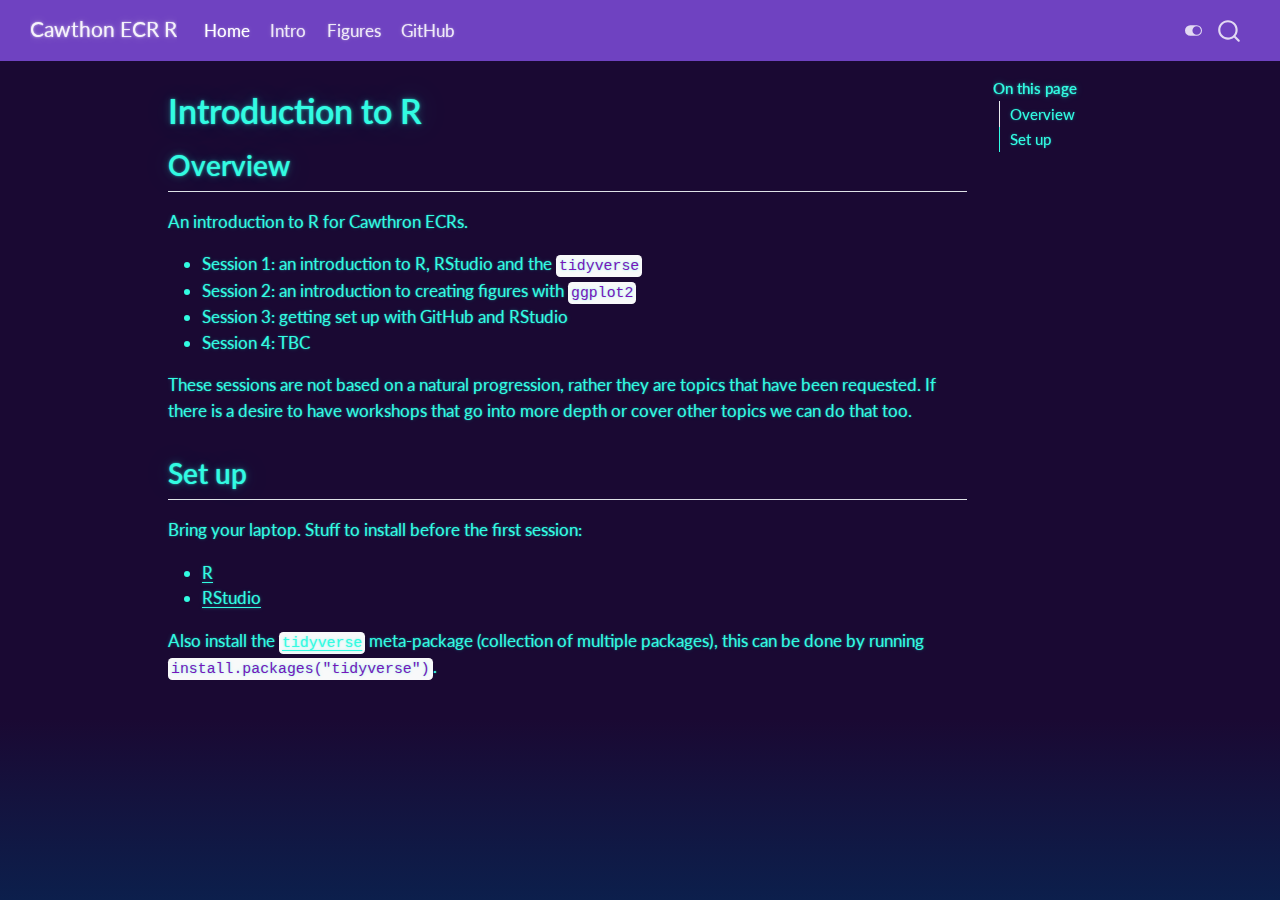
<file: docs/index.html>
<!DOCTYPE html>
<html xmlns="http://www.w3.org/1999/xhtml" lang="en" xml:lang="en"><head>

<meta charset="utf-8">
<meta name="generator" content="quarto-1.5.57">

<meta name="viewport" content="width=device-width, initial-scale=1.0, user-scalable=yes">


<title>Introduction to R – Cawthon ECR R</title>
<style>
code{white-space: pre-wrap;}
span.smallcaps{font-variant: small-caps;}
div.columns{display: flex; gap: min(4vw, 1.5em);}
div.column{flex: auto; overflow-x: auto;}
div.hanging-indent{margin-left: 1.5em; text-indent: -1.5em;}
ul.task-list{list-style: none;}
ul.task-list li input[type="checkbox"] {
  width: 0.8em;
  margin: 0 0.8em 0.2em -1em; /* quarto-specific, see https://github.com/quarto-dev/quarto-cli/issues/4556 */ 
  vertical-align: middle;
}
</style>


<script src="site_libs/quarto-nav/quarto-nav.js"></script>
<script src="site_libs/quarto-nav/headroom.min.js"></script>
<script src="site_libs/clipboard/clipboard.min.js"></script>
<script src="site_libs/quarto-search/autocomplete.umd.js"></script>
<script src="site_libs/quarto-search/fuse.min.js"></script>
<script src="site_libs/quarto-search/quarto-search.js"></script>
<meta name="quarto:offset" content="./">
<script src="site_libs/quarto-html/quarto.js"></script>
<script src="site_libs/quarto-html/popper.min.js"></script>
<script src="site_libs/quarto-html/tippy.umd.min.js"></script>
<script src="site_libs/quarto-html/anchor.min.js"></script>
<link href="site_libs/quarto-html/tippy.css" rel="stylesheet">
<link href="site_libs/quarto-html/quarto-syntax-highlighting.css" rel="stylesheet" class="quarto-color-scheme" id="quarto-text-highlighting-styles">
<link href="site_libs/quarto-html/quarto-syntax-highlighting-dark.css" rel="stylesheet" class="quarto-color-scheme quarto-color-alternate" id="quarto-text-highlighting-styles">
<script src="site_libs/bootstrap/bootstrap.min.js"></script>
<link href="site_libs/bootstrap/bootstrap-icons.css" rel="stylesheet">
<link href="site_libs/bootstrap/bootstrap.min.css" rel="stylesheet" class="quarto-color-scheme" id="quarto-bootstrap" data-mode="light">
<link href="site_libs/bootstrap/bootstrap-dark.min.css" rel="stylesheet" class="quarto-color-scheme quarto-color-alternate" id="quarto-bootstrap" data-mode="dark">
<script id="quarto-search-options" type="application/json">{
  "location": "navbar",
  "copy-button": false,
  "collapse-after": 3,
  "panel-placement": "end",
  "type": "overlay",
  "limit": 50,
  "keyboard-shortcut": [
    "f",
    "/",
    "s"
  ],
  "show-item-context": false,
  "language": {
    "search-no-results-text": "No results",
    "search-matching-documents-text": "matching documents",
    "search-copy-link-title": "Copy link to search",
    "search-hide-matches-text": "Hide additional matches",
    "search-more-match-text": "more match in this document",
    "search-more-matches-text": "more matches in this document",
    "search-clear-button-title": "Clear",
    "search-text-placeholder": "",
    "search-detached-cancel-button-title": "Cancel",
    "search-submit-button-title": "Submit",
    "search-label": "Search"
  }
}</script>


<link rel="stylesheet" href="styles.css">
</head>

<body class="nav-fixed">

<div id="quarto-search-results"></div>
  <header id="quarto-header" class="headroom fixed-top">
    <nav class="navbar navbar-expand-lg " data-bs-theme="dark">
      <div class="navbar-container container-fluid">
      <div class="navbar-brand-container mx-auto">
    <a class="navbar-brand" href="./index.html">
    <span class="navbar-title">Cawthon ECR R</span>
    </a>
  </div>
            <div id="quarto-search" class="" title="Search"></div>
          <button class="navbar-toggler" type="button" data-bs-toggle="collapse" data-bs-target="#navbarCollapse" aria-controls="navbarCollapse" role="menu" aria-expanded="false" aria-label="Toggle navigation" onclick="if (window.quartoToggleHeadroom) { window.quartoToggleHeadroom(); }">
  <span class="navbar-toggler-icon"></span>
</button>
          <div class="collapse navbar-collapse" id="navbarCollapse">
            <ul class="navbar-nav navbar-nav-scroll me-auto">
  <li class="nav-item">
    <a class="nav-link active" href="./index.html" aria-current="page"> 
<span class="menu-text">Home</span></a>
  </li>  
  <li class="nav-item">
    <a class="nav-link" href="./intro.html"> 
<span class="menu-text">Intro</span></a>
  </li>  
  <li class="nav-item">
    <a class="nav-link" href="./ggplot.html"> 
<span class="menu-text">Figures</span></a>
  </li>  
  <li class="nav-item">
    <a class="nav-link" href="./github.html"> 
<span class="menu-text">GitHub</span></a>
  </li>  
</ul>
          </div> <!-- /navcollapse -->
            <div class="quarto-navbar-tools">
  <a href="" class="quarto-color-scheme-toggle quarto-navigation-tool  px-1" onclick="window.quartoToggleColorScheme(); return false;" title="Toggle dark mode"><i class="bi"></i></a>
</div>
      </div> <!-- /container-fluid -->
    </nav>
</header>
<!-- content -->
<div id="quarto-content" class="quarto-container page-columns page-rows-contents page-layout-article page-navbar">
<!-- sidebar -->
<!-- margin-sidebar -->
    <div id="quarto-margin-sidebar" class="sidebar margin-sidebar">
        <nav id="TOC" role="doc-toc" class="toc-active">
    <h2 id="toc-title">On this page</h2>
   
  <ul>
  <li><a href="#overview" id="toc-overview" class="nav-link active" data-scroll-target="#overview">Overview</a></li>
  <li><a href="#set-up" id="toc-set-up" class="nav-link" data-scroll-target="#set-up">Set up</a></li>
  </ul>
</nav>
    </div>
<!-- main -->
<main class="content" id="quarto-document-content">

<header id="title-block-header" class="quarto-title-block default">
<div class="quarto-title">
<h1 class="title">Introduction to R</h1>
</div>



<div class="quarto-title-meta">

    
  
    
  </div>
  


</header>


<section id="overview" class="level2">
<h2 class="anchored" data-anchor-id="overview">Overview</h2>
<p>An introduction to R for Cawthron ECRs.</p>
<ul>
<li>Session 1: an introduction to R, RStudio and the <code>tidyverse</code></li>
<li>Session 2: an introduction to creating figures with <code>ggplot2</code></li>
<li>Session 3: getting set up with GitHub and RStudio</li>
<li>Session 4: TBC</li>
</ul>
<p>These sessions are not based on a natural progression, rather they are topics that have been requested. If there is a desire to have workshops that go into more depth or cover other topics we can do that too.</p>
</section>
<section id="set-up" class="level2">
<h2 class="anchored" data-anchor-id="set-up">Set up</h2>
<p>Bring your laptop. Stuff to install before the first session:</p>
<ul>
<li><a href="https://cran.r-project.org/bin/windows/base/">R</a></li>
<li><a href="https://posit.co/download/rstudio-desktop/">RStudio</a></li>
</ul>
<p>Also install the <a href="https://www.tidyverse.org"><code>tidyverse</code></a> meta-package (collection of multiple packages), this can be done by running <code>install.packages("tidyverse")</code>.</p>


</section>

</main> <!-- /main -->
<script id="quarto-html-after-body" type="application/javascript">
window.document.addEventListener("DOMContentLoaded", function (event) {
  const toggleBodyColorMode = (bsSheetEl) => {
    const mode = bsSheetEl.getAttribute("data-mode");
    const bodyEl = window.document.querySelector("body");
    if (mode === "dark") {
      bodyEl.classList.add("quarto-dark");
      bodyEl.classList.remove("quarto-light");
    } else {
      bodyEl.classList.add("quarto-light");
      bodyEl.classList.remove("quarto-dark");
    }
  }
  const toggleBodyColorPrimary = () => {
    const bsSheetEl = window.document.querySelector("link#quarto-bootstrap");
    if (bsSheetEl) {
      toggleBodyColorMode(bsSheetEl);
    }
  }
  toggleBodyColorPrimary();  
  const disableStylesheet = (stylesheets) => {
    for (let i=0; i < stylesheets.length; i++) {
      const stylesheet = stylesheets[i];
      stylesheet.rel = 'prefetch';
    }
  }
  const enableStylesheet = (stylesheets) => {
    for (let i=0; i < stylesheets.length; i++) {
      const stylesheet = stylesheets[i];
      stylesheet.rel = 'stylesheet';
    }
  }
  const manageTransitions = (selector, allowTransitions) => {
    const els = window.document.querySelectorAll(selector);
    for (let i=0; i < els.length; i++) {
      const el = els[i];
      if (allowTransitions) {
        el.classList.remove('notransition');
      } else {
        el.classList.add('notransition');
      }
    }
  }
  const toggleGiscusIfUsed = (isAlternate, darkModeDefault) => {
    const baseTheme = document.querySelector('#giscus-base-theme')?.value ?? 'light';
    const alternateTheme = document.querySelector('#giscus-alt-theme')?.value ?? 'dark';
    let newTheme = '';
    if(darkModeDefault) {
      newTheme = isAlternate ? baseTheme : alternateTheme;
    } else {
      newTheme = isAlternate ? alternateTheme : baseTheme;
    }
    const changeGiscusTheme = () => {
      // From: https://github.com/giscus/giscus/issues/336
      const sendMessage = (message) => {
        const iframe = document.querySelector('iframe.giscus-frame');
        if (!iframe) return;
        iframe.contentWindow.postMessage({ giscus: message }, 'https://giscus.app');
      }
      sendMessage({
        setConfig: {
          theme: newTheme
        }
      });
    }
    const isGiscussLoaded = window.document.querySelector('iframe.giscus-frame') !== null;
    if (isGiscussLoaded) {
      changeGiscusTheme();
    }
  }
  const toggleColorMode = (alternate) => {
    // Switch the stylesheets
    const alternateStylesheets = window.document.querySelectorAll('link.quarto-color-scheme.quarto-color-alternate');
    manageTransitions('#quarto-margin-sidebar .nav-link', false);
    if (alternate) {
      enableStylesheet(alternateStylesheets);
      for (const sheetNode of alternateStylesheets) {
        if (sheetNode.id === "quarto-bootstrap") {
          toggleBodyColorMode(sheetNode);
        }
      }
    } else {
      disableStylesheet(alternateStylesheets);
      toggleBodyColorPrimary();
    }
    manageTransitions('#quarto-margin-sidebar .nav-link', true);
    // Switch the toggles
    const toggles = window.document.querySelectorAll('.quarto-color-scheme-toggle');
    for (let i=0; i < toggles.length; i++) {
      const toggle = toggles[i];
      if (toggle) {
        if (alternate) {
          toggle.classList.add("alternate");     
        } else {
          toggle.classList.remove("alternate");
        }
      }
    }
    // Hack to workaround the fact that safari doesn't
    // properly recolor the scrollbar when toggling (#1455)
    if (navigator.userAgent.indexOf('Safari') > 0 && navigator.userAgent.indexOf('Chrome') == -1) {
      manageTransitions("body", false);
      window.scrollTo(0, 1);
      setTimeout(() => {
        window.scrollTo(0, 0);
        manageTransitions("body", true);
      }, 40);  
    }
  }
  const isFileUrl = () => { 
    return window.location.protocol === 'file:';
  }
  const hasAlternateSentinel = () => {  
    let styleSentinel = getColorSchemeSentinel();
    if (styleSentinel !== null) {
      return styleSentinel === "alternate";
    } else {
      return false;
    }
  }
  const setStyleSentinel = (alternate) => {
    const value = alternate ? "alternate" : "default";
    if (!isFileUrl()) {
      window.localStorage.setItem("quarto-color-scheme", value);
    } else {
      localAlternateSentinel = value;
    }
  }
  const getColorSchemeSentinel = () => {
    if (!isFileUrl()) {
      const storageValue = window.localStorage.getItem("quarto-color-scheme");
      return storageValue != null ? storageValue : localAlternateSentinel;
    } else {
      return localAlternateSentinel;
    }
  }
  const darkModeDefault = true;
  let localAlternateSentinel = darkModeDefault ? 'alternate' : 'default';
  // Dark / light mode switch
  window.quartoToggleColorScheme = () => {
    // Read the current dark / light value 
    let toAlternate = !hasAlternateSentinel();
    toggleColorMode(toAlternate);
    setStyleSentinel(toAlternate);
    toggleGiscusIfUsed(toAlternate, darkModeDefault);
  };
  // Ensure there is a toggle, if there isn't float one in the top right
  if (window.document.querySelector('.quarto-color-scheme-toggle') === null) {
    const a = window.document.createElement('a');
    a.classList.add('top-right');
    a.classList.add('quarto-color-scheme-toggle');
    a.href = "";
    a.onclick = function() { try { window.quartoToggleColorScheme(); } catch {} return false; };
    const i = window.document.createElement("i");
    i.classList.add('bi');
    a.appendChild(i);
    window.document.body.appendChild(a);
  }
  // Switch to dark mode if need be
  if (hasAlternateSentinel()) {
    toggleColorMode(true);
  } else {
    toggleColorMode(false);
  }
  const icon = "";
  const anchorJS = new window.AnchorJS();
  anchorJS.options = {
    placement: 'right',
    icon: icon
  };
  anchorJS.add('.anchored');
  const isCodeAnnotation = (el) => {
    for (const clz of el.classList) {
      if (clz.startsWith('code-annotation-')) {                     
        return true;
      }
    }
    return false;
  }
  const onCopySuccess = function(e) {
    // button target
    const button = e.trigger;
    // don't keep focus
    button.blur();
    // flash "checked"
    button.classList.add('code-copy-button-checked');
    var currentTitle = button.getAttribute("title");
    button.setAttribute("title", "Copied!");
    let tooltip;
    if (window.bootstrap) {
      button.setAttribute("data-bs-toggle", "tooltip");
      button.setAttribute("data-bs-placement", "left");
      button.setAttribute("data-bs-title", "Copied!");
      tooltip = new bootstrap.Tooltip(button, 
        { trigger: "manual", 
          customClass: "code-copy-button-tooltip",
          offset: [0, -8]});
      tooltip.show();    
    }
    setTimeout(function() {
      if (tooltip) {
        tooltip.hide();
        button.removeAttribute("data-bs-title");
        button.removeAttribute("data-bs-toggle");
        button.removeAttribute("data-bs-placement");
      }
      button.setAttribute("title", currentTitle);
      button.classList.remove('code-copy-button-checked');
    }, 1000);
    // clear code selection
    e.clearSelection();
  }
  const getTextToCopy = function(trigger) {
      const codeEl = trigger.previousElementSibling.cloneNode(true);
      for (const childEl of codeEl.children) {
        if (isCodeAnnotation(childEl)) {
          childEl.remove();
        }
      }
      return codeEl.innerText;
  }
  const clipboard = new window.ClipboardJS('.code-copy-button:not([data-in-quarto-modal])', {
    text: getTextToCopy
  });
  clipboard.on('success', onCopySuccess);
  if (window.document.getElementById('quarto-embedded-source-code-modal')) {
    // For code content inside modals, clipBoardJS needs to be initialized with a container option
    // TODO: Check when it could be a function (https://github.com/zenorocha/clipboard.js/issues/860)
    const clipboardModal = new window.ClipboardJS('.code-copy-button[data-in-quarto-modal]', {
      text: getTextToCopy,
      container: window.document.getElementById('quarto-embedded-source-code-modal')
    });
    clipboardModal.on('success', onCopySuccess);
  }
    var localhostRegex = new RegExp(/^(?:http|https):\/\/localhost\:?[0-9]*\//);
    var mailtoRegex = new RegExp(/^mailto:/);
      var filterRegex = new RegExp('/' + window.location.host + '/');
    var isInternal = (href) => {
        return filterRegex.test(href) || localhostRegex.test(href) || mailtoRegex.test(href);
    }
    // Inspect non-navigation links and adorn them if external
 	var links = window.document.querySelectorAll('a[href]:not(.nav-link):not(.navbar-brand):not(.toc-action):not(.sidebar-link):not(.sidebar-item-toggle):not(.pagination-link):not(.no-external):not([aria-hidden]):not(.dropdown-item):not(.quarto-navigation-tool):not(.about-link)');
    for (var i=0; i<links.length; i++) {
      const link = links[i];
      if (!isInternal(link.href)) {
        // undo the damage that might have been done by quarto-nav.js in the case of
        // links that we want to consider external
        if (link.dataset.originalHref !== undefined) {
          link.href = link.dataset.originalHref;
        }
      }
    }
  function tippyHover(el, contentFn, onTriggerFn, onUntriggerFn) {
    const config = {
      allowHTML: true,
      maxWidth: 500,
      delay: 100,
      arrow: false,
      appendTo: function(el) {
          return el.parentElement;
      },
      interactive: true,
      interactiveBorder: 10,
      theme: 'quarto',
      placement: 'bottom-start',
    };
    if (contentFn) {
      config.content = contentFn;
    }
    if (onTriggerFn) {
      config.onTrigger = onTriggerFn;
    }
    if (onUntriggerFn) {
      config.onUntrigger = onUntriggerFn;
    }
    window.tippy(el, config); 
  }
  const noterefs = window.document.querySelectorAll('a[role="doc-noteref"]');
  for (var i=0; i<noterefs.length; i++) {
    const ref = noterefs[i];
    tippyHover(ref, function() {
      // use id or data attribute instead here
      let href = ref.getAttribute('data-footnote-href') || ref.getAttribute('href');
      try { href = new URL(href).hash; } catch {}
      const id = href.replace(/^#\/?/, "");
      const note = window.document.getElementById(id);
      if (note) {
        return note.innerHTML;
      } else {
        return "";
      }
    });
  }
  const xrefs = window.document.querySelectorAll('a.quarto-xref');
  const processXRef = (id, note) => {
    // Strip column container classes
    const stripColumnClz = (el) => {
      el.classList.remove("page-full", "page-columns");
      if (el.children) {
        for (const child of el.children) {
          stripColumnClz(child);
        }
      }
    }
    stripColumnClz(note)
    if (id === null || id.startsWith('sec-')) {
      // Special case sections, only their first couple elements
      const container = document.createElement("div");
      if (note.children && note.children.length > 2) {
        container.appendChild(note.children[0].cloneNode(true));
        for (let i = 1; i < note.children.length; i++) {
          const child = note.children[i];
          if (child.tagName === "P" && child.innerText === "") {
            continue;
          } else {
            container.appendChild(child.cloneNode(true));
            break;
          }
        }
        if (window.Quarto?.typesetMath) {
          window.Quarto.typesetMath(container);
        }
        return container.innerHTML
      } else {
        if (window.Quarto?.typesetMath) {
          window.Quarto.typesetMath(note);
        }
        return note.innerHTML;
      }
    } else {
      // Remove any anchor links if they are present
      const anchorLink = note.querySelector('a.anchorjs-link');
      if (anchorLink) {
        anchorLink.remove();
      }
      if (window.Quarto?.typesetMath) {
        window.Quarto.typesetMath(note);
      }
      // TODO in 1.5, we should make sure this works without a callout special case
      if (note.classList.contains("callout")) {
        return note.outerHTML;
      } else {
        return note.innerHTML;
      }
    }
  }
  for (var i=0; i<xrefs.length; i++) {
    const xref = xrefs[i];
    tippyHover(xref, undefined, function(instance) {
      instance.disable();
      let url = xref.getAttribute('href');
      let hash = undefined; 
      if (url.startsWith('#')) {
        hash = url;
      } else {
        try { hash = new URL(url).hash; } catch {}
      }
      if (hash) {
        const id = hash.replace(/^#\/?/, "");
        const note = window.document.getElementById(id);
        if (note !== null) {
          try {
            const html = processXRef(id, note.cloneNode(true));
            instance.setContent(html);
          } finally {
            instance.enable();
            instance.show();
          }
        } else {
          // See if we can fetch this
          fetch(url.split('#')[0])
          .then(res => res.text())
          .then(html => {
            const parser = new DOMParser();
            const htmlDoc = parser.parseFromString(html, "text/html");
            const note = htmlDoc.getElementById(id);
            if (note !== null) {
              const html = processXRef(id, note);
              instance.setContent(html);
            } 
          }).finally(() => {
            instance.enable();
            instance.show();
          });
        }
      } else {
        // See if we can fetch a full url (with no hash to target)
        // This is a special case and we should probably do some content thinning / targeting
        fetch(url)
        .then(res => res.text())
        .then(html => {
          const parser = new DOMParser();
          const htmlDoc = parser.parseFromString(html, "text/html");
          const note = htmlDoc.querySelector('main.content');
          if (note !== null) {
            // This should only happen for chapter cross references
            // (since there is no id in the URL)
            // remove the first header
            if (note.children.length > 0 && note.children[0].tagName === "HEADER") {
              note.children[0].remove();
            }
            const html = processXRef(null, note);
            instance.setContent(html);
          } 
        }).finally(() => {
          instance.enable();
          instance.show();
        });
      }
    }, function(instance) {
    });
  }
      let selectedAnnoteEl;
      const selectorForAnnotation = ( cell, annotation) => {
        let cellAttr = 'data-code-cell="' + cell + '"';
        let lineAttr = 'data-code-annotation="' +  annotation + '"';
        const selector = 'span[' + cellAttr + '][' + lineAttr + ']';
        return selector;
      }
      const selectCodeLines = (annoteEl) => {
        const doc = window.document;
        const targetCell = annoteEl.getAttribute("data-target-cell");
        const targetAnnotation = annoteEl.getAttribute("data-target-annotation");
        const annoteSpan = window.document.querySelector(selectorForAnnotation(targetCell, targetAnnotation));
        const lines = annoteSpan.getAttribute("data-code-lines").split(",");
        const lineIds = lines.map((line) => {
          return targetCell + "-" + line;
        })
        let top = null;
        let height = null;
        let parent = null;
        if (lineIds.length > 0) {
            //compute the position of the single el (top and bottom and make a div)
            const el = window.document.getElementById(lineIds[0]);
            top = el.offsetTop;
            height = el.offsetHeight;
            parent = el.parentElement.parentElement;
          if (lineIds.length > 1) {
            const lastEl = window.document.getElementById(lineIds[lineIds.length - 1]);
            const bottom = lastEl.offsetTop + lastEl.offsetHeight;
            height = bottom - top;
          }
          if (top !== null && height !== null && parent !== null) {
            // cook up a div (if necessary) and position it 
            let div = window.document.getElementById("code-annotation-line-highlight");
            if (div === null) {
              div = window.document.createElement("div");
              div.setAttribute("id", "code-annotation-line-highlight");
              div.style.position = 'absolute';
              parent.appendChild(div);
            }
            div.style.top = top - 2 + "px";
            div.style.height = height + 4 + "px";
            div.style.left = 0;
            let gutterDiv = window.document.getElementById("code-annotation-line-highlight-gutter");
            if (gutterDiv === null) {
              gutterDiv = window.document.createElement("div");
              gutterDiv.setAttribute("id", "code-annotation-line-highlight-gutter");
              gutterDiv.style.position = 'absolute';
              const codeCell = window.document.getElementById(targetCell);
              const gutter = codeCell.querySelector('.code-annotation-gutter');
              gutter.appendChild(gutterDiv);
            }
            gutterDiv.style.top = top - 2 + "px";
            gutterDiv.style.height = height + 4 + "px";
          }
          selectedAnnoteEl = annoteEl;
        }
      };
      const unselectCodeLines = () => {
        const elementsIds = ["code-annotation-line-highlight", "code-annotation-line-highlight-gutter"];
        elementsIds.forEach((elId) => {
          const div = window.document.getElementById(elId);
          if (div) {
            div.remove();
          }
        });
        selectedAnnoteEl = undefined;
      };
        // Handle positioning of the toggle
    window.addEventListener(
      "resize",
      throttle(() => {
        elRect = undefined;
        if (selectedAnnoteEl) {
          selectCodeLines(selectedAnnoteEl);
        }
      }, 10)
    );
    function throttle(fn, ms) {
    let throttle = false;
    let timer;
      return (...args) => {
        if(!throttle) { // first call gets through
            fn.apply(this, args);
            throttle = true;
        } else { // all the others get throttled
            if(timer) clearTimeout(timer); // cancel #2
            timer = setTimeout(() => {
              fn.apply(this, args);
              timer = throttle = false;
            }, ms);
        }
      };
    }
      // Attach click handler to the DT
      const annoteDls = window.document.querySelectorAll('dt[data-target-cell]');
      for (const annoteDlNode of annoteDls) {
        annoteDlNode.addEventListener('click', (event) => {
          const clickedEl = event.target;
          if (clickedEl !== selectedAnnoteEl) {
            unselectCodeLines();
            const activeEl = window.document.querySelector('dt[data-target-cell].code-annotation-active');
            if (activeEl) {
              activeEl.classList.remove('code-annotation-active');
            }
            selectCodeLines(clickedEl);
            clickedEl.classList.add('code-annotation-active');
          } else {
            // Unselect the line
            unselectCodeLines();
            clickedEl.classList.remove('code-annotation-active');
          }
        });
      }
  const findCites = (el) => {
    const parentEl = el.parentElement;
    if (parentEl) {
      const cites = parentEl.dataset.cites;
      if (cites) {
        return {
          el,
          cites: cites.split(' ')
        };
      } else {
        return findCites(el.parentElement)
      }
    } else {
      return undefined;
    }
  };
  var bibliorefs = window.document.querySelectorAll('a[role="doc-biblioref"]');
  for (var i=0; i<bibliorefs.length; i++) {
    const ref = bibliorefs[i];
    const citeInfo = findCites(ref);
    if (citeInfo) {
      tippyHover(citeInfo.el, function() {
        var popup = window.document.createElement('div');
        citeInfo.cites.forEach(function(cite) {
          var citeDiv = window.document.createElement('div');
          citeDiv.classList.add('hanging-indent');
          citeDiv.classList.add('csl-entry');
          var biblioDiv = window.document.getElementById('ref-' + cite);
          if (biblioDiv) {
            citeDiv.innerHTML = biblioDiv.innerHTML;
          }
          popup.appendChild(citeDiv);
        });
        return popup.innerHTML;
      });
    }
  }
});
</script>
</div> <!-- /content -->




</body></html>
</file>
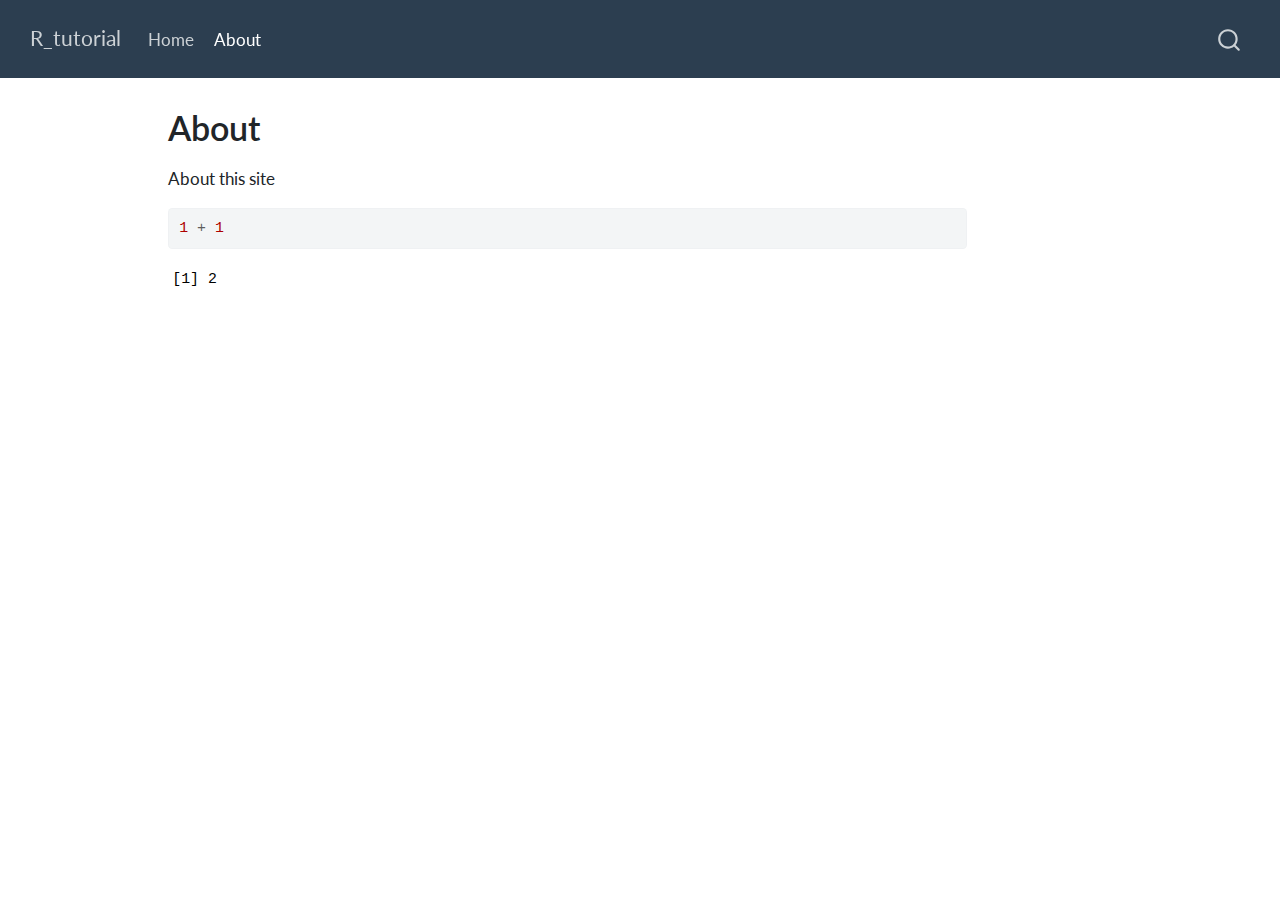
<file: docs/about.html>
<!DOCTYPE html>
<html xmlns="http://www.w3.org/1999/xhtml" lang="en" xml:lang="en"><head>

<meta charset="utf-8">
<meta name="generator" content="quarto-1.3.353">

<meta name="viewport" content="width=device-width, initial-scale=1.0, user-scalable=yes">


<title>R_tutorial - About</title>
<style>
code{white-space: pre-wrap;}
span.smallcaps{font-variant: small-caps;}
div.columns{display: flex; gap: min(4vw, 1.5em);}
div.column{flex: auto; overflow-x: auto;}
div.hanging-indent{margin-left: 1.5em; text-indent: -1.5em;}
ul.task-list{list-style: none;}
ul.task-list li input[type="checkbox"] {
  width: 0.8em;
  margin: 0 0.8em 0.2em -1em; /* quarto-specific, see https://github.com/quarto-dev/quarto-cli/issues/4556 */ 
  vertical-align: middle;
}
/* CSS for syntax highlighting */
pre > code.sourceCode { white-space: pre; position: relative; }
pre > code.sourceCode > span { display: inline-block; line-height: 1.25; }
pre > code.sourceCode > span:empty { height: 1.2em; }
.sourceCode { overflow: visible; }
code.sourceCode > span { color: inherit; text-decoration: inherit; }
div.sourceCode { margin: 1em 0; }
pre.sourceCode { margin: 0; }
@media screen {
div.sourceCode { overflow: auto; }
}
@media print {
pre > code.sourceCode { white-space: pre-wrap; }
pre > code.sourceCode > span { text-indent: -5em; padding-left: 5em; }
}
pre.numberSource code
  { counter-reset: source-line 0; }
pre.numberSource code > span
  { position: relative; left: -4em; counter-increment: source-line; }
pre.numberSource code > span > a:first-child::before
  { content: counter(source-line);
    position: relative; left: -1em; text-align: right; vertical-align: baseline;
    border: none; display: inline-block;
    -webkit-touch-callout: none; -webkit-user-select: none;
    -khtml-user-select: none; -moz-user-select: none;
    -ms-user-select: none; user-select: none;
    padding: 0 4px; width: 4em;
  }
pre.numberSource { margin-left: 3em;  padding-left: 4px; }
div.sourceCode
  {   }
@media screen {
pre > code.sourceCode > span > a:first-child::before { text-decoration: underline; }
}
</style>


<script src="site_libs/quarto-nav/quarto-nav.js"></script>
<script src="site_libs/quarto-nav/headroom.min.js"></script>
<script src="site_libs/clipboard/clipboard.min.js"></script>
<script src="site_libs/quarto-search/autocomplete.umd.js"></script>
<script src="site_libs/quarto-search/fuse.min.js"></script>
<script src="site_libs/quarto-search/quarto-search.js"></script>
<meta name="quarto:offset" content="./">
<script src="site_libs/quarto-html/quarto.js"></script>
<script src="site_libs/quarto-html/popper.min.js"></script>
<script src="site_libs/quarto-html/tippy.umd.min.js"></script>
<script src="site_libs/quarto-html/anchor.min.js"></script>
<link href="site_libs/quarto-html/tippy.css" rel="stylesheet">
<link href="site_libs/quarto-html/quarto-syntax-highlighting.css" rel="stylesheet" id="quarto-text-highlighting-styles">
<script src="site_libs/bootstrap/bootstrap.min.js"></script>
<link href="site_libs/bootstrap/bootstrap-icons.css" rel="stylesheet">
<link href="site_libs/bootstrap/bootstrap.min.css" rel="stylesheet" id="quarto-bootstrap" data-mode="light">
<script id="quarto-search-options" type="application/json">{
  "location": "navbar",
  "copy-button": false,
  "collapse-after": 3,
  "panel-placement": "end",
  "type": "overlay",
  "limit": 20,
  "language": {
    "search-no-results-text": "No results",
    "search-matching-documents-text": "matching documents",
    "search-copy-link-title": "Copy link to search",
    "search-hide-matches-text": "Hide additional matches",
    "search-more-match-text": "more match in this document",
    "search-more-matches-text": "more matches in this document",
    "search-clear-button-title": "Clear",
    "search-detached-cancel-button-title": "Cancel",
    "search-submit-button-title": "Submit"
  }
}</script>


<link rel="stylesheet" href="styles.css">
</head>

<body class="nav-fixed">

<div id="quarto-search-results"></div>
  <header id="quarto-header" class="headroom fixed-top">
    <nav class="navbar navbar-expand-lg navbar-dark ">
      <div class="navbar-container container-fluid">
      <div class="navbar-brand-container">
    <a class="navbar-brand" href="./index.html">
    <span class="navbar-title">R_tutorial</span>
    </a>
  </div>
            <div id="quarto-search" class="" title="Search"></div>
          <button class="navbar-toggler" type="button" data-bs-toggle="collapse" data-bs-target="#navbarCollapse" aria-controls="navbarCollapse" aria-expanded="false" aria-label="Toggle navigation" onclick="if (window.quartoToggleHeadroom) { window.quartoToggleHeadroom(); }">
  <span class="navbar-toggler-icon"></span>
</button>
          <div class="collapse navbar-collapse" id="navbarCollapse">
            <ul class="navbar-nav navbar-nav-scroll me-auto">
  <li class="nav-item">
    <a class="nav-link" href="./index.html" rel="" target="">
 <span class="menu-text">Home</span></a>
  </li>  
  <li class="nav-item">
    <a class="nav-link active" href="./about.html" rel="" target="" aria-current="page">
 <span class="menu-text">About</span></a>
  </li>  
</ul>
            <div class="quarto-navbar-tools ms-auto">
</div>
          </div> <!-- /navcollapse -->
      </div> <!-- /container-fluid -->
    </nav>
</header>
<!-- content -->
<div id="quarto-content" class="quarto-container page-columns page-rows-contents page-layout-article page-navbar">
<!-- sidebar -->
<!-- margin-sidebar -->
    <div id="quarto-margin-sidebar" class="sidebar margin-sidebar">
        
    </div>
<!-- main -->
<main class="content" id="quarto-document-content">

<header id="title-block-header" class="quarto-title-block default">
<div class="quarto-title">
<h1 class="title">About</h1>
</div>



<div class="quarto-title-meta">

    
  
    
  </div>
  

</header>

<p>About this site</p>
<div class="cell">
<div class="sourceCode cell-code" id="cb1"><pre class="sourceCode r code-with-copy"><code class="sourceCode r"><span id="cb1-1"><a href="#cb1-1" aria-hidden="true" tabindex="-1"></a><span class="dv">1</span> <span class="sc">+</span> <span class="dv">1</span></span></code><button title="Copy to Clipboard" class="code-copy-button"><i class="bi"></i></button></pre></div>
<div class="cell-output cell-output-stdout">
<pre><code>[1] 2</code></pre>
</div>
</div>



</main> <!-- /main -->
<script id="quarto-html-after-body" type="application/javascript">
window.document.addEventListener("DOMContentLoaded", function (event) {
  const toggleBodyColorMode = (bsSheetEl) => {
    const mode = bsSheetEl.getAttribute("data-mode");
    const bodyEl = window.document.querySelector("body");
    if (mode === "dark") {
      bodyEl.classList.add("quarto-dark");
      bodyEl.classList.remove("quarto-light");
    } else {
      bodyEl.classList.add("quarto-light");
      bodyEl.classList.remove("quarto-dark");
    }
  }
  const toggleBodyColorPrimary = () => {
    const bsSheetEl = window.document.querySelector("link#quarto-bootstrap");
    if (bsSheetEl) {
      toggleBodyColorMode(bsSheetEl);
    }
  }
  toggleBodyColorPrimary();  
  const icon = "";
  const anchorJS = new window.AnchorJS();
  anchorJS.options = {
    placement: 'right',
    icon: icon
  };
  anchorJS.add('.anchored');
  const isCodeAnnotation = (el) => {
    for (const clz of el.classList) {
      if (clz.startsWith('code-annotation-')) {                     
        return true;
      }
    }
    return false;
  }
  const clipboard = new window.ClipboardJS('.code-copy-button', {
    text: function(trigger) {
      const codeEl = trigger.previousElementSibling.cloneNode(true);
      for (const childEl of codeEl.children) {
        if (isCodeAnnotation(childEl)) {
          childEl.remove();
        }
      }
      return codeEl.innerText;
    }
  });
  clipboard.on('success', function(e) {
    // button target
    const button = e.trigger;
    // don't keep focus
    button.blur();
    // flash "checked"
    button.classList.add('code-copy-button-checked');
    var currentTitle = button.getAttribute("title");
    button.setAttribute("title", "Copied!");
    let tooltip;
    if (window.bootstrap) {
      button.setAttribute("data-bs-toggle", "tooltip");
      button.setAttribute("data-bs-placement", "left");
      button.setAttribute("data-bs-title", "Copied!");
      tooltip = new bootstrap.Tooltip(button, 
        { trigger: "manual", 
          customClass: "code-copy-button-tooltip",
          offset: [0, -8]});
      tooltip.show();    
    }
    setTimeout(function() {
      if (tooltip) {
        tooltip.hide();
        button.removeAttribute("data-bs-title");
        button.removeAttribute("data-bs-toggle");
        button.removeAttribute("data-bs-placement");
      }
      button.setAttribute("title", currentTitle);
      button.classList.remove('code-copy-button-checked');
    }, 1000);
    // clear code selection
    e.clearSelection();
  });
  function tippyHover(el, contentFn) {
    const config = {
      allowHTML: true,
      content: contentFn,
      maxWidth: 500,
      delay: 100,
      arrow: false,
      appendTo: function(el) {
          return el.parentElement;
      },
      interactive: true,
      interactiveBorder: 10,
      theme: 'quarto',
      placement: 'bottom-start'
    };
    window.tippy(el, config); 
  }
  const noterefs = window.document.querySelectorAll('a[role="doc-noteref"]');
  for (var i=0; i<noterefs.length; i++) {
    const ref = noterefs[i];
    tippyHover(ref, function() {
      // use id or data attribute instead here
      let href = ref.getAttribute('data-footnote-href') || ref.getAttribute('href');
      try { href = new URL(href).hash; } catch {}
      const id = href.replace(/^#\/?/, "");
      const note = window.document.getElementById(id);
      return note.innerHTML;
    });
  }
      let selectedAnnoteEl;
      const selectorForAnnotation = ( cell, annotation) => {
        let cellAttr = 'data-code-cell="' + cell + '"';
        let lineAttr = 'data-code-annotation="' +  annotation + '"';
        const selector = 'span[' + cellAttr + '][' + lineAttr + ']';
        return selector;
      }
      const selectCodeLines = (annoteEl) => {
        const doc = window.document;
        const targetCell = annoteEl.getAttribute("data-target-cell");
        const targetAnnotation = annoteEl.getAttribute("data-target-annotation");
        const annoteSpan = window.document.querySelector(selectorForAnnotation(targetCell, targetAnnotation));
        const lines = annoteSpan.getAttribute("data-code-lines").split(",");
        const lineIds = lines.map((line) => {
          return targetCell + "-" + line;
        })
        let top = null;
        let height = null;
        let parent = null;
        if (lineIds.length > 0) {
            //compute the position of the single el (top and bottom and make a div)
            const el = window.document.getElementById(lineIds[0]);
            top = el.offsetTop;
            height = el.offsetHeight;
            parent = el.parentElement.parentElement;
          if (lineIds.length > 1) {
            const lastEl = window.document.getElementById(lineIds[lineIds.length - 1]);
            const bottom = lastEl.offsetTop + lastEl.offsetHeight;
            height = bottom - top;
          }
          if (top !== null && height !== null && parent !== null) {
            // cook up a div (if necessary) and position it 
            let div = window.document.getElementById("code-annotation-line-highlight");
            if (div === null) {
              div = window.document.createElement("div");
              div.setAttribute("id", "code-annotation-line-highlight");
              div.style.position = 'absolute';
              parent.appendChild(div);
            }
            div.style.top = top - 2 + "px";
            div.style.height = height + 4 + "px";
            let gutterDiv = window.document.getElementById("code-annotation-line-highlight-gutter");
            if (gutterDiv === null) {
              gutterDiv = window.document.createElement("div");
              gutterDiv.setAttribute("id", "code-annotation-line-highlight-gutter");
              gutterDiv.style.position = 'absolute';
              const codeCell = window.document.getElementById(targetCell);
              const gutter = codeCell.querySelector('.code-annotation-gutter');
              gutter.appendChild(gutterDiv);
            }
            gutterDiv.style.top = top - 2 + "px";
            gutterDiv.style.height = height + 4 + "px";
          }
          selectedAnnoteEl = annoteEl;
        }
      };
      const unselectCodeLines = () => {
        const elementsIds = ["code-annotation-line-highlight", "code-annotation-line-highlight-gutter"];
        elementsIds.forEach((elId) => {
          const div = window.document.getElementById(elId);
          if (div) {
            div.remove();
          }
        });
        selectedAnnoteEl = undefined;
      };
      // Attach click handler to the DT
      const annoteDls = window.document.querySelectorAll('dt[data-target-cell]');
      for (const annoteDlNode of annoteDls) {
        annoteDlNode.addEventListener('click', (event) => {
          const clickedEl = event.target;
          if (clickedEl !== selectedAnnoteEl) {
            unselectCodeLines();
            const activeEl = window.document.querySelector('dt[data-target-cell].code-annotation-active');
            if (activeEl) {
              activeEl.classList.remove('code-annotation-active');
            }
            selectCodeLines(clickedEl);
            clickedEl.classList.add('code-annotation-active');
          } else {
            // Unselect the line
            unselectCodeLines();
            clickedEl.classList.remove('code-annotation-active');
          }
        });
      }
  const findCites = (el) => {
    const parentEl = el.parentElement;
    if (parentEl) {
      const cites = parentEl.dataset.cites;
      if (cites) {
        return {
          el,
          cites: cites.split(' ')
        };
      } else {
        return findCites(el.parentElement)
      }
    } else {
      return undefined;
    }
  };
  var bibliorefs = window.document.querySelectorAll('a[role="doc-biblioref"]');
  for (var i=0; i<bibliorefs.length; i++) {
    const ref = bibliorefs[i];
    const citeInfo = findCites(ref);
    if (citeInfo) {
      tippyHover(citeInfo.el, function() {
        var popup = window.document.createElement('div');
        citeInfo.cites.forEach(function(cite) {
          var citeDiv = window.document.createElement('div');
          citeDiv.classList.add('hanging-indent');
          citeDiv.classList.add('csl-entry');
          var biblioDiv = window.document.getElementById('ref-' + cite);
          if (biblioDiv) {
            citeDiv.innerHTML = biblioDiv.innerHTML;
          }
          popup.appendChild(citeDiv);
        });
        return popup.innerHTML;
      });
    }
  }
});
</script>
</div> <!-- /content -->



</body></html>
</file>
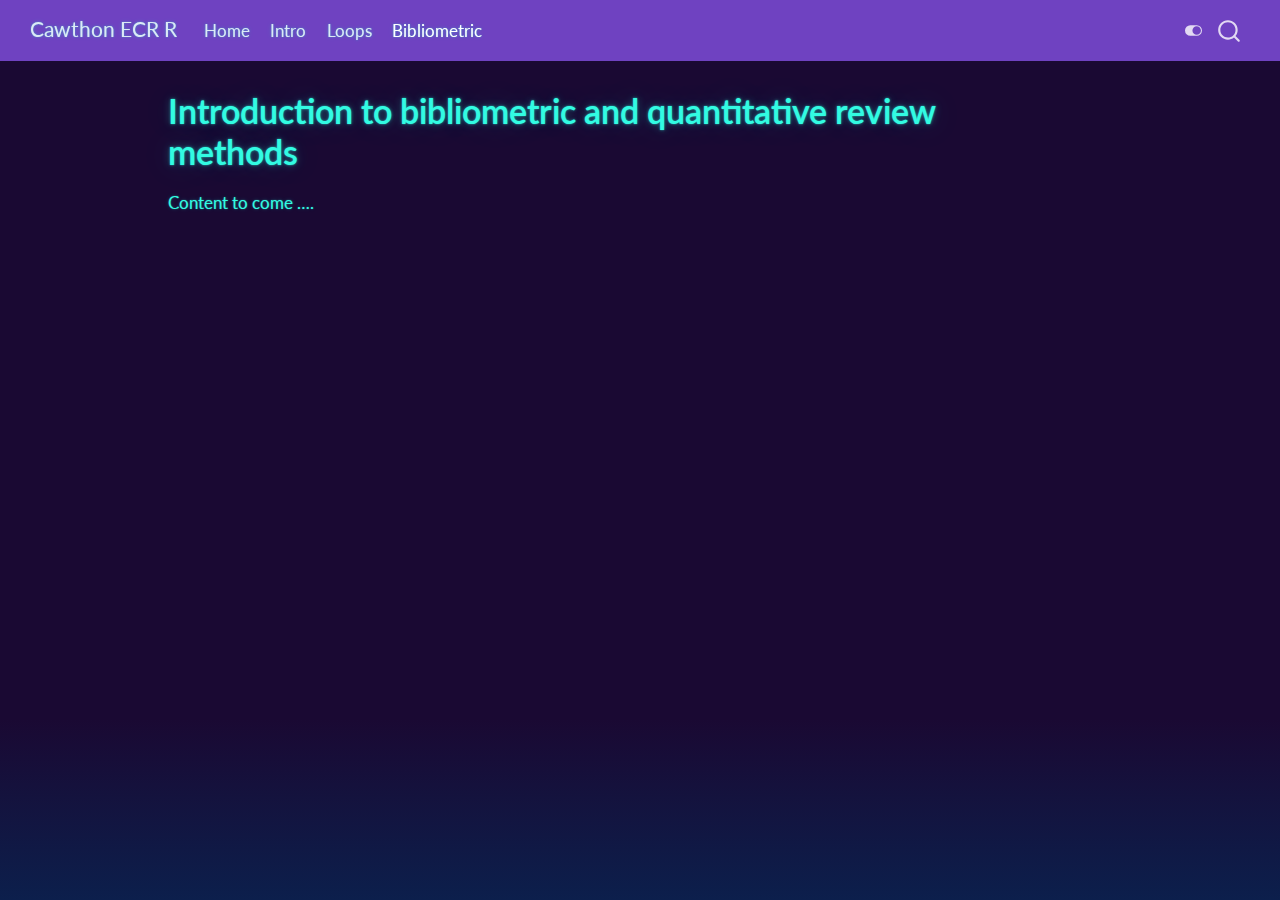
<file: docs/bibliometric.html>
<!DOCTYPE html>
<html xmlns="http://www.w3.org/1999/xhtml" lang="en" xml:lang="en"><head>

<meta charset="utf-8">
<meta name="generator" content="quarto-1.3.353">

<meta name="viewport" content="width=device-width, initial-scale=1.0, user-scalable=yes">


<title>Cawthon ECR R - Introduction to bibliometric and quantitative review methods</title>
<style>
code{white-space: pre-wrap;}
span.smallcaps{font-variant: small-caps;}
div.columns{display: flex; gap: min(4vw, 1.5em);}
div.column{flex: auto; overflow-x: auto;}
div.hanging-indent{margin-left: 1.5em; text-indent: -1.5em;}
ul.task-list{list-style: none;}
ul.task-list li input[type="checkbox"] {
  width: 0.8em;
  margin: 0 0.8em 0.2em -1em; /* quarto-specific, see https://github.com/quarto-dev/quarto-cli/issues/4556 */ 
  vertical-align: middle;
}
</style>


<script src="site_libs/quarto-nav/quarto-nav.js"></script>
<script src="site_libs/quarto-nav/headroom.min.js"></script>
<script src="site_libs/clipboard/clipboard.min.js"></script>
<script src="site_libs/quarto-search/autocomplete.umd.js"></script>
<script src="site_libs/quarto-search/fuse.min.js"></script>
<script src="site_libs/quarto-search/quarto-search.js"></script>
<meta name="quarto:offset" content="./">
<script src="site_libs/quarto-html/quarto.js"></script>
<script src="site_libs/quarto-html/popper.min.js"></script>
<script src="site_libs/quarto-html/tippy.umd.min.js"></script>
<script src="site_libs/quarto-html/anchor.min.js"></script>
<link href="site_libs/quarto-html/tippy.css" rel="stylesheet">
<link href="site_libs/quarto-html/quarto-syntax-highlighting.css" rel="stylesheet" class="quarto-color-scheme" id="quarto-text-highlighting-styles">
<link href="site_libs/quarto-html/quarto-syntax-highlighting-dark.css" rel="stylesheet" class="quarto-color-scheme quarto-color-alternate" id="quarto-text-highlighting-styles">
<script src="site_libs/bootstrap/bootstrap.min.js"></script>
<link href="site_libs/bootstrap/bootstrap-icons.css" rel="stylesheet">
<link href="site_libs/bootstrap/bootstrap.min.css" rel="stylesheet" class="quarto-color-scheme" id="quarto-bootstrap" data-mode="light">
<link href="site_libs/bootstrap/bootstrap-dark.min.css" rel="stylesheet" class="quarto-color-scheme quarto-color-alternate" id="quarto-bootstrap" data-mode="dark">
<script id="quarto-search-options" type="application/json">{
  "location": "navbar",
  "copy-button": false,
  "collapse-after": 3,
  "panel-placement": "end",
  "type": "overlay",
  "limit": 20,
  "language": {
    "search-no-results-text": "No results",
    "search-matching-documents-text": "matching documents",
    "search-copy-link-title": "Copy link to search",
    "search-hide-matches-text": "Hide additional matches",
    "search-more-match-text": "more match in this document",
    "search-more-matches-text": "more matches in this document",
    "search-clear-button-title": "Clear",
    "search-detached-cancel-button-title": "Cancel",
    "search-submit-button-title": "Submit"
  }
}</script>


<link rel="stylesheet" href="styles.css">
</head>

<body class="nav-fixed">

<div id="quarto-search-results"></div>
  <header id="quarto-header" class="headroom fixed-top">
    <nav class="navbar navbar-expand-lg navbar-dark ">
      <div class="navbar-container container-fluid">
      <div class="navbar-brand-container">
    <a class="navbar-brand" href="./index.html">
    <span class="navbar-title">Cawthon ECR R</span>
    </a>
  </div>
            <div id="quarto-search" class="" title="Search"></div>
          <button class="navbar-toggler" type="button" data-bs-toggle="collapse" data-bs-target="#navbarCollapse" aria-controls="navbarCollapse" aria-expanded="false" aria-label="Toggle navigation" onclick="if (window.quartoToggleHeadroom) { window.quartoToggleHeadroom(); }">
  <span class="navbar-toggler-icon"></span>
</button>
          <div class="collapse navbar-collapse" id="navbarCollapse">
            <ul class="navbar-nav navbar-nav-scroll me-auto">
  <li class="nav-item">
    <a class="nav-link" href="./index.html" rel="" target="">
 <span class="menu-text">Home</span></a>
  </li>  
  <li class="nav-item">
    <a class="nav-link" href="./intro.html" rel="" target="">
 <span class="menu-text">Intro</span></a>
  </li>  
  <li class="nav-item">
    <a class="nav-link" href="./loops.html" rel="" target="">
 <span class="menu-text">Loops</span></a>
  </li>  
  <li class="nav-item">
    <a class="nav-link active" href="./bibliometric.html" rel="" target="" aria-current="page">
 <span class="menu-text">Bibliometric</span></a>
  </li>  
</ul>
            <div class="quarto-navbar-tools ms-auto">
  <a href="" class="quarto-color-scheme-toggle quarto-navigation-tool  px-1" onclick="window.quartoToggleColorScheme(); return false;" title="Toggle dark mode"><i class="bi"></i></a>
</div>
          </div> <!-- /navcollapse -->
      </div> <!-- /container-fluid -->
    </nav>
</header>
<!-- content -->
<div id="quarto-content" class="quarto-container page-columns page-rows-contents page-layout-article page-navbar">
<!-- sidebar -->
<!-- margin-sidebar -->
    <div id="quarto-margin-sidebar" class="sidebar margin-sidebar">
        
    </div>
<!-- main -->
<main class="content" id="quarto-document-content">

<header id="title-block-header" class="quarto-title-block default">
<div class="quarto-title">
<h1 class="title">Introduction to bibliometric and quantitative review methods</h1>
</div>



<div class="quarto-title-meta">

    
  
    
  </div>
  

</header>

<p>Content to come ….</p>



</main> <!-- /main -->
<script id="quarto-html-after-body" type="application/javascript">
window.document.addEventListener("DOMContentLoaded", function (event) {
  const toggleBodyColorMode = (bsSheetEl) => {
    const mode = bsSheetEl.getAttribute("data-mode");
    const bodyEl = window.document.querySelector("body");
    if (mode === "dark") {
      bodyEl.classList.add("quarto-dark");
      bodyEl.classList.remove("quarto-light");
    } else {
      bodyEl.classList.add("quarto-light");
      bodyEl.classList.remove("quarto-dark");
    }
  }
  const toggleBodyColorPrimary = () => {
    const bsSheetEl = window.document.querySelector("link#quarto-bootstrap");
    if (bsSheetEl) {
      toggleBodyColorMode(bsSheetEl);
    }
  }
  toggleBodyColorPrimary();  
  const disableStylesheet = (stylesheets) => {
    for (let i=0; i < stylesheets.length; i++) {
      const stylesheet = stylesheets[i];
      stylesheet.rel = 'prefetch';
    }
  }
  const enableStylesheet = (stylesheets) => {
    for (let i=0; i < stylesheets.length; i++) {
      const stylesheet = stylesheets[i];
      stylesheet.rel = 'stylesheet';
    }
  }
  const manageTransitions = (selector, allowTransitions) => {
    const els = window.document.querySelectorAll(selector);
    for (let i=0; i < els.length; i++) {
      const el = els[i];
      if (allowTransitions) {
        el.classList.remove('notransition');
      } else {
        el.classList.add('notransition');
      }
    }
  }
  const toggleColorMode = (alternate) => {
    // Switch the stylesheets
    const alternateStylesheets = window.document.querySelectorAll('link.quarto-color-scheme.quarto-color-alternate');
    manageTransitions('#quarto-margin-sidebar .nav-link', false);
    if (alternate) {
      enableStylesheet(alternateStylesheets);
      for (const sheetNode of alternateStylesheets) {
        if (sheetNode.id === "quarto-bootstrap") {
          toggleBodyColorMode(sheetNode);
        }
      }
    } else {
      disableStylesheet(alternateStylesheets);
      toggleBodyColorPrimary();
    }
    manageTransitions('#quarto-margin-sidebar .nav-link', true);
    // Switch the toggles
    const toggles = window.document.querySelectorAll('.quarto-color-scheme-toggle');
    for (let i=0; i < toggles.length; i++) {
      const toggle = toggles[i];
      if (toggle) {
        if (alternate) {
          toggle.classList.add("alternate");     
        } else {
          toggle.classList.remove("alternate");
        }
      }
    }
    // Hack to workaround the fact that safari doesn't
    // properly recolor the scrollbar when toggling (#1455)
    if (navigator.userAgent.indexOf('Safari') > 0 && navigator.userAgent.indexOf('Chrome') == -1) {
      manageTransitions("body", false);
      window.scrollTo(0, 1);
      setTimeout(() => {
        window.scrollTo(0, 0);
        manageTransitions("body", true);
      }, 40);  
    }
  }
  const isFileUrl = () => { 
    return window.location.protocol === 'file:';
  }
  const hasAlternateSentinel = () => {  
    let styleSentinel = getColorSchemeSentinel();
    if (styleSentinel !== null) {
      return styleSentinel === "alternate";
    } else {
      return false;
    }
  }
  const setStyleSentinel = (alternate) => {
    const value = alternate ? "alternate" : "default";
    if (!isFileUrl()) {
      window.localStorage.setItem("quarto-color-scheme", value);
    } else {
      localAlternateSentinel = value;
    }
  }
  const getColorSchemeSentinel = () => {
    if (!isFileUrl()) {
      const storageValue = window.localStorage.getItem("quarto-color-scheme");
      return storageValue != null ? storageValue : localAlternateSentinel;
    } else {
      return localAlternateSentinel;
    }
  }
  let localAlternateSentinel = 'alternate';
  // Dark / light mode switch
  window.quartoToggleColorScheme = () => {
    // Read the current dark / light value 
    let toAlternate = !hasAlternateSentinel();
    toggleColorMode(toAlternate);
    setStyleSentinel(toAlternate);
  };
  // Ensure there is a toggle, if there isn't float one in the top right
  if (window.document.querySelector('.quarto-color-scheme-toggle') === null) {
    const a = window.document.createElement('a');
    a.classList.add('top-right');
    a.classList.add('quarto-color-scheme-toggle');
    a.href = "";
    a.onclick = function() { try { window.quartoToggleColorScheme(); } catch {} return false; };
    const i = window.document.createElement("i");
    i.classList.add('bi');
    a.appendChild(i);
    window.document.body.appendChild(a);
  }
  // Switch to dark mode if need be
  if (hasAlternateSentinel()) {
    toggleColorMode(true);
  } else {
    toggleColorMode(false);
  }
  const icon = "";
  const anchorJS = new window.AnchorJS();
  anchorJS.options = {
    placement: 'right',
    icon: icon
  };
  anchorJS.add('.anchored');
  const isCodeAnnotation = (el) => {
    for (const clz of el.classList) {
      if (clz.startsWith('code-annotation-')) {                     
        return true;
      }
    }
    return false;
  }
  const clipboard = new window.ClipboardJS('.code-copy-button', {
    text: function(trigger) {
      const codeEl = trigger.previousElementSibling.cloneNode(true);
      for (const childEl of codeEl.children) {
        if (isCodeAnnotation(childEl)) {
          childEl.remove();
        }
      }
      return codeEl.innerText;
    }
  });
  clipboard.on('success', function(e) {
    // button target
    const button = e.trigger;
    // don't keep focus
    button.blur();
    // flash "checked"
    button.classList.add('code-copy-button-checked');
    var currentTitle = button.getAttribute("title");
    button.setAttribute("title", "Copied!");
    let tooltip;
    if (window.bootstrap) {
      button.setAttribute("data-bs-toggle", "tooltip");
      button.setAttribute("data-bs-placement", "left");
      button.setAttribute("data-bs-title", "Copied!");
      tooltip = new bootstrap.Tooltip(button, 
        { trigger: "manual", 
          customClass: "code-copy-button-tooltip",
          offset: [0, -8]});
      tooltip.show();    
    }
    setTimeout(function() {
      if (tooltip) {
        tooltip.hide();
        button.removeAttribute("data-bs-title");
        button.removeAttribute("data-bs-toggle");
        button.removeAttribute("data-bs-placement");
      }
      button.setAttribute("title", currentTitle);
      button.classList.remove('code-copy-button-checked');
    }, 1000);
    // clear code selection
    e.clearSelection();
  });
  function tippyHover(el, contentFn) {
    const config = {
      allowHTML: true,
      content: contentFn,
      maxWidth: 500,
      delay: 100,
      arrow: false,
      appendTo: function(el) {
          return el.parentElement;
      },
      interactive: true,
      interactiveBorder: 10,
      theme: 'quarto',
      placement: 'bottom-start'
    };
    window.tippy(el, config); 
  }
  const noterefs = window.document.querySelectorAll('a[role="doc-noteref"]');
  for (var i=0; i<noterefs.length; i++) {
    const ref = noterefs[i];
    tippyHover(ref, function() {
      // use id or data attribute instead here
      let href = ref.getAttribute('data-footnote-href') || ref.getAttribute('href');
      try { href = new URL(href).hash; } catch {}
      const id = href.replace(/^#\/?/, "");
      const note = window.document.getElementById(id);
      return note.innerHTML;
    });
  }
      let selectedAnnoteEl;
      const selectorForAnnotation = ( cell, annotation) => {
        let cellAttr = 'data-code-cell="' + cell + '"';
        let lineAttr = 'data-code-annotation="' +  annotation + '"';
        const selector = 'span[' + cellAttr + '][' + lineAttr + ']';
        return selector;
      }
      const selectCodeLines = (annoteEl) => {
        const doc = window.document;
        const targetCell = annoteEl.getAttribute("data-target-cell");
        const targetAnnotation = annoteEl.getAttribute("data-target-annotation");
        const annoteSpan = window.document.querySelector(selectorForAnnotation(targetCell, targetAnnotation));
        const lines = annoteSpan.getAttribute("data-code-lines").split(",");
        const lineIds = lines.map((line) => {
          return targetCell + "-" + line;
        })
        let top = null;
        let height = null;
        let parent = null;
        if (lineIds.length > 0) {
            //compute the position of the single el (top and bottom and make a div)
            const el = window.document.getElementById(lineIds[0]);
            top = el.offsetTop;
            height = el.offsetHeight;
            parent = el.parentElement.parentElement;
          if (lineIds.length > 1) {
            const lastEl = window.document.getElementById(lineIds[lineIds.length - 1]);
            const bottom = lastEl.offsetTop + lastEl.offsetHeight;
            height = bottom - top;
          }
          if (top !== null && height !== null && parent !== null) {
            // cook up a div (if necessary) and position it 
            let div = window.document.getElementById("code-annotation-line-highlight");
            if (div === null) {
              div = window.document.createElement("div");
              div.setAttribute("id", "code-annotation-line-highlight");
              div.style.position = 'absolute';
              parent.appendChild(div);
            }
            div.style.top = top - 2 + "px";
            div.style.height = height + 4 + "px";
            let gutterDiv = window.document.getElementById("code-annotation-line-highlight-gutter");
            if (gutterDiv === null) {
              gutterDiv = window.document.createElement("div");
              gutterDiv.setAttribute("id", "code-annotation-line-highlight-gutter");
              gutterDiv.style.position = 'absolute';
              const codeCell = window.document.getElementById(targetCell);
              const gutter = codeCell.querySelector('.code-annotation-gutter');
              gutter.appendChild(gutterDiv);
            }
            gutterDiv.style.top = top - 2 + "px";
            gutterDiv.style.height = height + 4 + "px";
          }
          selectedAnnoteEl = annoteEl;
        }
      };
      const unselectCodeLines = () => {
        const elementsIds = ["code-annotation-line-highlight", "code-annotation-line-highlight-gutter"];
        elementsIds.forEach((elId) => {
          const div = window.document.getElementById(elId);
          if (div) {
            div.remove();
          }
        });
        selectedAnnoteEl = undefined;
      };
      // Attach click handler to the DT
      const annoteDls = window.document.querySelectorAll('dt[data-target-cell]');
      for (const annoteDlNode of annoteDls) {
        annoteDlNode.addEventListener('click', (event) => {
          const clickedEl = event.target;
          if (clickedEl !== selectedAnnoteEl) {
            unselectCodeLines();
            const activeEl = window.document.querySelector('dt[data-target-cell].code-annotation-active');
            if (activeEl) {
              activeEl.classList.remove('code-annotation-active');
            }
            selectCodeLines(clickedEl);
            clickedEl.classList.add('code-annotation-active');
          } else {
            // Unselect the line
            unselectCodeLines();
            clickedEl.classList.remove('code-annotation-active');
          }
        });
      }
  const findCites = (el) => {
    const parentEl = el.parentElement;
    if (parentEl) {
      const cites = parentEl.dataset.cites;
      if (cites) {
        return {
          el,
          cites: cites.split(' ')
        };
      } else {
        return findCites(el.parentElement)
      }
    } else {
      return undefined;
    }
  };
  var bibliorefs = window.document.querySelectorAll('a[role="doc-biblioref"]');
  for (var i=0; i<bibliorefs.length; i++) {
    const ref = bibliorefs[i];
    const citeInfo = findCites(ref);
    if (citeInfo) {
      tippyHover(citeInfo.el, function() {
        var popup = window.document.createElement('div');
        citeInfo.cites.forEach(function(cite) {
          var citeDiv = window.document.createElement('div');
          citeDiv.classList.add('hanging-indent');
          citeDiv.classList.add('csl-entry');
          var biblioDiv = window.document.getElementById('ref-' + cite);
          if (biblioDiv) {
            citeDiv.innerHTML = biblioDiv.innerHTML;
          }
          popup.appendChild(citeDiv);
        });
        return popup.innerHTML;
      });
    }
  }
});
</script>
</div> <!-- /content -->



</body></html>
</file>
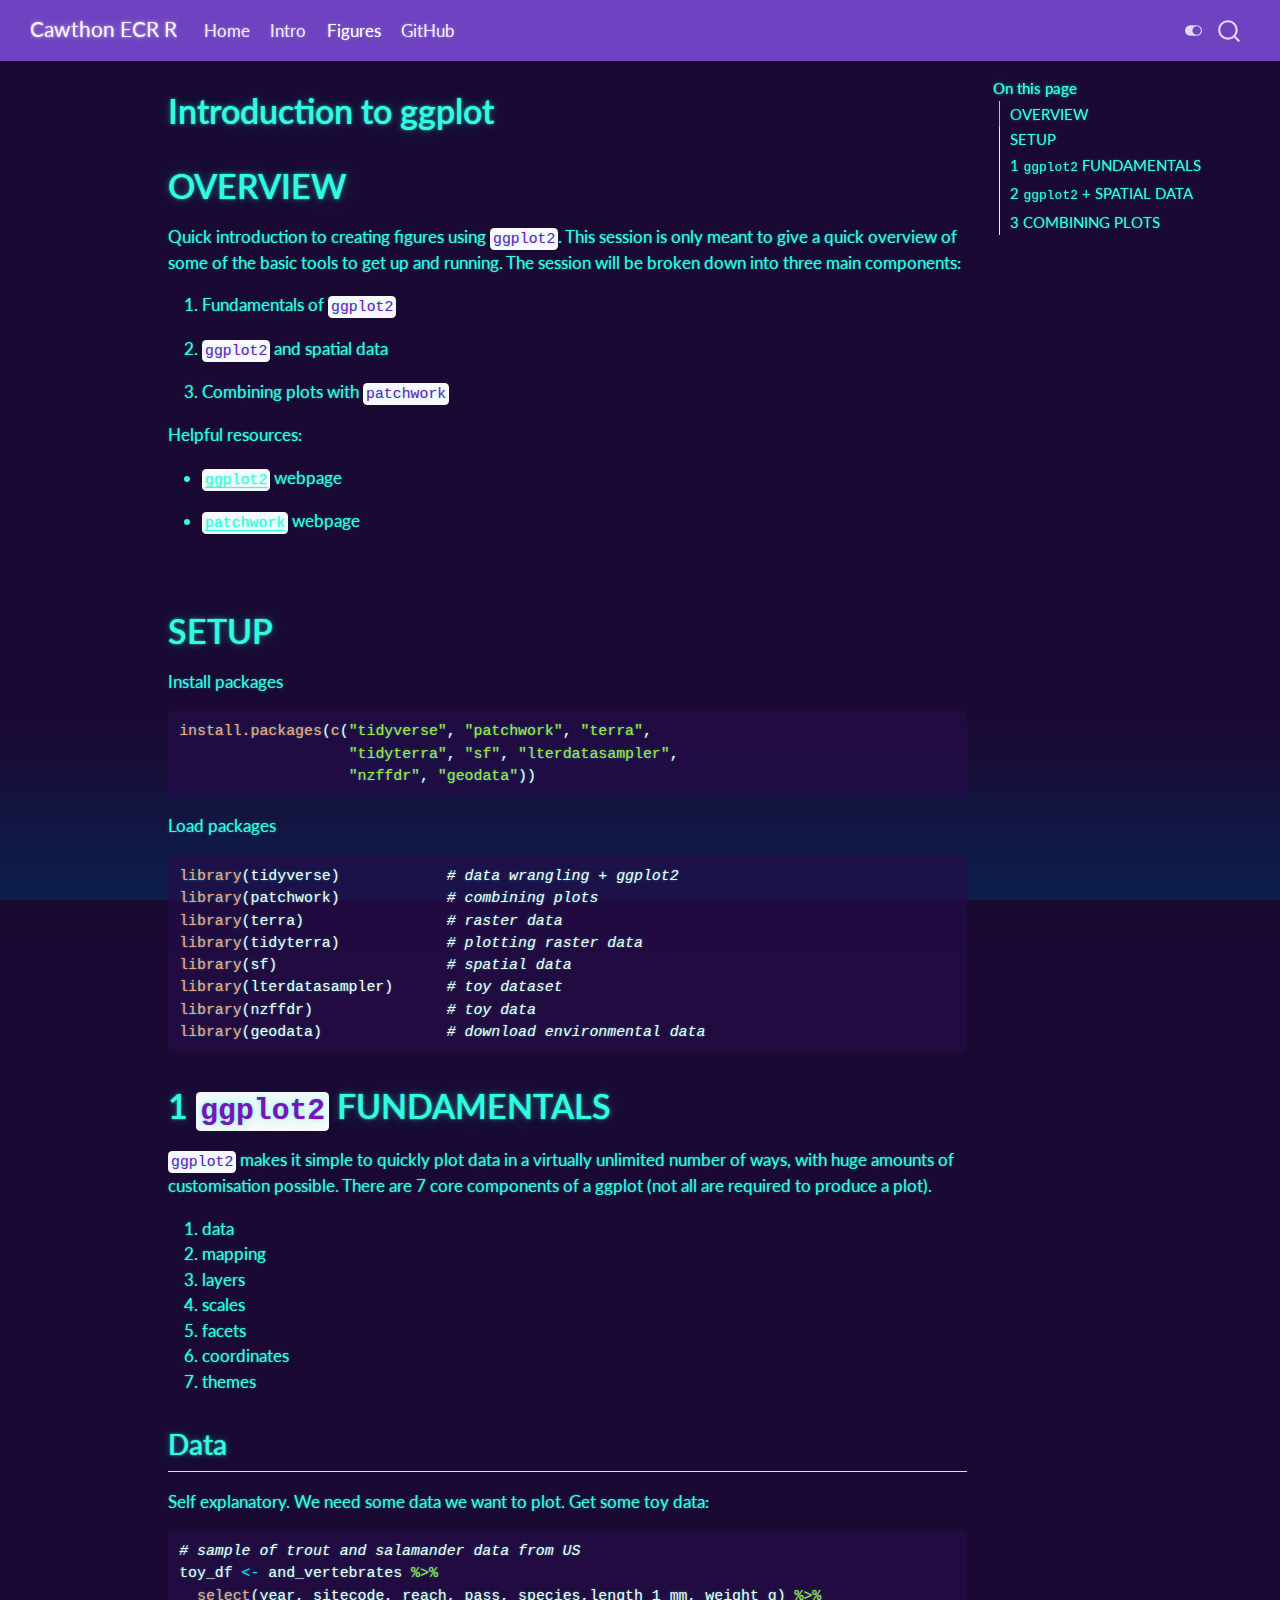
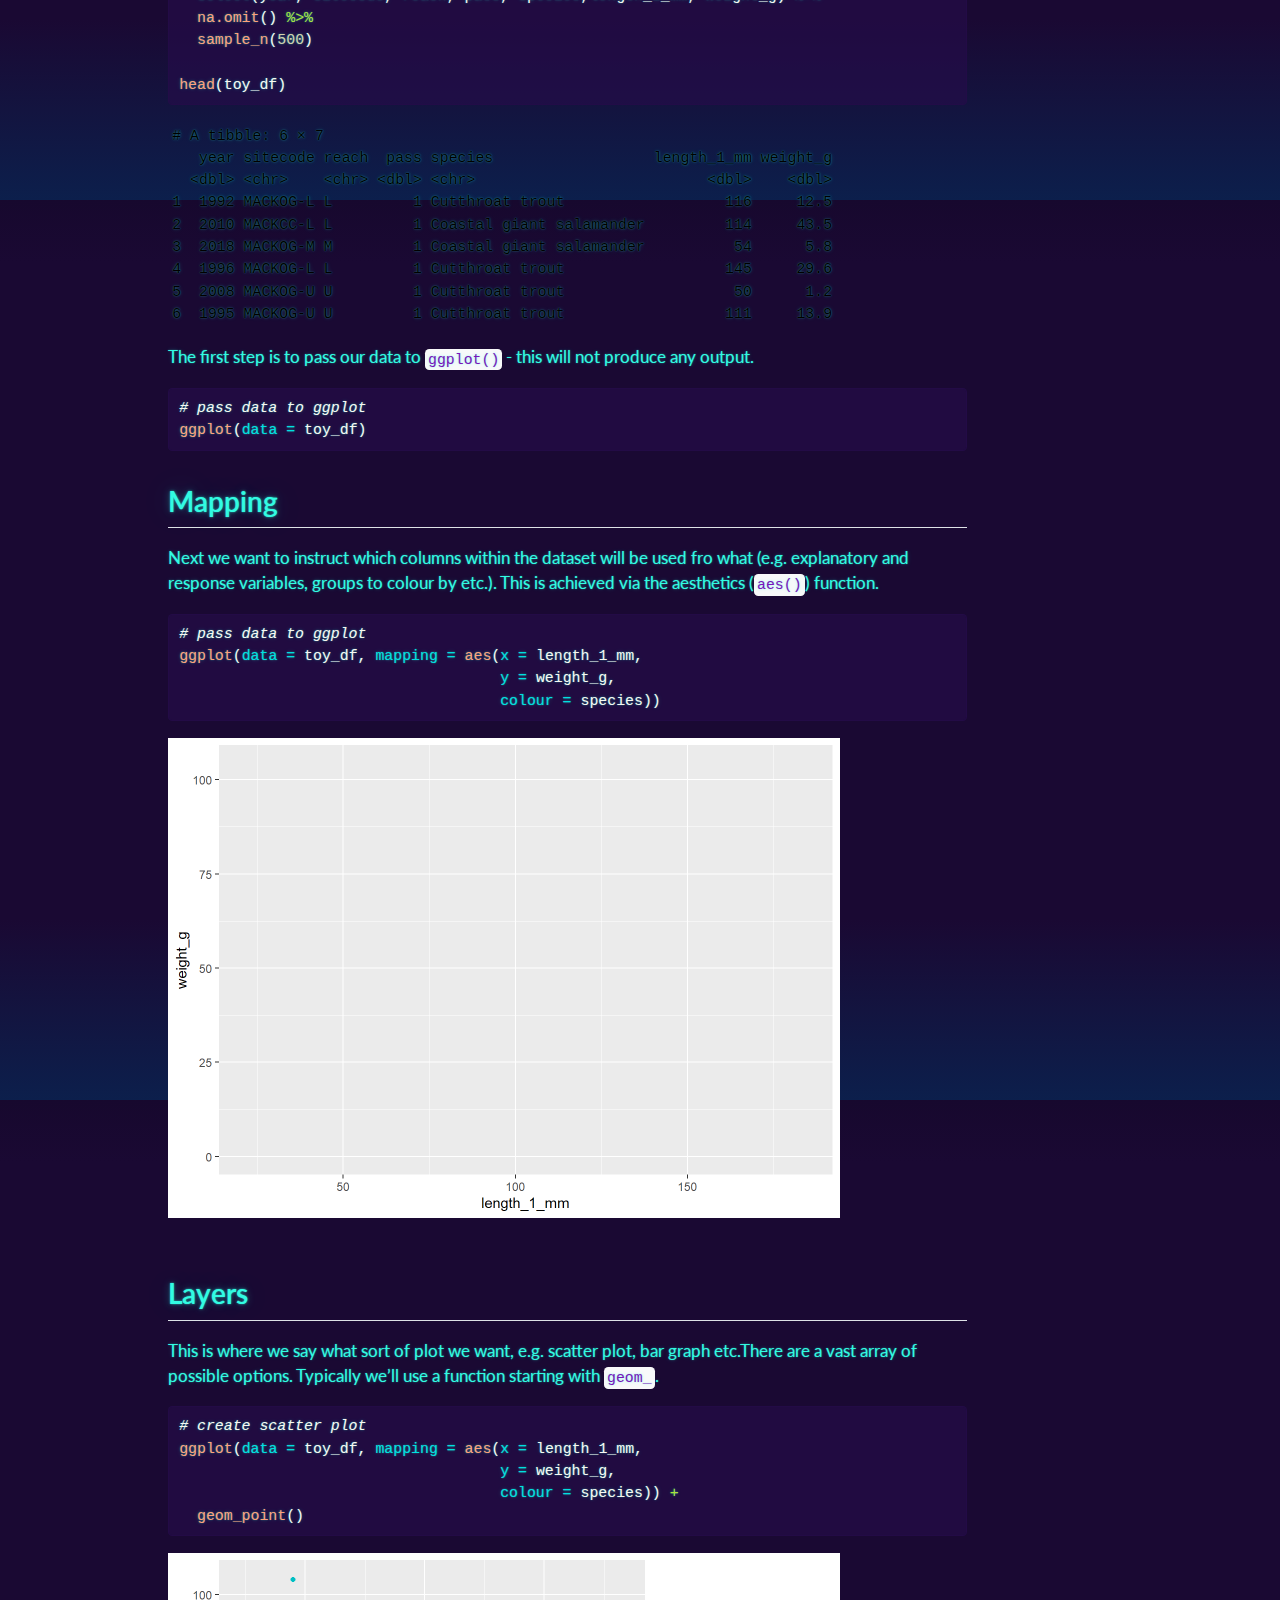
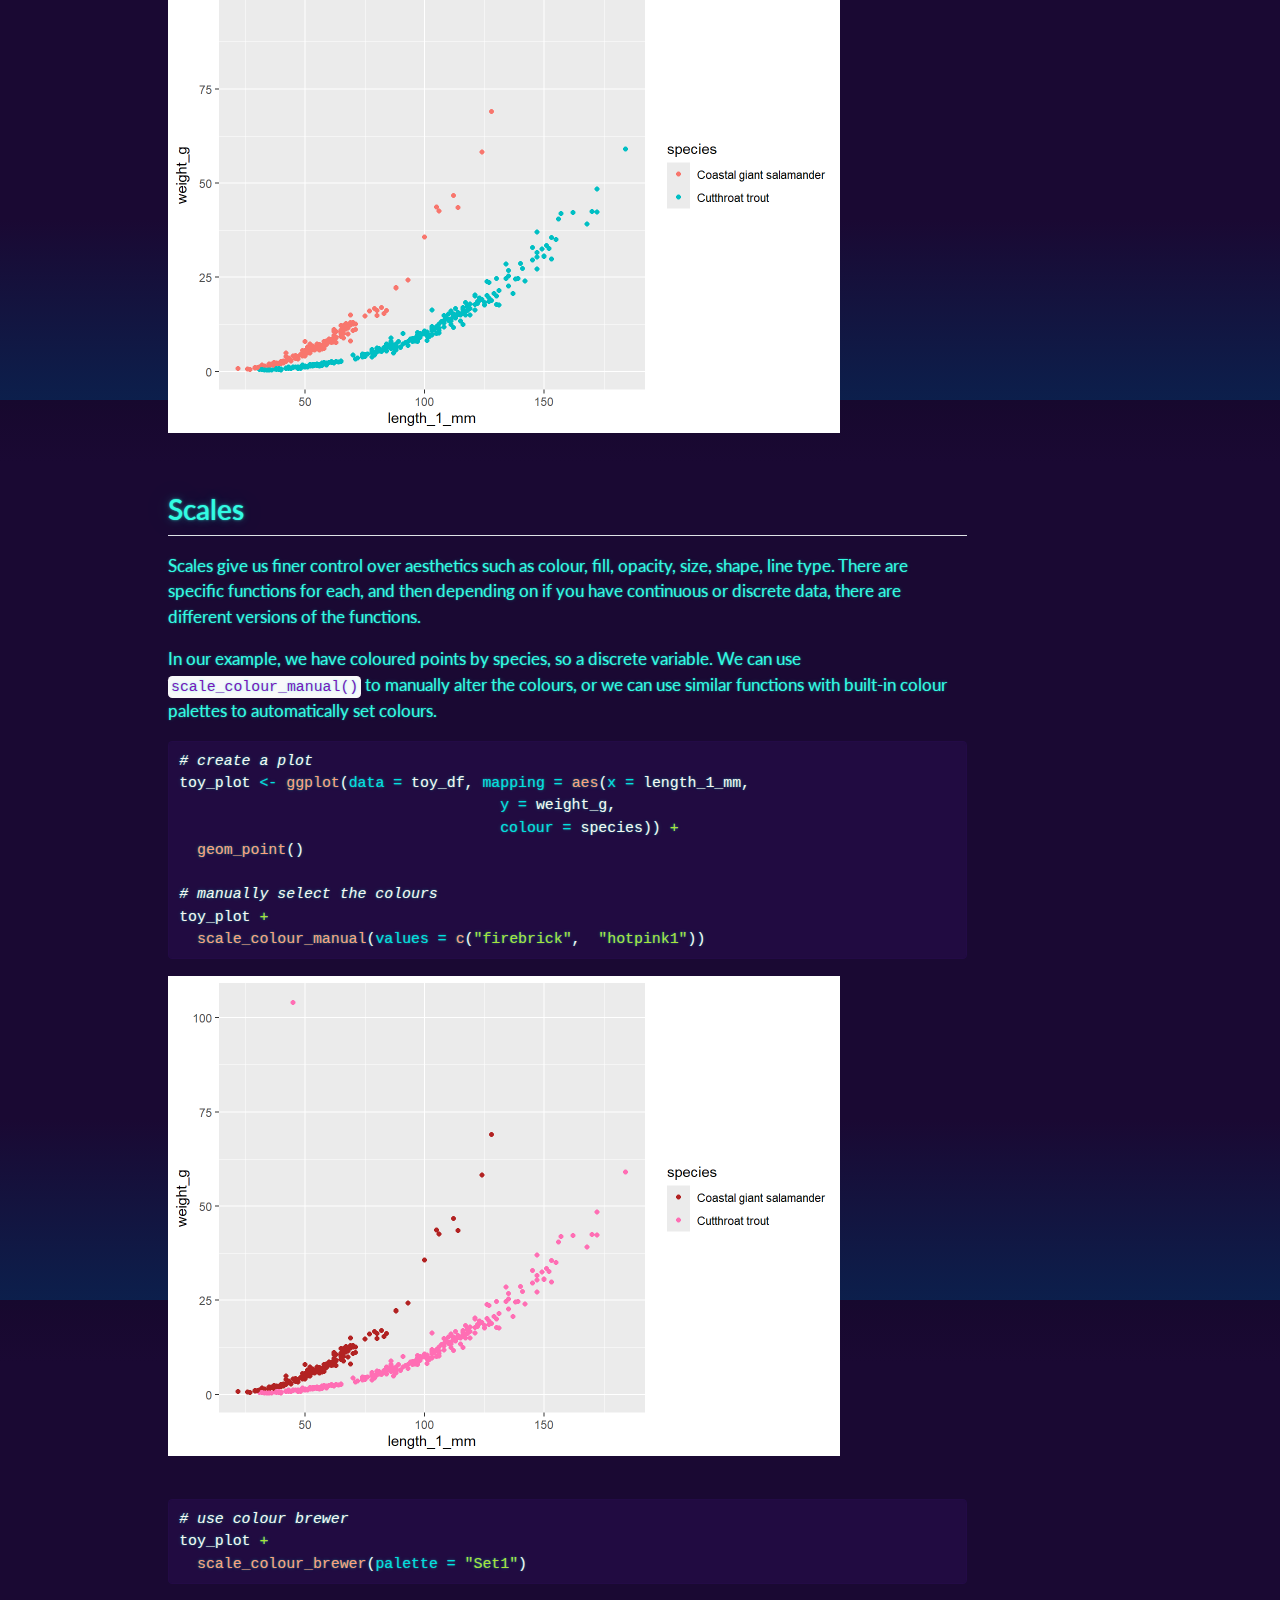
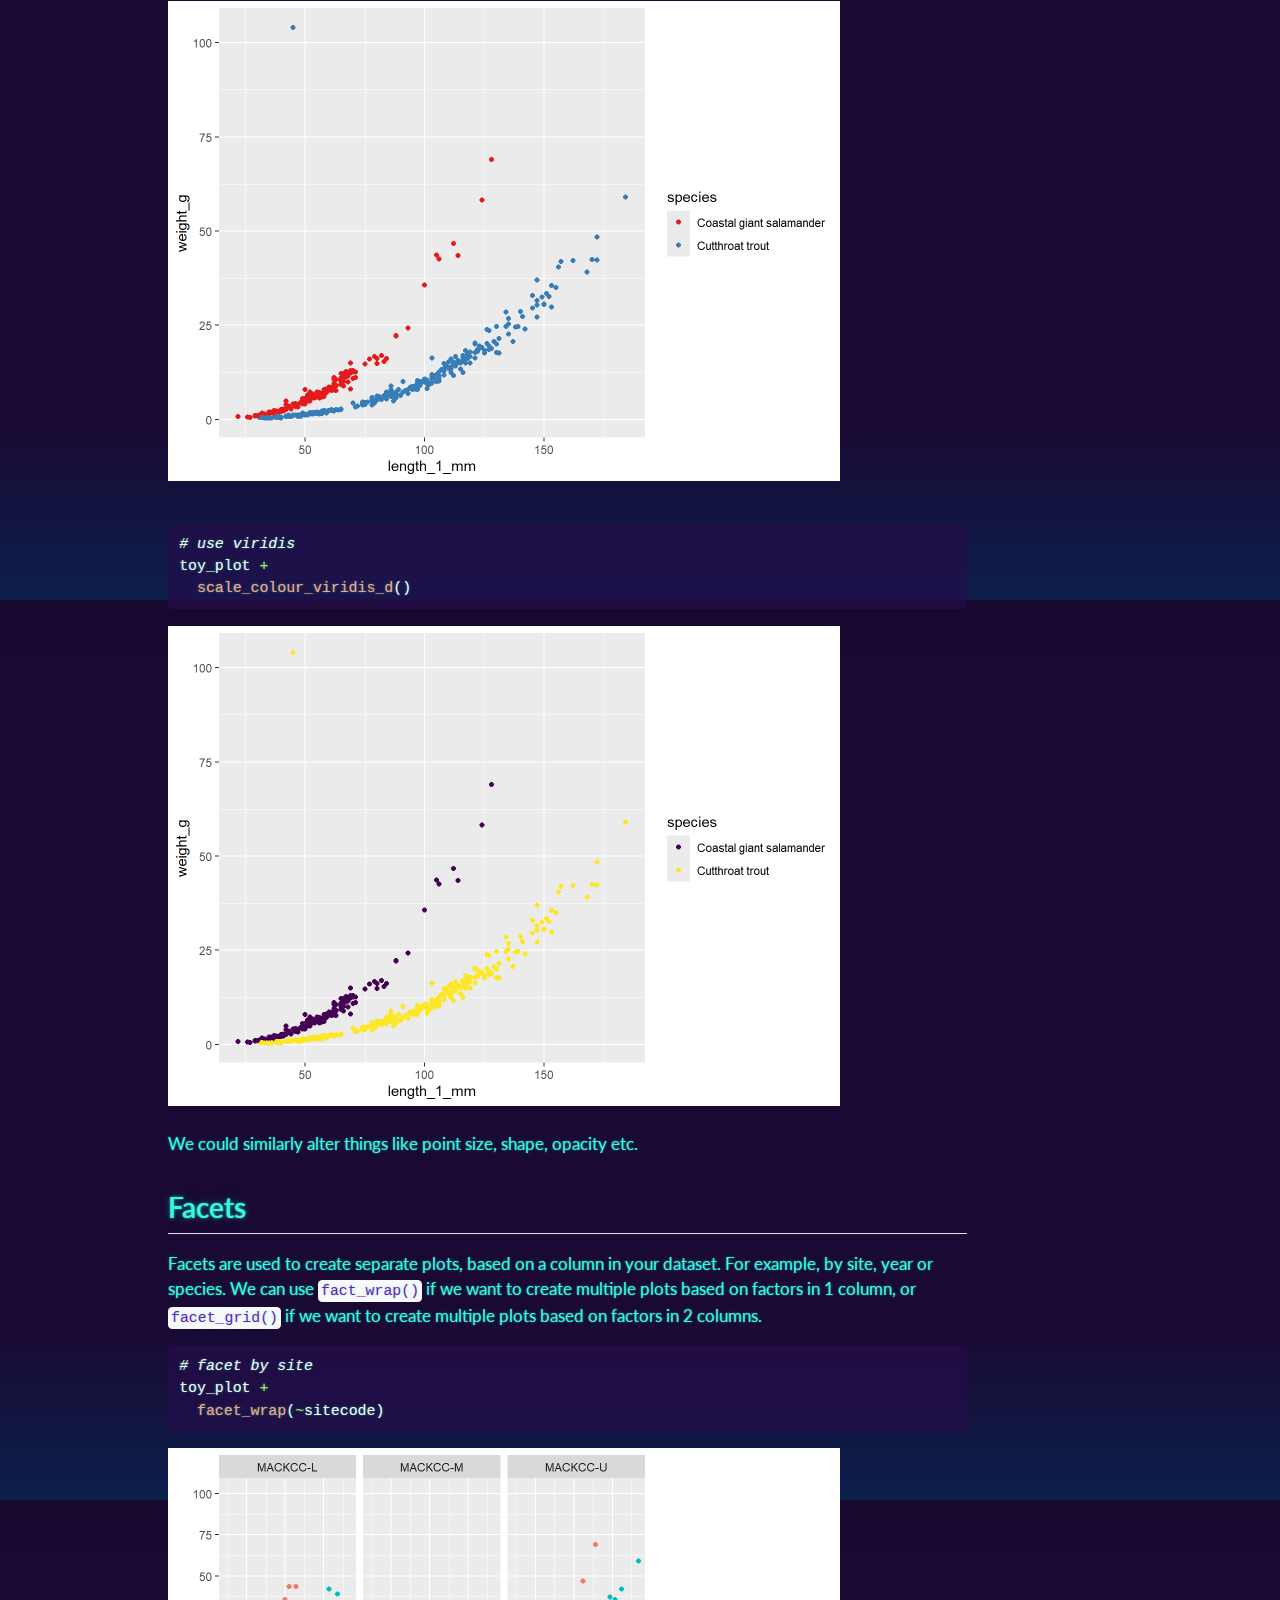
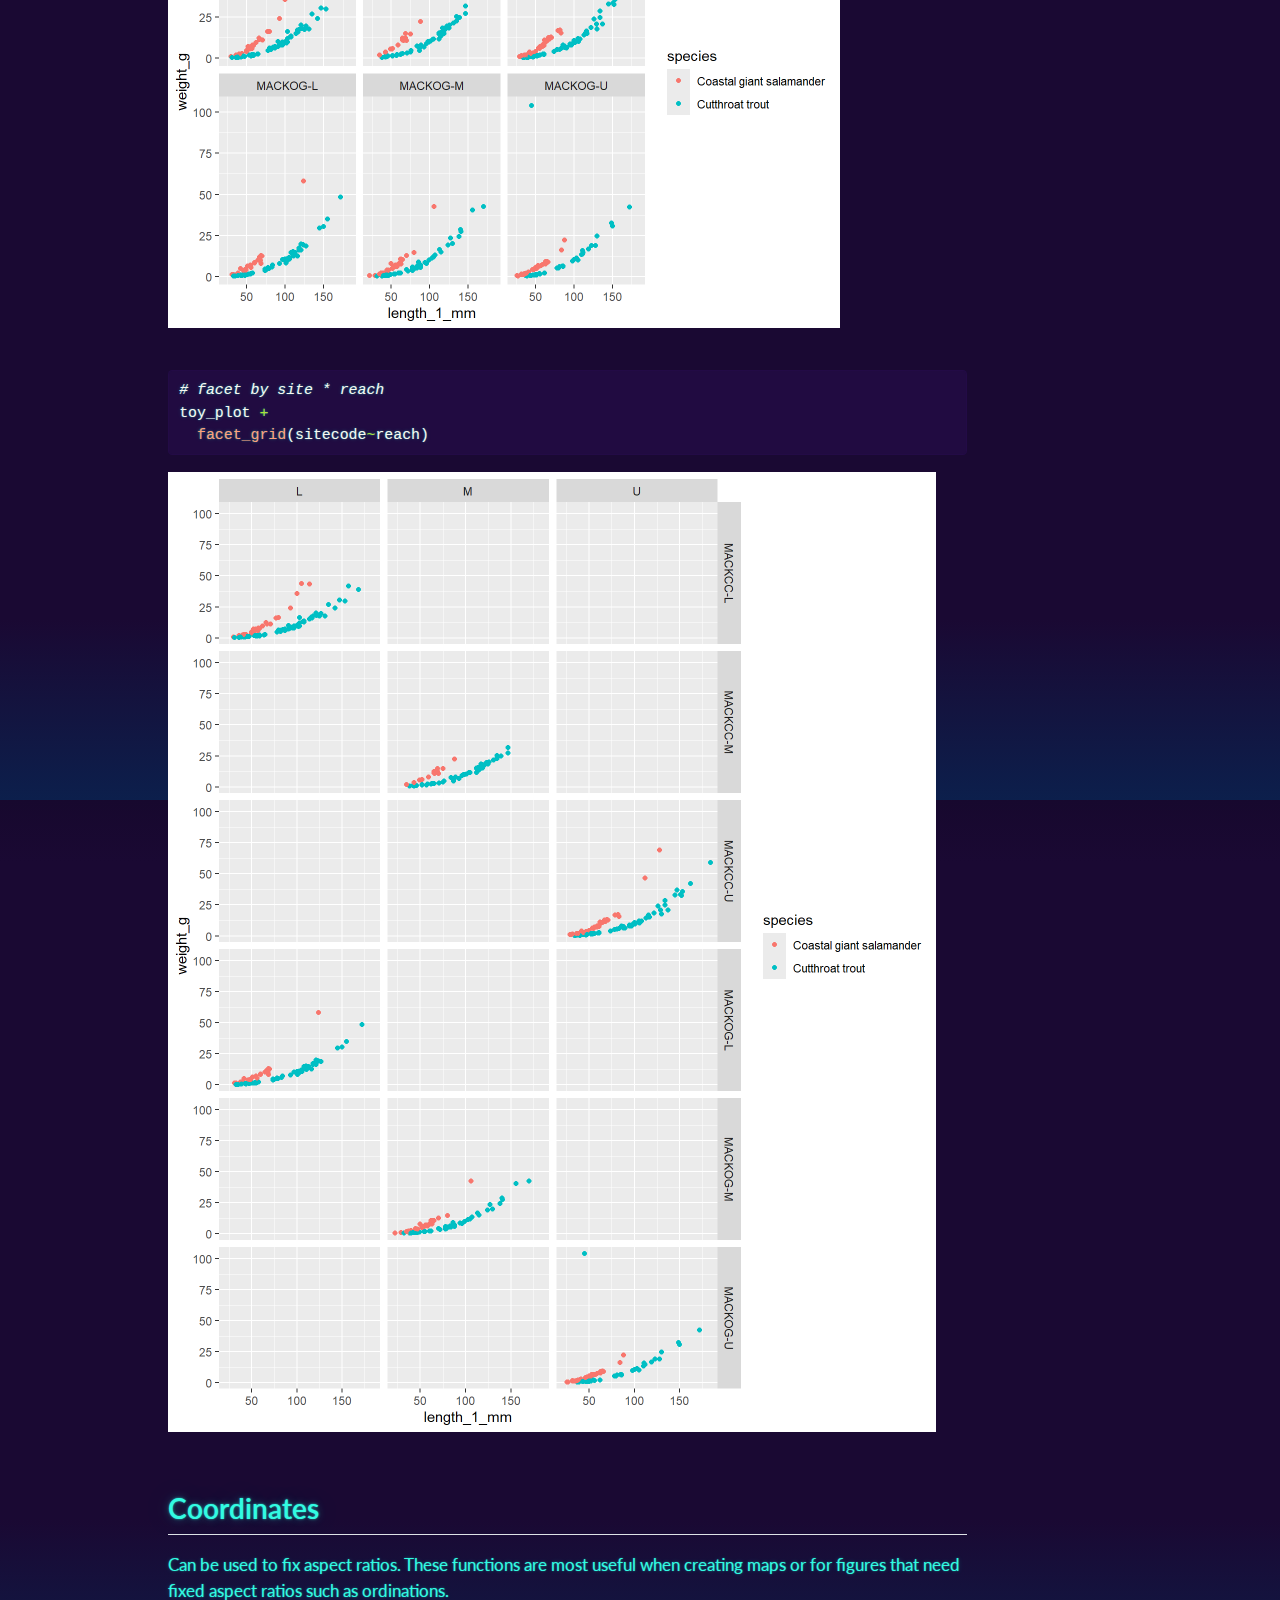
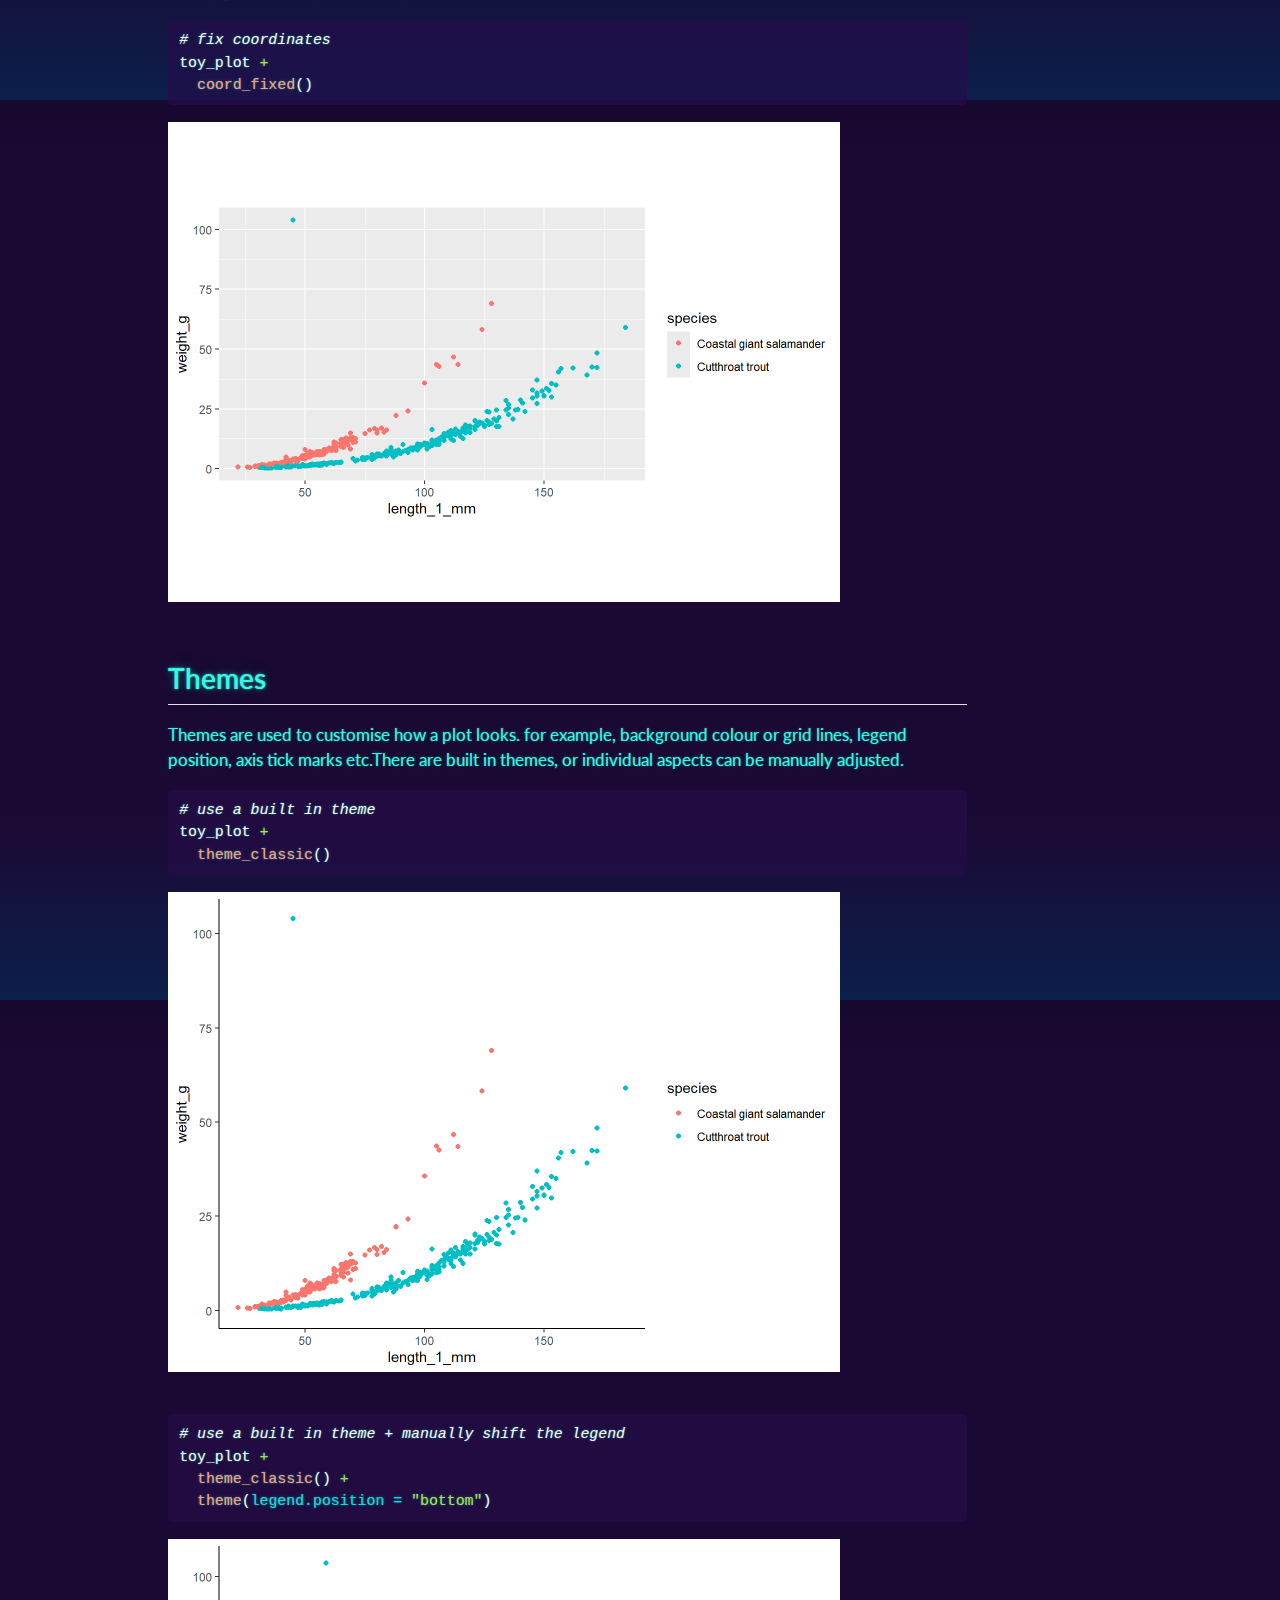
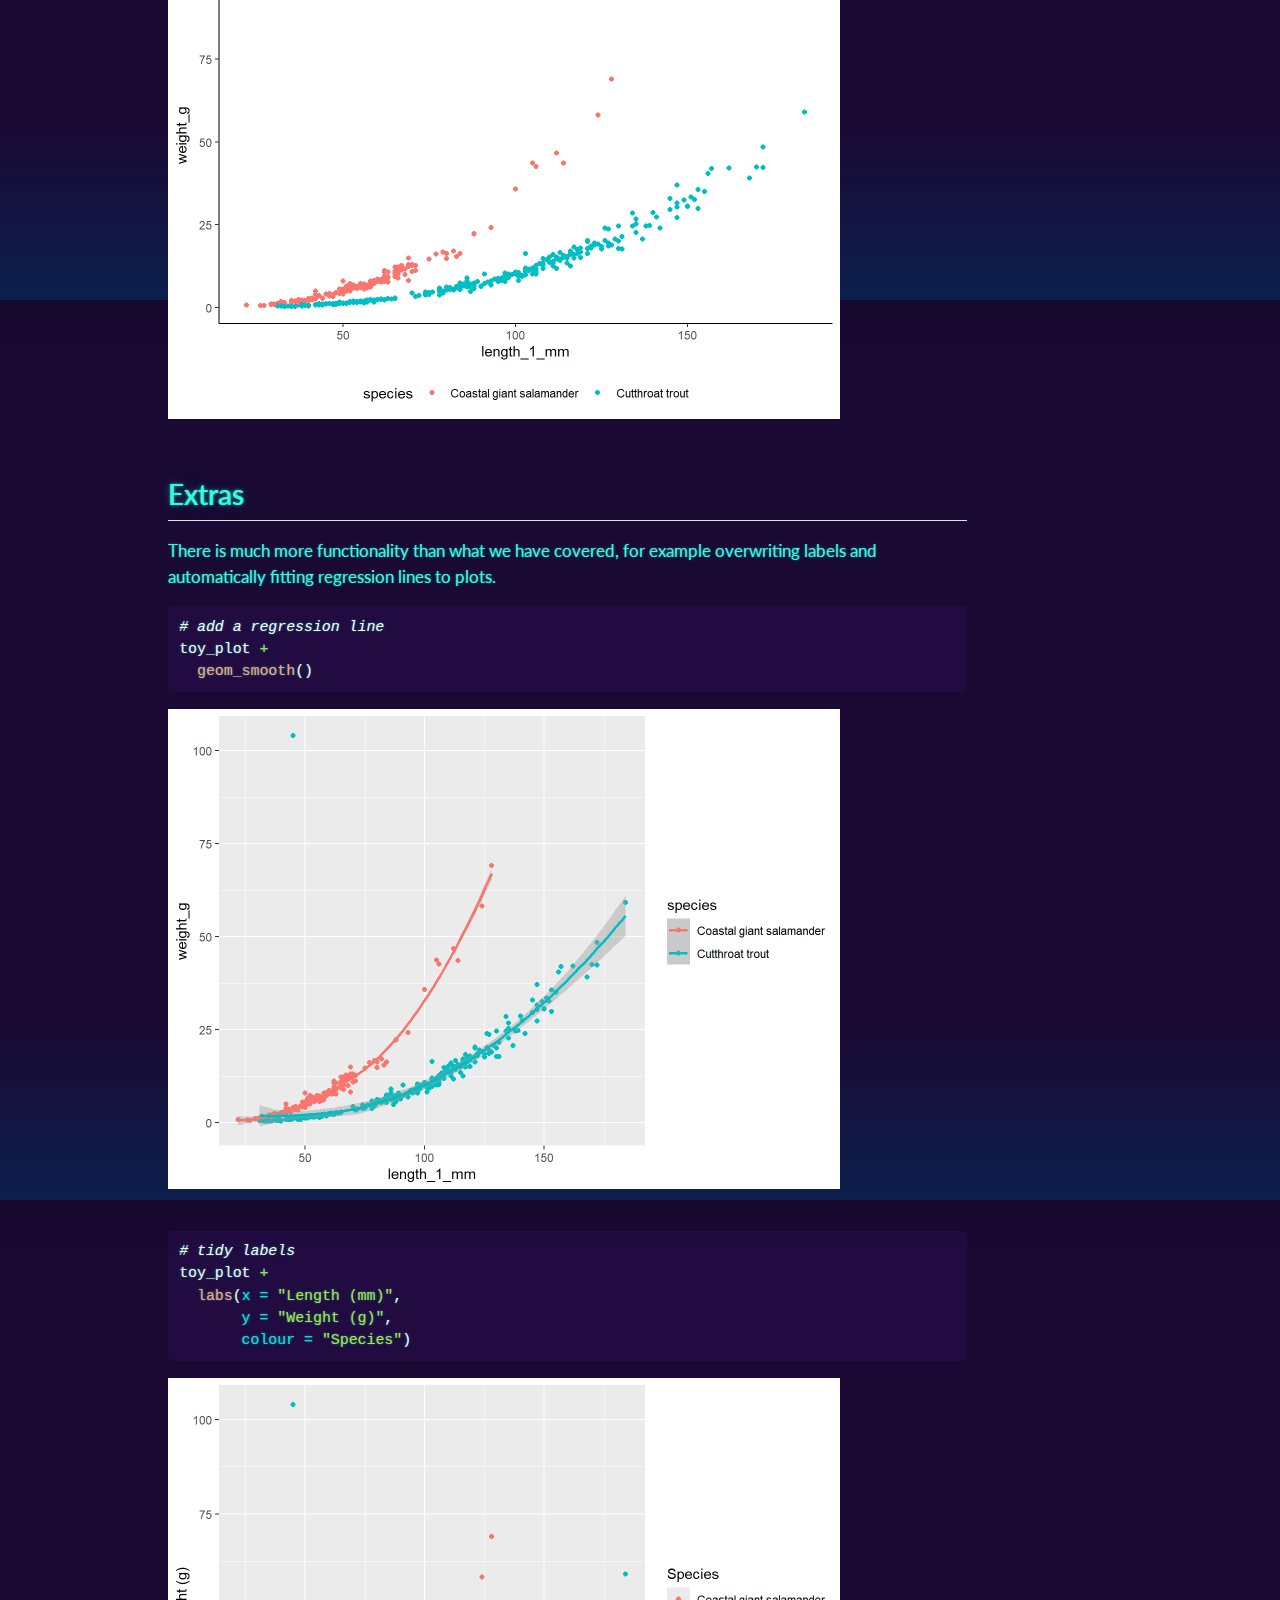
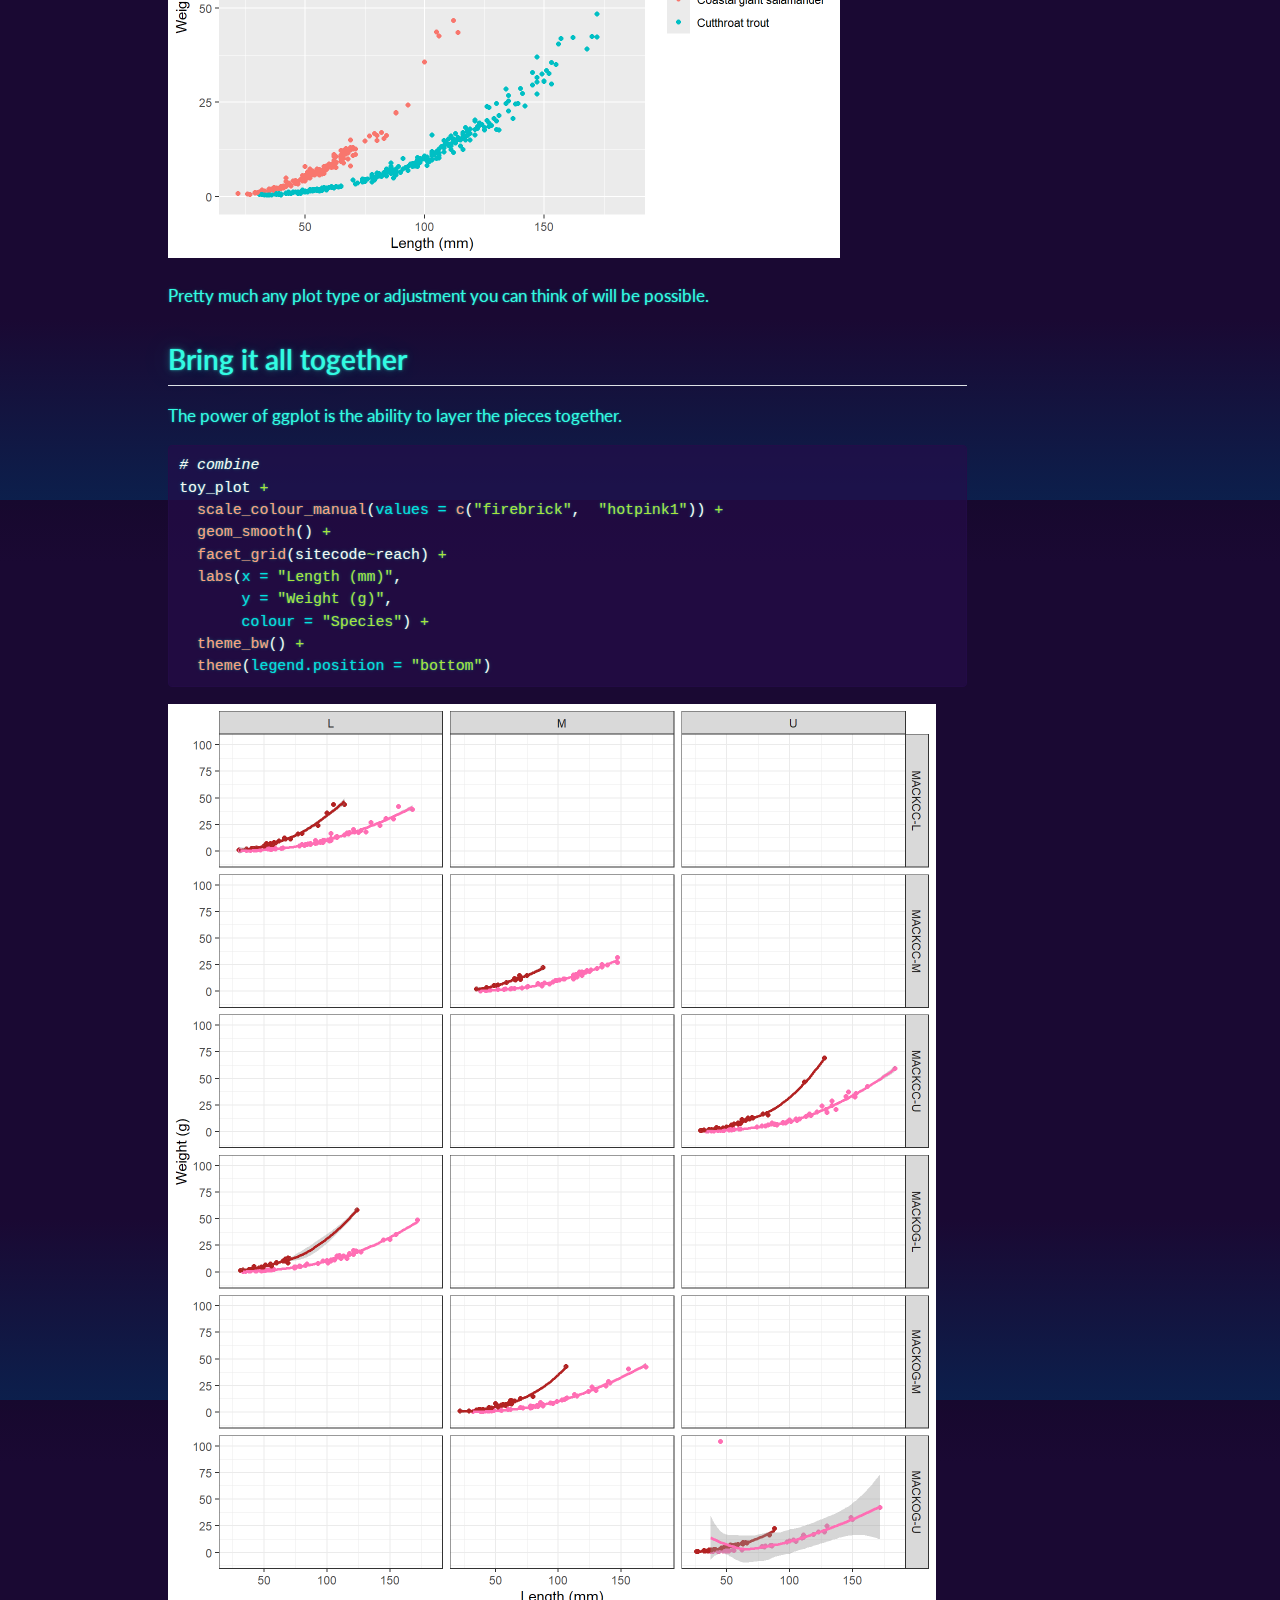
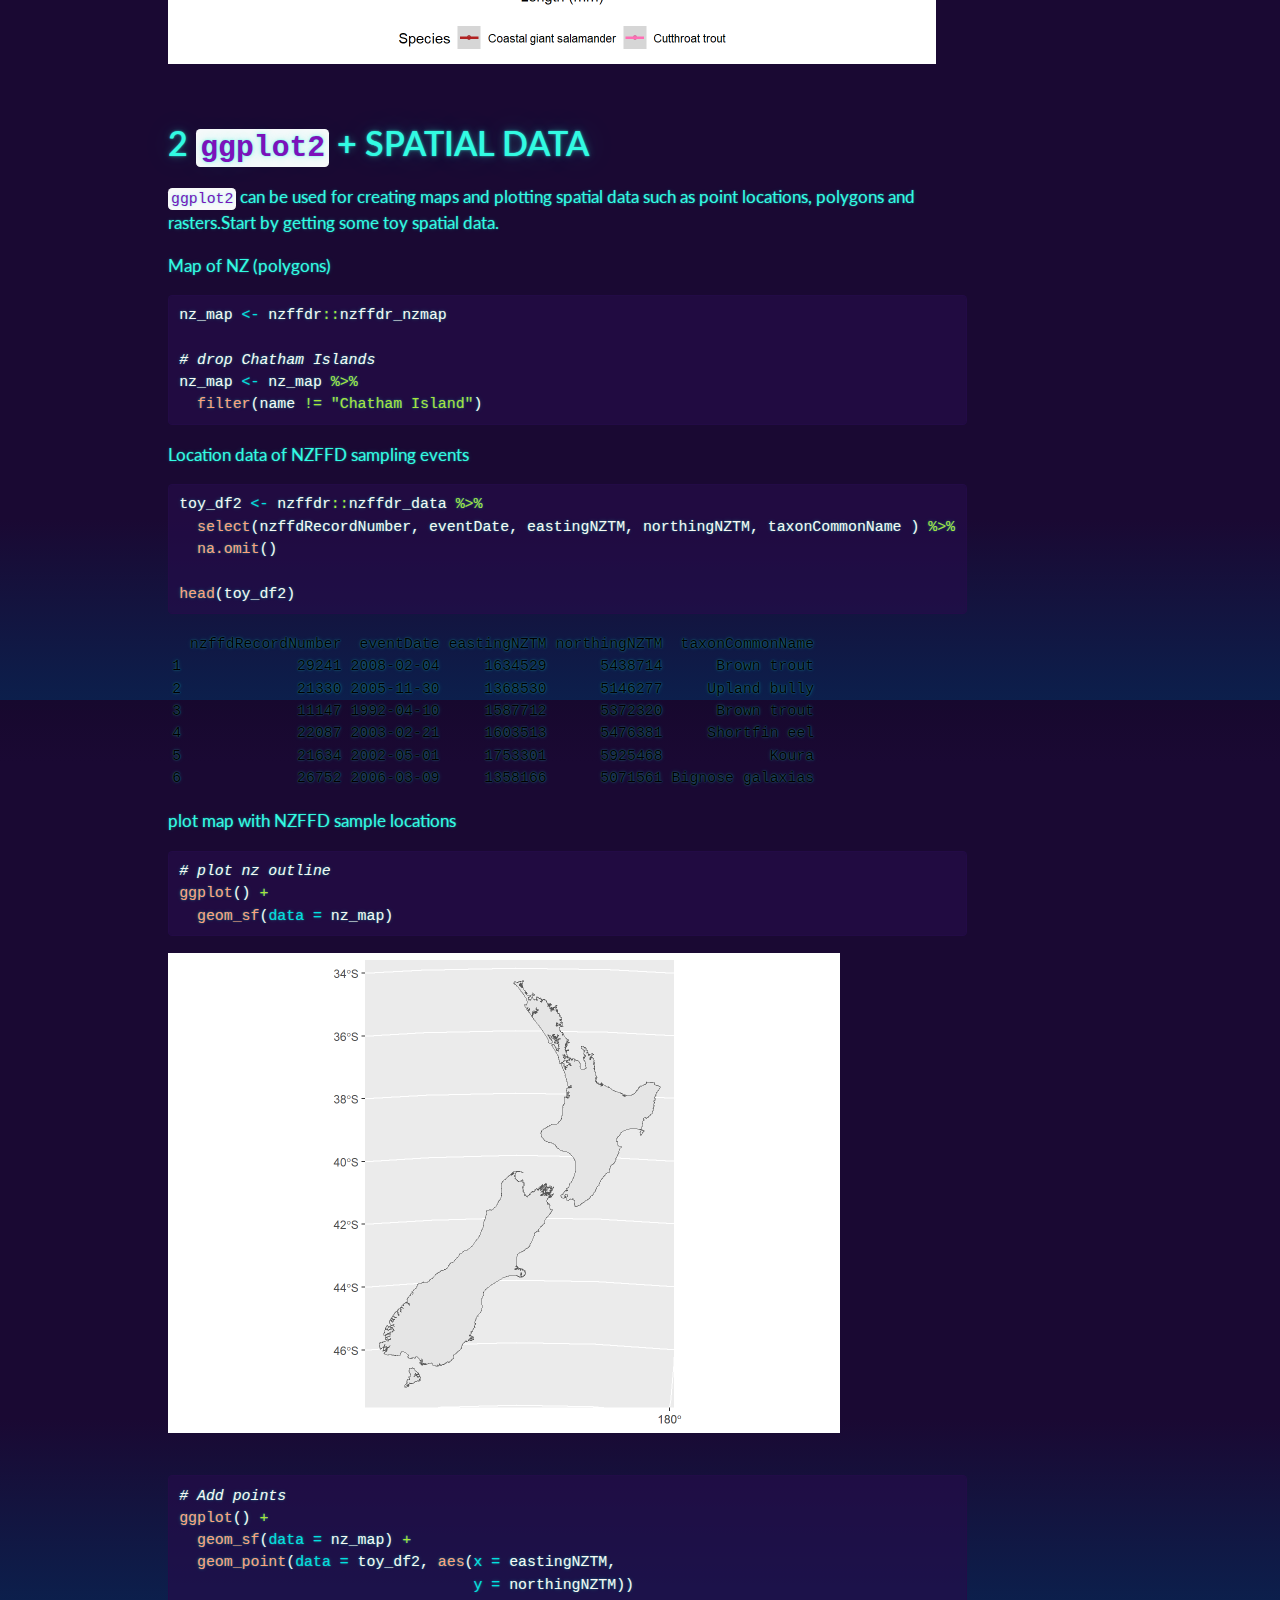
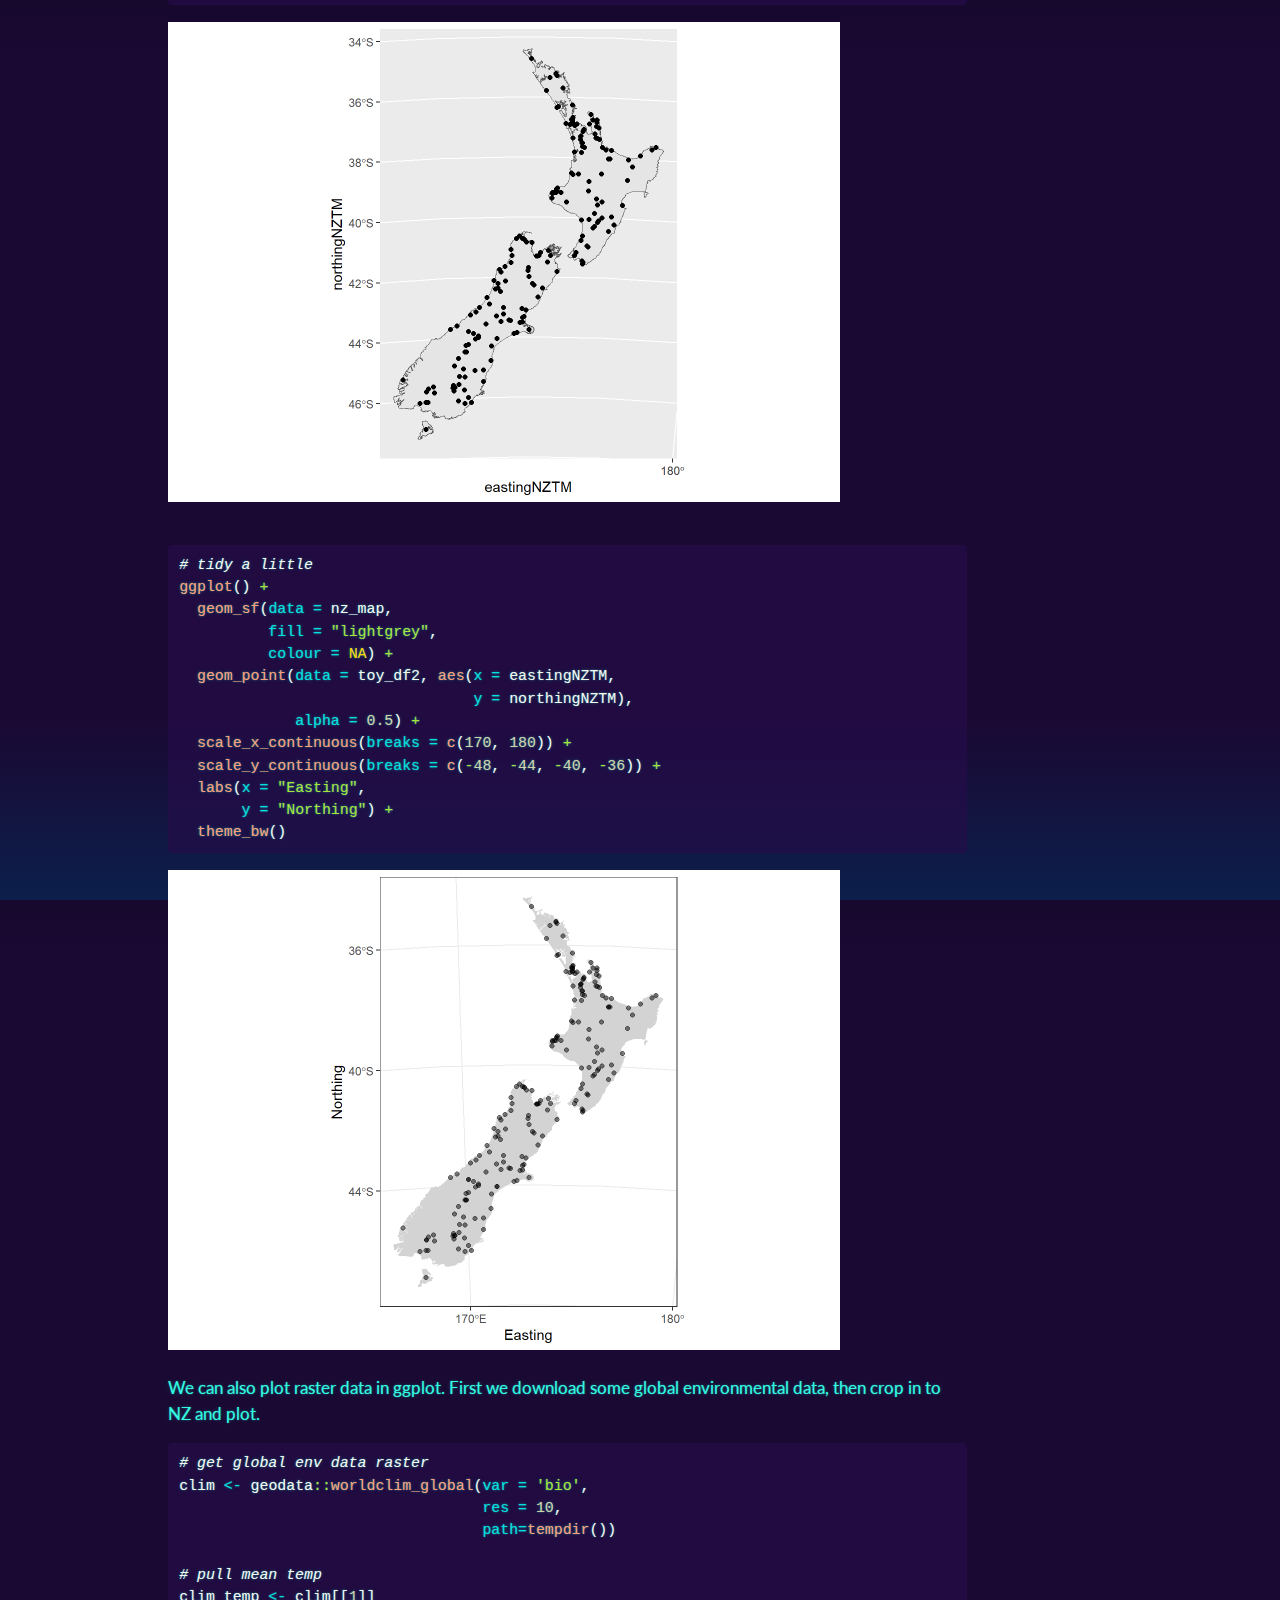
<file: docs/ggplot.html>
<!DOCTYPE html>
<html xmlns="http://www.w3.org/1999/xhtml" lang="en" xml:lang="en"><head>

<meta charset="utf-8">
<meta name="generator" content="quarto-1.5.57">

<meta name="viewport" content="width=device-width, initial-scale=1.0, user-scalable=yes">


<title>Introduction to ggplot – Cawthon ECR R</title>
<style>
code{white-space: pre-wrap;}
span.smallcaps{font-variant: small-caps;}
div.columns{display: flex; gap: min(4vw, 1.5em);}
div.column{flex: auto; overflow-x: auto;}
div.hanging-indent{margin-left: 1.5em; text-indent: -1.5em;}
ul.task-list{list-style: none;}
ul.task-list li input[type="checkbox"] {
  width: 0.8em;
  margin: 0 0.8em 0.2em -1em; /* quarto-specific, see https://github.com/quarto-dev/quarto-cli/issues/4556 */ 
  vertical-align: middle;
}
/* CSS for syntax highlighting */
pre > code.sourceCode { white-space: pre; position: relative; }
pre > code.sourceCode > span { line-height: 1.25; }
pre > code.sourceCode > span:empty { height: 1.2em; }
.sourceCode { overflow: visible; }
code.sourceCode > span { color: inherit; text-decoration: inherit; }
div.sourceCode { margin: 1em 0; }
pre.sourceCode { margin: 0; }
@media screen {
div.sourceCode { overflow: auto; }
}
@media print {
pre > code.sourceCode { white-space: pre-wrap; }
pre > code.sourceCode > span { display: inline-block; text-indent: -5em; padding-left: 5em; }
}
pre.numberSource code
  { counter-reset: source-line 0; }
pre.numberSource code > span
  { position: relative; left: -4em; counter-increment: source-line; }
pre.numberSource code > span > a:first-child::before
  { content: counter(source-line);
    position: relative; left: -1em; text-align: right; vertical-align: baseline;
    border: none; display: inline-block;
    -webkit-touch-callout: none; -webkit-user-select: none;
    -khtml-user-select: none; -moz-user-select: none;
    -ms-user-select: none; user-select: none;
    padding: 0 4px; width: 4em;
  }
pre.numberSource { margin-left: 3em;  padding-left: 4px; }
div.sourceCode
  {   }
@media screen {
pre > code.sourceCode > span > a:first-child::before { text-decoration: underline; }
}
</style>


<script src="site_libs/quarto-nav/quarto-nav.js"></script>
<script src="site_libs/quarto-nav/headroom.min.js"></script>
<script src="site_libs/clipboard/clipboard.min.js"></script>
<script src="site_libs/quarto-search/autocomplete.umd.js"></script>
<script src="site_libs/quarto-search/fuse.min.js"></script>
<script src="site_libs/quarto-search/quarto-search.js"></script>
<meta name="quarto:offset" content="./">
<script src="site_libs/quarto-html/quarto.js"></script>
<script src="site_libs/quarto-html/popper.min.js"></script>
<script src="site_libs/quarto-html/tippy.umd.min.js"></script>
<script src="site_libs/quarto-html/anchor.min.js"></script>
<link href="site_libs/quarto-html/tippy.css" rel="stylesheet">
<link href="site_libs/quarto-html/quarto-syntax-highlighting.css" rel="stylesheet" class="quarto-color-scheme" id="quarto-text-highlighting-styles">
<link href="site_libs/quarto-html/quarto-syntax-highlighting-dark.css" rel="stylesheet" class="quarto-color-scheme quarto-color-alternate" id="quarto-text-highlighting-styles">
<script src="site_libs/bootstrap/bootstrap.min.js"></script>
<link href="site_libs/bootstrap/bootstrap-icons.css" rel="stylesheet">
<link href="site_libs/bootstrap/bootstrap.min.css" rel="stylesheet" class="quarto-color-scheme" id="quarto-bootstrap" data-mode="light">
<link href="site_libs/bootstrap/bootstrap-dark.min.css" rel="stylesheet" class="quarto-color-scheme quarto-color-alternate" id="quarto-bootstrap" data-mode="dark">
<script id="quarto-search-options" type="application/json">{
  "location": "navbar",
  "copy-button": false,
  "collapse-after": 3,
  "panel-placement": "end",
  "type": "overlay",
  "limit": 50,
  "keyboard-shortcut": [
    "f",
    "/",
    "s"
  ],
  "show-item-context": false,
  "language": {
    "search-no-results-text": "No results",
    "search-matching-documents-text": "matching documents",
    "search-copy-link-title": "Copy link to search",
    "search-hide-matches-text": "Hide additional matches",
    "search-more-match-text": "more match in this document",
    "search-more-matches-text": "more matches in this document",
    "search-clear-button-title": "Clear",
    "search-text-placeholder": "",
    "search-detached-cancel-button-title": "Cancel",
    "search-submit-button-title": "Submit",
    "search-label": "Search"
  }
}</script>


<link rel="stylesheet" href="styles.css">
</head>

<body class="nav-fixed">

<div id="quarto-search-results"></div>
  <header id="quarto-header" class="headroom fixed-top">
    <nav class="navbar navbar-expand-lg " data-bs-theme="dark">
      <div class="navbar-container container-fluid">
      <div class="navbar-brand-container mx-auto">
    <a class="navbar-brand" href="./index.html">
    <span class="navbar-title">Cawthon ECR R</span>
    </a>
  </div>
            <div id="quarto-search" class="" title="Search"></div>
          <button class="navbar-toggler" type="button" data-bs-toggle="collapse" data-bs-target="#navbarCollapse" aria-controls="navbarCollapse" role="menu" aria-expanded="false" aria-label="Toggle navigation" onclick="if (window.quartoToggleHeadroom) { window.quartoToggleHeadroom(); }">
  <span class="navbar-toggler-icon"></span>
</button>
          <div class="collapse navbar-collapse" id="navbarCollapse">
            <ul class="navbar-nav navbar-nav-scroll me-auto">
  <li class="nav-item">
    <a class="nav-link" href="./index.html"> 
<span class="menu-text">Home</span></a>
  </li>  
  <li class="nav-item">
    <a class="nav-link" href="./intro.html"> 
<span class="menu-text">Intro</span></a>
  </li>  
  <li class="nav-item">
    <a class="nav-link active" href="./ggplot.html" aria-current="page"> 
<span class="menu-text">Figures</span></a>
  </li>  
  <li class="nav-item">
    <a class="nav-link" href="./github.html"> 
<span class="menu-text">GitHub</span></a>
  </li>  
</ul>
          </div> <!-- /navcollapse -->
            <div class="quarto-navbar-tools">
  <a href="" class="quarto-color-scheme-toggle quarto-navigation-tool  px-1" onclick="window.quartoToggleColorScheme(); return false;" title="Toggle dark mode"><i class="bi"></i></a>
</div>
      </div> <!-- /container-fluid -->
    </nav>
</header>
<!-- content -->
<div id="quarto-content" class="quarto-container page-columns page-rows-contents page-layout-article page-navbar">
<!-- sidebar -->
<!-- margin-sidebar -->
    <div id="quarto-margin-sidebar" class="sidebar margin-sidebar">
        <nav id="TOC" role="doc-toc" class="toc-active">
    <h2 id="toc-title">On this page</h2>
   
  <ul>
  <li><a href="#overview" id="toc-overview" class="nav-link active" data-scroll-target="#overview">OVERVIEW</a></li>
  <li><a href="#setup" id="toc-setup" class="nav-link" data-scroll-target="#setup">SETUP</a></li>
  <li><a href="#ggplot2-fundamentals" id="toc-ggplot2-fundamentals" class="nav-link" data-scroll-target="#ggplot2-fundamentals">1 <code>ggplot2</code> FUNDAMENTALS</a>
  <ul class="collapse">
  <li><a href="#data" id="toc-data" class="nav-link" data-scroll-target="#data">Data</a></li>
  <li><a href="#mapping" id="toc-mapping" class="nav-link" data-scroll-target="#mapping">Mapping</a></li>
  <li><a href="#layers" id="toc-layers" class="nav-link" data-scroll-target="#layers">Layers</a></li>
  <li><a href="#scales" id="toc-scales" class="nav-link" data-scroll-target="#scales">Scales</a></li>
  <li><a href="#facets" id="toc-facets" class="nav-link" data-scroll-target="#facets">Facets</a></li>
  <li><a href="#coordinates" id="toc-coordinates" class="nav-link" data-scroll-target="#coordinates">Coordinates</a></li>
  <li><a href="#themes" id="toc-themes" class="nav-link" data-scroll-target="#themes">Themes</a></li>
  <li><a href="#extras" id="toc-extras" class="nav-link" data-scroll-target="#extras">Extras</a></li>
  <li><a href="#bring-it-all-together" id="toc-bring-it-all-together" class="nav-link" data-scroll-target="#bring-it-all-together">Bring it all together</a></li>
  </ul></li>
  <li><a href="#ggplot2-spatial-data" id="toc-ggplot2-spatial-data" class="nav-link" data-scroll-target="#ggplot2-spatial-data">2 <code>ggplot2</code> + SPATIAL DATA</a></li>
  <li><a href="#combining-plots" id="toc-combining-plots" class="nav-link" data-scroll-target="#combining-plots">3 COMBINING PLOTS</a>
  <ul class="collapse">
  <li><a href="#end" id="toc-end" class="nav-link" data-scroll-target="#end">END</a></li>
  </ul></li>
  </ul>
</nav>
    </div>
<!-- main -->
<main class="content" id="quarto-document-content">

<header id="title-block-header" class="quarto-title-block default">
<div class="quarto-title">
<h1 class="title">Introduction to ggplot</h1>
</div>



<div class="quarto-title-meta">

    
  
    
  </div>
  


</header>


<section id="overview" class="level1">
<h1>OVERVIEW</h1>
<p>Quick introduction to creating figures using <code>ggplot2</code>. This session is only meant to give a quick overview of some of the basic tools to get up and running. The session will be broken down into three main components:</p>
<ol type="1">
<li><p>Fundamentals of <code>ggplot2</code></p></li>
<li><p><code>ggplot2</code> and spatial data</p></li>
<li><p>Combining plots with <code>patchwork</code></p></li>
</ol>
<p>Helpful resources:</p>
<ul>
<li><p><a href="https://ggplot2.tidyverse.org/"><code>ggplot2</code></a> webpage</p></li>
<li><p><a href="https://patchwork.data-imaginist.com/"><code>patchwork</code></a> webpage</p></li>
</ul>
<p><br></p>
</section>
<section id="setup" class="level1">
<h1>SETUP</h1>
<p>Install packages</p>
<div class="cell">
<div class="sourceCode cell-code" id="cb1"><pre class="sourceCode r code-with-copy"><code class="sourceCode r"><span id="cb1-1"><a href="#cb1-1" aria-hidden="true" tabindex="-1"></a><span class="fu">install.packages</span>(<span class="fu">c</span>(<span class="st">"tidyverse"</span>, <span class="st">"patchwork"</span>, <span class="st">"terra"</span>,</span>
<span id="cb1-2"><a href="#cb1-2" aria-hidden="true" tabindex="-1"></a>                   <span class="st">"tidyterra"</span>, <span class="st">"sf"</span>, <span class="st">"lterdatasampler"</span>,</span>
<span id="cb1-3"><a href="#cb1-3" aria-hidden="true" tabindex="-1"></a>                   <span class="st">"nzffdr"</span>, <span class="st">"geodata"</span>))</span></code><button title="Copy to Clipboard" class="code-copy-button"><i class="bi"></i></button></pre></div>
</div>
<p>Load packages</p>
<div class="cell">
<div class="sourceCode cell-code" id="cb2"><pre class="sourceCode r code-with-copy"><code class="sourceCode r"><span id="cb2-1"><a href="#cb2-1" aria-hidden="true" tabindex="-1"></a><span class="fu">library</span>(tidyverse)            <span class="co"># data wrangling + ggplot2</span></span>
<span id="cb2-2"><a href="#cb2-2" aria-hidden="true" tabindex="-1"></a><span class="fu">library</span>(patchwork)            <span class="co"># combining plots</span></span>
<span id="cb2-3"><a href="#cb2-3" aria-hidden="true" tabindex="-1"></a><span class="fu">library</span>(terra)                <span class="co"># raster data</span></span>
<span id="cb2-4"><a href="#cb2-4" aria-hidden="true" tabindex="-1"></a><span class="fu">library</span>(tidyterra)            <span class="co"># plotting raster data</span></span>
<span id="cb2-5"><a href="#cb2-5" aria-hidden="true" tabindex="-1"></a><span class="fu">library</span>(sf)                   <span class="co"># spatial data</span></span>
<span id="cb2-6"><a href="#cb2-6" aria-hidden="true" tabindex="-1"></a><span class="fu">library</span>(lterdatasampler)      <span class="co"># toy dataset</span></span>
<span id="cb2-7"><a href="#cb2-7" aria-hidden="true" tabindex="-1"></a><span class="fu">library</span>(nzffdr)               <span class="co"># toy data</span></span>
<span id="cb2-8"><a href="#cb2-8" aria-hidden="true" tabindex="-1"></a><span class="fu">library</span>(geodata)              <span class="co"># download environmental data</span></span></code><button title="Copy to Clipboard" class="code-copy-button"><i class="bi"></i></button></pre></div>
</div>
</section>
<section id="ggplot2-fundamentals" class="level1">
<h1>1 <code>ggplot2</code> FUNDAMENTALS</h1>
<p><code>ggplot2</code> makes it simple to quickly plot data in a virtually unlimited number of ways, with huge amounts of customisation possible. There are 7 core components of a ggplot (not all are required to produce a plot).</p>
<ol type="1">
<li>data</li>
<li>mapping</li>
<li>layers</li>
<li>scales</li>
<li>facets</li>
<li>coordinates</li>
<li>themes</li>
</ol>
<section id="data" class="level2">
<h2 class="anchored" data-anchor-id="data">Data</h2>
<p>Self explanatory. We need some data we want to plot. Get some toy data:</p>
<div class="cell">
<div class="sourceCode cell-code" id="cb3"><pre class="sourceCode r code-with-copy"><code class="sourceCode r"><span id="cb3-1"><a href="#cb3-1" aria-hidden="true" tabindex="-1"></a><span class="co"># sample of trout and salamander data from US</span></span>
<span id="cb3-2"><a href="#cb3-2" aria-hidden="true" tabindex="-1"></a>toy_df <span class="ot">&lt;-</span> and_vertebrates <span class="sc">%&gt;%</span></span>
<span id="cb3-3"><a href="#cb3-3" aria-hidden="true" tabindex="-1"></a>  <span class="fu">select</span>(year, sitecode, reach, pass, species,length_1_mm, weight_g) <span class="sc">%&gt;%</span></span>
<span id="cb3-4"><a href="#cb3-4" aria-hidden="true" tabindex="-1"></a>  <span class="fu">na.omit</span>() <span class="sc">%&gt;%</span></span>
<span id="cb3-5"><a href="#cb3-5" aria-hidden="true" tabindex="-1"></a>  <span class="fu">sample_n</span>(<span class="dv">500</span>)</span>
<span id="cb3-6"><a href="#cb3-6" aria-hidden="true" tabindex="-1"></a></span>
<span id="cb3-7"><a href="#cb3-7" aria-hidden="true" tabindex="-1"></a><span class="fu">head</span>(toy_df)</span></code><button title="Copy to Clipboard" class="code-copy-button"><i class="bi"></i></button></pre></div>
<div class="cell-output cell-output-stdout">
<pre><code># A tibble: 6 × 7
   year sitecode reach  pass species                  length_1_mm weight_g
  &lt;dbl&gt; &lt;chr&gt;    &lt;chr&gt; &lt;dbl&gt; &lt;chr&gt;                          &lt;dbl&gt;    &lt;dbl&gt;
1  1992 MACKOG-L L         1 Cutthroat trout                  116     12.5
2  2010 MACKCC-L L         1 Coastal giant salamander         114     43.5
3  2018 MACKOG-M M         1 Coastal giant salamander          54      5.8
4  1996 MACKOG-L L         1 Cutthroat trout                  145     29.6
5  2008 MACKOG-U U         1 Cutthroat trout                   50      1.2
6  1995 MACKOG-U U         1 Cutthroat trout                  111     13.9</code></pre>
</div>
</div>
<p>The first step is to pass our data to <code>ggplot()</code> - this will not produce any output.</p>
<div class="cell">
<div class="sourceCode cell-code" id="cb5"><pre class="sourceCode r code-with-copy"><code class="sourceCode r"><span id="cb5-1"><a href="#cb5-1" aria-hidden="true" tabindex="-1"></a><span class="co"># pass data to ggplot</span></span>
<span id="cb5-2"><a href="#cb5-2" aria-hidden="true" tabindex="-1"></a><span class="fu">ggplot</span>(<span class="at">data =</span> toy_df)</span></code><button title="Copy to Clipboard" class="code-copy-button"><i class="bi"></i></button></pre></div>
</div>
</section>
<section id="mapping" class="level2">
<h2 class="anchored" data-anchor-id="mapping">Mapping</h2>
<p>Next we want to instruct which columns within the dataset will be used fro what (e.g.&nbsp;explanatory and response variables, groups to colour by etc.). This is achieved via the aesthetics (<code>aes()</code>) function.</p>
<div class="cell">
<div class="sourceCode cell-code" id="cb6"><pre class="sourceCode r code-with-copy"><code class="sourceCode r"><span id="cb6-1"><a href="#cb6-1" aria-hidden="true" tabindex="-1"></a><span class="co"># pass data to ggplot</span></span>
<span id="cb6-2"><a href="#cb6-2" aria-hidden="true" tabindex="-1"></a><span class="fu">ggplot</span>(<span class="at">data =</span> toy_df, <span class="at">mapping =</span> <span class="fu">aes</span>(<span class="at">x =</span> length_1_mm,</span>
<span id="cb6-3"><a href="#cb6-3" aria-hidden="true" tabindex="-1"></a>                                    <span class="at">y =</span> weight_g,</span>
<span id="cb6-4"><a href="#cb6-4" aria-hidden="true" tabindex="-1"></a>                                    <span class="at">colour =</span> species))</span></code><button title="Copy to Clipboard" class="code-copy-button"><i class="bi"></i></button></pre></div>
<div class="cell-output-display">
<div>
<figure class="figure">
<p><img src="ggplot_files/figure-html/unnamed-chunk-5-1.png" class="img-fluid figure-img" width="672"></p>
</figure>
</div>
</div>
</div>
</section>
<section id="layers" class="level2">
<h2 class="anchored" data-anchor-id="layers">Layers</h2>
<p>This is where we say what sort of plot we want, e.g.&nbsp;scatter plot, bar graph etc.There are a vast array of possible options. Typically we’ll use a function starting with <code>geom_</code>.</p>
<div class="cell">
<div class="sourceCode cell-code" id="cb7"><pre class="sourceCode r code-with-copy"><code class="sourceCode r"><span id="cb7-1"><a href="#cb7-1" aria-hidden="true" tabindex="-1"></a><span class="co"># create scatter plot</span></span>
<span id="cb7-2"><a href="#cb7-2" aria-hidden="true" tabindex="-1"></a><span class="fu">ggplot</span>(<span class="at">data =</span> toy_df, <span class="at">mapping =</span> <span class="fu">aes</span>(<span class="at">x =</span> length_1_mm,</span>
<span id="cb7-3"><a href="#cb7-3" aria-hidden="true" tabindex="-1"></a>                                    <span class="at">y =</span> weight_g,</span>
<span id="cb7-4"><a href="#cb7-4" aria-hidden="true" tabindex="-1"></a>                                    <span class="at">colour =</span> species)) <span class="sc">+</span></span>
<span id="cb7-5"><a href="#cb7-5" aria-hidden="true" tabindex="-1"></a>  <span class="fu">geom_point</span>()</span></code><button title="Copy to Clipboard" class="code-copy-button"><i class="bi"></i></button></pre></div>
<div class="cell-output-display">
<div>
<figure class="figure">
<p><img src="ggplot_files/figure-html/unnamed-chunk-6-1.png" class="img-fluid figure-img" width="672"></p>
</figure>
</div>
</div>
</div>
</section>
<section id="scales" class="level2">
<h2 class="anchored" data-anchor-id="scales">Scales</h2>
<p>Scales give us finer control over aesthetics such as colour, fill, opacity, size, shape, line type. There are specific functions for each, and then depending on if you have continuous or discrete data, there are different versions of the functions.</p>
<p>In our example, we have coloured points by species, so a discrete variable. We can use <code>scale_colour_manual()</code> to manually alter the colours, or we can use similar functions with built-in colour palettes to automatically set colours.</p>
<div class="cell">
<div class="sourceCode cell-code" id="cb8"><pre class="sourceCode r code-with-copy"><code class="sourceCode r"><span id="cb8-1"><a href="#cb8-1" aria-hidden="true" tabindex="-1"></a><span class="co"># create a plot</span></span>
<span id="cb8-2"><a href="#cb8-2" aria-hidden="true" tabindex="-1"></a>toy_plot <span class="ot">&lt;-</span> <span class="fu">ggplot</span>(<span class="at">data =</span> toy_df, <span class="at">mapping =</span> <span class="fu">aes</span>(<span class="at">x =</span> length_1_mm,</span>
<span id="cb8-3"><a href="#cb8-3" aria-hidden="true" tabindex="-1"></a>                                    <span class="at">y =</span> weight_g,</span>
<span id="cb8-4"><a href="#cb8-4" aria-hidden="true" tabindex="-1"></a>                                    <span class="at">colour =</span> species)) <span class="sc">+</span></span>
<span id="cb8-5"><a href="#cb8-5" aria-hidden="true" tabindex="-1"></a>  <span class="fu">geom_point</span>() </span>
<span id="cb8-6"><a href="#cb8-6" aria-hidden="true" tabindex="-1"></a></span>
<span id="cb8-7"><a href="#cb8-7" aria-hidden="true" tabindex="-1"></a><span class="co"># manually select the colours</span></span>
<span id="cb8-8"><a href="#cb8-8" aria-hidden="true" tabindex="-1"></a>toy_plot <span class="sc">+</span></span>
<span id="cb8-9"><a href="#cb8-9" aria-hidden="true" tabindex="-1"></a>  <span class="fu">scale_colour_manual</span>(<span class="at">values =</span> <span class="fu">c</span>(<span class="st">"firebrick"</span>,  <span class="st">"hotpink1"</span>))</span></code><button title="Copy to Clipboard" class="code-copy-button"><i class="bi"></i></button></pre></div>
<div class="cell-output-display">
<div>
<figure class="figure">
<p><img src="ggplot_files/figure-html/unnamed-chunk-7-1.png" class="img-fluid figure-img" width="672"></p>
</figure>
</div>
</div>
<div class="sourceCode cell-code" id="cb9"><pre class="sourceCode r code-with-copy"><code class="sourceCode r"><span id="cb9-1"><a href="#cb9-1" aria-hidden="true" tabindex="-1"></a><span class="co"># use colour brewer</span></span>
<span id="cb9-2"><a href="#cb9-2" aria-hidden="true" tabindex="-1"></a>toy_plot <span class="sc">+</span></span>
<span id="cb9-3"><a href="#cb9-3" aria-hidden="true" tabindex="-1"></a>  <span class="fu">scale_colour_brewer</span>(<span class="at">palette =</span> <span class="st">"Set1"</span>)</span></code><button title="Copy to Clipboard" class="code-copy-button"><i class="bi"></i></button></pre></div>
<div class="cell-output-display">
<div>
<figure class="figure">
<p><img src="ggplot_files/figure-html/unnamed-chunk-7-2.png" class="img-fluid figure-img" width="672"></p>
</figure>
</div>
</div>
<div class="sourceCode cell-code" id="cb10"><pre class="sourceCode r code-with-copy"><code class="sourceCode r"><span id="cb10-1"><a href="#cb10-1" aria-hidden="true" tabindex="-1"></a><span class="co"># use viridis</span></span>
<span id="cb10-2"><a href="#cb10-2" aria-hidden="true" tabindex="-1"></a>toy_plot <span class="sc">+</span></span>
<span id="cb10-3"><a href="#cb10-3" aria-hidden="true" tabindex="-1"></a>  <span class="fu">scale_colour_viridis_d</span>()</span></code><button title="Copy to Clipboard" class="code-copy-button"><i class="bi"></i></button></pre></div>
<div class="cell-output-display">
<div>
<figure class="figure">
<p><img src="ggplot_files/figure-html/unnamed-chunk-7-3.png" class="img-fluid figure-img" width="672"></p>
</figure>
</div>
</div>
</div>
<p>We could similarly alter things like point size, shape, opacity etc.</p>
</section>
<section id="facets" class="level2">
<h2 class="anchored" data-anchor-id="facets">Facets</h2>
<p>Facets are used to create separate plots, based on a column in your dataset. For example, by site, year or species. We can use <code>fact_wrap()</code> if we want to create multiple plots based on factors in 1 column, or <code>facet_grid()</code> if we want to create multiple plots based on factors in 2 columns.</p>
<div class="cell">
<div class="sourceCode cell-code" id="cb11"><pre class="sourceCode r code-with-copy"><code class="sourceCode r"><span id="cb11-1"><a href="#cb11-1" aria-hidden="true" tabindex="-1"></a><span class="co"># facet by site</span></span>
<span id="cb11-2"><a href="#cb11-2" aria-hidden="true" tabindex="-1"></a>toy_plot <span class="sc">+</span></span>
<span id="cb11-3"><a href="#cb11-3" aria-hidden="true" tabindex="-1"></a>  <span class="fu">facet_wrap</span>(<span class="sc">~</span>sitecode)</span></code><button title="Copy to Clipboard" class="code-copy-button"><i class="bi"></i></button></pre></div>
<div class="cell-output-display">
<div>
<figure class="figure">
<p><img src="ggplot_files/figure-html/unnamed-chunk-8-1.png" class="img-fluid figure-img" width="672"></p>
</figure>
</div>
</div>
</div>
<div class="cell">
<div class="sourceCode cell-code" id="cb12"><pre class="sourceCode r code-with-copy"><code class="sourceCode r"><span id="cb12-1"><a href="#cb12-1" aria-hidden="true" tabindex="-1"></a><span class="co"># facet by site * reach </span></span>
<span id="cb12-2"><a href="#cb12-2" aria-hidden="true" tabindex="-1"></a>toy_plot <span class="sc">+</span></span>
<span id="cb12-3"><a href="#cb12-3" aria-hidden="true" tabindex="-1"></a>  <span class="fu">facet_grid</span>(sitecode<span class="sc">~</span>reach)</span></code><button title="Copy to Clipboard" class="code-copy-button"><i class="bi"></i></button></pre></div>
<div class="cell-output-display">
<div>
<figure class="figure">
<p><img src="ggplot_files/figure-html/unnamed-chunk-9-1.png" class="img-fluid figure-img" width="768"></p>
</figure>
</div>
</div>
</div>
</section>
<section id="coordinates" class="level2">
<h2 class="anchored" data-anchor-id="coordinates">Coordinates</h2>
<p>Can be used to fix aspect ratios. These functions are most useful when creating maps or for figures that need fixed aspect ratios such as ordinations.</p>
<div class="cell">
<div class="sourceCode cell-code" id="cb13"><pre class="sourceCode r code-with-copy"><code class="sourceCode r"><span id="cb13-1"><a href="#cb13-1" aria-hidden="true" tabindex="-1"></a><span class="co"># fix coordinates</span></span>
<span id="cb13-2"><a href="#cb13-2" aria-hidden="true" tabindex="-1"></a>toy_plot <span class="sc">+</span></span>
<span id="cb13-3"><a href="#cb13-3" aria-hidden="true" tabindex="-1"></a>  <span class="fu">coord_fixed</span>()</span></code><button title="Copy to Clipboard" class="code-copy-button"><i class="bi"></i></button></pre></div>
<div class="cell-output-display">
<div>
<figure class="figure">
<p><img src="ggplot_files/figure-html/unnamed-chunk-10-1.png" class="img-fluid figure-img" width="672"></p>
</figure>
</div>
</div>
</div>
</section>
<section id="themes" class="level2">
<h2 class="anchored" data-anchor-id="themes">Themes</h2>
<p>Themes are used to customise how a plot looks. for example, background colour or grid lines, legend position, axis tick marks etc.There are built in themes, or individual aspects can be manually adjusted.</p>
<div class="cell">
<div class="sourceCode cell-code" id="cb14"><pre class="sourceCode r code-with-copy"><code class="sourceCode r"><span id="cb14-1"><a href="#cb14-1" aria-hidden="true" tabindex="-1"></a><span class="co"># use a built in theme</span></span>
<span id="cb14-2"><a href="#cb14-2" aria-hidden="true" tabindex="-1"></a>toy_plot <span class="sc">+</span></span>
<span id="cb14-3"><a href="#cb14-3" aria-hidden="true" tabindex="-1"></a>  <span class="fu">theme_classic</span>()</span></code><button title="Copy to Clipboard" class="code-copy-button"><i class="bi"></i></button></pre></div>
<div class="cell-output-display">
<div>
<figure class="figure">
<p><img src="ggplot_files/figure-html/unnamed-chunk-11-1.png" class="img-fluid figure-img" width="672"></p>
</figure>
</div>
</div>
<div class="sourceCode cell-code" id="cb15"><pre class="sourceCode r code-with-copy"><code class="sourceCode r"><span id="cb15-1"><a href="#cb15-1" aria-hidden="true" tabindex="-1"></a><span class="co"># use a built in theme + manually shift the legend</span></span>
<span id="cb15-2"><a href="#cb15-2" aria-hidden="true" tabindex="-1"></a>toy_plot <span class="sc">+</span></span>
<span id="cb15-3"><a href="#cb15-3" aria-hidden="true" tabindex="-1"></a>  <span class="fu">theme_classic</span>() <span class="sc">+</span></span>
<span id="cb15-4"><a href="#cb15-4" aria-hidden="true" tabindex="-1"></a>  <span class="fu">theme</span>(<span class="at">legend.position =</span> <span class="st">"bottom"</span>)</span></code><button title="Copy to Clipboard" class="code-copy-button"><i class="bi"></i></button></pre></div>
<div class="cell-output-display">
<div>
<figure class="figure">
<p><img src="ggplot_files/figure-html/unnamed-chunk-11-2.png" class="img-fluid figure-img" width="672"></p>
</figure>
</div>
</div>
</div>
</section>
<section id="extras" class="level2">
<h2 class="anchored" data-anchor-id="extras">Extras</h2>
<p>There is much more functionality than what we have covered, for example overwriting labels and automatically fitting regression lines to plots.</p>
<div class="cell">
<div class="sourceCode cell-code" id="cb16"><pre class="sourceCode r code-with-copy"><code class="sourceCode r"><span id="cb16-1"><a href="#cb16-1" aria-hidden="true" tabindex="-1"></a><span class="co"># add a regression line</span></span>
<span id="cb16-2"><a href="#cb16-2" aria-hidden="true" tabindex="-1"></a>toy_plot <span class="sc">+</span></span>
<span id="cb16-3"><a href="#cb16-3" aria-hidden="true" tabindex="-1"></a>  <span class="fu">geom_smooth</span>()</span></code><button title="Copy to Clipboard" class="code-copy-button"><i class="bi"></i></button></pre></div>
<div class="cell-output-display">
<div>
<figure class="figure">
<p><img src="ggplot_files/figure-html/unnamed-chunk-12-1.png" class="img-fluid figure-img" width="672"></p>
</figure>
</div>
</div>
<div class="sourceCode cell-code" id="cb17"><pre class="sourceCode r code-with-copy"><code class="sourceCode r"><span id="cb17-1"><a href="#cb17-1" aria-hidden="true" tabindex="-1"></a><span class="co"># tidy labels</span></span>
<span id="cb17-2"><a href="#cb17-2" aria-hidden="true" tabindex="-1"></a>toy_plot <span class="sc">+</span></span>
<span id="cb17-3"><a href="#cb17-3" aria-hidden="true" tabindex="-1"></a>  <span class="fu">labs</span>(<span class="at">x =</span> <span class="st">"Length (mm)"</span>,</span>
<span id="cb17-4"><a href="#cb17-4" aria-hidden="true" tabindex="-1"></a>       <span class="at">y =</span> <span class="st">"Weight (g)"</span>,</span>
<span id="cb17-5"><a href="#cb17-5" aria-hidden="true" tabindex="-1"></a>       <span class="at">colour =</span> <span class="st">"Species"</span>)</span></code><button title="Copy to Clipboard" class="code-copy-button"><i class="bi"></i></button></pre></div>
<div class="cell-output-display">
<div>
<figure class="figure">
<p><img src="ggplot_files/figure-html/unnamed-chunk-12-2.png" class="img-fluid figure-img" width="672"></p>
</figure>
</div>
</div>
</div>
<p>Pretty much any plot type or adjustment you can think of will be possible.</p>
</section>
<section id="bring-it-all-together" class="level2">
<h2 class="anchored" data-anchor-id="bring-it-all-together">Bring it all together</h2>
<p>The power of ggplot is the ability to layer the pieces together.</p>
<div class="cell">
<div class="sourceCode cell-code" id="cb18"><pre class="sourceCode r code-with-copy"><code class="sourceCode r"><span id="cb18-1"><a href="#cb18-1" aria-hidden="true" tabindex="-1"></a><span class="co"># combine </span></span>
<span id="cb18-2"><a href="#cb18-2" aria-hidden="true" tabindex="-1"></a>toy_plot <span class="sc">+</span></span>
<span id="cb18-3"><a href="#cb18-3" aria-hidden="true" tabindex="-1"></a>  <span class="fu">scale_colour_manual</span>(<span class="at">values =</span> <span class="fu">c</span>(<span class="st">"firebrick"</span>,  <span class="st">"hotpink1"</span>)) <span class="sc">+</span></span>
<span id="cb18-4"><a href="#cb18-4" aria-hidden="true" tabindex="-1"></a>  <span class="fu">geom_smooth</span>() <span class="sc">+</span></span>
<span id="cb18-5"><a href="#cb18-5" aria-hidden="true" tabindex="-1"></a>  <span class="fu">facet_grid</span>(sitecode<span class="sc">~</span>reach) <span class="sc">+</span></span>
<span id="cb18-6"><a href="#cb18-6" aria-hidden="true" tabindex="-1"></a>  <span class="fu">labs</span>(<span class="at">x =</span> <span class="st">"Length (mm)"</span>,</span>
<span id="cb18-7"><a href="#cb18-7" aria-hidden="true" tabindex="-1"></a>       <span class="at">y =</span> <span class="st">"Weight (g)"</span>,</span>
<span id="cb18-8"><a href="#cb18-8" aria-hidden="true" tabindex="-1"></a>       <span class="at">colour =</span> <span class="st">"Species"</span>) <span class="sc">+</span></span>
<span id="cb18-9"><a href="#cb18-9" aria-hidden="true" tabindex="-1"></a>  <span class="fu">theme_bw</span>() <span class="sc">+</span></span>
<span id="cb18-10"><a href="#cb18-10" aria-hidden="true" tabindex="-1"></a>  <span class="fu">theme</span>(<span class="at">legend.position =</span> <span class="st">"bottom"</span>)</span></code><button title="Copy to Clipboard" class="code-copy-button"><i class="bi"></i></button></pre></div>
<div class="cell-output-display">
<div>
<figure class="figure">
<p><img src="ggplot_files/figure-html/unnamed-chunk-13-1.png" class="img-fluid figure-img" width="768"></p>
</figure>
</div>
</div>
</div>
</section>
</section>
<section id="ggplot2-spatial-data" class="level1">
<h1>2 <code>ggplot2</code> + SPATIAL DATA</h1>
<p><code>ggplot2</code> can be used for creating maps and plotting spatial data such as point locations, polygons and rasters.Start by getting some toy spatial data.</p>
<p>Map of NZ (polygons)</p>
<div class="cell">
<div class="sourceCode cell-code" id="cb19"><pre class="sourceCode r code-with-copy"><code class="sourceCode r"><span id="cb19-1"><a href="#cb19-1" aria-hidden="true" tabindex="-1"></a>nz_map <span class="ot">&lt;-</span> nzffdr<span class="sc">::</span>nzffdr_nzmap</span>
<span id="cb19-2"><a href="#cb19-2" aria-hidden="true" tabindex="-1"></a></span>
<span id="cb19-3"><a href="#cb19-3" aria-hidden="true" tabindex="-1"></a><span class="co"># drop Chatham Islands</span></span>
<span id="cb19-4"><a href="#cb19-4" aria-hidden="true" tabindex="-1"></a>nz_map <span class="ot">&lt;-</span> nz_map <span class="sc">%&gt;%</span></span>
<span id="cb19-5"><a href="#cb19-5" aria-hidden="true" tabindex="-1"></a>  <span class="fu">filter</span>(name <span class="sc">!=</span> <span class="st">"Chatham Island"</span>)</span></code><button title="Copy to Clipboard" class="code-copy-button"><i class="bi"></i></button></pre></div>
</div>
<p>Location data of NZFFD sampling events</p>
<div class="cell">
<div class="sourceCode cell-code" id="cb20"><pre class="sourceCode r code-with-copy"><code class="sourceCode r"><span id="cb20-1"><a href="#cb20-1" aria-hidden="true" tabindex="-1"></a>toy_df2 <span class="ot">&lt;-</span> nzffdr<span class="sc">::</span>nzffdr_data <span class="sc">%&gt;%</span></span>
<span id="cb20-2"><a href="#cb20-2" aria-hidden="true" tabindex="-1"></a>  <span class="fu">select</span>(nzffdRecordNumber, eventDate, eastingNZTM, northingNZTM, taxonCommonName ) <span class="sc">%&gt;%</span></span>
<span id="cb20-3"><a href="#cb20-3" aria-hidden="true" tabindex="-1"></a>  <span class="fu">na.omit</span>()</span>
<span id="cb20-4"><a href="#cb20-4" aria-hidden="true" tabindex="-1"></a></span>
<span id="cb20-5"><a href="#cb20-5" aria-hidden="true" tabindex="-1"></a><span class="fu">head</span>(toy_df2)</span></code><button title="Copy to Clipboard" class="code-copy-button"><i class="bi"></i></button></pre></div>
<div class="cell-output cell-output-stdout">
<pre><code>  nzffdRecordNumber  eventDate eastingNZTM northingNZTM  taxonCommonName
1             29241 2008-02-04     1634529      5438714      Brown trout
2             21330 2005-11-30     1368530      5146277     Upland bully
3             11147 1992-04-10     1587712      5372320      Brown trout
4             22087 2003-02-21     1603513      5476381     Shortfin eel
5             21634 2002-05-01     1753301      5925468            Koura
6             26752 2006-03-09     1358166      5071561 Bignose galaxias</code></pre>
</div>
</div>
<p>plot map with NZFFD sample locations</p>
<div class="cell">
<div class="sourceCode cell-code" id="cb22"><pre class="sourceCode r code-with-copy"><code class="sourceCode r"><span id="cb22-1"><a href="#cb22-1" aria-hidden="true" tabindex="-1"></a><span class="co"># plot nz outline</span></span>
<span id="cb22-2"><a href="#cb22-2" aria-hidden="true" tabindex="-1"></a><span class="fu">ggplot</span>() <span class="sc">+</span></span>
<span id="cb22-3"><a href="#cb22-3" aria-hidden="true" tabindex="-1"></a>  <span class="fu">geom_sf</span>(<span class="at">data =</span> nz_map)</span></code><button title="Copy to Clipboard" class="code-copy-button"><i class="bi"></i></button></pre></div>
<div class="cell-output-display">
<div>
<figure class="figure">
<p><img src="ggplot_files/figure-html/unnamed-chunk-16-1.png" class="img-fluid figure-img" width="672"></p>
</figure>
</div>
</div>
<div class="sourceCode cell-code" id="cb23"><pre class="sourceCode r code-with-copy"><code class="sourceCode r"><span id="cb23-1"><a href="#cb23-1" aria-hidden="true" tabindex="-1"></a><span class="co"># Add points</span></span>
<span id="cb23-2"><a href="#cb23-2" aria-hidden="true" tabindex="-1"></a><span class="fu">ggplot</span>() <span class="sc">+</span></span>
<span id="cb23-3"><a href="#cb23-3" aria-hidden="true" tabindex="-1"></a>  <span class="fu">geom_sf</span>(<span class="at">data =</span> nz_map) <span class="sc">+</span></span>
<span id="cb23-4"><a href="#cb23-4" aria-hidden="true" tabindex="-1"></a>  <span class="fu">geom_point</span>(<span class="at">data =</span> toy_df2, <span class="fu">aes</span>(<span class="at">x =</span> eastingNZTM,</span>
<span id="cb23-5"><a href="#cb23-5" aria-hidden="true" tabindex="-1"></a>                                 <span class="at">y =</span> northingNZTM))</span></code><button title="Copy to Clipboard" class="code-copy-button"><i class="bi"></i></button></pre></div>
<div class="cell-output-display">
<div>
<figure class="figure">
<p><img src="ggplot_files/figure-html/unnamed-chunk-16-2.png" class="img-fluid figure-img" width="672"></p>
</figure>
</div>
</div>
<div class="sourceCode cell-code" id="cb24"><pre class="sourceCode r code-with-copy"><code class="sourceCode r"><span id="cb24-1"><a href="#cb24-1" aria-hidden="true" tabindex="-1"></a><span class="co"># tidy a little</span></span>
<span id="cb24-2"><a href="#cb24-2" aria-hidden="true" tabindex="-1"></a><span class="fu">ggplot</span>() <span class="sc">+</span></span>
<span id="cb24-3"><a href="#cb24-3" aria-hidden="true" tabindex="-1"></a>  <span class="fu">geom_sf</span>(<span class="at">data =</span> nz_map,</span>
<span id="cb24-4"><a href="#cb24-4" aria-hidden="true" tabindex="-1"></a>          <span class="at">fill =</span> <span class="st">"lightgrey"</span>,</span>
<span id="cb24-5"><a href="#cb24-5" aria-hidden="true" tabindex="-1"></a>          <span class="at">colour =</span> <span class="cn">NA</span>) <span class="sc">+</span></span>
<span id="cb24-6"><a href="#cb24-6" aria-hidden="true" tabindex="-1"></a>  <span class="fu">geom_point</span>(<span class="at">data =</span> toy_df2, <span class="fu">aes</span>(<span class="at">x =</span> eastingNZTM,</span>
<span id="cb24-7"><a href="#cb24-7" aria-hidden="true" tabindex="-1"></a>                                 <span class="at">y =</span> northingNZTM),</span>
<span id="cb24-8"><a href="#cb24-8" aria-hidden="true" tabindex="-1"></a>             <span class="at">alpha =</span> <span class="fl">0.5</span>) <span class="sc">+</span></span>
<span id="cb24-9"><a href="#cb24-9" aria-hidden="true" tabindex="-1"></a>  <span class="fu">scale_x_continuous</span>(<span class="at">breaks =</span> <span class="fu">c</span>(<span class="dv">170</span>, <span class="dv">180</span>)) <span class="sc">+</span></span>
<span id="cb24-10"><a href="#cb24-10" aria-hidden="true" tabindex="-1"></a>  <span class="fu">scale_y_continuous</span>(<span class="at">breaks =</span> <span class="fu">c</span>(<span class="sc">-</span><span class="dv">48</span>, <span class="sc">-</span><span class="dv">44</span>, <span class="sc">-</span><span class="dv">40</span>, <span class="sc">-</span><span class="dv">36</span>)) <span class="sc">+</span></span>
<span id="cb24-11"><a href="#cb24-11" aria-hidden="true" tabindex="-1"></a>  <span class="fu">labs</span>(<span class="at">x =</span> <span class="st">"Easting"</span>,</span>
<span id="cb24-12"><a href="#cb24-12" aria-hidden="true" tabindex="-1"></a>       <span class="at">y =</span> <span class="st">"Northing"</span>) <span class="sc">+</span></span>
<span id="cb24-13"><a href="#cb24-13" aria-hidden="true" tabindex="-1"></a>  <span class="fu">theme_bw</span>()</span></code><button title="Copy to Clipboard" class="code-copy-button"><i class="bi"></i></button></pre></div>
<div class="cell-output-display">
<div>
<figure class="figure">
<p><img src="ggplot_files/figure-html/unnamed-chunk-16-3.png" class="img-fluid figure-img" width="672"></p>
</figure>
</div>
</div>
</div>
<p>We can also plot raster data in ggplot. First we download some global environmental data, then crop in to NZ and plot.</p>
<div class="cell">
<div class="sourceCode cell-code" id="cb25"><pre class="sourceCode r code-with-copy"><code class="sourceCode r"><span id="cb25-1"><a href="#cb25-1" aria-hidden="true" tabindex="-1"></a><span class="co"># get global env data raster</span></span>
<span id="cb25-2"><a href="#cb25-2" aria-hidden="true" tabindex="-1"></a>clim <span class="ot">&lt;-</span> geodata<span class="sc">::</span><span class="fu">worldclim_global</span>(<span class="at">var =</span> <span class="st">'bio'</span>,</span>
<span id="cb25-3"><a href="#cb25-3" aria-hidden="true" tabindex="-1"></a>                                  <span class="at">res =</span> <span class="dv">10</span>,</span>
<span id="cb25-4"><a href="#cb25-4" aria-hidden="true" tabindex="-1"></a>                                  <span class="at">path=</span><span class="fu">tempdir</span>())</span>
<span id="cb25-5"><a href="#cb25-5" aria-hidden="true" tabindex="-1"></a></span>
<span id="cb25-6"><a href="#cb25-6" aria-hidden="true" tabindex="-1"></a><span class="co"># pull mean temp</span></span>
<span id="cb25-7"><a href="#cb25-7" aria-hidden="true" tabindex="-1"></a>clim_temp <span class="ot">&lt;-</span> clim[[<span class="dv">1</span>]]</span>
<span id="cb25-8"><a href="#cb25-8" aria-hidden="true" tabindex="-1"></a></span>
<span id="cb25-9"><a href="#cb25-9" aria-hidden="true" tabindex="-1"></a><span class="co"># plot </span></span>
<span id="cb25-10"><a href="#cb25-10" aria-hidden="true" tabindex="-1"></a><span class="fu">ggplot</span>() <span class="sc">+</span></span>
<span id="cb25-11"><a href="#cb25-11" aria-hidden="true" tabindex="-1"></a>  <span class="fu">geom_spatraster</span>(<span class="at">data =</span> clim_temp) </span></code><button title="Copy to Clipboard" class="code-copy-button"><i class="bi"></i></button></pre></div>
<div class="cell-output-display">
<div>
<figure class="figure">
<p><img src="ggplot_files/figure-html/unnamed-chunk-17-1.png" class="img-fluid figure-img" width="672"></p>
</figure>
</div>
</div>
</div>
<p>Extract just NZ and plot</p>
<div class="cell">
<div class="sourceCode cell-code" id="cb26"><pre class="sourceCode r code-with-copy"><code class="sourceCode r"><span id="cb26-1"><a href="#cb26-1" aria-hidden="true" tabindex="-1"></a><span class="co"># reproject to NZTM</span></span>
<span id="cb26-2"><a href="#cb26-2" aria-hidden="true" tabindex="-1"></a>temp_nztm <span class="ot">&lt;-</span> terra<span class="sc">::</span><span class="fu">project</span>(clim_temp, terra<span class="sc">::</span><span class="fu">crs</span>(nz_map))</span>
<span id="cb26-3"><a href="#cb26-3" aria-hidden="true" tabindex="-1"></a></span>
<span id="cb26-4"><a href="#cb26-4" aria-hidden="true" tabindex="-1"></a><span class="co"># crop NZ</span></span>
<span id="cb26-5"><a href="#cb26-5" aria-hidden="true" tabindex="-1"></a>temp_nztm <span class="ot">&lt;-</span> terra<span class="sc">::</span><span class="fu">crop</span>(temp_nztm, nz_map, <span class="at">mask =</span> T)</span>
<span id="cb26-6"><a href="#cb26-6" aria-hidden="true" tabindex="-1"></a></span>
<span id="cb26-7"><a href="#cb26-7" aria-hidden="true" tabindex="-1"></a><span class="co"># plot NZ with points + tidy</span></span>
<span id="cb26-8"><a href="#cb26-8" aria-hidden="true" tabindex="-1"></a><span class="fu">ggplot</span>() <span class="sc">+</span></span>
<span id="cb26-9"><a href="#cb26-9" aria-hidden="true" tabindex="-1"></a>  <span class="fu">geom_spatraster</span>(<span class="at">data =</span> temp_nztm, ) <span class="sc">+</span></span>
<span id="cb26-10"><a href="#cb26-10" aria-hidden="true" tabindex="-1"></a>  <span class="fu">scale_fill_viridis_c</span>(<span class="at">na.value =</span> <span class="cn">NA</span>) <span class="sc">+</span></span>
<span id="cb26-11"><a href="#cb26-11" aria-hidden="true" tabindex="-1"></a>  <span class="fu">geom_point</span>(<span class="at">data =</span> toy_df2, <span class="fu">aes</span>(<span class="at">x =</span> eastingNZTM,</span>
<span id="cb26-12"><a href="#cb26-12" aria-hidden="true" tabindex="-1"></a>                                 <span class="at">y =</span> northingNZTM)) <span class="sc">+</span></span>
<span id="cb26-13"><a href="#cb26-13" aria-hidden="true" tabindex="-1"></a>  <span class="fu">scale_x_continuous</span>(<span class="at">breaks =</span> <span class="fu">c</span>(<span class="dv">170</span>, <span class="dv">180</span>)) <span class="sc">+</span></span>
<span id="cb26-14"><a href="#cb26-14" aria-hidden="true" tabindex="-1"></a>  <span class="fu">scale_y_continuous</span>(<span class="at">breaks =</span> <span class="fu">c</span>(<span class="sc">-</span><span class="dv">48</span>, <span class="sc">-</span><span class="dv">44</span>, <span class="sc">-</span><span class="dv">40</span>, <span class="sc">-</span><span class="dv">36</span>)) <span class="sc">+</span></span>
<span id="cb26-15"><a href="#cb26-15" aria-hidden="true" tabindex="-1"></a>  <span class="fu">labs</span>(<span class="at">x =</span> <span class="st">"Easting"</span>,</span>
<span id="cb26-16"><a href="#cb26-16" aria-hidden="true" tabindex="-1"></a>       <span class="at">y =</span> <span class="st">"Northing"</span>,</span>
<span id="cb26-17"><a href="#cb26-17" aria-hidden="true" tabindex="-1"></a>       <span class="at">fill =</span> <span class="st">"Temp"</span>) <span class="sc">+</span></span>
<span id="cb26-18"><a href="#cb26-18" aria-hidden="true" tabindex="-1"></a>  <span class="fu">theme_bw</span>()</span></code><button title="Copy to Clipboard" class="code-copy-button"><i class="bi"></i></button></pre></div>
<div class="cell-output-display">
<div>
<figure class="figure">
<p><img src="ggplot_files/figure-html/unnamed-chunk-18-1.png" class="img-fluid figure-img" width="672"></p>
</figure>
</div>
</div>
</div>
</section>
<section id="combining-plots" class="level1">
<h1>3 COMBINING PLOTS</h1>
<p>Sometimes we may want to combine miultple plots, The <code>patchwork</code> package is perfect for this.</p>
<p>Create a few different plots</p>
<div class="cell">
<div class="sourceCode cell-code" id="cb27"><pre class="sourceCode r code-with-copy"><code class="sourceCode r"><span id="cb27-1"><a href="#cb27-1" aria-hidden="true" tabindex="-1"></a>p1 <span class="ot">&lt;-</span> <span class="fu">ggplot</span>() <span class="sc">+</span></span>
<span id="cb27-2"><a href="#cb27-2" aria-hidden="true" tabindex="-1"></a>  <span class="fu">geom_spatraster</span>(<span class="at">data =</span> temp_nztm)</span>
<span id="cb27-3"><a href="#cb27-3" aria-hidden="true" tabindex="-1"></a></span>
<span id="cb27-4"><a href="#cb27-4" aria-hidden="true" tabindex="-1"></a>p2 <span class="ot">&lt;-</span> toy_plot <span class="sc">+</span></span>
<span id="cb27-5"><a href="#cb27-5" aria-hidden="true" tabindex="-1"></a>  <span class="fu">scale_colour_manual</span>(<span class="at">values =</span> <span class="fu">c</span>(<span class="st">"firebrick"</span>,  <span class="st">"hotpink1"</span>))</span></code><button title="Copy to Clipboard" class="code-copy-button"><i class="bi"></i></button></pre></div>
</div>
<p>Combine plots</p>
<div class="cell">
<div class="sourceCode cell-code" id="cb28"><pre class="sourceCode r code-with-copy"><code class="sourceCode r"><span id="cb28-1"><a href="#cb28-1" aria-hidden="true" tabindex="-1"></a>p1 <span class="sc">+</span> p2</span></code><button title="Copy to Clipboard" class="code-copy-button"><i class="bi"></i></button></pre></div>
<div class="cell-output-display">
<div>
<figure class="figure">
<p><img src="ggplot_files/figure-html/unnamed-chunk-20-1.png" class="img-fluid figure-img" width="672"></p>
</figure>
</div>
</div>
</div>
<p>Shift legends</p>
<div class="cell">
<div class="sourceCode cell-code" id="cb29"><pre class="sourceCode r code-with-copy"><code class="sourceCode r"><span id="cb29-1"><a href="#cb29-1" aria-hidden="true" tabindex="-1"></a>p1 <span class="sc">+</span> p2 <span class="sc">&amp;</span> <span class="fu">theme</span>(<span class="at">legend.position =</span> <span class="st">'bottom'</span>)</span></code><button title="Copy to Clipboard" class="code-copy-button"><i class="bi"></i></button></pre></div>
<div class="cell-output-display">
<div>
<figure class="figure">
<p><img src="ggplot_files/figure-html/unnamed-chunk-21-1.png" class="img-fluid figure-img" width="672"></p>
</figure>
</div>
</div>
</div>
<p>Tag plots</p>
<div class="cell">
<div class="sourceCode cell-code" id="cb30"><pre class="sourceCode r code-with-copy"><code class="sourceCode r"><span id="cb30-1"><a href="#cb30-1" aria-hidden="true" tabindex="-1"></a>p1 <span class="sc">+</span> p2 <span class="sc">+</span> <span class="fu">plot_annotation</span>(<span class="at">tag_levels =</span> <span class="st">'A'</span>) <span class="sc">&amp;</span> <span class="fu">theme</span>(<span class="at">legend.position =</span> <span class="st">'bottom'</span>) </span></code><button title="Copy to Clipboard" class="code-copy-button"><i class="bi"></i></button></pre></div>
<div class="cell-output-display">
<div>
<figure class="figure">
<p><img src="ggplot_files/figure-html/unnamed-chunk-22-1.png" class="img-fluid figure-img" width="672"></p>
</figure>
</div>
</div>
</div>
<section id="end" class="level2">
<h2 class="anchored" data-anchor-id="end">END</h2>


</section>
</section>

</main> <!-- /main -->
<script id="quarto-html-after-body" type="application/javascript">
window.document.addEventListener("DOMContentLoaded", function (event) {
  const toggleBodyColorMode = (bsSheetEl) => {
    const mode = bsSheetEl.getAttribute("data-mode");
    const bodyEl = window.document.querySelector("body");
    if (mode === "dark") {
      bodyEl.classList.add("quarto-dark");
      bodyEl.classList.remove("quarto-light");
    } else {
      bodyEl.classList.add("quarto-light");
      bodyEl.classList.remove("quarto-dark");
    }
  }
  const toggleBodyColorPrimary = () => {
    const bsSheetEl = window.document.querySelector("link#quarto-bootstrap");
    if (bsSheetEl) {
      toggleBodyColorMode(bsSheetEl);
    }
  }
  toggleBodyColorPrimary();  
  const disableStylesheet = (stylesheets) => {
    for (let i=0; i < stylesheets.length; i++) {
      const stylesheet = stylesheets[i];
      stylesheet.rel = 'prefetch';
    }
  }
  const enableStylesheet = (stylesheets) => {
    for (let i=0; i < stylesheets.length; i++) {
      const stylesheet = stylesheets[i];
      stylesheet.rel = 'stylesheet';
    }
  }
  const manageTransitions = (selector, allowTransitions) => {
    const els = window.document.querySelectorAll(selector);
    for (let i=0; i < els.length; i++) {
      const el = els[i];
      if (allowTransitions) {
        el.classList.remove('notransition');
      } else {
        el.classList.add('notransition');
      }
    }
  }
  const toggleGiscusIfUsed = (isAlternate, darkModeDefault) => {
    const baseTheme = document.querySelector('#giscus-base-theme')?.value ?? 'light';
    const alternateTheme = document.querySelector('#giscus-alt-theme')?.value ?? 'dark';
    let newTheme = '';
    if(darkModeDefault) {
      newTheme = isAlternate ? baseTheme : alternateTheme;
    } else {
      newTheme = isAlternate ? alternateTheme : baseTheme;
    }
    const changeGiscusTheme = () => {
      // From: https://github.com/giscus/giscus/issues/336
      const sendMessage = (message) => {
        const iframe = document.querySelector('iframe.giscus-frame');
        if (!iframe) return;
        iframe.contentWindow.postMessage({ giscus: message }, 'https://giscus.app');
      }
      sendMessage({
        setConfig: {
          theme: newTheme
        }
      });
    }
    const isGiscussLoaded = window.document.querySelector('iframe.giscus-frame') !== null;
    if (isGiscussLoaded) {
      changeGiscusTheme();
    }
  }
  const toggleColorMode = (alternate) => {
    // Switch the stylesheets
    const alternateStylesheets = window.document.querySelectorAll('link.quarto-color-scheme.quarto-color-alternate');
    manageTransitions('#quarto-margin-sidebar .nav-link', false);
    if (alternate) {
      enableStylesheet(alternateStylesheets);
      for (const sheetNode of alternateStylesheets) {
        if (sheetNode.id === "quarto-bootstrap") {
          toggleBodyColorMode(sheetNode);
        }
      }
    } else {
      disableStylesheet(alternateStylesheets);
      toggleBodyColorPrimary();
    }
    manageTransitions('#quarto-margin-sidebar .nav-link', true);
    // Switch the toggles
    const toggles = window.document.querySelectorAll('.quarto-color-scheme-toggle');
    for (let i=0; i < toggles.length; i++) {
      const toggle = toggles[i];
      if (toggle) {
        if (alternate) {
          toggle.classList.add("alternate");     
        } else {
          toggle.classList.remove("alternate");
        }
      }
    }
    // Hack to workaround the fact that safari doesn't
    // properly recolor the scrollbar when toggling (#1455)
    if (navigator.userAgent.indexOf('Safari') > 0 && navigator.userAgent.indexOf('Chrome') == -1) {
      manageTransitions("body", false);
      window.scrollTo(0, 1);
      setTimeout(() => {
        window.scrollTo(0, 0);
        manageTransitions("body", true);
      }, 40);  
    }
  }
  const isFileUrl = () => { 
    return window.location.protocol === 'file:';
  }
  const hasAlternateSentinel = () => {  
    let styleSentinel = getColorSchemeSentinel();
    if (styleSentinel !== null) {
      return styleSentinel === "alternate";
    } else {
      return false;
    }
  }
  const setStyleSentinel = (alternate) => {
    const value = alternate ? "alternate" : "default";
    if (!isFileUrl()) {
      window.localStorage.setItem("quarto-color-scheme", value);
    } else {
      localAlternateSentinel = value;
    }
  }
  const getColorSchemeSentinel = () => {
    if (!isFileUrl()) {
      const storageValue = window.localStorage.getItem("quarto-color-scheme");
      return storageValue != null ? storageValue : localAlternateSentinel;
    } else {
      return localAlternateSentinel;
    }
  }
  const darkModeDefault = true;
  let localAlternateSentinel = darkModeDefault ? 'alternate' : 'default';
  // Dark / light mode switch
  window.quartoToggleColorScheme = () => {
    // Read the current dark / light value 
    let toAlternate = !hasAlternateSentinel();
    toggleColorMode(toAlternate);
    setStyleSentinel(toAlternate);
    toggleGiscusIfUsed(toAlternate, darkModeDefault);
  };
  // Ensure there is a toggle, if there isn't float one in the top right
  if (window.document.querySelector('.quarto-color-scheme-toggle') === null) {
    const a = window.document.createElement('a');
    a.classList.add('top-right');
    a.classList.add('quarto-color-scheme-toggle');
    a.href = "";
    a.onclick = function() { try { window.quartoToggleColorScheme(); } catch {} return false; };
    const i = window.document.createElement("i");
    i.classList.add('bi');
    a.appendChild(i);
    window.document.body.appendChild(a);
  }
  // Switch to dark mode if need be
  if (hasAlternateSentinel()) {
    toggleColorMode(true);
  } else {
    toggleColorMode(false);
  }
  const icon = "";
  const anchorJS = new window.AnchorJS();
  anchorJS.options = {
    placement: 'right',
    icon: icon
  };
  anchorJS.add('.anchored');
  const isCodeAnnotation = (el) => {
    for (const clz of el.classList) {
      if (clz.startsWith('code-annotation-')) {                     
        return true;
      }
    }
    return false;
  }
  const onCopySuccess = function(e) {
    // button target
    const button = e.trigger;
    // don't keep focus
    button.blur();
    // flash "checked"
    button.classList.add('code-copy-button-checked');
    var currentTitle = button.getAttribute("title");
    button.setAttribute("title", "Copied!");
    let tooltip;
    if (window.bootstrap) {
      button.setAttribute("data-bs-toggle", "tooltip");
      button.setAttribute("data-bs-placement", "left");
      button.setAttribute("data-bs-title", "Copied!");
      tooltip = new bootstrap.Tooltip(button, 
        { trigger: "manual", 
          customClass: "code-copy-button-tooltip",
          offset: [0, -8]});
      tooltip.show();    
    }
    setTimeout(function() {
      if (tooltip) {
        tooltip.hide();
        button.removeAttribute("data-bs-title");
        button.removeAttribute("data-bs-toggle");
        button.removeAttribute("data-bs-placement");
      }
      button.setAttribute("title", currentTitle);
      button.classList.remove('code-copy-button-checked');
    }, 1000);
    // clear code selection
    e.clearSelection();
  }
  const getTextToCopy = function(trigger) {
      const codeEl = trigger.previousElementSibling.cloneNode(true);
      for (const childEl of codeEl.children) {
        if (isCodeAnnotation(childEl)) {
          childEl.remove();
        }
      }
      return codeEl.innerText;
  }
  const clipboard = new window.ClipboardJS('.code-copy-button:not([data-in-quarto-modal])', {
    text: getTextToCopy
  });
  clipboard.on('success', onCopySuccess);
  if (window.document.getElementById('quarto-embedded-source-code-modal')) {
    // For code content inside modals, clipBoardJS needs to be initialized with a container option
    // TODO: Check when it could be a function (https://github.com/zenorocha/clipboard.js/issues/860)
    const clipboardModal = new window.ClipboardJS('.code-copy-button[data-in-quarto-modal]', {
      text: getTextToCopy,
      container: window.document.getElementById('quarto-embedded-source-code-modal')
    });
    clipboardModal.on('success', onCopySuccess);
  }
    var localhostRegex = new RegExp(/^(?:http|https):\/\/localhost\:?[0-9]*\//);
    var mailtoRegex = new RegExp(/^mailto:/);
      var filterRegex = new RegExp('/' + window.location.host + '/');
    var isInternal = (href) => {
        return filterRegex.test(href) || localhostRegex.test(href) || mailtoRegex.test(href);
    }
    // Inspect non-navigation links and adorn them if external
 	var links = window.document.querySelectorAll('a[href]:not(.nav-link):not(.navbar-brand):not(.toc-action):not(.sidebar-link):not(.sidebar-item-toggle):not(.pagination-link):not(.no-external):not([aria-hidden]):not(.dropdown-item):not(.quarto-navigation-tool):not(.about-link)');
    for (var i=0; i<links.length; i++) {
      const link = links[i];
      if (!isInternal(link.href)) {
        // undo the damage that might have been done by quarto-nav.js in the case of
        // links that we want to consider external
        if (link.dataset.originalHref !== undefined) {
          link.href = link.dataset.originalHref;
        }
      }
    }
  function tippyHover(el, contentFn, onTriggerFn, onUntriggerFn) {
    const config = {
      allowHTML: true,
      maxWidth: 500,
      delay: 100,
      arrow: false,
      appendTo: function(el) {
          return el.parentElement;
      },
      interactive: true,
      interactiveBorder: 10,
      theme: 'quarto',
      placement: 'bottom-start',
    };
    if (contentFn) {
      config.content = contentFn;
    }
    if (onTriggerFn) {
      config.onTrigger = onTriggerFn;
    }
    if (onUntriggerFn) {
      config.onUntrigger = onUntriggerFn;
    }
    window.tippy(el, config); 
  }
  const noterefs = window.document.querySelectorAll('a[role="doc-noteref"]');
  for (var i=0; i<noterefs.length; i++) {
    const ref = noterefs[i];
    tippyHover(ref, function() {
      // use id or data attribute instead here
      let href = ref.getAttribute('data-footnote-href') || ref.getAttribute('href');
      try { href = new URL(href).hash; } catch {}
      const id = href.replace(/^#\/?/, "");
      const note = window.document.getElementById(id);
      if (note) {
        return note.innerHTML;
      } else {
        return "";
      }
    });
  }
  const xrefs = window.document.querySelectorAll('a.quarto-xref');
  const processXRef = (id, note) => {
    // Strip column container classes
    const stripColumnClz = (el) => {
      el.classList.remove("page-full", "page-columns");
      if (el.children) {
        for (const child of el.children) {
          stripColumnClz(child);
        }
      }
    }
    stripColumnClz(note)
    if (id === null || id.startsWith('sec-')) {
      // Special case sections, only their first couple elements
      const container = document.createElement("div");
      if (note.children && note.children.length > 2) {
        container.appendChild(note.children[0].cloneNode(true));
        for (let i = 1; i < note.children.length; i++) {
          const child = note.children[i];
          if (child.tagName === "P" && child.innerText === "") {
            continue;
          } else {
            container.appendChild(child.cloneNode(true));
            break;
          }
        }
        if (window.Quarto?.typesetMath) {
          window.Quarto.typesetMath(container);
        }
        return container.innerHTML
      } else {
        if (window.Quarto?.typesetMath) {
          window.Quarto.typesetMath(note);
        }
        return note.innerHTML;
      }
    } else {
      // Remove any anchor links if they are present
      const anchorLink = note.querySelector('a.anchorjs-link');
      if (anchorLink) {
        anchorLink.remove();
      }
      if (window.Quarto?.typesetMath) {
        window.Quarto.typesetMath(note);
      }
      // TODO in 1.5, we should make sure this works without a callout special case
      if (note.classList.contains("callout")) {
        return note.outerHTML;
      } else {
        return note.innerHTML;
      }
    }
  }
  for (var i=0; i<xrefs.length; i++) {
    const xref = xrefs[i];
    tippyHover(xref, undefined, function(instance) {
      instance.disable();
      let url = xref.getAttribute('href');
      let hash = undefined; 
      if (url.startsWith('#')) {
        hash = url;
      } else {
        try { hash = new URL(url).hash; } catch {}
      }
      if (hash) {
        const id = hash.replace(/^#\/?/, "");
        const note = window.document.getElementById(id);
        if (note !== null) {
          try {
            const html = processXRef(id, note.cloneNode(true));
            instance.setContent(html);
          } finally {
            instance.enable();
            instance.show();
          }
        } else {
          // See if we can fetch this
          fetch(url.split('#')[0])
          .then(res => res.text())
          .then(html => {
            const parser = new DOMParser();
            const htmlDoc = parser.parseFromString(html, "text/html");
            const note = htmlDoc.getElementById(id);
            if (note !== null) {
              const html = processXRef(id, note);
              instance.setContent(html);
            } 
          }).finally(() => {
            instance.enable();
            instance.show();
          });
        }
      } else {
        // See if we can fetch a full url (with no hash to target)
        // This is a special case and we should probably do some content thinning / targeting
        fetch(url)
        .then(res => res.text())
        .then(html => {
          const parser = new DOMParser();
          const htmlDoc = parser.parseFromString(html, "text/html");
          const note = htmlDoc.querySelector('main.content');
          if (note !== null) {
            // This should only happen for chapter cross references
            // (since there is no id in the URL)
            // remove the first header
            if (note.children.length > 0 && note.children[0].tagName === "HEADER") {
              note.children[0].remove();
            }
            const html = processXRef(null, note);
            instance.setContent(html);
          } 
        }).finally(() => {
          instance.enable();
          instance.show();
        });
      }
    }, function(instance) {
    });
  }
      let selectedAnnoteEl;
      const selectorForAnnotation = ( cell, annotation) => {
        let cellAttr = 'data-code-cell="' + cell + '"';
        let lineAttr = 'data-code-annotation="' +  annotation + '"';
        const selector = 'span[' + cellAttr + '][' + lineAttr + ']';
        return selector;
      }
      const selectCodeLines = (annoteEl) => {
        const doc = window.document;
        const targetCell = annoteEl.getAttribute("data-target-cell");
        const targetAnnotation = annoteEl.getAttribute("data-target-annotation");
        const annoteSpan = window.document.querySelector(selectorForAnnotation(targetCell, targetAnnotation));
        const lines = annoteSpan.getAttribute("data-code-lines").split(",");
        const lineIds = lines.map((line) => {
          return targetCell + "-" + line;
        })
        let top = null;
        let height = null;
        let parent = null;
        if (lineIds.length > 0) {
            //compute the position of the single el (top and bottom and make a div)
            const el = window.document.getElementById(lineIds[0]);
            top = el.offsetTop;
            height = el.offsetHeight;
            parent = el.parentElement.parentElement;
          if (lineIds.length > 1) {
            const lastEl = window.document.getElementById(lineIds[lineIds.length - 1]);
            const bottom = lastEl.offsetTop + lastEl.offsetHeight;
            height = bottom - top;
          }
          if (top !== null && height !== null && parent !== null) {
            // cook up a div (if necessary) and position it 
            let div = window.document.getElementById("code-annotation-line-highlight");
            if (div === null) {
              div = window.document.createElement("div");
              div.setAttribute("id", "code-annotation-line-highlight");
              div.style.position = 'absolute';
              parent.appendChild(div);
            }
            div.style.top = top - 2 + "px";
            div.style.height = height + 4 + "px";
            div.style.left = 0;
            let gutterDiv = window.document.getElementById("code-annotation-line-highlight-gutter");
            if (gutterDiv === null) {
              gutterDiv = window.document.createElement("div");
              gutterDiv.setAttribute("id", "code-annotation-line-highlight-gutter");
              gutterDiv.style.position = 'absolute';
              const codeCell = window.document.getElementById(targetCell);
              const gutter = codeCell.querySelector('.code-annotation-gutter');
              gutter.appendChild(gutterDiv);
            }
            gutterDiv.style.top = top - 2 + "px";
            gutterDiv.style.height = height + 4 + "px";
          }
          selectedAnnoteEl = annoteEl;
        }
      };
      const unselectCodeLines = () => {
        const elementsIds = ["code-annotation-line-highlight", "code-annotation-line-highlight-gutter"];
        elementsIds.forEach((elId) => {
          const div = window.document.getElementById(elId);
          if (div) {
            div.remove();
          }
        });
        selectedAnnoteEl = undefined;
      };
        // Handle positioning of the toggle
    window.addEventListener(
      "resize",
      throttle(() => {
        elRect = undefined;
        if (selectedAnnoteEl) {
          selectCodeLines(selectedAnnoteEl);
        }
      }, 10)
    );
    function throttle(fn, ms) {
    let throttle = false;
    let timer;
      return (...args) => {
        if(!throttle) { // first call gets through
            fn.apply(this, args);
            throttle = true;
        } else { // all the others get throttled
            if(timer) clearTimeout(timer); // cancel #2
            timer = setTimeout(() => {
              fn.apply(this, args);
              timer = throttle = false;
            }, ms);
        }
      };
    }
      // Attach click handler to the DT
      const annoteDls = window.document.querySelectorAll('dt[data-target-cell]');
      for (const annoteDlNode of annoteDls) {
        annoteDlNode.addEventListener('click', (event) => {
          const clickedEl = event.target;
          if (clickedEl !== selectedAnnoteEl) {
            unselectCodeLines();
            const activeEl = window.document.querySelector('dt[data-target-cell].code-annotation-active');
            if (activeEl) {
              activeEl.classList.remove('code-annotation-active');
            }
            selectCodeLines(clickedEl);
            clickedEl.classList.add('code-annotation-active');
          } else {
            // Unselect the line
            unselectCodeLines();
            clickedEl.classList.remove('code-annotation-active');
          }
        });
      }
  const findCites = (el) => {
    const parentEl = el.parentElement;
    if (parentEl) {
      const cites = parentEl.dataset.cites;
      if (cites) {
        return {
          el,
          cites: cites.split(' ')
        };
      } else {
        return findCites(el.parentElement)
      }
    } else {
      return undefined;
    }
  };
  var bibliorefs = window.document.querySelectorAll('a[role="doc-biblioref"]');
  for (var i=0; i<bibliorefs.length; i++) {
    const ref = bibliorefs[i];
    const citeInfo = findCites(ref);
    if (citeInfo) {
      tippyHover(citeInfo.el, function() {
        var popup = window.document.createElement('div');
        citeInfo.cites.forEach(function(cite) {
          var citeDiv = window.document.createElement('div');
          citeDiv.classList.add('hanging-indent');
          citeDiv.classList.add('csl-entry');
          var biblioDiv = window.document.getElementById('ref-' + cite);
          if (biblioDiv) {
            citeDiv.innerHTML = biblioDiv.innerHTML;
          }
          popup.appendChild(citeDiv);
        });
        return popup.innerHTML;
      });
    }
  }
});
</script>
</div> <!-- /content -->




</body></html>
</file>
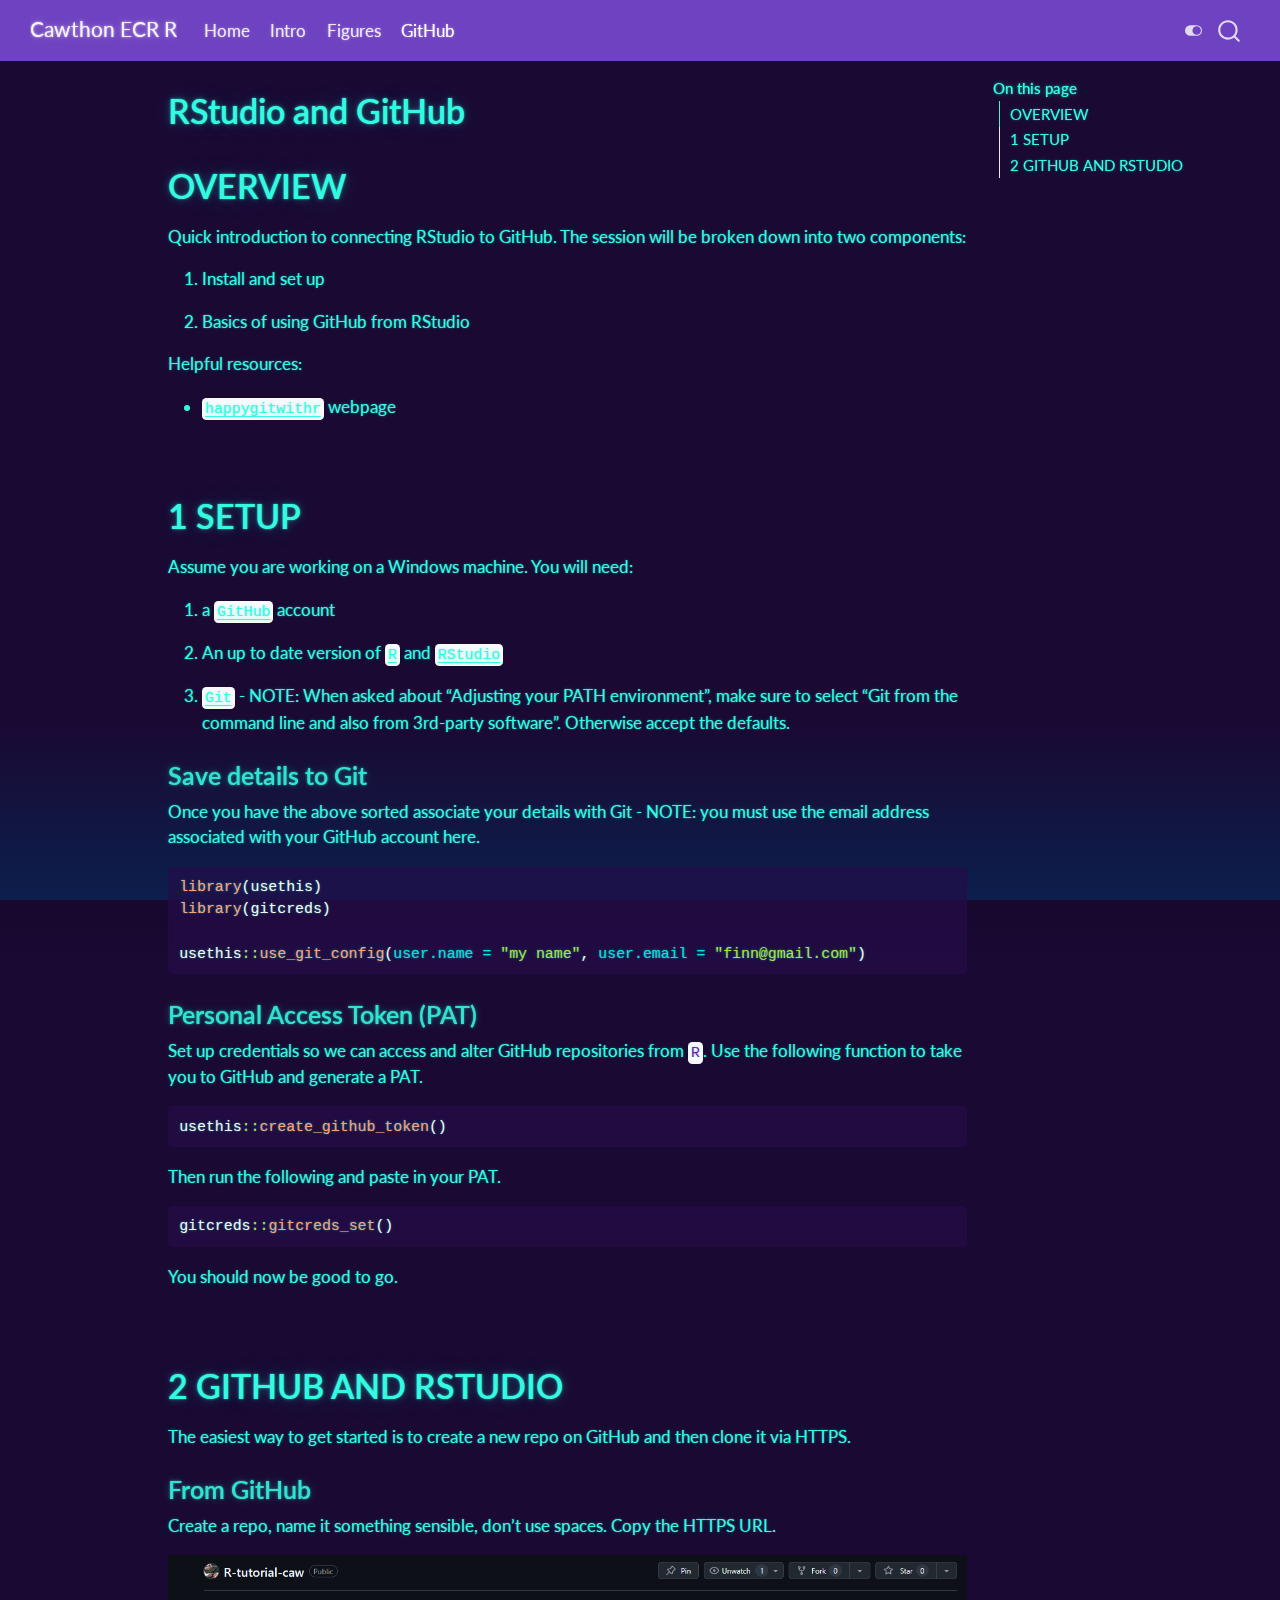
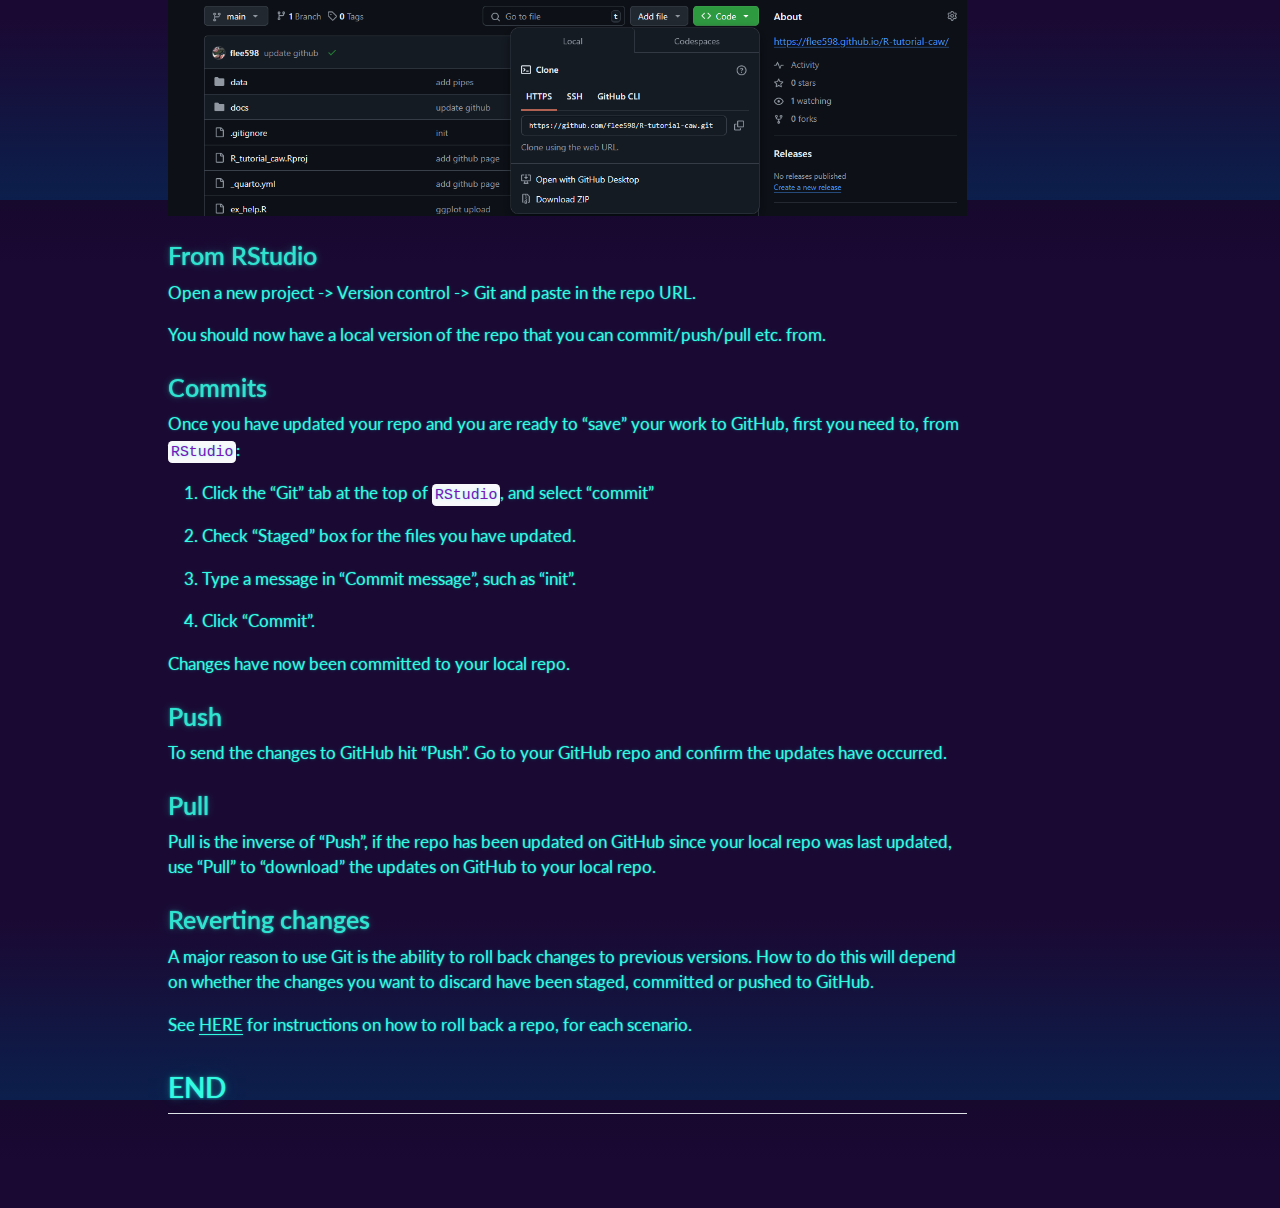
<file: docs/github.html>
<!DOCTYPE html>
<html xmlns="http://www.w3.org/1999/xhtml" lang="en" xml:lang="en"><head>

<meta charset="utf-8">
<meta name="generator" content="quarto-1.5.57">

<meta name="viewport" content="width=device-width, initial-scale=1.0, user-scalable=yes">


<title>RStudio and GitHub – Cawthon ECR R</title>
<style>
code{white-space: pre-wrap;}
span.smallcaps{font-variant: small-caps;}
div.columns{display: flex; gap: min(4vw, 1.5em);}
div.column{flex: auto; overflow-x: auto;}
div.hanging-indent{margin-left: 1.5em; text-indent: -1.5em;}
ul.task-list{list-style: none;}
ul.task-list li input[type="checkbox"] {
  width: 0.8em;
  margin: 0 0.8em 0.2em -1em; /* quarto-specific, see https://github.com/quarto-dev/quarto-cli/issues/4556 */ 
  vertical-align: middle;
}
/* CSS for syntax highlighting */
pre > code.sourceCode { white-space: pre; position: relative; }
pre > code.sourceCode > span { line-height: 1.25; }
pre > code.sourceCode > span:empty { height: 1.2em; }
.sourceCode { overflow: visible; }
code.sourceCode > span { color: inherit; text-decoration: inherit; }
div.sourceCode { margin: 1em 0; }
pre.sourceCode { margin: 0; }
@media screen {
div.sourceCode { overflow: auto; }
}
@media print {
pre > code.sourceCode { white-space: pre-wrap; }
pre > code.sourceCode > span { display: inline-block; text-indent: -5em; padding-left: 5em; }
}
pre.numberSource code
  { counter-reset: source-line 0; }
pre.numberSource code > span
  { position: relative; left: -4em; counter-increment: source-line; }
pre.numberSource code > span > a:first-child::before
  { content: counter(source-line);
    position: relative; left: -1em; text-align: right; vertical-align: baseline;
    border: none; display: inline-block;
    -webkit-touch-callout: none; -webkit-user-select: none;
    -khtml-user-select: none; -moz-user-select: none;
    -ms-user-select: none; user-select: none;
    padding: 0 4px; width: 4em;
  }
pre.numberSource { margin-left: 3em;  padding-left: 4px; }
div.sourceCode
  {   }
@media screen {
pre > code.sourceCode > span > a:first-child::before { text-decoration: underline; }
}
</style>


<script src="site_libs/quarto-nav/quarto-nav.js"></script>
<script src="site_libs/quarto-nav/headroom.min.js"></script>
<script src="site_libs/clipboard/clipboard.min.js"></script>
<script src="site_libs/quarto-search/autocomplete.umd.js"></script>
<script src="site_libs/quarto-search/fuse.min.js"></script>
<script src="site_libs/quarto-search/quarto-search.js"></script>
<meta name="quarto:offset" content="./">
<script src="site_libs/quarto-html/quarto.js"></script>
<script src="site_libs/quarto-html/popper.min.js"></script>
<script src="site_libs/quarto-html/tippy.umd.min.js"></script>
<script src="site_libs/quarto-html/anchor.min.js"></script>
<link href="site_libs/quarto-html/tippy.css" rel="stylesheet">
<link href="site_libs/quarto-html/quarto-syntax-highlighting.css" rel="stylesheet" class="quarto-color-scheme" id="quarto-text-highlighting-styles">
<link href="site_libs/quarto-html/quarto-syntax-highlighting-dark.css" rel="stylesheet" class="quarto-color-scheme quarto-color-alternate" id="quarto-text-highlighting-styles">
<script src="site_libs/bootstrap/bootstrap.min.js"></script>
<link href="site_libs/bootstrap/bootstrap-icons.css" rel="stylesheet">
<link href="site_libs/bootstrap/bootstrap.min.css" rel="stylesheet" class="quarto-color-scheme" id="quarto-bootstrap" data-mode="light">
<link href="site_libs/bootstrap/bootstrap-dark.min.css" rel="stylesheet" class="quarto-color-scheme quarto-color-alternate" id="quarto-bootstrap" data-mode="dark">
<script id="quarto-search-options" type="application/json">{
  "location": "navbar",
  "copy-button": false,
  "collapse-after": 3,
  "panel-placement": "end",
  "type": "overlay",
  "limit": 50,
  "keyboard-shortcut": [
    "f",
    "/",
    "s"
  ],
  "show-item-context": false,
  "language": {
    "search-no-results-text": "No results",
    "search-matching-documents-text": "matching documents",
    "search-copy-link-title": "Copy link to search",
    "search-hide-matches-text": "Hide additional matches",
    "search-more-match-text": "more match in this document",
    "search-more-matches-text": "more matches in this document",
    "search-clear-button-title": "Clear",
    "search-text-placeholder": "",
    "search-detached-cancel-button-title": "Cancel",
    "search-submit-button-title": "Submit",
    "search-label": "Search"
  }
}</script>


<link rel="stylesheet" href="styles.css">
</head>

<body class="nav-fixed">

<div id="quarto-search-results"></div>
  <header id="quarto-header" class="headroom fixed-top">
    <nav class="navbar navbar-expand-lg " data-bs-theme="dark">
      <div class="navbar-container container-fluid">
      <div class="navbar-brand-container mx-auto">
    <a class="navbar-brand" href="./index.html">
    <span class="navbar-title">Cawthon ECR R</span>
    </a>
  </div>
            <div id="quarto-search" class="" title="Search"></div>
          <button class="navbar-toggler" type="button" data-bs-toggle="collapse" data-bs-target="#navbarCollapse" aria-controls="navbarCollapse" role="menu" aria-expanded="false" aria-label="Toggle navigation" onclick="if (window.quartoToggleHeadroom) { window.quartoToggleHeadroom(); }">
  <span class="navbar-toggler-icon"></span>
</button>
          <div class="collapse navbar-collapse" id="navbarCollapse">
            <ul class="navbar-nav navbar-nav-scroll me-auto">
  <li class="nav-item">
    <a class="nav-link" href="./index.html"> 
<span class="menu-text">Home</span></a>
  </li>  
  <li class="nav-item">
    <a class="nav-link" href="./intro.html"> 
<span class="menu-text">Intro</span></a>
  </li>  
  <li class="nav-item">
    <a class="nav-link" href="./ggplot.html"> 
<span class="menu-text">Figures</span></a>
  </li>  
  <li class="nav-item">
    <a class="nav-link active" href="./github.html" aria-current="page"> 
<span class="menu-text">GitHub</span></a>
  </li>  
</ul>
          </div> <!-- /navcollapse -->
            <div class="quarto-navbar-tools">
  <a href="" class="quarto-color-scheme-toggle quarto-navigation-tool  px-1" onclick="window.quartoToggleColorScheme(); return false;" title="Toggle dark mode"><i class="bi"></i></a>
</div>
      </div> <!-- /container-fluid -->
    </nav>
</header>
<!-- content -->
<div id="quarto-content" class="quarto-container page-columns page-rows-contents page-layout-article page-navbar">
<!-- sidebar -->
<!-- margin-sidebar -->
    <div id="quarto-margin-sidebar" class="sidebar margin-sidebar">
        <nav id="TOC" role="doc-toc" class="toc-active">
    <h2 id="toc-title">On this page</h2>
   
  <ul>
  <li><a href="#overview" id="toc-overview" class="nav-link active" data-scroll-target="#overview">OVERVIEW</a></li>
  <li><a href="#setup" id="toc-setup" class="nav-link" data-scroll-target="#setup">1 SETUP</a>
  <ul class="collapse">
  <li><a href="#save-details-to-git" id="toc-save-details-to-git" class="nav-link" data-scroll-target="#save-details-to-git">Save details to Git</a></li>
  <li><a href="#personal-access-token-pat" id="toc-personal-access-token-pat" class="nav-link" data-scroll-target="#personal-access-token-pat">Personal Access Token (PAT)</a></li>
  </ul></li>
  <li><a href="#github-and-rstudio" id="toc-github-and-rstudio" class="nav-link" data-scroll-target="#github-and-rstudio">2 GITHUB AND RSTUDIO</a>
  <ul class="collapse">
  <li><a href="#from-github" id="toc-from-github" class="nav-link" data-scroll-target="#from-github">From GitHub</a></li>
  <li><a href="#from-rstudio" id="toc-from-rstudio" class="nav-link" data-scroll-target="#from-rstudio">From RStudio</a></li>
  <li><a href="#commits" id="toc-commits" class="nav-link" data-scroll-target="#commits">Commits</a></li>
  <li><a href="#push" id="toc-push" class="nav-link" data-scroll-target="#push">Push</a></li>
  <li><a href="#pull" id="toc-pull" class="nav-link" data-scroll-target="#pull">Pull</a></li>
  <li><a href="#reverting-changes" id="toc-reverting-changes" class="nav-link" data-scroll-target="#reverting-changes">Reverting changes</a></li>
  <li><a href="#end" id="toc-end" class="nav-link" data-scroll-target="#end">END</a></li>
  </ul></li>
  </ul>
</nav>
    </div>
<!-- main -->
<main class="content" id="quarto-document-content">

<header id="title-block-header" class="quarto-title-block default">
<div class="quarto-title">
<h1 class="title">RStudio and GitHub</h1>
</div>



<div class="quarto-title-meta">

    
  
    
  </div>
  


</header>


<section id="overview" class="level1">
<h1>OVERVIEW</h1>
<p>Quick introduction to connecting RStudio to GitHub. The session will be broken down into two components:</p>
<ol type="1">
<li><p>Install and set up</p></li>
<li><p>Basics of using GitHub from RStudio</p></li>
</ol>
<p>Helpful resources:</p>
<ul>
<li><a href="https://happygitwithr.com/"><code>happygitwithr</code></a> webpage</li>
</ul>
<p><br></p>
</section>
<section id="setup" class="level1">
<h1>1 SETUP</h1>
<p>Assume you are working on a Windows machine. You will need:</p>
<ol type="1">
<li><p>a <a href="https://github.com/"><code>GitHub</code></a> account</p></li>
<li><p>An up to date version of <a href="https://www.r-project.org/"><code>R</code></a> and <a href="https://posit.co/download/rstudio-desktop/"><code>RStudio</code></a></p></li>
<li><p><a href="https://gitforwindows.org/"><code>Git</code></a> - NOTE: When asked about “Adjusting your PATH environment”, make sure to select “Git from the command line and also from 3rd-party software”. Otherwise accept the defaults.</p></li>
</ol>
<section id="save-details-to-git" class="level3">
<h3 class="anchored" data-anchor-id="save-details-to-git">Save details to Git</h3>
<p>Once you have the above sorted associate your details with Git - NOTE: you must use the email address associated with your GitHub account here.</p>
<div class="cell">
<div class="sourceCode cell-code" id="cb1"><pre class="sourceCode r code-with-copy"><code class="sourceCode r"><span id="cb1-1"><a href="#cb1-1" aria-hidden="true" tabindex="-1"></a><span class="fu">library</span>(usethis)</span>
<span id="cb1-2"><a href="#cb1-2" aria-hidden="true" tabindex="-1"></a><span class="fu">library</span>(gitcreds)</span>
<span id="cb1-3"><a href="#cb1-3" aria-hidden="true" tabindex="-1"></a></span>
<span id="cb1-4"><a href="#cb1-4" aria-hidden="true" tabindex="-1"></a>usethis<span class="sc">::</span><span class="fu">use_git_config</span>(<span class="at">user.name =</span> <span class="st">"my name"</span>, <span class="at">user.email =</span> <span class="st">"finn@gmail.com"</span>)</span></code><button title="Copy to Clipboard" class="code-copy-button"><i class="bi"></i></button></pre></div>
</div>
</section>
<section id="personal-access-token-pat" class="level3">
<h3 class="anchored" data-anchor-id="personal-access-token-pat">Personal Access Token (PAT)</h3>
<p>Set up credentials so we can access and alter GitHub repositories from <code>R</code>. Use the following function to take you to GitHub and generate a PAT.</p>
<div class="cell">
<div class="sourceCode cell-code" id="cb2"><pre class="sourceCode r code-with-copy"><code class="sourceCode r"><span id="cb2-1"><a href="#cb2-1" aria-hidden="true" tabindex="-1"></a>usethis<span class="sc">::</span><span class="fu">create_github_token</span>()</span></code><button title="Copy to Clipboard" class="code-copy-button"><i class="bi"></i></button></pre></div>
</div>
<p>Then run the following and paste in your PAT.</p>
<div class="cell">
<div class="sourceCode cell-code" id="cb3"><pre class="sourceCode r code-with-copy"><code class="sourceCode r"><span id="cb3-1"><a href="#cb3-1" aria-hidden="true" tabindex="-1"></a>gitcreds<span class="sc">::</span><span class="fu">gitcreds_set</span>()</span></code><button title="Copy to Clipboard" class="code-copy-button"><i class="bi"></i></button></pre></div>
</div>
<p>You should now be good to go.</p>
<p><br></p>
</section>
</section>
<section id="github-and-rstudio" class="level1">
<h1>2 GITHUB AND RSTUDIO</h1>
<p>The easiest way to get started is to create a new repo on GitHub and then clone it via HTTPS.</p>
<section id="from-github" class="level3">
<h3 class="anchored" data-anchor-id="from-github">From GitHub</h3>
<p>Create a repo, name it something sensible, don’t use spaces. Copy the HTTPS URL.</p>
<p><img src="docs/assets/github_repo_clone.png" class="img-fluid" width="800"></p>
</section>
<section id="from-rstudio" class="level3">
<h3 class="anchored" data-anchor-id="from-rstudio">From RStudio</h3>
<p>Open a new project -&gt; Version control -&gt; Git and paste in the repo URL.</p>
<p>You should now have a local version of the repo that you can commit/push/pull etc. from.</p>
</section>
<section id="commits" class="level3">
<h3 class="anchored" data-anchor-id="commits">Commits</h3>
<p>Once you have updated your repo and you are ready to “save” your work to GitHub, first you need to, from <code>RStudio</code>:</p>
<ol type="1">
<li><p>Click the “Git” tab at the top of <code>RStudio</code>, and select “commit”</p></li>
<li><p>Check “Staged” box for the files you have updated.</p></li>
<li><p>Type a message in “Commit message”, such as “init”.</p></li>
<li><p>Click “Commit”.</p></li>
</ol>
<p>Changes have now been committed to your local repo.</p>
</section>
<section id="push" class="level3">
<h3 class="anchored" data-anchor-id="push">Push</h3>
<p>To send the changes to GitHub hit “Push”. Go to your GitHub repo and confirm the updates have occurred.</p>
</section>
<section id="pull" class="level3">
<h3 class="anchored" data-anchor-id="pull">Pull</h3>
<p>Pull is the inverse of “Push”, if the repo has been updated on GitHub since your local repo was last updated, use “Pull” to “download” the updates on GitHub to your local repo.</p>
</section>
<section id="reverting-changes" class="level3">
<h3 class="anchored" data-anchor-id="reverting-changes">Reverting changes</h3>
<p>A major reason to use Git is the ability to roll back changes to previous versions. How to do this will depend on whether the changes you want to discard have been staged, committed or pushed to GitHub.</p>
<p>See <a href="https://intro2r.com/use_git.html#undo">HERE</a> for instructions on how to roll back a repo, for each scenario.</p>
</section>
<section id="end" class="level2">
<h2 class="anchored" data-anchor-id="end">END</h2>


</section>
</section>

</main> <!-- /main -->
<script id="quarto-html-after-body" type="application/javascript">
window.document.addEventListener("DOMContentLoaded", function (event) {
  const toggleBodyColorMode = (bsSheetEl) => {
    const mode = bsSheetEl.getAttribute("data-mode");
    const bodyEl = window.document.querySelector("body");
    if (mode === "dark") {
      bodyEl.classList.add("quarto-dark");
      bodyEl.classList.remove("quarto-light");
    } else {
      bodyEl.classList.add("quarto-light");
      bodyEl.classList.remove("quarto-dark");
    }
  }
  const toggleBodyColorPrimary = () => {
    const bsSheetEl = window.document.querySelector("link#quarto-bootstrap");
    if (bsSheetEl) {
      toggleBodyColorMode(bsSheetEl);
    }
  }
  toggleBodyColorPrimary();  
  const disableStylesheet = (stylesheets) => {
    for (let i=0; i < stylesheets.length; i++) {
      const stylesheet = stylesheets[i];
      stylesheet.rel = 'prefetch';
    }
  }
  const enableStylesheet = (stylesheets) => {
    for (let i=0; i < stylesheets.length; i++) {
      const stylesheet = stylesheets[i];
      stylesheet.rel = 'stylesheet';
    }
  }
  const manageTransitions = (selector, allowTransitions) => {
    const els = window.document.querySelectorAll(selector);
    for (let i=0; i < els.length; i++) {
      const el = els[i];
      if (allowTransitions) {
        el.classList.remove('notransition');
      } else {
        el.classList.add('notransition');
      }
    }
  }
  const toggleGiscusIfUsed = (isAlternate, darkModeDefault) => {
    const baseTheme = document.querySelector('#giscus-base-theme')?.value ?? 'light';
    const alternateTheme = document.querySelector('#giscus-alt-theme')?.value ?? 'dark';
    let newTheme = '';
    if(darkModeDefault) {
      newTheme = isAlternate ? baseTheme : alternateTheme;
    } else {
      newTheme = isAlternate ? alternateTheme : baseTheme;
    }
    const changeGiscusTheme = () => {
      // From: https://github.com/giscus/giscus/issues/336
      const sendMessage = (message) => {
        const iframe = document.querySelector('iframe.giscus-frame');
        if (!iframe) return;
        iframe.contentWindow.postMessage({ giscus: message }, 'https://giscus.app');
      }
      sendMessage({
        setConfig: {
          theme: newTheme
        }
      });
    }
    const isGiscussLoaded = window.document.querySelector('iframe.giscus-frame') !== null;
    if (isGiscussLoaded) {
      changeGiscusTheme();
    }
  }
  const toggleColorMode = (alternate) => {
    // Switch the stylesheets
    const alternateStylesheets = window.document.querySelectorAll('link.quarto-color-scheme.quarto-color-alternate');
    manageTransitions('#quarto-margin-sidebar .nav-link', false);
    if (alternate) {
      enableStylesheet(alternateStylesheets);
      for (const sheetNode of alternateStylesheets) {
        if (sheetNode.id === "quarto-bootstrap") {
          toggleBodyColorMode(sheetNode);
        }
      }
    } else {
      disableStylesheet(alternateStylesheets);
      toggleBodyColorPrimary();
    }
    manageTransitions('#quarto-margin-sidebar .nav-link', true);
    // Switch the toggles
    const toggles = window.document.querySelectorAll('.quarto-color-scheme-toggle');
    for (let i=0; i < toggles.length; i++) {
      const toggle = toggles[i];
      if (toggle) {
        if (alternate) {
          toggle.classList.add("alternate");     
        } else {
          toggle.classList.remove("alternate");
        }
      }
    }
    // Hack to workaround the fact that safari doesn't
    // properly recolor the scrollbar when toggling (#1455)
    if (navigator.userAgent.indexOf('Safari') > 0 && navigator.userAgent.indexOf('Chrome') == -1) {
      manageTransitions("body", false);
      window.scrollTo(0, 1);
      setTimeout(() => {
        window.scrollTo(0, 0);
        manageTransitions("body", true);
      }, 40);  
    }
  }
  const isFileUrl = () => { 
    return window.location.protocol === 'file:';
  }
  const hasAlternateSentinel = () => {  
    let styleSentinel = getColorSchemeSentinel();
    if (styleSentinel !== null) {
      return styleSentinel === "alternate";
    } else {
      return false;
    }
  }
  const setStyleSentinel = (alternate) => {
    const value = alternate ? "alternate" : "default";
    if (!isFileUrl()) {
      window.localStorage.setItem("quarto-color-scheme", value);
    } else {
      localAlternateSentinel = value;
    }
  }
  const getColorSchemeSentinel = () => {
    if (!isFileUrl()) {
      const storageValue = window.localStorage.getItem("quarto-color-scheme");
      return storageValue != null ? storageValue : localAlternateSentinel;
    } else {
      return localAlternateSentinel;
    }
  }
  const darkModeDefault = true;
  let localAlternateSentinel = darkModeDefault ? 'alternate' : 'default';
  // Dark / light mode switch
  window.quartoToggleColorScheme = () => {
    // Read the current dark / light value 
    let toAlternate = !hasAlternateSentinel();
    toggleColorMode(toAlternate);
    setStyleSentinel(toAlternate);
    toggleGiscusIfUsed(toAlternate, darkModeDefault);
  };
  // Ensure there is a toggle, if there isn't float one in the top right
  if (window.document.querySelector('.quarto-color-scheme-toggle') === null) {
    const a = window.document.createElement('a');
    a.classList.add('top-right');
    a.classList.add('quarto-color-scheme-toggle');
    a.href = "";
    a.onclick = function() { try { window.quartoToggleColorScheme(); } catch {} return false; };
    const i = window.document.createElement("i");
    i.classList.add('bi');
    a.appendChild(i);
    window.document.body.appendChild(a);
  }
  // Switch to dark mode if need be
  if (hasAlternateSentinel()) {
    toggleColorMode(true);
  } else {
    toggleColorMode(false);
  }
  const icon = "";
  const anchorJS = new window.AnchorJS();
  anchorJS.options = {
    placement: 'right',
    icon: icon
  };
  anchorJS.add('.anchored');
  const isCodeAnnotation = (el) => {
    for (const clz of el.classList) {
      if (clz.startsWith('code-annotation-')) {                     
        return true;
      }
    }
    return false;
  }
  const onCopySuccess = function(e) {
    // button target
    const button = e.trigger;
    // don't keep focus
    button.blur();
    // flash "checked"
    button.classList.add('code-copy-button-checked');
    var currentTitle = button.getAttribute("title");
    button.setAttribute("title", "Copied!");
    let tooltip;
    if (window.bootstrap) {
      button.setAttribute("data-bs-toggle", "tooltip");
      button.setAttribute("data-bs-placement", "left");
      button.setAttribute("data-bs-title", "Copied!");
      tooltip = new bootstrap.Tooltip(button, 
        { trigger: "manual", 
          customClass: "code-copy-button-tooltip",
          offset: [0, -8]});
      tooltip.show();    
    }
    setTimeout(function() {
      if (tooltip) {
        tooltip.hide();
        button.removeAttribute("data-bs-title");
        button.removeAttribute("data-bs-toggle");
        button.removeAttribute("data-bs-placement");
      }
      button.setAttribute("title", currentTitle);
      button.classList.remove('code-copy-button-checked');
    }, 1000);
    // clear code selection
    e.clearSelection();
  }
  const getTextToCopy = function(trigger) {
      const codeEl = trigger.previousElementSibling.cloneNode(true);
      for (const childEl of codeEl.children) {
        if (isCodeAnnotation(childEl)) {
          childEl.remove();
        }
      }
      return codeEl.innerText;
  }
  const clipboard = new window.ClipboardJS('.code-copy-button:not([data-in-quarto-modal])', {
    text: getTextToCopy
  });
  clipboard.on('success', onCopySuccess);
  if (window.document.getElementById('quarto-embedded-source-code-modal')) {
    // For code content inside modals, clipBoardJS needs to be initialized with a container option
    // TODO: Check when it could be a function (https://github.com/zenorocha/clipboard.js/issues/860)
    const clipboardModal = new window.ClipboardJS('.code-copy-button[data-in-quarto-modal]', {
      text: getTextToCopy,
      container: window.document.getElementById('quarto-embedded-source-code-modal')
    });
    clipboardModal.on('success', onCopySuccess);
  }
    var localhostRegex = new RegExp(/^(?:http|https):\/\/localhost\:?[0-9]*\//);
    var mailtoRegex = new RegExp(/^mailto:/);
      var filterRegex = new RegExp('/' + window.location.host + '/');
    var isInternal = (href) => {
        return filterRegex.test(href) || localhostRegex.test(href) || mailtoRegex.test(href);
    }
    // Inspect non-navigation links and adorn them if external
 	var links = window.document.querySelectorAll('a[href]:not(.nav-link):not(.navbar-brand):not(.toc-action):not(.sidebar-link):not(.sidebar-item-toggle):not(.pagination-link):not(.no-external):not([aria-hidden]):not(.dropdown-item):not(.quarto-navigation-tool):not(.about-link)');
    for (var i=0; i<links.length; i++) {
      const link = links[i];
      if (!isInternal(link.href)) {
        // undo the damage that might have been done by quarto-nav.js in the case of
        // links that we want to consider external
        if (link.dataset.originalHref !== undefined) {
          link.href = link.dataset.originalHref;
        }
      }
    }
  function tippyHover(el, contentFn, onTriggerFn, onUntriggerFn) {
    const config = {
      allowHTML: true,
      maxWidth: 500,
      delay: 100,
      arrow: false,
      appendTo: function(el) {
          return el.parentElement;
      },
      interactive: true,
      interactiveBorder: 10,
      theme: 'quarto',
      placement: 'bottom-start',
    };
    if (contentFn) {
      config.content = contentFn;
    }
    if (onTriggerFn) {
      config.onTrigger = onTriggerFn;
    }
    if (onUntriggerFn) {
      config.onUntrigger = onUntriggerFn;
    }
    window.tippy(el, config); 
  }
  const noterefs = window.document.querySelectorAll('a[role="doc-noteref"]');
  for (var i=0; i<noterefs.length; i++) {
    const ref = noterefs[i];
    tippyHover(ref, function() {
      // use id or data attribute instead here
      let href = ref.getAttribute('data-footnote-href') || ref.getAttribute('href');
      try { href = new URL(href).hash; } catch {}
      const id = href.replace(/^#\/?/, "");
      const note = window.document.getElementById(id);
      if (note) {
        return note.innerHTML;
      } else {
        return "";
      }
    });
  }
  const xrefs = window.document.querySelectorAll('a.quarto-xref');
  const processXRef = (id, note) => {
    // Strip column container classes
    const stripColumnClz = (el) => {
      el.classList.remove("page-full", "page-columns");
      if (el.children) {
        for (const child of el.children) {
          stripColumnClz(child);
        }
      }
    }
    stripColumnClz(note)
    if (id === null || id.startsWith('sec-')) {
      // Special case sections, only their first couple elements
      const container = document.createElement("div");
      if (note.children && note.children.length > 2) {
        container.appendChild(note.children[0].cloneNode(true));
        for (let i = 1; i < note.children.length; i++) {
          const child = note.children[i];
          if (child.tagName === "P" && child.innerText === "") {
            continue;
          } else {
            container.appendChild(child.cloneNode(true));
            break;
          }
        }
        if (window.Quarto?.typesetMath) {
          window.Quarto.typesetMath(container);
        }
        return container.innerHTML
      } else {
        if (window.Quarto?.typesetMath) {
          window.Quarto.typesetMath(note);
        }
        return note.innerHTML;
      }
    } else {
      // Remove any anchor links if they are present
      const anchorLink = note.querySelector('a.anchorjs-link');
      if (anchorLink) {
        anchorLink.remove();
      }
      if (window.Quarto?.typesetMath) {
        window.Quarto.typesetMath(note);
      }
      // TODO in 1.5, we should make sure this works without a callout special case
      if (note.classList.contains("callout")) {
        return note.outerHTML;
      } else {
        return note.innerHTML;
      }
    }
  }
  for (var i=0; i<xrefs.length; i++) {
    const xref = xrefs[i];
    tippyHover(xref, undefined, function(instance) {
      instance.disable();
      let url = xref.getAttribute('href');
      let hash = undefined; 
      if (url.startsWith('#')) {
        hash = url;
      } else {
        try { hash = new URL(url).hash; } catch {}
      }
      if (hash) {
        const id = hash.replace(/^#\/?/, "");
        const note = window.document.getElementById(id);
        if (note !== null) {
          try {
            const html = processXRef(id, note.cloneNode(true));
            instance.setContent(html);
          } finally {
            instance.enable();
            instance.show();
          }
        } else {
          // See if we can fetch this
          fetch(url.split('#')[0])
          .then(res => res.text())
          .then(html => {
            const parser = new DOMParser();
            const htmlDoc = parser.parseFromString(html, "text/html");
            const note = htmlDoc.getElementById(id);
            if (note !== null) {
              const html = processXRef(id, note);
              instance.setContent(html);
            } 
          }).finally(() => {
            instance.enable();
            instance.show();
          });
        }
      } else {
        // See if we can fetch a full url (with no hash to target)
        // This is a special case and we should probably do some content thinning / targeting
        fetch(url)
        .then(res => res.text())
        .then(html => {
          const parser = new DOMParser();
          const htmlDoc = parser.parseFromString(html, "text/html");
          const note = htmlDoc.querySelector('main.content');
          if (note !== null) {
            // This should only happen for chapter cross references
            // (since there is no id in the URL)
            // remove the first header
            if (note.children.length > 0 && note.children[0].tagName === "HEADER") {
              note.children[0].remove();
            }
            const html = processXRef(null, note);
            instance.setContent(html);
          } 
        }).finally(() => {
          instance.enable();
          instance.show();
        });
      }
    }, function(instance) {
    });
  }
      let selectedAnnoteEl;
      const selectorForAnnotation = ( cell, annotation) => {
        let cellAttr = 'data-code-cell="' + cell + '"';
        let lineAttr = 'data-code-annotation="' +  annotation + '"';
        const selector = 'span[' + cellAttr + '][' + lineAttr + ']';
        return selector;
      }
      const selectCodeLines = (annoteEl) => {
        const doc = window.document;
        const targetCell = annoteEl.getAttribute("data-target-cell");
        const targetAnnotation = annoteEl.getAttribute("data-target-annotation");
        const annoteSpan = window.document.querySelector(selectorForAnnotation(targetCell, targetAnnotation));
        const lines = annoteSpan.getAttribute("data-code-lines").split(",");
        const lineIds = lines.map((line) => {
          return targetCell + "-" + line;
        })
        let top = null;
        let height = null;
        let parent = null;
        if (lineIds.length > 0) {
            //compute the position of the single el (top and bottom and make a div)
            const el = window.document.getElementById(lineIds[0]);
            top = el.offsetTop;
            height = el.offsetHeight;
            parent = el.parentElement.parentElement;
          if (lineIds.length > 1) {
            const lastEl = window.document.getElementById(lineIds[lineIds.length - 1]);
            const bottom = lastEl.offsetTop + lastEl.offsetHeight;
            height = bottom - top;
          }
          if (top !== null && height !== null && parent !== null) {
            // cook up a div (if necessary) and position it 
            let div = window.document.getElementById("code-annotation-line-highlight");
            if (div === null) {
              div = window.document.createElement("div");
              div.setAttribute("id", "code-annotation-line-highlight");
              div.style.position = 'absolute';
              parent.appendChild(div);
            }
            div.style.top = top - 2 + "px";
            div.style.height = height + 4 + "px";
            div.style.left = 0;
            let gutterDiv = window.document.getElementById("code-annotation-line-highlight-gutter");
            if (gutterDiv === null) {
              gutterDiv = window.document.createElement("div");
              gutterDiv.setAttribute("id", "code-annotation-line-highlight-gutter");
              gutterDiv.style.position = 'absolute';
              const codeCell = window.document.getElementById(targetCell);
              const gutter = codeCell.querySelector('.code-annotation-gutter');
              gutter.appendChild(gutterDiv);
            }
            gutterDiv.style.top = top - 2 + "px";
            gutterDiv.style.height = height + 4 + "px";
          }
          selectedAnnoteEl = annoteEl;
        }
      };
      const unselectCodeLines = () => {
        const elementsIds = ["code-annotation-line-highlight", "code-annotation-line-highlight-gutter"];
        elementsIds.forEach((elId) => {
          const div = window.document.getElementById(elId);
          if (div) {
            div.remove();
          }
        });
        selectedAnnoteEl = undefined;
      };
        // Handle positioning of the toggle
    window.addEventListener(
      "resize",
      throttle(() => {
        elRect = undefined;
        if (selectedAnnoteEl) {
          selectCodeLines(selectedAnnoteEl);
        }
      }, 10)
    );
    function throttle(fn, ms) {
    let throttle = false;
    let timer;
      return (...args) => {
        if(!throttle) { // first call gets through
            fn.apply(this, args);
            throttle = true;
        } else { // all the others get throttled
            if(timer) clearTimeout(timer); // cancel #2
            timer = setTimeout(() => {
              fn.apply(this, args);
              timer = throttle = false;
            }, ms);
        }
      };
    }
      // Attach click handler to the DT
      const annoteDls = window.document.querySelectorAll('dt[data-target-cell]');
      for (const annoteDlNode of annoteDls) {
        annoteDlNode.addEventListener('click', (event) => {
          const clickedEl = event.target;
          if (clickedEl !== selectedAnnoteEl) {
            unselectCodeLines();
            const activeEl = window.document.querySelector('dt[data-target-cell].code-annotation-active');
            if (activeEl) {
              activeEl.classList.remove('code-annotation-active');
            }
            selectCodeLines(clickedEl);
            clickedEl.classList.add('code-annotation-active');
          } else {
            // Unselect the line
            unselectCodeLines();
            clickedEl.classList.remove('code-annotation-active');
          }
        });
      }
  const findCites = (el) => {
    const parentEl = el.parentElement;
    if (parentEl) {
      const cites = parentEl.dataset.cites;
      if (cites) {
        return {
          el,
          cites: cites.split(' ')
        };
      } else {
        return findCites(el.parentElement)
      }
    } else {
      return undefined;
    }
  };
  var bibliorefs = window.document.querySelectorAll('a[role="doc-biblioref"]');
  for (var i=0; i<bibliorefs.length; i++) {
    const ref = bibliorefs[i];
    const citeInfo = findCites(ref);
    if (citeInfo) {
      tippyHover(citeInfo.el, function() {
        var popup = window.document.createElement('div');
        citeInfo.cites.forEach(function(cite) {
          var citeDiv = window.document.createElement('div');
          citeDiv.classList.add('hanging-indent');
          citeDiv.classList.add('csl-entry');
          var biblioDiv = window.document.getElementById('ref-' + cite);
          if (biblioDiv) {
            citeDiv.innerHTML = biblioDiv.innerHTML;
          }
          popup.appendChild(citeDiv);
        });
        return popup.innerHTML;
      });
    }
  }
});
</script>
</div> <!-- /content -->




</body></html>
</file>
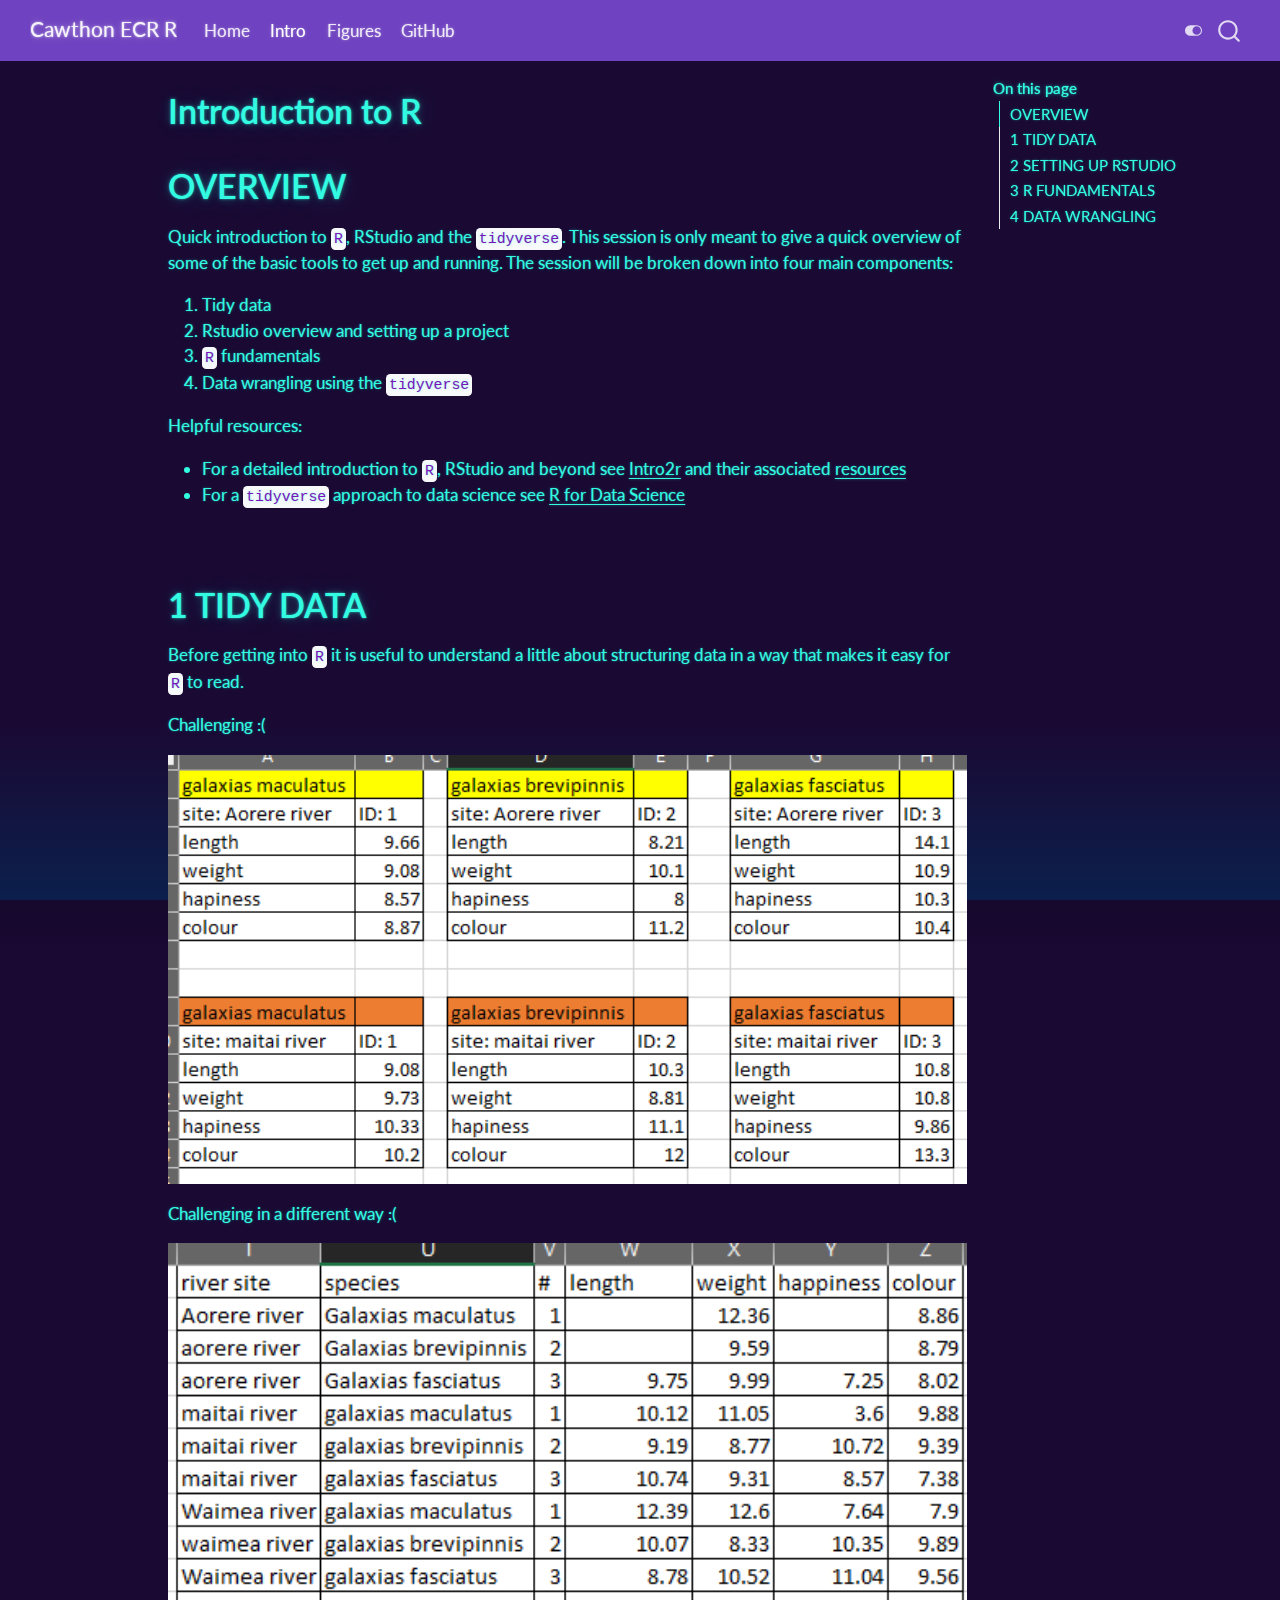
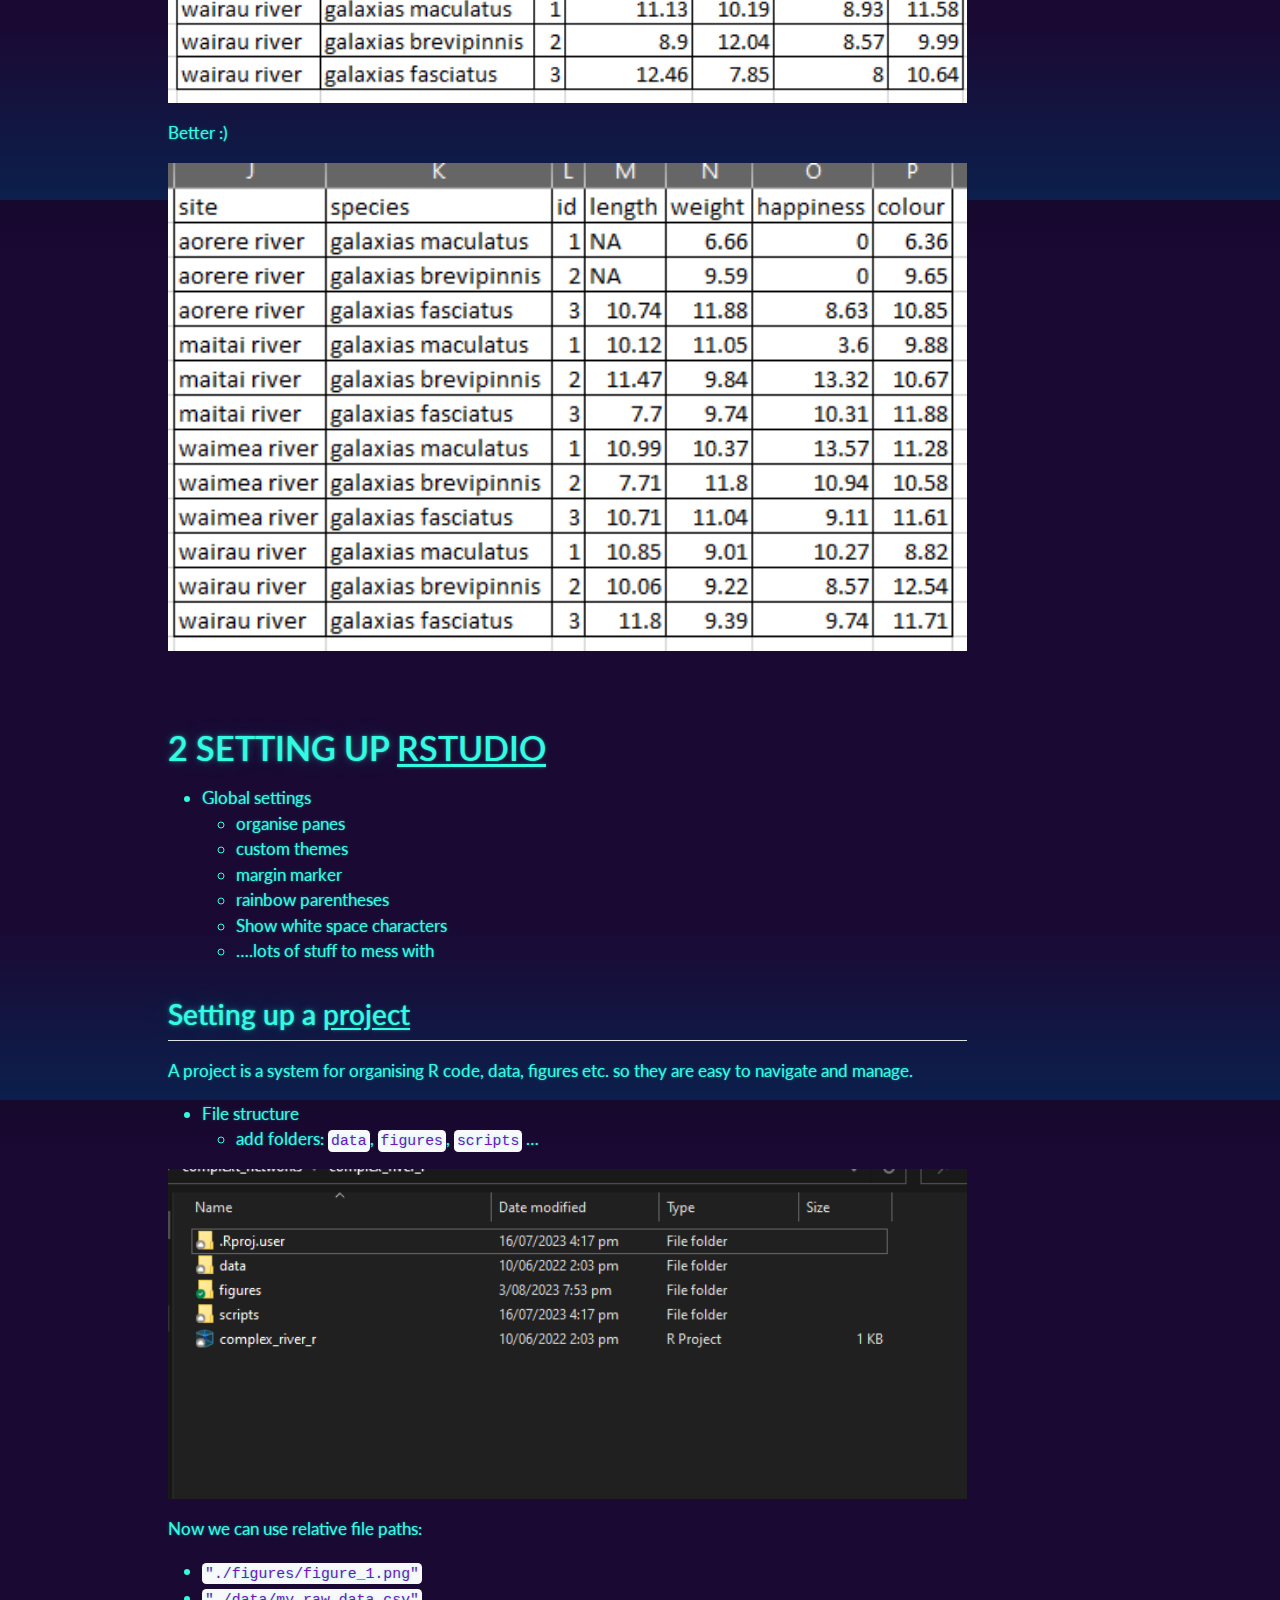
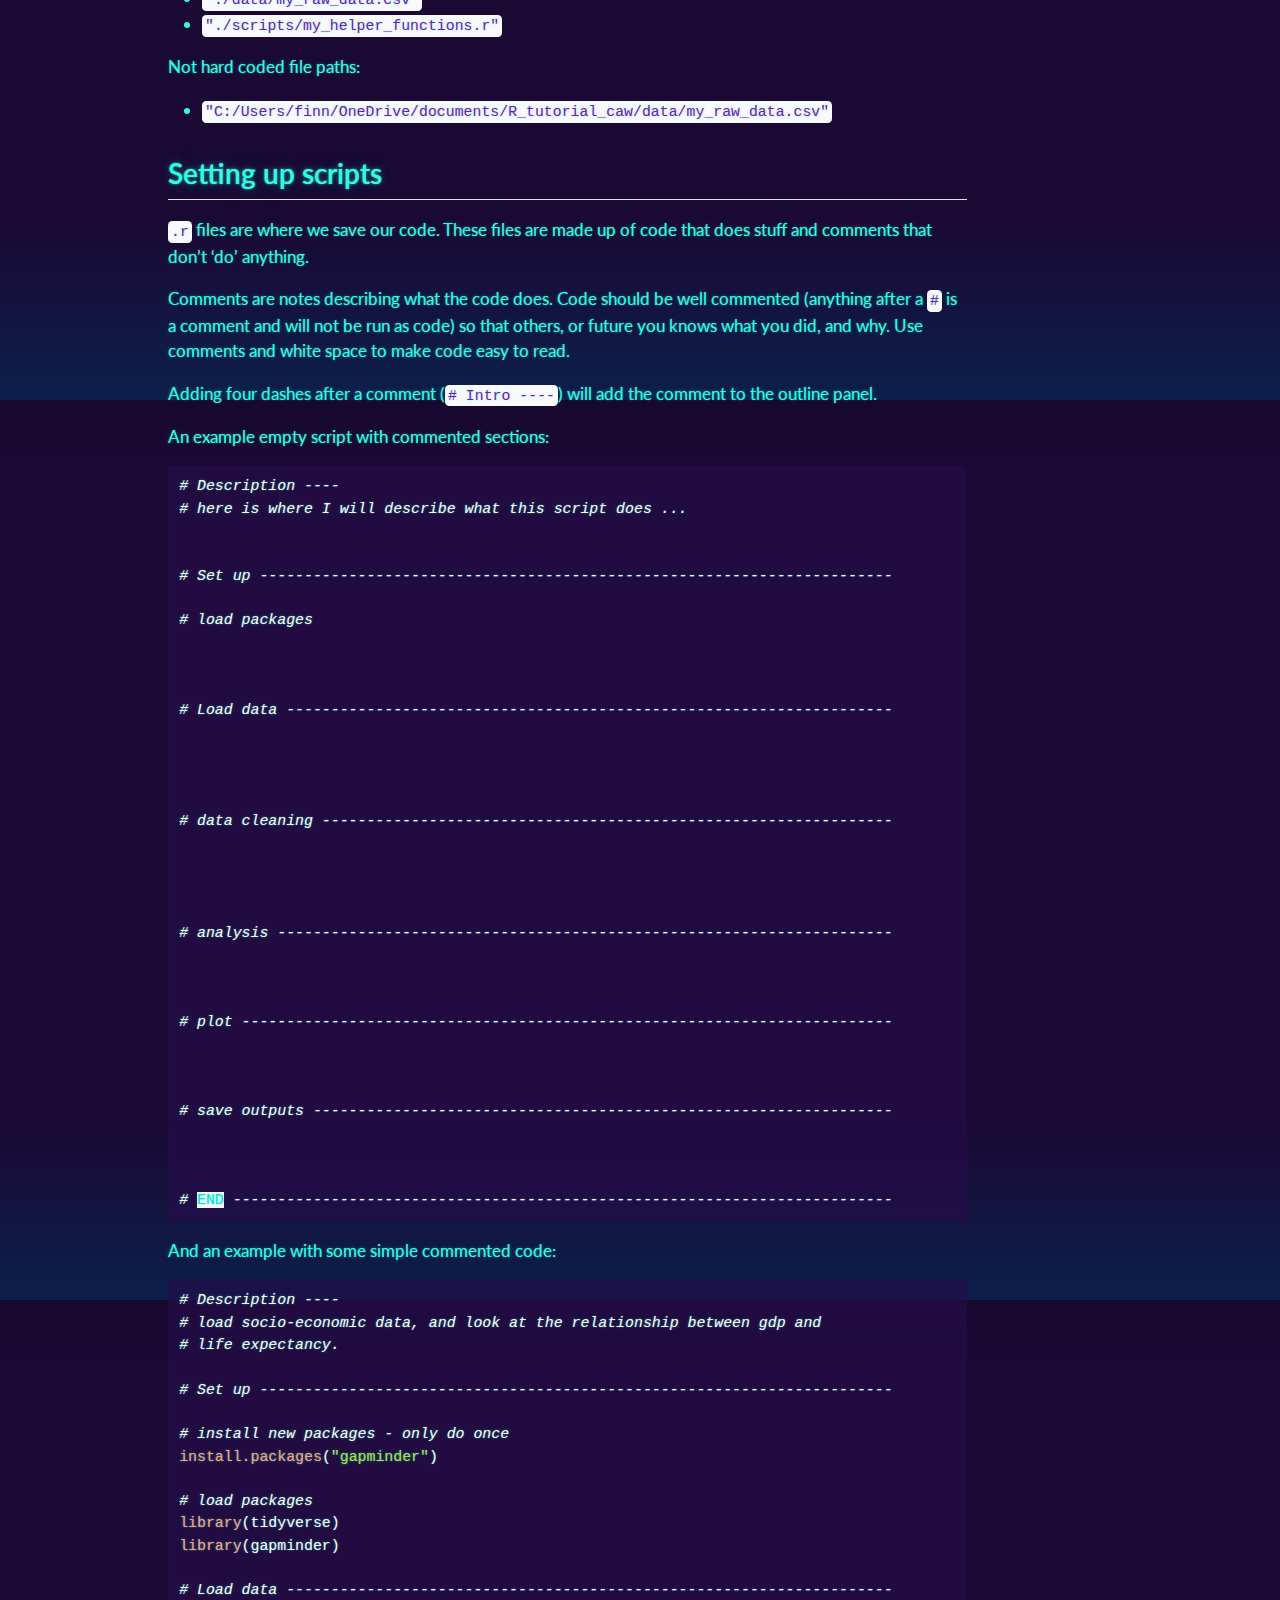
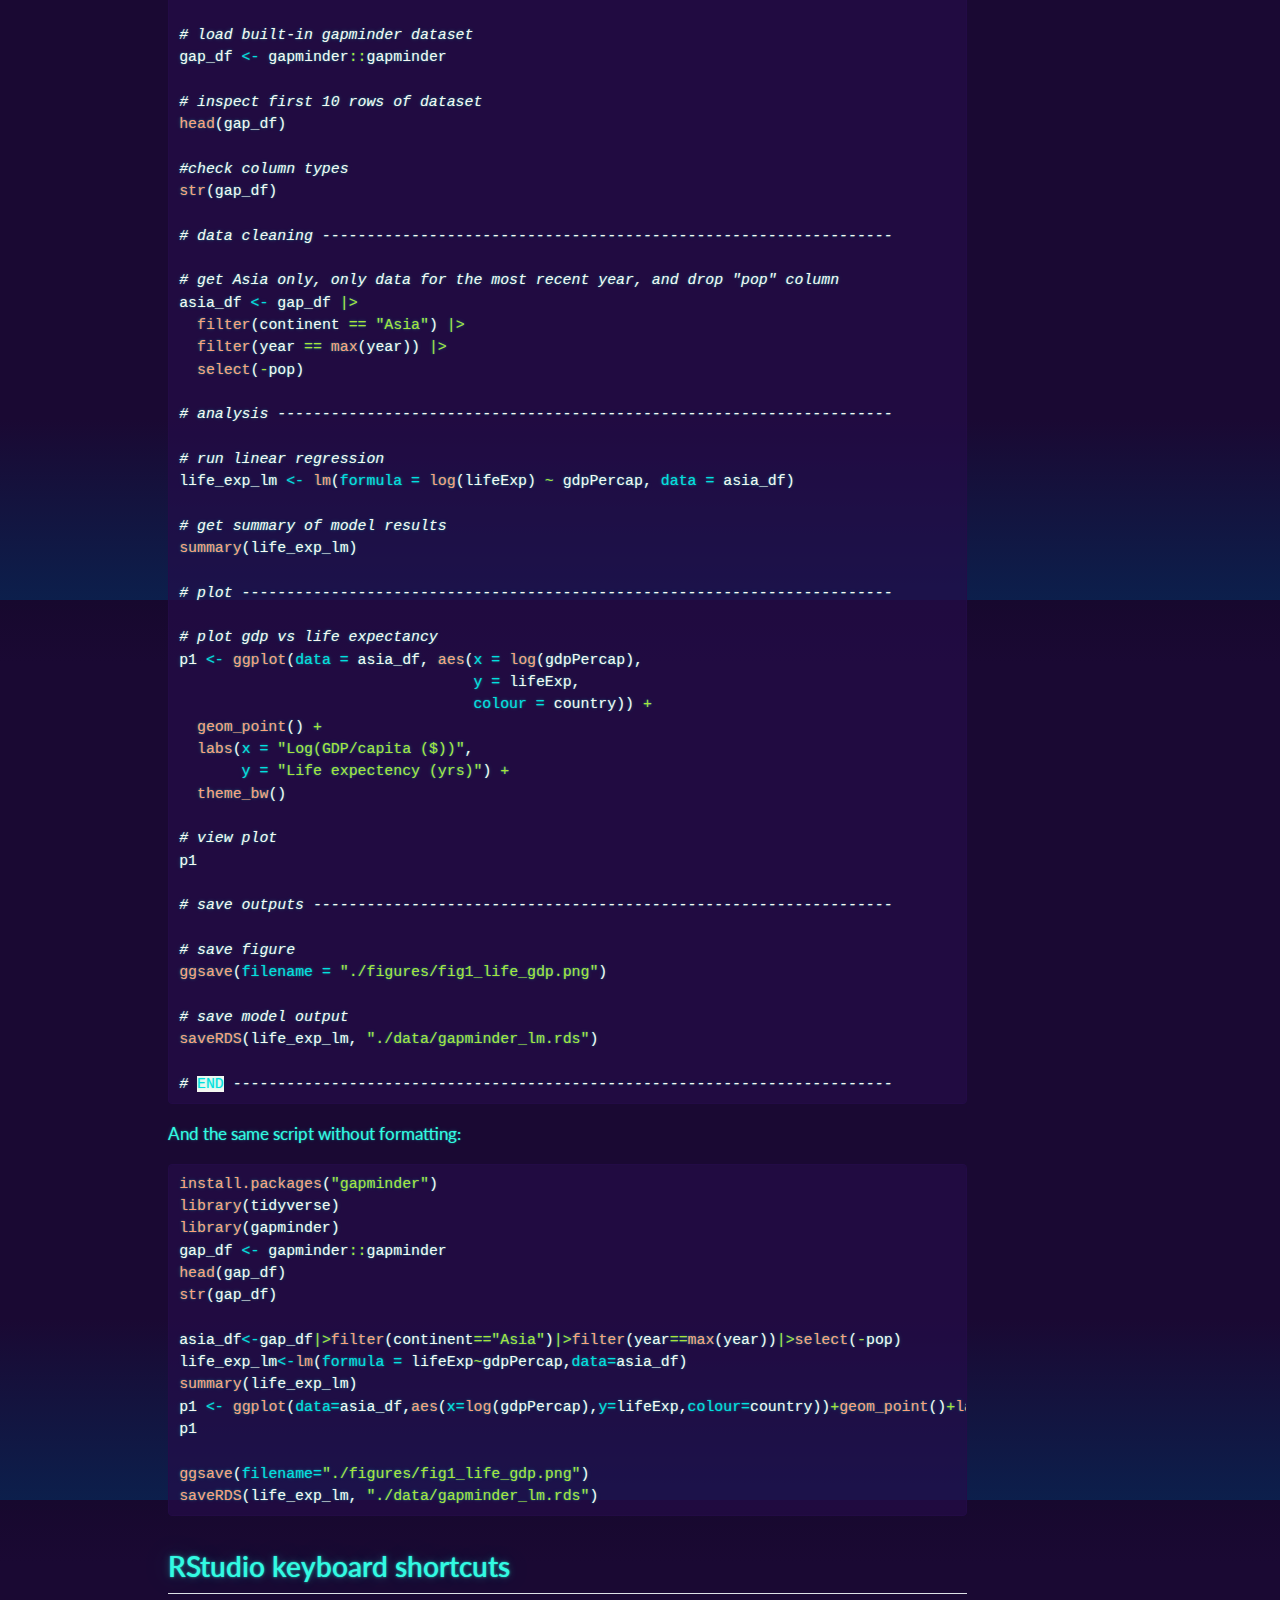
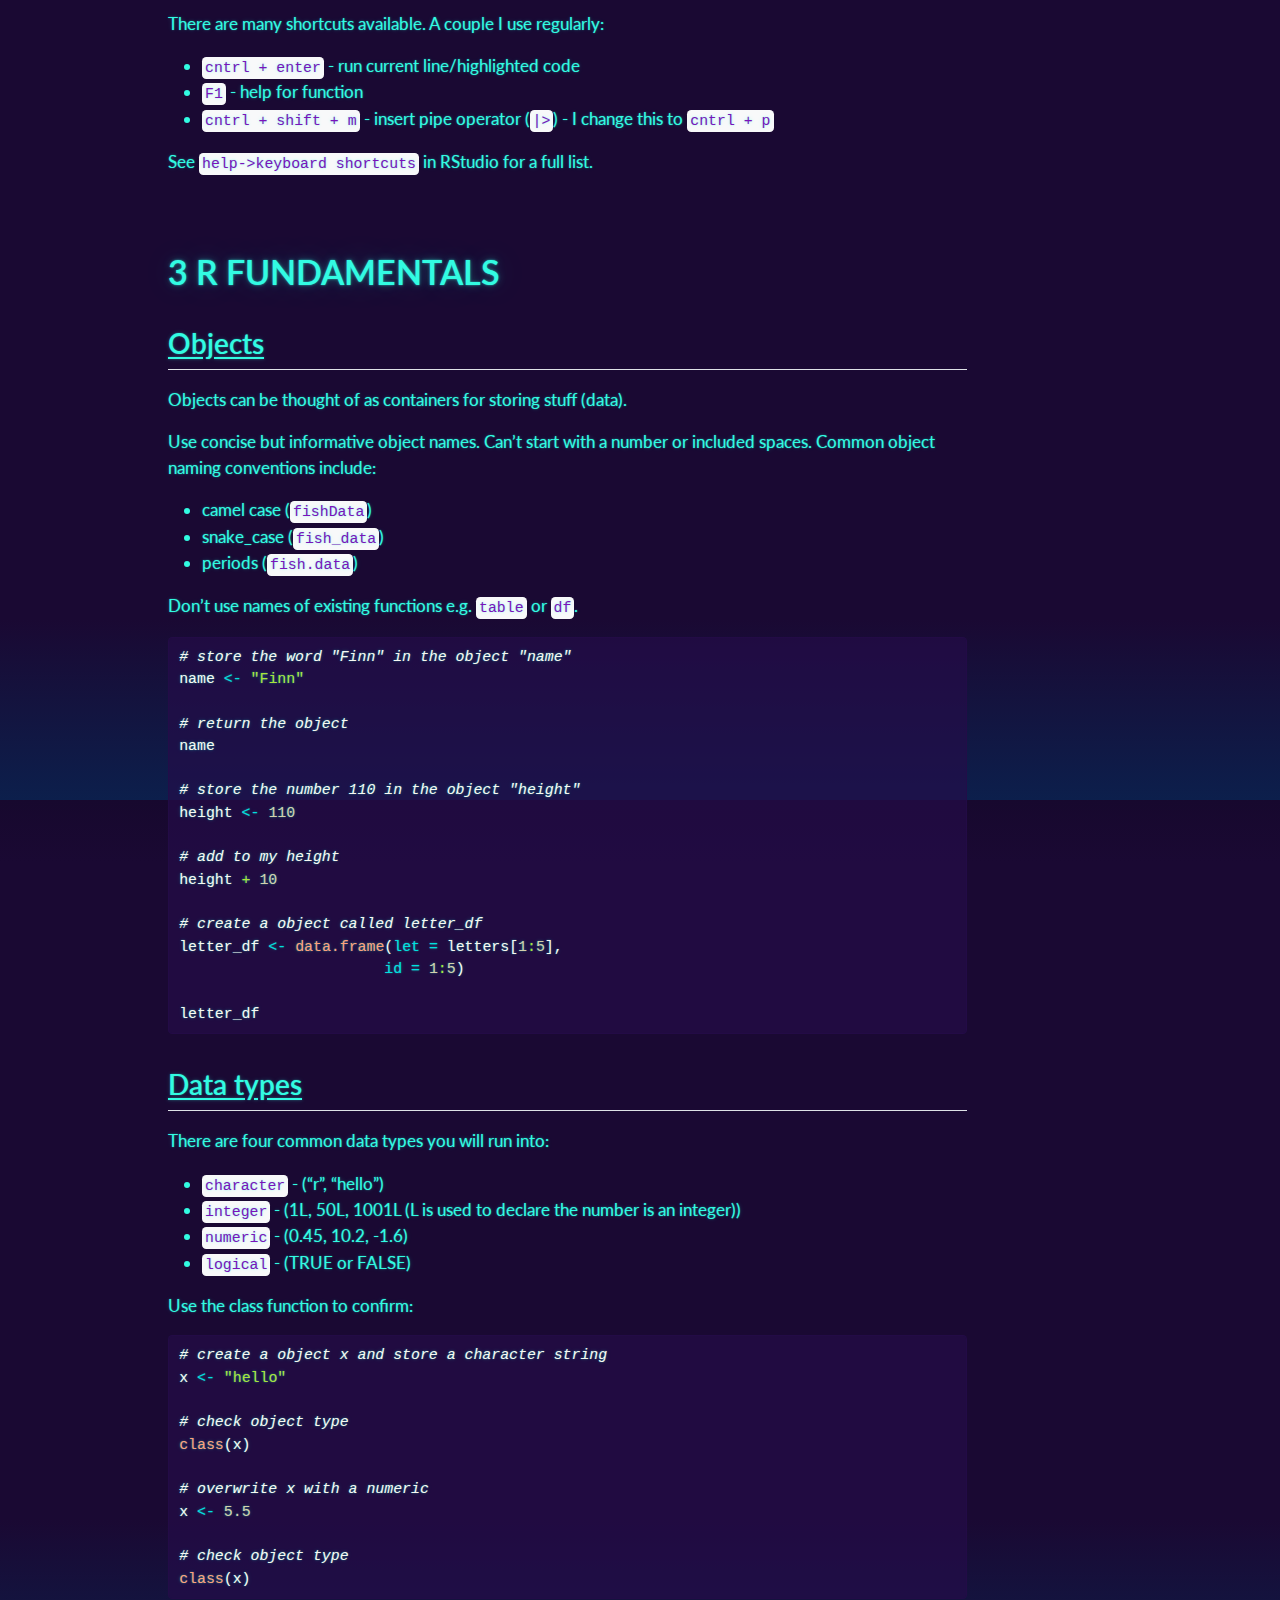
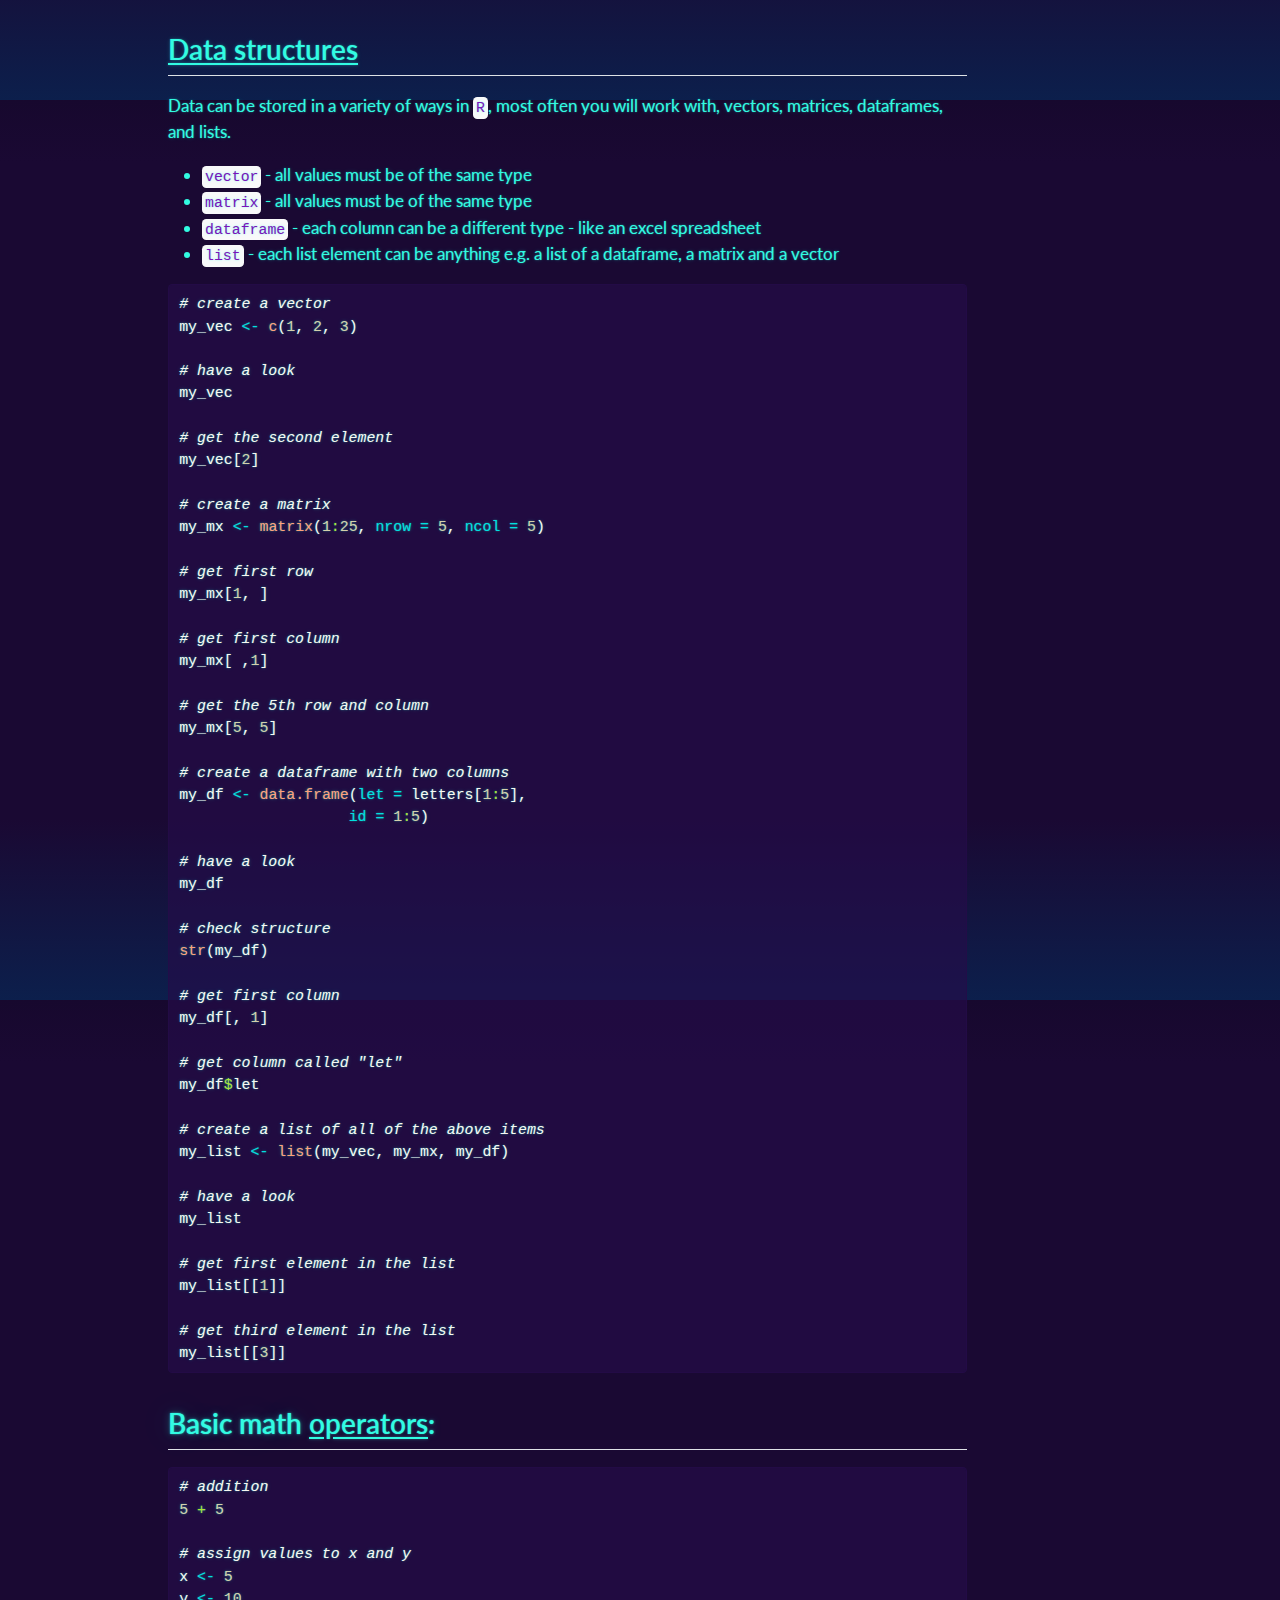
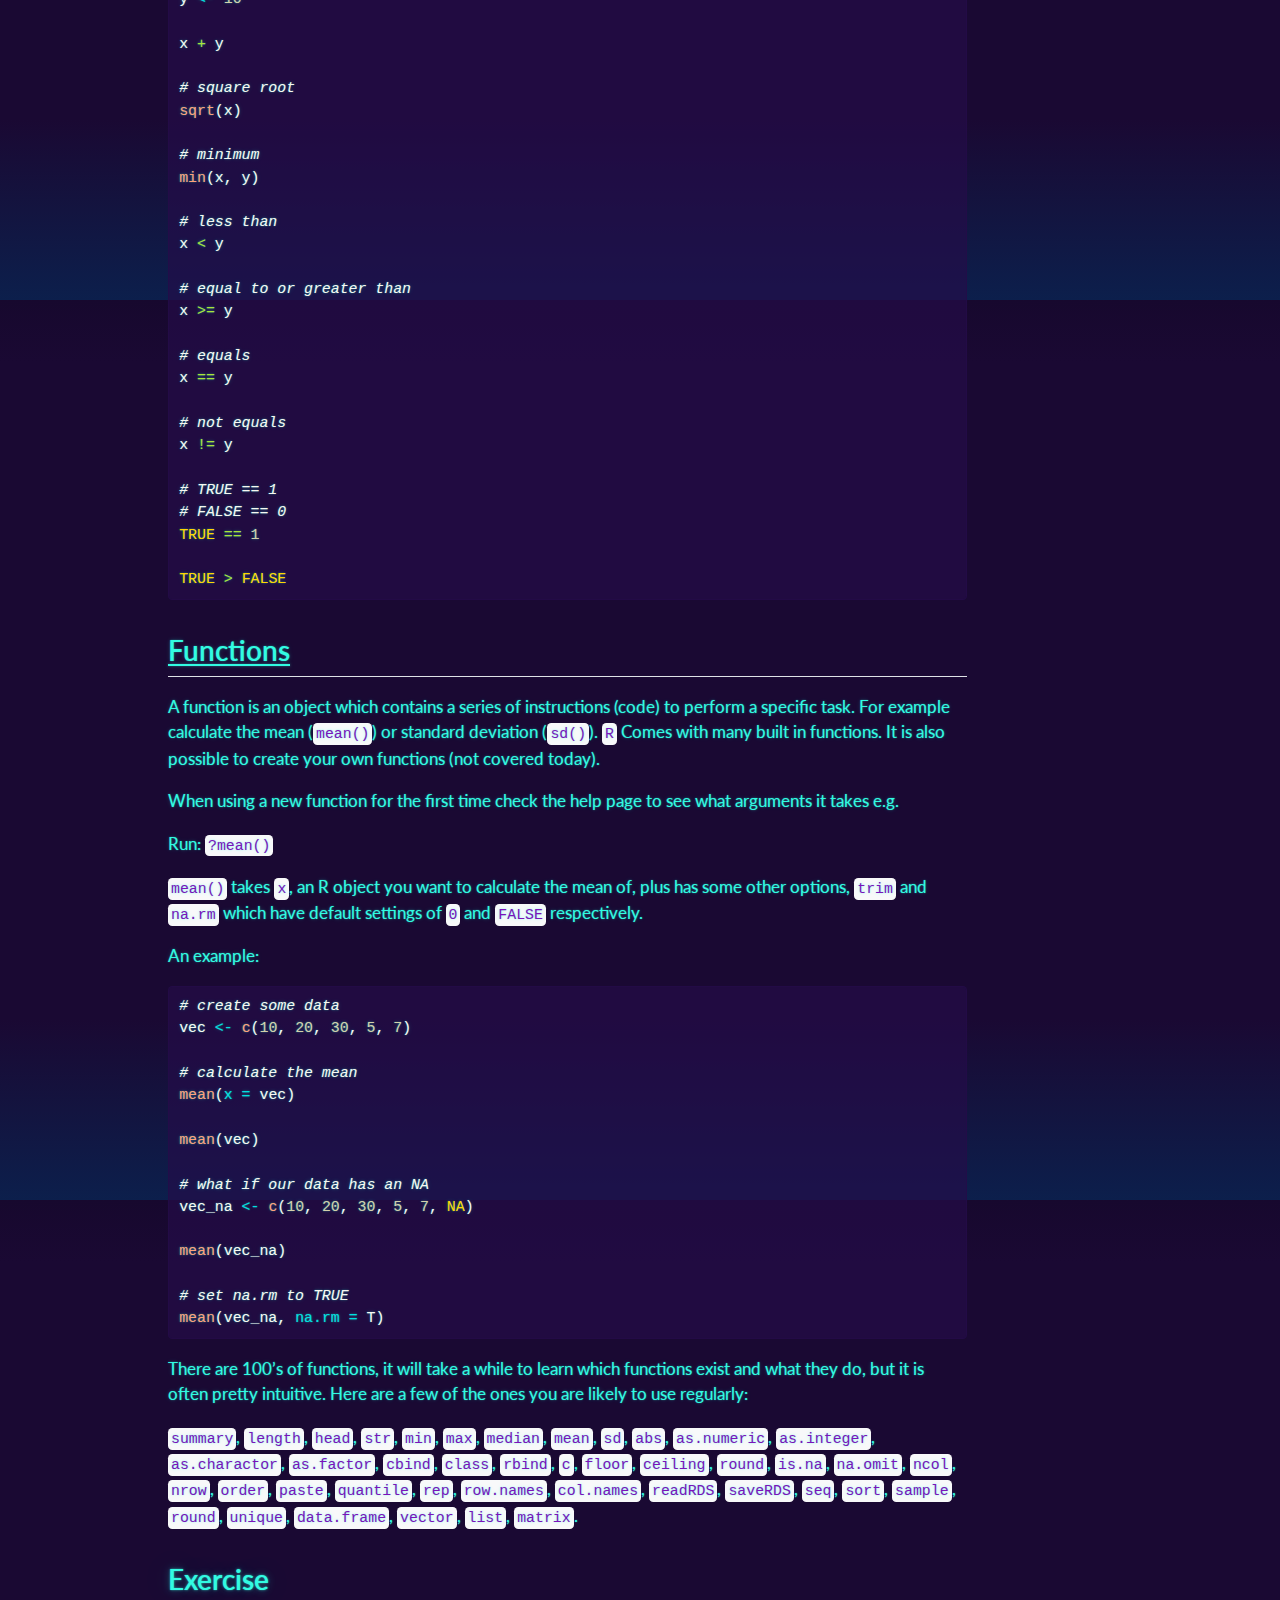
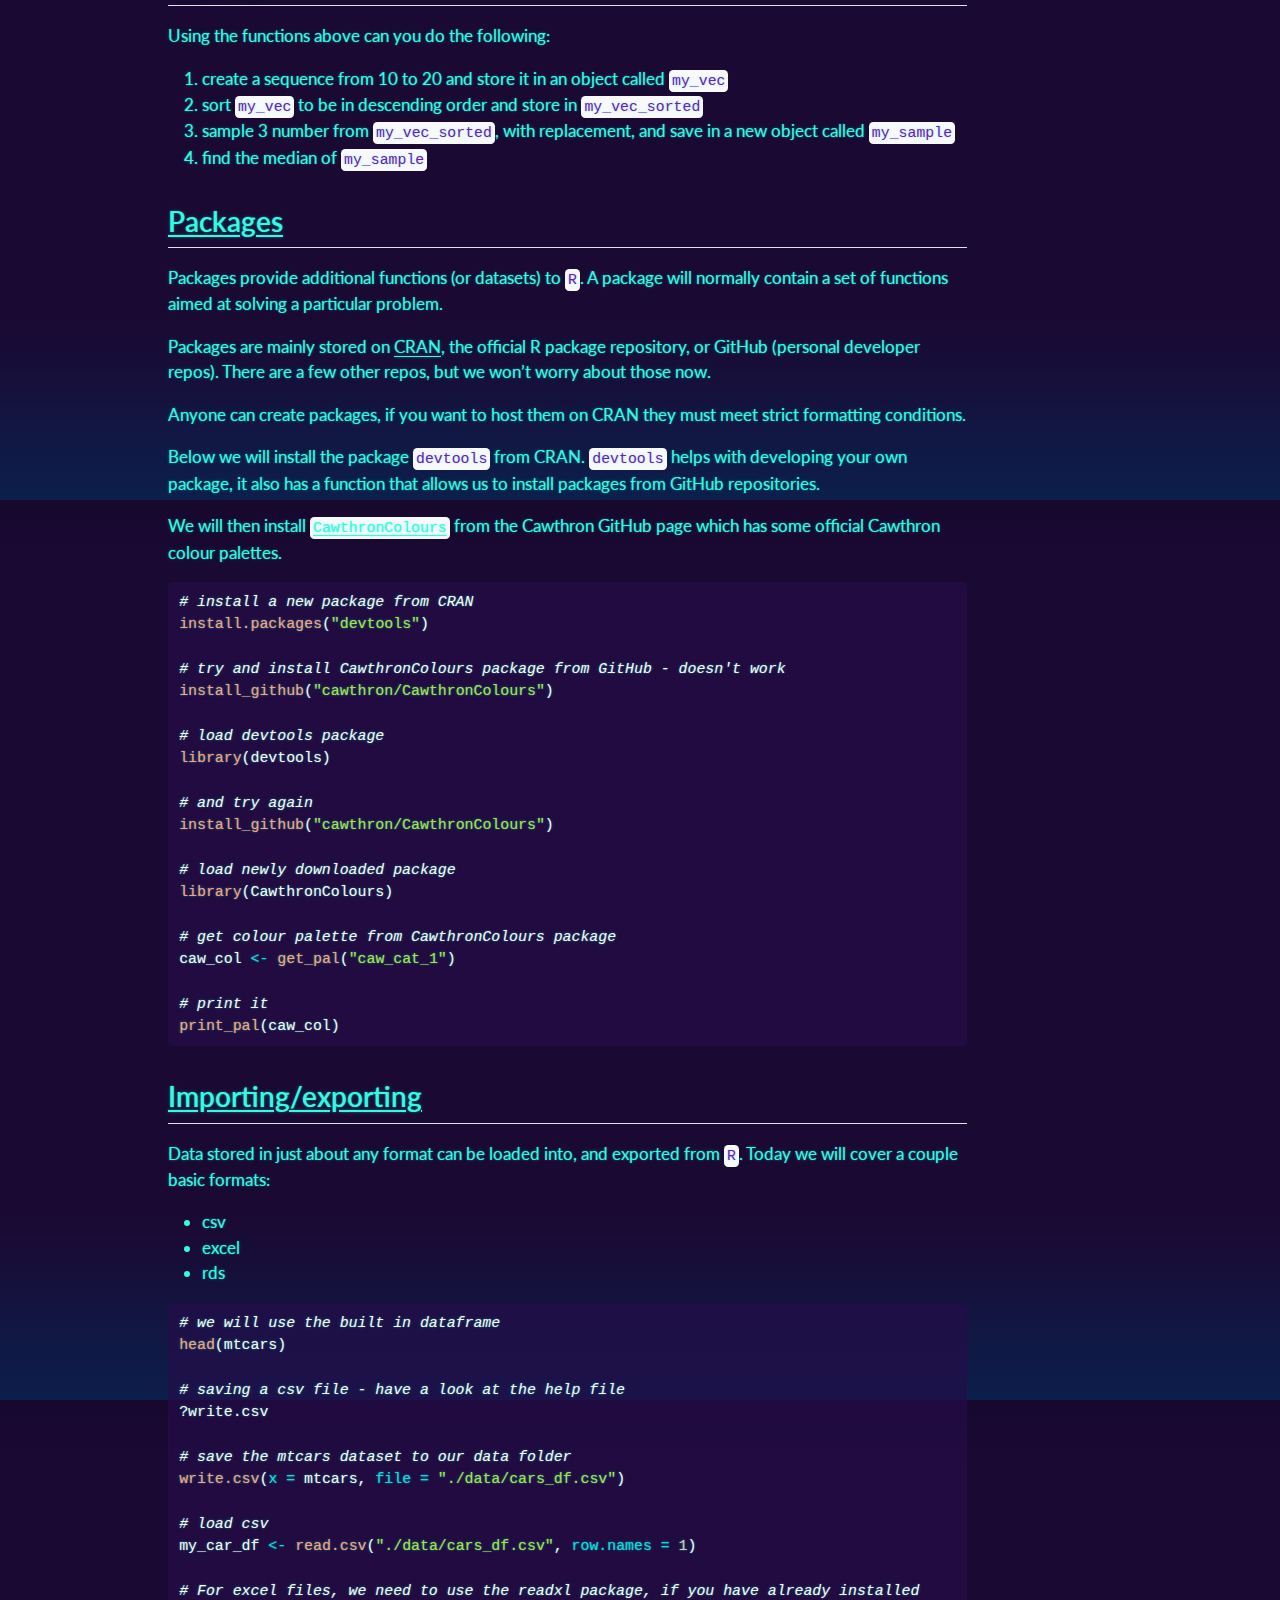
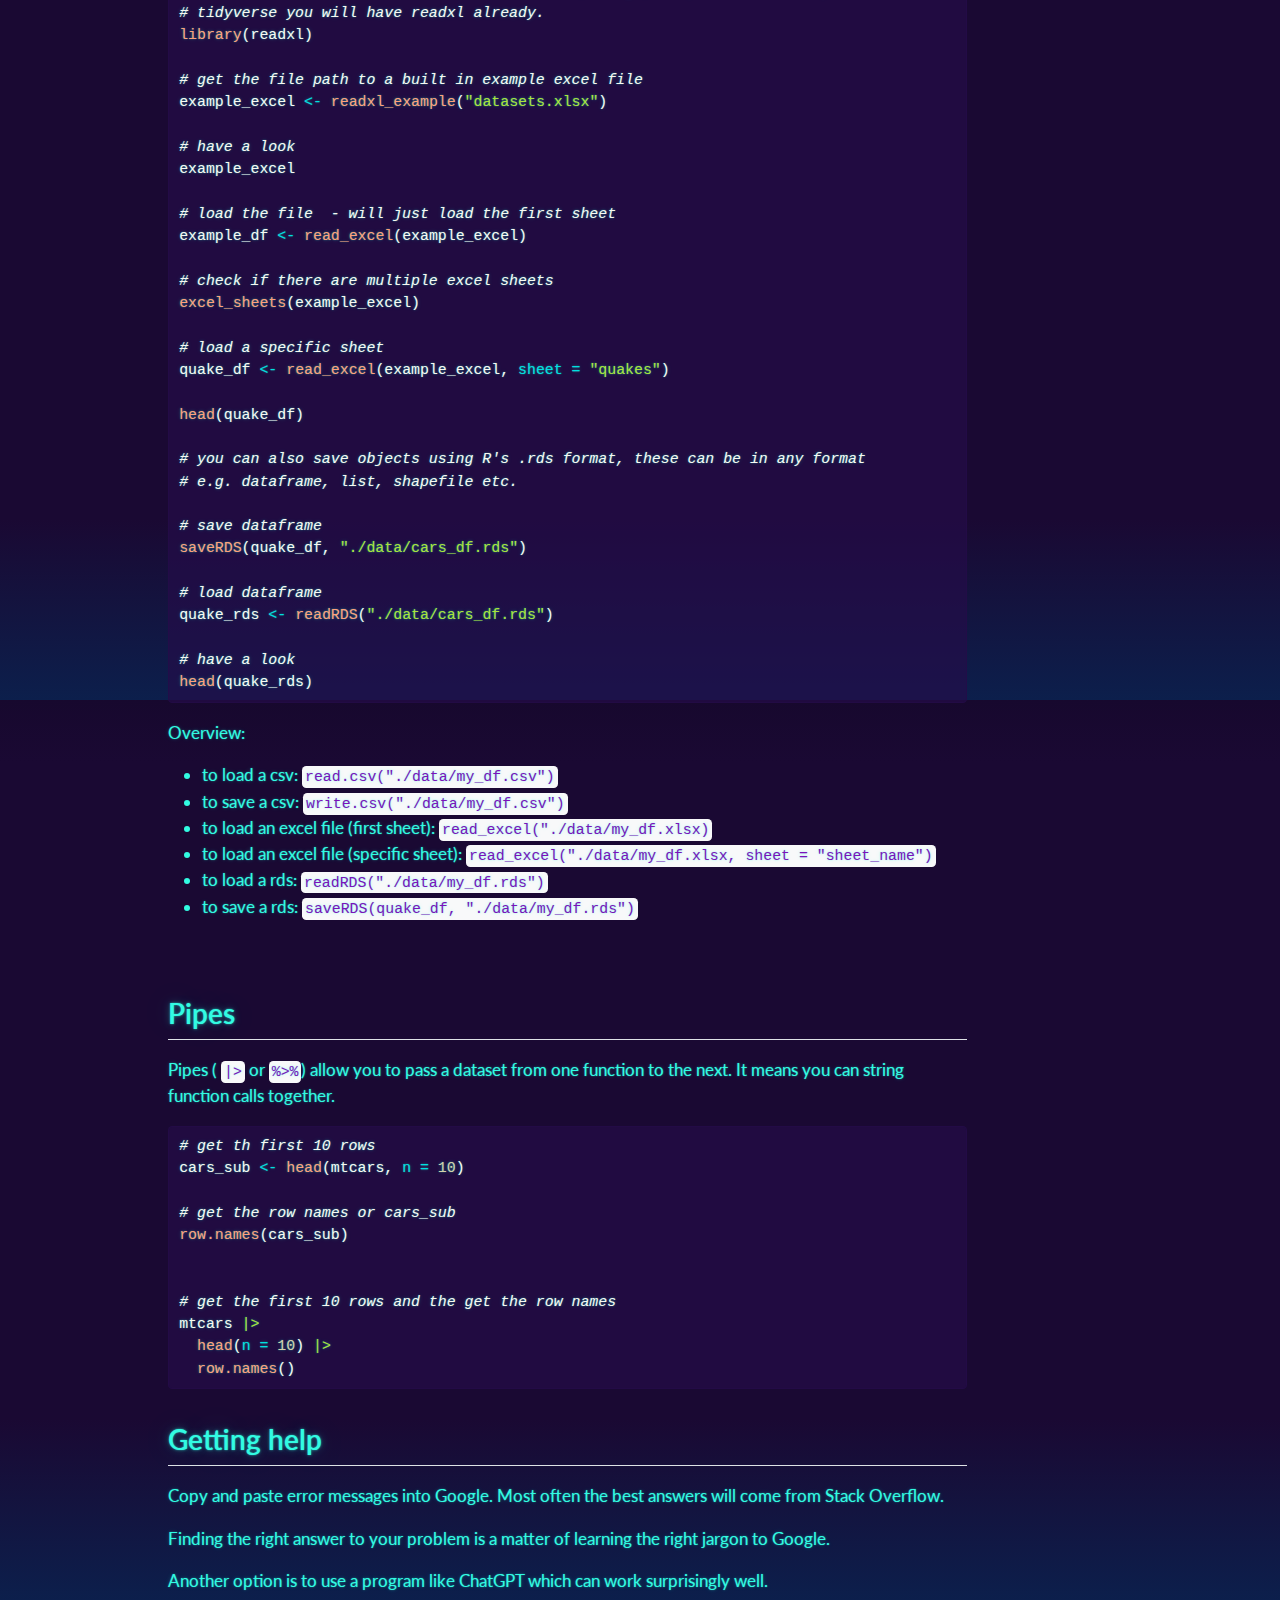
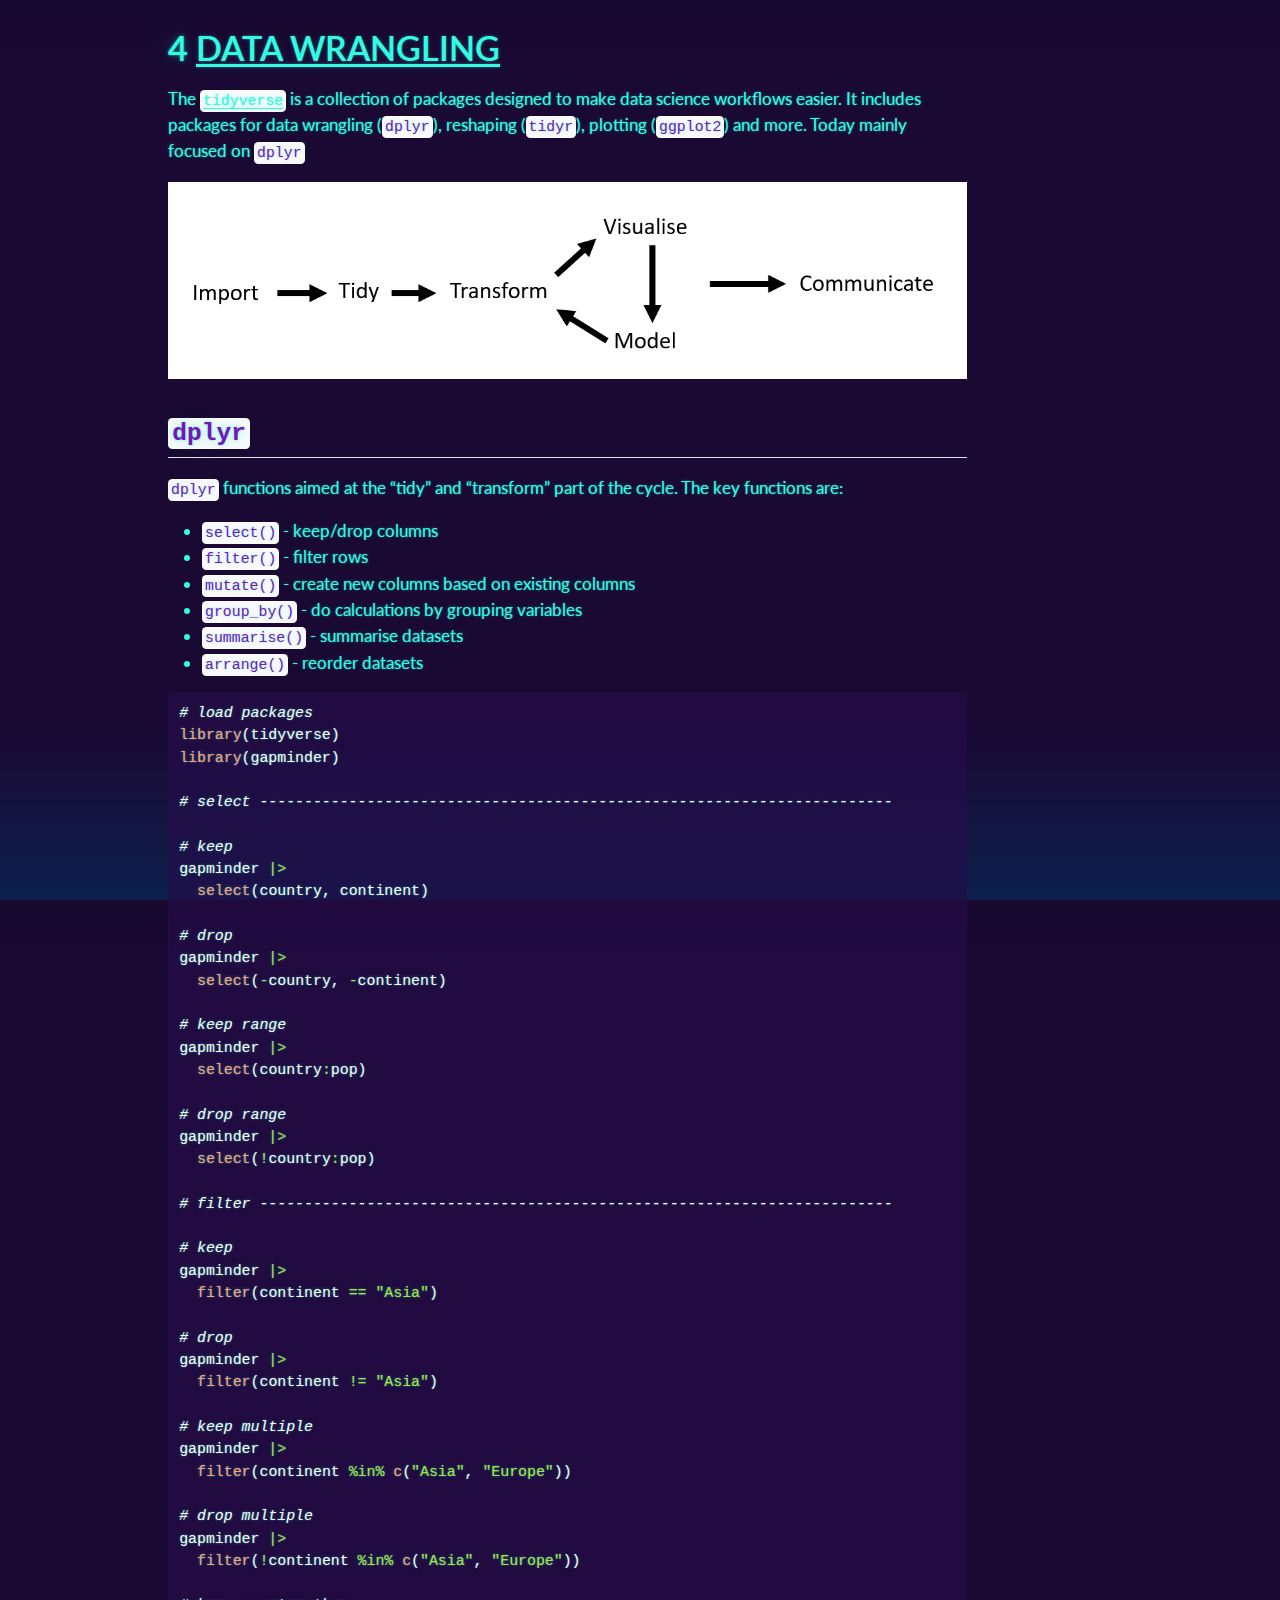
<file: docs/intro.html>
<!DOCTYPE html>
<html xmlns="http://www.w3.org/1999/xhtml" lang="en" xml:lang="en"><head>

<meta charset="utf-8">
<meta name="generator" content="quarto-1.5.57">

<meta name="viewport" content="width=device-width, initial-scale=1.0, user-scalable=yes">


<title>Introduction to R – Cawthon ECR R</title>
<style>
code{white-space: pre-wrap;}
span.smallcaps{font-variant: small-caps;}
div.columns{display: flex; gap: min(4vw, 1.5em);}
div.column{flex: auto; overflow-x: auto;}
div.hanging-indent{margin-left: 1.5em; text-indent: -1.5em;}
ul.task-list{list-style: none;}
ul.task-list li input[type="checkbox"] {
  width: 0.8em;
  margin: 0 0.8em 0.2em -1em; /* quarto-specific, see https://github.com/quarto-dev/quarto-cli/issues/4556 */ 
  vertical-align: middle;
}
/* CSS for syntax highlighting */
pre > code.sourceCode { white-space: pre; position: relative; }
pre > code.sourceCode > span { line-height: 1.25; }
pre > code.sourceCode > span:empty { height: 1.2em; }
.sourceCode { overflow: visible; }
code.sourceCode > span { color: inherit; text-decoration: inherit; }
div.sourceCode { margin: 1em 0; }
pre.sourceCode { margin: 0; }
@media screen {
div.sourceCode { overflow: auto; }
}
@media print {
pre > code.sourceCode { white-space: pre-wrap; }
pre > code.sourceCode > span { display: inline-block; text-indent: -5em; padding-left: 5em; }
}
pre.numberSource code
  { counter-reset: source-line 0; }
pre.numberSource code > span
  { position: relative; left: -4em; counter-increment: source-line; }
pre.numberSource code > span > a:first-child::before
  { content: counter(source-line);
    position: relative; left: -1em; text-align: right; vertical-align: baseline;
    border: none; display: inline-block;
    -webkit-touch-callout: none; -webkit-user-select: none;
    -khtml-user-select: none; -moz-user-select: none;
    -ms-user-select: none; user-select: none;
    padding: 0 4px; width: 4em;
  }
pre.numberSource { margin-left: 3em;  padding-left: 4px; }
div.sourceCode
  {   }
@media screen {
pre > code.sourceCode > span > a:first-child::before { text-decoration: underline; }
}
</style>


<script src="site_libs/quarto-nav/quarto-nav.js"></script>
<script src="site_libs/quarto-nav/headroom.min.js"></script>
<script src="site_libs/clipboard/clipboard.min.js"></script>
<script src="site_libs/quarto-search/autocomplete.umd.js"></script>
<script src="site_libs/quarto-search/fuse.min.js"></script>
<script src="site_libs/quarto-search/quarto-search.js"></script>
<meta name="quarto:offset" content="./">
<script src="site_libs/quarto-html/quarto.js"></script>
<script src="site_libs/quarto-html/popper.min.js"></script>
<script src="site_libs/quarto-html/tippy.umd.min.js"></script>
<script src="site_libs/quarto-html/anchor.min.js"></script>
<link href="site_libs/quarto-html/tippy.css" rel="stylesheet">
<link href="site_libs/quarto-html/quarto-syntax-highlighting.css" rel="stylesheet" class="quarto-color-scheme" id="quarto-text-highlighting-styles">
<link href="site_libs/quarto-html/quarto-syntax-highlighting-dark.css" rel="stylesheet" class="quarto-color-scheme quarto-color-alternate" id="quarto-text-highlighting-styles">
<script src="site_libs/bootstrap/bootstrap.min.js"></script>
<link href="site_libs/bootstrap/bootstrap-icons.css" rel="stylesheet">
<link href="site_libs/bootstrap/bootstrap.min.css" rel="stylesheet" class="quarto-color-scheme" id="quarto-bootstrap" data-mode="light">
<link href="site_libs/bootstrap/bootstrap-dark.min.css" rel="stylesheet" class="quarto-color-scheme quarto-color-alternate" id="quarto-bootstrap" data-mode="dark">
<script id="quarto-search-options" type="application/json">{
  "location": "navbar",
  "copy-button": false,
  "collapse-after": 3,
  "panel-placement": "end",
  "type": "overlay",
  "limit": 50,
  "keyboard-shortcut": [
    "f",
    "/",
    "s"
  ],
  "show-item-context": false,
  "language": {
    "search-no-results-text": "No results",
    "search-matching-documents-text": "matching documents",
    "search-copy-link-title": "Copy link to search",
    "search-hide-matches-text": "Hide additional matches",
    "search-more-match-text": "more match in this document",
    "search-more-matches-text": "more matches in this document",
    "search-clear-button-title": "Clear",
    "search-text-placeholder": "",
    "search-detached-cancel-button-title": "Cancel",
    "search-submit-button-title": "Submit",
    "search-label": "Search"
  }
}</script>


<link rel="stylesheet" href="styles.css">
</head>

<body class="nav-fixed">

<div id="quarto-search-results"></div>
  <header id="quarto-header" class="headroom fixed-top">
    <nav class="navbar navbar-expand-lg " data-bs-theme="dark">
      <div class="navbar-container container-fluid">
      <div class="navbar-brand-container mx-auto">
    <a class="navbar-brand" href="./index.html">
    <span class="navbar-title">Cawthon ECR R</span>
    </a>
  </div>
            <div id="quarto-search" class="" title="Search"></div>
          <button class="navbar-toggler" type="button" data-bs-toggle="collapse" data-bs-target="#navbarCollapse" aria-controls="navbarCollapse" role="menu" aria-expanded="false" aria-label="Toggle navigation" onclick="if (window.quartoToggleHeadroom) { window.quartoToggleHeadroom(); }">
  <span class="navbar-toggler-icon"></span>
</button>
          <div class="collapse navbar-collapse" id="navbarCollapse">
            <ul class="navbar-nav navbar-nav-scroll me-auto">
  <li class="nav-item">
    <a class="nav-link" href="./index.html"> 
<span class="menu-text">Home</span></a>
  </li>  
  <li class="nav-item">
    <a class="nav-link active" href="./intro.html" aria-current="page"> 
<span class="menu-text">Intro</span></a>
  </li>  
  <li class="nav-item">
    <a class="nav-link" href="./ggplot.html"> 
<span class="menu-text">Figures</span></a>
  </li>  
  <li class="nav-item">
    <a class="nav-link" href="./github.html"> 
<span class="menu-text">GitHub</span></a>
  </li>  
</ul>
          </div> <!-- /navcollapse -->
            <div class="quarto-navbar-tools">
  <a href="" class="quarto-color-scheme-toggle quarto-navigation-tool  px-1" onclick="window.quartoToggleColorScheme(); return false;" title="Toggle dark mode"><i class="bi"></i></a>
</div>
      </div> <!-- /container-fluid -->
    </nav>
</header>
<!-- content -->
<div id="quarto-content" class="quarto-container page-columns page-rows-contents page-layout-article page-navbar">
<!-- sidebar -->
<!-- margin-sidebar -->
    <div id="quarto-margin-sidebar" class="sidebar margin-sidebar">
        <nav id="TOC" role="doc-toc" class="toc-active">
    <h2 id="toc-title">On this page</h2>
   
  <ul>
  <li><a href="#overview" id="toc-overview" class="nav-link active" data-scroll-target="#overview">OVERVIEW</a></li>
  <li><a href="#tidy-data" id="toc-tidy-data" class="nav-link" data-scroll-target="#tidy-data">1 TIDY DATA</a></li>
  <li><a href="#setting-up-rstudio" id="toc-setting-up-rstudio" class="nav-link" data-scroll-target="#setting-up-rstudio">2 SETTING UP RSTUDIO</a>
  <ul class="collapse">
  <li><a href="#setting-up-a-project" id="toc-setting-up-a-project" class="nav-link" data-scroll-target="#setting-up-a-project">Setting up a project</a></li>
  <li><a href="#setting-up-scripts" id="toc-setting-up-scripts" class="nav-link" data-scroll-target="#setting-up-scripts">Setting up scripts</a></li>
  <li><a href="#rstudio-keyboard-shortcuts" id="toc-rstudio-keyboard-shortcuts" class="nav-link" data-scroll-target="#rstudio-keyboard-shortcuts">RStudio keyboard shortcuts</a></li>
  </ul></li>
  <li><a href="#r-fundamentals" id="toc-r-fundamentals" class="nav-link" data-scroll-target="#r-fundamentals">3 R FUNDAMENTALS</a>
  <ul class="collapse">
  <li><a href="#objects" id="toc-objects" class="nav-link" data-scroll-target="#objects">Objects</a></li>
  <li><a href="#data-types" id="toc-data-types" class="nav-link" data-scroll-target="#data-types">Data types</a></li>
  <li><a href="#data-structures" id="toc-data-structures" class="nav-link" data-scroll-target="#data-structures">Data structures</a></li>
  <li><a href="#basic-math-operators" id="toc-basic-math-operators" class="nav-link" data-scroll-target="#basic-math-operators">Basic math operators:</a></li>
  <li><a href="#functions" id="toc-functions" class="nav-link" data-scroll-target="#functions">Functions</a></li>
  <li><a href="#exercise" id="toc-exercise" class="nav-link" data-scroll-target="#exercise">Exercise</a></li>
  <li><a href="#packages" id="toc-packages" class="nav-link" data-scroll-target="#packages">Packages</a></li>
  <li><a href="#importingexporting" id="toc-importingexporting" class="nav-link" data-scroll-target="#importingexporting">Importing/exporting</a></li>
  <li><a href="#pipes" id="toc-pipes" class="nav-link" data-scroll-target="#pipes">Pipes</a></li>
  <li><a href="#getting-help" id="toc-getting-help" class="nav-link" data-scroll-target="#getting-help">Getting help</a></li>
  </ul></li>
  <li><a href="#data-wrangling" id="toc-data-wrangling" class="nav-link" data-scroll-target="#data-wrangling">4 DATA WRANGLING</a>
  <ul class="collapse">
  <li><a href="#dplyr" id="toc-dplyr" class="nav-link" data-scroll-target="#dplyr"><code>dplyr</code></a></li>
  <li><a href="#exercises" id="toc-exercises" class="nav-link" data-scroll-target="#exercises">Exercises</a></li>
  </ul></li>
  </ul>
</nav>
    </div>
<!-- main -->
<main class="content" id="quarto-document-content">

<header id="title-block-header" class="quarto-title-block default">
<div class="quarto-title">
<h1 class="title">Introduction to R</h1>
</div>



<div class="quarto-title-meta">

    
  
    
  </div>
  


</header>


<section id="overview" class="level1">
<h1>OVERVIEW</h1>
<p>Quick introduction to <code>R</code>, RStudio and the <code>tidyverse</code>. This session is only meant to give a quick overview of some of the basic tools to get up and running. The session will be broken down into four main components:</p>
<ol type="1">
<li>Tidy data</li>
<li>Rstudio overview and setting up a project</li>
<li><code>R</code> fundamentals</li>
<li>Data wrangling using the <code>tidyverse</code></li>
</ol>
<p>Helpful resources:</p>
<ul>
<li>For a detailed introduction to <code>R</code>, RStudio and beyond see <a href="https://intro2r.com/chap1.html">Intro2r</a> and their associated <a href="https://alexd106.github.io/intro2R/index.html">resources</a></li>
<li>For a <code>tidyverse</code> approach to data science see <a href="https://r4ds.hadley.nz">R for Data Science</a></li>
</ul>
<p><br></p>
</section>
<section id="tidy-data" class="level1">
<h1>1 TIDY DATA</h1>
<p>Before getting into <code>R</code> it is useful to understand a little about structuring data in a way that makes it easy for <code>R</code> to read.</p>
<p>Challenging :(</p>
<p><img src="docs/assets/data_1.png" class="img-fluid" width="800"></p>
<p>Challenging in a different way :(</p>
<p><img src="docs/assets/data_2.png" class="img-fluid" width="800"></p>
<p>Better :)</p>
<p><img src="docs/assets/data_3.png" class="img-fluid" width="800"></p>
<p><br></p>
</section>
<section id="setting-up-rstudio" class="level1">
<h1>2 SETTING UP <a href="https://intro2r.com/rstudio_orient.html">RSTUDIO</a></h1>
<ul>
<li>Global settings
<ul>
<li>organise panes</li>
<li>custom themes</li>
<li>margin marker</li>
<li>rainbow parentheses</li>
<li>Show white space characters</li>
<li>….lots of stuff to mess with</li>
</ul></li>
</ul>
<section id="setting-up-a-project" class="level2">
<h2 class="anchored" data-anchor-id="setting-up-a-project">Setting up a <a href="https://intro2r.com/rsprojs.html">project</a></h2>
<p>A project is a system for organising R code, data, figures etc. so they are easy to navigate and manage.</p>
<ul>
<li>File structure
<ul>
<li>add folders: <code>data</code>, <code>figures</code>, <code>scripts</code> …</li>
</ul></li>
</ul>
<p><img src="docs/assets/file_structure.png" class="img-fluid" width="800"></p>
<p>Now we can use relative file paths:</p>
<ul>
<li><code>"./figures/figure_1.png"</code></li>
<li><code>"./data/my_raw_data.csv"</code></li>
<li><code>"./scripts/my_helper_functions.r"</code></li>
</ul>
<p>Not hard coded file paths:</p>
<ul>
<li><code>"C:/Users/finn/OneDrive/documents/R_tutorial_caw/data/my_raw_data.csv"</code></li>
</ul>
</section>
<section id="setting-up-scripts" class="level2">
<h2 class="anchored" data-anchor-id="setting-up-scripts">Setting up scripts</h2>
<p><code>.r</code> files are where we save our code. These files are made up of code that does stuff and comments that don’t ‘do’ anything.</p>
<p>Comments are notes describing what the code does. Code should be well commented (anything after a <code>#</code> is a comment and will not be run as code) so that others, or future you knows what you did, and why. Use comments and white space to make code easy to read.</p>
<p>Adding four dashes after a comment (<code># Intro ----</code>) will add the comment to the outline panel.</p>
<p>An example empty script with commented sections:</p>
<div class="cell">
<div class="sourceCode cell-code" id="cb1"><pre class="sourceCode r code-with-copy"><code class="sourceCode r"><span id="cb1-1"><a href="#cb1-1" aria-hidden="true" tabindex="-1"></a><span class="co"># Description ----</span></span>
<span id="cb1-2"><a href="#cb1-2" aria-hidden="true" tabindex="-1"></a><span class="co"># here is where I will describe what this script does ...</span></span>
<span id="cb1-3"><a href="#cb1-3" aria-hidden="true" tabindex="-1"></a></span>
<span id="cb1-4"><a href="#cb1-4" aria-hidden="true" tabindex="-1"></a></span>
<span id="cb1-5"><a href="#cb1-5" aria-hidden="true" tabindex="-1"></a><span class="co"># Set up -----------------------------------------------------------------------</span></span>
<span id="cb1-6"><a href="#cb1-6" aria-hidden="true" tabindex="-1"></a></span>
<span id="cb1-7"><a href="#cb1-7" aria-hidden="true" tabindex="-1"></a><span class="co"># load packages</span></span>
<span id="cb1-8"><a href="#cb1-8" aria-hidden="true" tabindex="-1"></a></span>
<span id="cb1-9"><a href="#cb1-9" aria-hidden="true" tabindex="-1"></a></span>
<span id="cb1-10"><a href="#cb1-10" aria-hidden="true" tabindex="-1"></a></span>
<span id="cb1-11"><a href="#cb1-11" aria-hidden="true" tabindex="-1"></a><span class="co"># Load data --------------------------------------------------------------------</span></span>
<span id="cb1-12"><a href="#cb1-12" aria-hidden="true" tabindex="-1"></a></span>
<span id="cb1-13"><a href="#cb1-13" aria-hidden="true" tabindex="-1"></a></span>
<span id="cb1-14"><a href="#cb1-14" aria-hidden="true" tabindex="-1"></a></span>
<span id="cb1-15"><a href="#cb1-15" aria-hidden="true" tabindex="-1"></a></span>
<span id="cb1-16"><a href="#cb1-16" aria-hidden="true" tabindex="-1"></a><span class="co"># data cleaning ----------------------------------------------------------------</span></span>
<span id="cb1-17"><a href="#cb1-17" aria-hidden="true" tabindex="-1"></a></span>
<span id="cb1-18"><a href="#cb1-18" aria-hidden="true" tabindex="-1"></a></span>
<span id="cb1-19"><a href="#cb1-19" aria-hidden="true" tabindex="-1"></a></span>
<span id="cb1-20"><a href="#cb1-20" aria-hidden="true" tabindex="-1"></a></span>
<span id="cb1-21"><a href="#cb1-21" aria-hidden="true" tabindex="-1"></a><span class="co"># analysis ---------------------------------------------------------------------</span></span>
<span id="cb1-22"><a href="#cb1-22" aria-hidden="true" tabindex="-1"></a></span>
<span id="cb1-23"><a href="#cb1-23" aria-hidden="true" tabindex="-1"></a></span>
<span id="cb1-24"><a href="#cb1-24" aria-hidden="true" tabindex="-1"></a></span>
<span id="cb1-25"><a href="#cb1-25" aria-hidden="true" tabindex="-1"></a><span class="co"># plot -------------------------------------------------------------------------</span></span>
<span id="cb1-26"><a href="#cb1-26" aria-hidden="true" tabindex="-1"></a></span>
<span id="cb1-27"><a href="#cb1-27" aria-hidden="true" tabindex="-1"></a></span>
<span id="cb1-28"><a href="#cb1-28" aria-hidden="true" tabindex="-1"></a></span>
<span id="cb1-29"><a href="#cb1-29" aria-hidden="true" tabindex="-1"></a><span class="co"># save outputs -----------------------------------------------------------------</span></span>
<span id="cb1-30"><a href="#cb1-30" aria-hidden="true" tabindex="-1"></a></span>
<span id="cb1-31"><a href="#cb1-31" aria-hidden="true" tabindex="-1"></a></span>
<span id="cb1-32"><a href="#cb1-32" aria-hidden="true" tabindex="-1"></a></span>
<span id="cb1-33"><a href="#cb1-33" aria-hidden="true" tabindex="-1"></a><span class="co"># </span><span class="re">END</span><span class="co"> --------------------------------------------------------------------------</span></span></code><button title="Copy to Clipboard" class="code-copy-button"><i class="bi"></i></button></pre></div>
</div>
<p>And an example with some simple commented code:</p>
<div class="cell">
<div class="sourceCode cell-code" id="cb2"><pre class="sourceCode r code-with-copy"><code class="sourceCode r"><span id="cb2-1"><a href="#cb2-1" aria-hidden="true" tabindex="-1"></a><span class="co"># Description ----</span></span>
<span id="cb2-2"><a href="#cb2-2" aria-hidden="true" tabindex="-1"></a><span class="co"># load socio-economic data, and look at the relationship between gdp and </span></span>
<span id="cb2-3"><a href="#cb2-3" aria-hidden="true" tabindex="-1"></a><span class="co"># life expectancy.</span></span>
<span id="cb2-4"><a href="#cb2-4" aria-hidden="true" tabindex="-1"></a></span>
<span id="cb2-5"><a href="#cb2-5" aria-hidden="true" tabindex="-1"></a><span class="co"># Set up -----------------------------------------------------------------------</span></span>
<span id="cb2-6"><a href="#cb2-6" aria-hidden="true" tabindex="-1"></a></span>
<span id="cb2-7"><a href="#cb2-7" aria-hidden="true" tabindex="-1"></a><span class="co"># install new packages - only do once</span></span>
<span id="cb2-8"><a href="#cb2-8" aria-hidden="true" tabindex="-1"></a><span class="fu">install.packages</span>(<span class="st">"gapminder"</span>)</span>
<span id="cb2-9"><a href="#cb2-9" aria-hidden="true" tabindex="-1"></a></span>
<span id="cb2-10"><a href="#cb2-10" aria-hidden="true" tabindex="-1"></a><span class="co"># load packages</span></span>
<span id="cb2-11"><a href="#cb2-11" aria-hidden="true" tabindex="-1"></a><span class="fu">library</span>(tidyverse)</span>
<span id="cb2-12"><a href="#cb2-12" aria-hidden="true" tabindex="-1"></a><span class="fu">library</span>(gapminder)</span>
<span id="cb2-13"><a href="#cb2-13" aria-hidden="true" tabindex="-1"></a></span>
<span id="cb2-14"><a href="#cb2-14" aria-hidden="true" tabindex="-1"></a><span class="co"># Load data --------------------------------------------------------------------</span></span>
<span id="cb2-15"><a href="#cb2-15" aria-hidden="true" tabindex="-1"></a></span>
<span id="cb2-16"><a href="#cb2-16" aria-hidden="true" tabindex="-1"></a><span class="co"># load built-in gapminder dataset</span></span>
<span id="cb2-17"><a href="#cb2-17" aria-hidden="true" tabindex="-1"></a>gap_df <span class="ot">&lt;-</span> gapminder<span class="sc">::</span>gapminder</span>
<span id="cb2-18"><a href="#cb2-18" aria-hidden="true" tabindex="-1"></a></span>
<span id="cb2-19"><a href="#cb2-19" aria-hidden="true" tabindex="-1"></a><span class="co"># inspect first 10 rows of dataset</span></span>
<span id="cb2-20"><a href="#cb2-20" aria-hidden="true" tabindex="-1"></a><span class="fu">head</span>(gap_df)</span>
<span id="cb2-21"><a href="#cb2-21" aria-hidden="true" tabindex="-1"></a></span>
<span id="cb2-22"><a href="#cb2-22" aria-hidden="true" tabindex="-1"></a><span class="co">#check column types</span></span>
<span id="cb2-23"><a href="#cb2-23" aria-hidden="true" tabindex="-1"></a><span class="fu">str</span>(gap_df)</span>
<span id="cb2-24"><a href="#cb2-24" aria-hidden="true" tabindex="-1"></a></span>
<span id="cb2-25"><a href="#cb2-25" aria-hidden="true" tabindex="-1"></a><span class="co"># data cleaning ----------------------------------------------------------------</span></span>
<span id="cb2-26"><a href="#cb2-26" aria-hidden="true" tabindex="-1"></a></span>
<span id="cb2-27"><a href="#cb2-27" aria-hidden="true" tabindex="-1"></a><span class="co"># get Asia only, only data for the most recent year, and drop "pop" column</span></span>
<span id="cb2-28"><a href="#cb2-28" aria-hidden="true" tabindex="-1"></a>asia_df <span class="ot">&lt;-</span> gap_df <span class="sc">|&gt;</span></span>
<span id="cb2-29"><a href="#cb2-29" aria-hidden="true" tabindex="-1"></a>  <span class="fu">filter</span>(continent <span class="sc">==</span> <span class="st">"Asia"</span>) <span class="sc">|&gt;</span></span>
<span id="cb2-30"><a href="#cb2-30" aria-hidden="true" tabindex="-1"></a>  <span class="fu">filter</span>(year <span class="sc">==</span> <span class="fu">max</span>(year)) <span class="sc">|&gt;</span></span>
<span id="cb2-31"><a href="#cb2-31" aria-hidden="true" tabindex="-1"></a>  <span class="fu">select</span>(<span class="sc">-</span>pop)</span>
<span id="cb2-32"><a href="#cb2-32" aria-hidden="true" tabindex="-1"></a></span>
<span id="cb2-33"><a href="#cb2-33" aria-hidden="true" tabindex="-1"></a><span class="co"># analysis ---------------------------------------------------------------------</span></span>
<span id="cb2-34"><a href="#cb2-34" aria-hidden="true" tabindex="-1"></a></span>
<span id="cb2-35"><a href="#cb2-35" aria-hidden="true" tabindex="-1"></a><span class="co"># run linear regression</span></span>
<span id="cb2-36"><a href="#cb2-36" aria-hidden="true" tabindex="-1"></a>life_exp_lm <span class="ot">&lt;-</span> <span class="fu">lm</span>(<span class="at">formula =</span> <span class="fu">log</span>(lifeExp) <span class="sc">~</span> gdpPercap, <span class="at">data =</span> asia_df)</span>
<span id="cb2-37"><a href="#cb2-37" aria-hidden="true" tabindex="-1"></a></span>
<span id="cb2-38"><a href="#cb2-38" aria-hidden="true" tabindex="-1"></a><span class="co"># get summary of model results</span></span>
<span id="cb2-39"><a href="#cb2-39" aria-hidden="true" tabindex="-1"></a><span class="fu">summary</span>(life_exp_lm)</span>
<span id="cb2-40"><a href="#cb2-40" aria-hidden="true" tabindex="-1"></a></span>
<span id="cb2-41"><a href="#cb2-41" aria-hidden="true" tabindex="-1"></a><span class="co"># plot -------------------------------------------------------------------------</span></span>
<span id="cb2-42"><a href="#cb2-42" aria-hidden="true" tabindex="-1"></a></span>
<span id="cb2-43"><a href="#cb2-43" aria-hidden="true" tabindex="-1"></a><span class="co"># plot gdp vs life expectancy</span></span>
<span id="cb2-44"><a href="#cb2-44" aria-hidden="true" tabindex="-1"></a>p1 <span class="ot">&lt;-</span> <span class="fu">ggplot</span>(<span class="at">data =</span> asia_df, <span class="fu">aes</span>(<span class="at">x =</span> <span class="fu">log</span>(gdpPercap),</span>
<span id="cb2-45"><a href="#cb2-45" aria-hidden="true" tabindex="-1"></a>                                 <span class="at">y =</span> lifeExp,</span>
<span id="cb2-46"><a href="#cb2-46" aria-hidden="true" tabindex="-1"></a>                                 <span class="at">colour =</span> country)) <span class="sc">+</span></span>
<span id="cb2-47"><a href="#cb2-47" aria-hidden="true" tabindex="-1"></a>  <span class="fu">geom_point</span>() <span class="sc">+</span></span>
<span id="cb2-48"><a href="#cb2-48" aria-hidden="true" tabindex="-1"></a>  <span class="fu">labs</span>(<span class="at">x =</span> <span class="st">"Log(GDP/capita ($))"</span>,</span>
<span id="cb2-49"><a href="#cb2-49" aria-hidden="true" tabindex="-1"></a>       <span class="at">y =</span> <span class="st">"Life expectency (yrs)"</span>) <span class="sc">+</span></span>
<span id="cb2-50"><a href="#cb2-50" aria-hidden="true" tabindex="-1"></a>  <span class="fu">theme_bw</span>()</span>
<span id="cb2-51"><a href="#cb2-51" aria-hidden="true" tabindex="-1"></a></span>
<span id="cb2-52"><a href="#cb2-52" aria-hidden="true" tabindex="-1"></a><span class="co"># view plot</span></span>
<span id="cb2-53"><a href="#cb2-53" aria-hidden="true" tabindex="-1"></a>p1</span>
<span id="cb2-54"><a href="#cb2-54" aria-hidden="true" tabindex="-1"></a></span>
<span id="cb2-55"><a href="#cb2-55" aria-hidden="true" tabindex="-1"></a><span class="co"># save outputs -----------------------------------------------------------------</span></span>
<span id="cb2-56"><a href="#cb2-56" aria-hidden="true" tabindex="-1"></a></span>
<span id="cb2-57"><a href="#cb2-57" aria-hidden="true" tabindex="-1"></a><span class="co"># save figure</span></span>
<span id="cb2-58"><a href="#cb2-58" aria-hidden="true" tabindex="-1"></a><span class="fu">ggsave</span>(<span class="at">filename =</span> <span class="st">"./figures/fig1_life_gdp.png"</span>)</span>
<span id="cb2-59"><a href="#cb2-59" aria-hidden="true" tabindex="-1"></a></span>
<span id="cb2-60"><a href="#cb2-60" aria-hidden="true" tabindex="-1"></a><span class="co"># save model output</span></span>
<span id="cb2-61"><a href="#cb2-61" aria-hidden="true" tabindex="-1"></a><span class="fu">saveRDS</span>(life_exp_lm, <span class="st">"./data/gapminder_lm.rds"</span>)</span>
<span id="cb2-62"><a href="#cb2-62" aria-hidden="true" tabindex="-1"></a></span>
<span id="cb2-63"><a href="#cb2-63" aria-hidden="true" tabindex="-1"></a><span class="co"># </span><span class="re">END</span><span class="co"> --------------------------------------------------------------------------</span></span></code><button title="Copy to Clipboard" class="code-copy-button"><i class="bi"></i></button></pre></div>
</div>
<p>And the same script without formatting:</p>
<div class="cell">
<div class="sourceCode cell-code" id="cb3"><pre class="sourceCode r code-with-copy"><code class="sourceCode r"><span id="cb3-1"><a href="#cb3-1" aria-hidden="true" tabindex="-1"></a><span class="fu">install.packages</span>(<span class="st">"gapminder"</span>)</span>
<span id="cb3-2"><a href="#cb3-2" aria-hidden="true" tabindex="-1"></a><span class="fu">library</span>(tidyverse)</span>
<span id="cb3-3"><a href="#cb3-3" aria-hidden="true" tabindex="-1"></a><span class="fu">library</span>(gapminder)</span>
<span id="cb3-4"><a href="#cb3-4" aria-hidden="true" tabindex="-1"></a>gap_df <span class="ot">&lt;-</span> gapminder<span class="sc">::</span>gapminder</span>
<span id="cb3-5"><a href="#cb3-5" aria-hidden="true" tabindex="-1"></a><span class="fu">head</span>(gap_df)</span>
<span id="cb3-6"><a href="#cb3-6" aria-hidden="true" tabindex="-1"></a><span class="fu">str</span>(gap_df)</span>
<span id="cb3-7"><a href="#cb3-7" aria-hidden="true" tabindex="-1"></a></span>
<span id="cb3-8"><a href="#cb3-8" aria-hidden="true" tabindex="-1"></a>asia_df<span class="ot">&lt;-</span>gap_df<span class="sc">|&gt;</span><span class="fu">filter</span>(continent<span class="sc">==</span><span class="st">"Asia"</span>)<span class="sc">|&gt;</span><span class="fu">filter</span>(year<span class="sc">==</span><span class="fu">max</span>(year))<span class="sc">|&gt;</span><span class="fu">select</span>(<span class="sc">-</span>pop)</span>
<span id="cb3-9"><a href="#cb3-9" aria-hidden="true" tabindex="-1"></a>life_exp_lm<span class="ot">&lt;-</span><span class="fu">lm</span>(<span class="at">formula =</span> lifeExp<span class="sc">~</span>gdpPercap,<span class="at">data=</span>asia_df)</span>
<span id="cb3-10"><a href="#cb3-10" aria-hidden="true" tabindex="-1"></a><span class="fu">summary</span>(life_exp_lm)</span>
<span id="cb3-11"><a href="#cb3-11" aria-hidden="true" tabindex="-1"></a>p1 <span class="ot">&lt;-</span> <span class="fu">ggplot</span>(<span class="at">data=</span>asia_df,<span class="fu">aes</span>(<span class="at">x=</span><span class="fu">log</span>(gdpPercap),<span class="at">y=</span>lifeExp,<span class="at">colour=</span>country))<span class="sc">+</span><span class="fu">geom_point</span>()<span class="sc">+</span><span class="fu">labs</span>(<span class="at">x=</span><span class="st">"Log(GDP/capita ($))"</span>,<span class="at">y =</span><span class="st">"Life expectency (yrs)"</span>)<span class="sc">+</span><span class="fu">theme_bw</span>()</span>
<span id="cb3-12"><a href="#cb3-12" aria-hidden="true" tabindex="-1"></a>p1</span>
<span id="cb3-13"><a href="#cb3-13" aria-hidden="true" tabindex="-1"></a></span>
<span id="cb3-14"><a href="#cb3-14" aria-hidden="true" tabindex="-1"></a><span class="fu">ggsave</span>(<span class="at">filename=</span><span class="st">"./figures/fig1_life_gdp.png"</span>)</span>
<span id="cb3-15"><a href="#cb3-15" aria-hidden="true" tabindex="-1"></a><span class="fu">saveRDS</span>(life_exp_lm, <span class="st">"./data/gapminder_lm.rds"</span>)</span></code><button title="Copy to Clipboard" class="code-copy-button"><i class="bi"></i></button></pre></div>
</div>
</section>
<section id="rstudio-keyboard-shortcuts" class="level2">
<h2 class="anchored" data-anchor-id="rstudio-keyboard-shortcuts">RStudio keyboard shortcuts</h2>
<p>There are many shortcuts available. A couple I use regularly:</p>
<ul>
<li><code>cntrl + enter</code> - run current line/highlighted code</li>
<li><code>F1</code> - help for function</li>
<li><code>cntrl + shift + m</code> - insert pipe operator (<code>|&gt;</code>) - I change this to <code>cntrl + p</code></li>
</ul>
<p>See <code>help-&gt;keyboard shortcuts</code> in RStudio for a full list.</p>
<p><br></p>
</section>
</section>
<section id="r-fundamentals" class="level1">
<h1>3 R FUNDAMENTALS</h1>
<section id="objects" class="level2">
<h2 class="anchored" data-anchor-id="objects"><a href="https://intro2r.com/objects-in-r.html">Objects</a></h2>
<p>Objects can be thought of as containers for storing stuff (data).</p>
<p>Use concise but informative object names. Can’t start with a number or included spaces. Common object naming conventions include:</p>
<ul>
<li>camel case (<code>fishData</code>)</li>
<li>snake_case (<code>fish_data</code>)</li>
<li>periods (<code>fish.data</code>)</li>
</ul>
<p>Don’t use names of existing functions e.g.&nbsp;<code>table</code> or <code>df</code>.</p>
<div class="cell">
<div class="sourceCode cell-code" id="cb4"><pre class="sourceCode r code-with-copy"><code class="sourceCode r"><span id="cb4-1"><a href="#cb4-1" aria-hidden="true" tabindex="-1"></a><span class="co"># store the word "Finn" in the object "name"</span></span>
<span id="cb4-2"><a href="#cb4-2" aria-hidden="true" tabindex="-1"></a>name <span class="ot">&lt;-</span> <span class="st">"Finn"</span></span>
<span id="cb4-3"><a href="#cb4-3" aria-hidden="true" tabindex="-1"></a></span>
<span id="cb4-4"><a href="#cb4-4" aria-hidden="true" tabindex="-1"></a><span class="co"># return the object</span></span>
<span id="cb4-5"><a href="#cb4-5" aria-hidden="true" tabindex="-1"></a>name</span>
<span id="cb4-6"><a href="#cb4-6" aria-hidden="true" tabindex="-1"></a></span>
<span id="cb4-7"><a href="#cb4-7" aria-hidden="true" tabindex="-1"></a><span class="co"># store the number 110 in the object "height"</span></span>
<span id="cb4-8"><a href="#cb4-8" aria-hidden="true" tabindex="-1"></a>height <span class="ot">&lt;-</span> <span class="dv">110</span></span>
<span id="cb4-9"><a href="#cb4-9" aria-hidden="true" tabindex="-1"></a></span>
<span id="cb4-10"><a href="#cb4-10" aria-hidden="true" tabindex="-1"></a><span class="co"># add to my height</span></span>
<span id="cb4-11"><a href="#cb4-11" aria-hidden="true" tabindex="-1"></a>height <span class="sc">+</span> <span class="dv">10</span></span>
<span id="cb4-12"><a href="#cb4-12" aria-hidden="true" tabindex="-1"></a></span>
<span id="cb4-13"><a href="#cb4-13" aria-hidden="true" tabindex="-1"></a><span class="co"># create a object called letter_df</span></span>
<span id="cb4-14"><a href="#cb4-14" aria-hidden="true" tabindex="-1"></a>letter_df <span class="ot">&lt;-</span> <span class="fu">data.frame</span>(<span class="at">let =</span> letters[<span class="dv">1</span><span class="sc">:</span><span class="dv">5</span>],</span>
<span id="cb4-15"><a href="#cb4-15" aria-hidden="true" tabindex="-1"></a>                       <span class="at">id =</span> <span class="dv">1</span><span class="sc">:</span><span class="dv">5</span>)</span>
<span id="cb4-16"><a href="#cb4-16" aria-hidden="true" tabindex="-1"></a></span>
<span id="cb4-17"><a href="#cb4-17" aria-hidden="true" tabindex="-1"></a>letter_df</span></code><button title="Copy to Clipboard" class="code-copy-button"><i class="bi"></i></button></pre></div>
</div>
</section>
<section id="data-types" class="level2">
<h2 class="anchored" data-anchor-id="data-types"><a href="https://intro2r.com/data-types.html">Data types</a></h2>
<p>There are four common data types you will run into:</p>
<ul>
<li><code>character</code> - (“r”, “hello”)</li>
<li><code>integer</code> - (1L, 50L, 1001L (L is used to declare the number is an integer))</li>
<li><code>numeric</code> - (0.45, 10.2, -1.6)</li>
<li><code>logical</code> - (TRUE or FALSE)</li>
</ul>
<p>Use the class function to confirm:</p>
<div class="cell">
<div class="sourceCode cell-code" id="cb5"><pre class="sourceCode r code-with-copy"><code class="sourceCode r"><span id="cb5-1"><a href="#cb5-1" aria-hidden="true" tabindex="-1"></a><span class="co"># create a object x and store a character string </span></span>
<span id="cb5-2"><a href="#cb5-2" aria-hidden="true" tabindex="-1"></a>x <span class="ot">&lt;-</span> <span class="st">"hello"</span></span>
<span id="cb5-3"><a href="#cb5-3" aria-hidden="true" tabindex="-1"></a></span>
<span id="cb5-4"><a href="#cb5-4" aria-hidden="true" tabindex="-1"></a><span class="co"># check object type</span></span>
<span id="cb5-5"><a href="#cb5-5" aria-hidden="true" tabindex="-1"></a><span class="fu">class</span>(x)</span>
<span id="cb5-6"><a href="#cb5-6" aria-hidden="true" tabindex="-1"></a></span>
<span id="cb5-7"><a href="#cb5-7" aria-hidden="true" tabindex="-1"></a><span class="co"># overwrite x with a numeric </span></span>
<span id="cb5-8"><a href="#cb5-8" aria-hidden="true" tabindex="-1"></a>x <span class="ot">&lt;-</span> <span class="fl">5.5</span></span>
<span id="cb5-9"><a href="#cb5-9" aria-hidden="true" tabindex="-1"></a></span>
<span id="cb5-10"><a href="#cb5-10" aria-hidden="true" tabindex="-1"></a><span class="co"># check object type</span></span>
<span id="cb5-11"><a href="#cb5-11" aria-hidden="true" tabindex="-1"></a><span class="fu">class</span>(x)</span></code><button title="Copy to Clipboard" class="code-copy-button"><i class="bi"></i></button></pre></div>
</div>
</section>
<section id="data-structures" class="level2">
<h2 class="anchored" data-anchor-id="data-structures"><a href="https://intro2r.com/data-structures.html">Data structures</a></h2>
<p>Data can be stored in a variety of ways in <code>R</code>, most often you will work with, vectors, matrices, dataframes, and lists.</p>
<ul>
<li><code>vector</code> - all values must be of the same type</li>
<li><code>matrix</code> - all values must be of the same type</li>
<li><code>dataframe</code> - each column can be a different type - like an excel spreadsheet</li>
<li><code>list</code> - each list element can be anything e.g.&nbsp;a list of a dataframe, a matrix and a vector</li>
</ul>
<div class="cell">
<div class="sourceCode cell-code" id="cb6"><pre class="sourceCode r code-with-copy"><code class="sourceCode r"><span id="cb6-1"><a href="#cb6-1" aria-hidden="true" tabindex="-1"></a><span class="co"># create a vector</span></span>
<span id="cb6-2"><a href="#cb6-2" aria-hidden="true" tabindex="-1"></a>my_vec <span class="ot">&lt;-</span> <span class="fu">c</span>(<span class="dv">1</span>, <span class="dv">2</span>, <span class="dv">3</span>)</span>
<span id="cb6-3"><a href="#cb6-3" aria-hidden="true" tabindex="-1"></a></span>
<span id="cb6-4"><a href="#cb6-4" aria-hidden="true" tabindex="-1"></a><span class="co"># have a look</span></span>
<span id="cb6-5"><a href="#cb6-5" aria-hidden="true" tabindex="-1"></a>my_vec</span>
<span id="cb6-6"><a href="#cb6-6" aria-hidden="true" tabindex="-1"></a></span>
<span id="cb6-7"><a href="#cb6-7" aria-hidden="true" tabindex="-1"></a><span class="co"># get the second element</span></span>
<span id="cb6-8"><a href="#cb6-8" aria-hidden="true" tabindex="-1"></a>my_vec[<span class="dv">2</span>]</span>
<span id="cb6-9"><a href="#cb6-9" aria-hidden="true" tabindex="-1"></a></span>
<span id="cb6-10"><a href="#cb6-10" aria-hidden="true" tabindex="-1"></a><span class="co"># create a matrix</span></span>
<span id="cb6-11"><a href="#cb6-11" aria-hidden="true" tabindex="-1"></a>my_mx <span class="ot">&lt;-</span> <span class="fu">matrix</span>(<span class="dv">1</span><span class="sc">:</span><span class="dv">25</span>, <span class="at">nrow =</span> <span class="dv">5</span>, <span class="at">ncol =</span> <span class="dv">5</span>)</span>
<span id="cb6-12"><a href="#cb6-12" aria-hidden="true" tabindex="-1"></a></span>
<span id="cb6-13"><a href="#cb6-13" aria-hidden="true" tabindex="-1"></a><span class="co"># get first row</span></span>
<span id="cb6-14"><a href="#cb6-14" aria-hidden="true" tabindex="-1"></a>my_mx[<span class="dv">1</span>, ]</span>
<span id="cb6-15"><a href="#cb6-15" aria-hidden="true" tabindex="-1"></a></span>
<span id="cb6-16"><a href="#cb6-16" aria-hidden="true" tabindex="-1"></a><span class="co"># get first column</span></span>
<span id="cb6-17"><a href="#cb6-17" aria-hidden="true" tabindex="-1"></a>my_mx[ ,<span class="dv">1</span>]</span>
<span id="cb6-18"><a href="#cb6-18" aria-hidden="true" tabindex="-1"></a></span>
<span id="cb6-19"><a href="#cb6-19" aria-hidden="true" tabindex="-1"></a><span class="co"># get the 5th row and column</span></span>
<span id="cb6-20"><a href="#cb6-20" aria-hidden="true" tabindex="-1"></a>my_mx[<span class="dv">5</span>, <span class="dv">5</span>]</span>
<span id="cb6-21"><a href="#cb6-21" aria-hidden="true" tabindex="-1"></a></span>
<span id="cb6-22"><a href="#cb6-22" aria-hidden="true" tabindex="-1"></a><span class="co"># create a dataframe with two columns</span></span>
<span id="cb6-23"><a href="#cb6-23" aria-hidden="true" tabindex="-1"></a>my_df <span class="ot">&lt;-</span> <span class="fu">data.frame</span>(<span class="at">let =</span> letters[<span class="dv">1</span><span class="sc">:</span><span class="dv">5</span>],</span>
<span id="cb6-24"><a href="#cb6-24" aria-hidden="true" tabindex="-1"></a>                   <span class="at">id =</span> <span class="dv">1</span><span class="sc">:</span><span class="dv">5</span>)</span>
<span id="cb6-25"><a href="#cb6-25" aria-hidden="true" tabindex="-1"></a></span>
<span id="cb6-26"><a href="#cb6-26" aria-hidden="true" tabindex="-1"></a><span class="co"># have a look</span></span>
<span id="cb6-27"><a href="#cb6-27" aria-hidden="true" tabindex="-1"></a>my_df</span>
<span id="cb6-28"><a href="#cb6-28" aria-hidden="true" tabindex="-1"></a></span>
<span id="cb6-29"><a href="#cb6-29" aria-hidden="true" tabindex="-1"></a><span class="co"># check structure</span></span>
<span id="cb6-30"><a href="#cb6-30" aria-hidden="true" tabindex="-1"></a><span class="fu">str</span>(my_df)</span>
<span id="cb6-31"><a href="#cb6-31" aria-hidden="true" tabindex="-1"></a></span>
<span id="cb6-32"><a href="#cb6-32" aria-hidden="true" tabindex="-1"></a><span class="co"># get first column</span></span>
<span id="cb6-33"><a href="#cb6-33" aria-hidden="true" tabindex="-1"></a>my_df[, <span class="dv">1</span>]</span>
<span id="cb6-34"><a href="#cb6-34" aria-hidden="true" tabindex="-1"></a></span>
<span id="cb6-35"><a href="#cb6-35" aria-hidden="true" tabindex="-1"></a><span class="co"># get column called "let"</span></span>
<span id="cb6-36"><a href="#cb6-36" aria-hidden="true" tabindex="-1"></a>my_df<span class="sc">$</span>let</span>
<span id="cb6-37"><a href="#cb6-37" aria-hidden="true" tabindex="-1"></a></span>
<span id="cb6-38"><a href="#cb6-38" aria-hidden="true" tabindex="-1"></a><span class="co"># create a list of all of the above items</span></span>
<span id="cb6-39"><a href="#cb6-39" aria-hidden="true" tabindex="-1"></a>my_list <span class="ot">&lt;-</span> <span class="fu">list</span>(my_vec, my_mx, my_df)</span>
<span id="cb6-40"><a href="#cb6-40" aria-hidden="true" tabindex="-1"></a></span>
<span id="cb6-41"><a href="#cb6-41" aria-hidden="true" tabindex="-1"></a><span class="co"># have a look</span></span>
<span id="cb6-42"><a href="#cb6-42" aria-hidden="true" tabindex="-1"></a>my_list</span>
<span id="cb6-43"><a href="#cb6-43" aria-hidden="true" tabindex="-1"></a></span>
<span id="cb6-44"><a href="#cb6-44" aria-hidden="true" tabindex="-1"></a><span class="co"># get first element in the list</span></span>
<span id="cb6-45"><a href="#cb6-45" aria-hidden="true" tabindex="-1"></a>my_list[[<span class="dv">1</span>]]</span>
<span id="cb6-46"><a href="#cb6-46" aria-hidden="true" tabindex="-1"></a></span>
<span id="cb6-47"><a href="#cb6-47" aria-hidden="true" tabindex="-1"></a><span class="co"># get third element in the list</span></span>
<span id="cb6-48"><a href="#cb6-48" aria-hidden="true" tabindex="-1"></a>my_list[[<span class="dv">3</span>]]</span></code><button title="Copy to Clipboard" class="code-copy-button"><i class="bi"></i></button></pre></div>
</div>
</section>
<section id="basic-math-operators" class="level2">
<h2 class="anchored" data-anchor-id="basic-math-operators">Basic math <a href="https://www.w3schools.com/r/r_operators.asp">operators</a>:</h2>
<div class="cell">
<div class="sourceCode cell-code" id="cb7"><pre class="sourceCode r code-with-copy"><code class="sourceCode r"><span id="cb7-1"><a href="#cb7-1" aria-hidden="true" tabindex="-1"></a><span class="co"># addition</span></span>
<span id="cb7-2"><a href="#cb7-2" aria-hidden="true" tabindex="-1"></a><span class="dv">5</span> <span class="sc">+</span> <span class="dv">5</span></span>
<span id="cb7-3"><a href="#cb7-3" aria-hidden="true" tabindex="-1"></a></span>
<span id="cb7-4"><a href="#cb7-4" aria-hidden="true" tabindex="-1"></a><span class="co"># assign values to x and y</span></span>
<span id="cb7-5"><a href="#cb7-5" aria-hidden="true" tabindex="-1"></a>x <span class="ot">&lt;-</span> <span class="dv">5</span></span>
<span id="cb7-6"><a href="#cb7-6" aria-hidden="true" tabindex="-1"></a>y <span class="ot">&lt;-</span> <span class="dv">10</span></span>
<span id="cb7-7"><a href="#cb7-7" aria-hidden="true" tabindex="-1"></a></span>
<span id="cb7-8"><a href="#cb7-8" aria-hidden="true" tabindex="-1"></a>x <span class="sc">+</span> y</span>
<span id="cb7-9"><a href="#cb7-9" aria-hidden="true" tabindex="-1"></a></span>
<span id="cb7-10"><a href="#cb7-10" aria-hidden="true" tabindex="-1"></a><span class="co"># square root</span></span>
<span id="cb7-11"><a href="#cb7-11" aria-hidden="true" tabindex="-1"></a><span class="fu">sqrt</span>(x)</span>
<span id="cb7-12"><a href="#cb7-12" aria-hidden="true" tabindex="-1"></a></span>
<span id="cb7-13"><a href="#cb7-13" aria-hidden="true" tabindex="-1"></a><span class="co"># minimum</span></span>
<span id="cb7-14"><a href="#cb7-14" aria-hidden="true" tabindex="-1"></a><span class="fu">min</span>(x, y)</span>
<span id="cb7-15"><a href="#cb7-15" aria-hidden="true" tabindex="-1"></a></span>
<span id="cb7-16"><a href="#cb7-16" aria-hidden="true" tabindex="-1"></a><span class="co"># less than</span></span>
<span id="cb7-17"><a href="#cb7-17" aria-hidden="true" tabindex="-1"></a>x <span class="sc">&lt;</span> y</span>
<span id="cb7-18"><a href="#cb7-18" aria-hidden="true" tabindex="-1"></a></span>
<span id="cb7-19"><a href="#cb7-19" aria-hidden="true" tabindex="-1"></a><span class="co"># equal to or greater than</span></span>
<span id="cb7-20"><a href="#cb7-20" aria-hidden="true" tabindex="-1"></a>x <span class="sc">&gt;=</span> y</span>
<span id="cb7-21"><a href="#cb7-21" aria-hidden="true" tabindex="-1"></a></span>
<span id="cb7-22"><a href="#cb7-22" aria-hidden="true" tabindex="-1"></a><span class="co"># equals</span></span>
<span id="cb7-23"><a href="#cb7-23" aria-hidden="true" tabindex="-1"></a>x <span class="sc">==</span> y</span>
<span id="cb7-24"><a href="#cb7-24" aria-hidden="true" tabindex="-1"></a></span>
<span id="cb7-25"><a href="#cb7-25" aria-hidden="true" tabindex="-1"></a><span class="co"># not equals</span></span>
<span id="cb7-26"><a href="#cb7-26" aria-hidden="true" tabindex="-1"></a>x <span class="sc">!=</span> y</span>
<span id="cb7-27"><a href="#cb7-27" aria-hidden="true" tabindex="-1"></a></span>
<span id="cb7-28"><a href="#cb7-28" aria-hidden="true" tabindex="-1"></a><span class="co"># TRUE == 1</span></span>
<span id="cb7-29"><a href="#cb7-29" aria-hidden="true" tabindex="-1"></a><span class="co"># FALSE == 0</span></span>
<span id="cb7-30"><a href="#cb7-30" aria-hidden="true" tabindex="-1"></a><span class="cn">TRUE</span> <span class="sc">==</span> <span class="dv">1</span></span>
<span id="cb7-31"><a href="#cb7-31" aria-hidden="true" tabindex="-1"></a></span>
<span id="cb7-32"><a href="#cb7-32" aria-hidden="true" tabindex="-1"></a><span class="cn">TRUE</span> <span class="sc">&gt;</span> <span class="cn">FALSE</span></span></code><button title="Copy to Clipboard" class="code-copy-button"><i class="bi"></i></button></pre></div>
</div>
</section>
<section id="functions" class="level2">
<h2 class="anchored" data-anchor-id="functions"><a href="https://intro2r.com/using-functions-in-r.html">Functions</a></h2>
<p>A function is an object which contains a series of instructions (code) to perform a specific task. For example calculate the mean (<code>mean()</code>) or standard deviation (<code>sd()</code>). <code>R</code> Comes with many built in functions. It is also possible to create your own functions (not covered today).</p>
<p>When using a new function for the first time check the help page to see what arguments it takes e.g.</p>
<p>Run: <code>?mean()</code></p>
<p><code>mean()</code> takes <code>x</code>, an R object you want to calculate the mean of, plus has some other options, <code>trim</code> and <code>na.rm</code> which have default settings of <code>0</code> and <code>FALSE</code> respectively.</p>
<p>An example:</p>
<div class="cell">
<div class="sourceCode cell-code" id="cb8"><pre class="sourceCode r code-with-copy"><code class="sourceCode r"><span id="cb8-1"><a href="#cb8-1" aria-hidden="true" tabindex="-1"></a><span class="co"># create some data</span></span>
<span id="cb8-2"><a href="#cb8-2" aria-hidden="true" tabindex="-1"></a>vec <span class="ot">&lt;-</span> <span class="fu">c</span>(<span class="dv">10</span>, <span class="dv">20</span>, <span class="dv">30</span>, <span class="dv">5</span>, <span class="dv">7</span>)</span>
<span id="cb8-3"><a href="#cb8-3" aria-hidden="true" tabindex="-1"></a></span>
<span id="cb8-4"><a href="#cb8-4" aria-hidden="true" tabindex="-1"></a><span class="co"># calculate the mean</span></span>
<span id="cb8-5"><a href="#cb8-5" aria-hidden="true" tabindex="-1"></a><span class="fu">mean</span>(<span class="at">x =</span> vec)</span>
<span id="cb8-6"><a href="#cb8-6" aria-hidden="true" tabindex="-1"></a></span>
<span id="cb8-7"><a href="#cb8-7" aria-hidden="true" tabindex="-1"></a><span class="fu">mean</span>(vec)</span>
<span id="cb8-8"><a href="#cb8-8" aria-hidden="true" tabindex="-1"></a></span>
<span id="cb8-9"><a href="#cb8-9" aria-hidden="true" tabindex="-1"></a><span class="co"># what if our data has an NA</span></span>
<span id="cb8-10"><a href="#cb8-10" aria-hidden="true" tabindex="-1"></a>vec_na <span class="ot">&lt;-</span> <span class="fu">c</span>(<span class="dv">10</span>, <span class="dv">20</span>, <span class="dv">30</span>, <span class="dv">5</span>, <span class="dv">7</span>, <span class="cn">NA</span>)</span>
<span id="cb8-11"><a href="#cb8-11" aria-hidden="true" tabindex="-1"></a></span>
<span id="cb8-12"><a href="#cb8-12" aria-hidden="true" tabindex="-1"></a><span class="fu">mean</span>(vec_na)</span>
<span id="cb8-13"><a href="#cb8-13" aria-hidden="true" tabindex="-1"></a></span>
<span id="cb8-14"><a href="#cb8-14" aria-hidden="true" tabindex="-1"></a><span class="co"># set na.rm to TRUE</span></span>
<span id="cb8-15"><a href="#cb8-15" aria-hidden="true" tabindex="-1"></a><span class="fu">mean</span>(vec_na, <span class="at">na.rm =</span> T)</span></code><button title="Copy to Clipboard" class="code-copy-button"><i class="bi"></i></button></pre></div>
</div>
<p>There are 100’s of functions, it will take a while to learn which functions exist and what they do, but it is often pretty intuitive. Here are a few of the ones you are likely to use regularly:</p>
<p><code>summary</code>, <code>length</code>, <code>head</code>, <code>str</code>, <code>min</code>, <code>max</code>, <code>median</code>, <code>mean</code>, <code>sd</code>, <code>abs</code>, <code>as.numeric</code>, <code>as.integer</code>, <code>as.charactor</code>, <code>as.factor</code>, <code>cbind</code>, <code>class</code>, <code>rbind</code>, <code>c</code>, <code>floor</code>, <code>ceiling</code>, <code>round</code>, <code>is.na</code>, <code>na.omit</code>, <code>ncol</code>, <code>nrow</code>, <code>order</code>, <code>paste</code>, <code>quantile</code>, <code>rep</code>, <code>row.names</code>, <code>col.names</code>, <code>readRDS</code>, <code>saveRDS</code>, <code>seq</code>, <code>sort</code>, <code>sample</code>, <code>round</code>, <code>unique</code>, <code>data.frame</code>, <code>vector</code>, <code>list</code>, <code>matrix</code>.</p>
</section>
<section id="exercise" class="level2">
<h2 class="anchored" data-anchor-id="exercise">Exercise</h2>
<p>Using the functions above can you do the following:</p>
<ol type="1">
<li>create a sequence from 10 to 20 and store it in an object called <code>my_vec</code></li>
<li>sort <code>my_vec</code> to be in descending order and store in <code>my_vec_sorted</code></li>
<li>sample 3 number from <code>my_vec_sorted</code>, with replacement, and save in a new object called <code>my_sample</code></li>
<li>find the median of <code>my_sample</code></li>
</ol>
</section>
<section id="packages" class="level2">
<h2 class="anchored" data-anchor-id="packages"><a href="https://intro2r.com/packages.html">Packages</a></h2>
<p>Packages provide additional functions (or datasets) to <code>R</code>. A package will normally contain a set of functions aimed at solving a particular problem.</p>
<p>Packages are mainly stored on <a href="https://cran.r-project.org/web/packages/available_packages_by_name.html">CRAN</a>, the official R package repository, or GitHub (personal developer repos). There are a few other repos, but we won’t worry about those now.</p>
<p>Anyone can create packages, if you want to host them on CRAN they must meet strict formatting conditions.</p>
<p>Below we will install the package <code>devtools</code> from CRAN. <code>devtools</code> helps with developing your own package, it also has a function that allows us to install packages from GitHub repositories.</p>
<p>We will then install <a href="https://github.com/cawthron/CawthronColours"><code>CawthronColours</code></a> from the Cawthron GitHub page which has some official Cawthron colour palettes.</p>
<div class="cell">
<div class="sourceCode cell-code" id="cb9"><pre class="sourceCode r code-with-copy"><code class="sourceCode r"><span id="cb9-1"><a href="#cb9-1" aria-hidden="true" tabindex="-1"></a><span class="co"># install a new package from CRAN</span></span>
<span id="cb9-2"><a href="#cb9-2" aria-hidden="true" tabindex="-1"></a><span class="fu">install.packages</span>(<span class="st">"devtools"</span>)</span>
<span id="cb9-3"><a href="#cb9-3" aria-hidden="true" tabindex="-1"></a></span>
<span id="cb9-4"><a href="#cb9-4" aria-hidden="true" tabindex="-1"></a><span class="co"># try and install CawthronColours package from GitHub - doesn't work</span></span>
<span id="cb9-5"><a href="#cb9-5" aria-hidden="true" tabindex="-1"></a><span class="fu">install_github</span>(<span class="st">"cawthron/CawthronColours"</span>)</span>
<span id="cb9-6"><a href="#cb9-6" aria-hidden="true" tabindex="-1"></a></span>
<span id="cb9-7"><a href="#cb9-7" aria-hidden="true" tabindex="-1"></a><span class="co"># load devtools package </span></span>
<span id="cb9-8"><a href="#cb9-8" aria-hidden="true" tabindex="-1"></a><span class="fu">library</span>(devtools)</span>
<span id="cb9-9"><a href="#cb9-9" aria-hidden="true" tabindex="-1"></a></span>
<span id="cb9-10"><a href="#cb9-10" aria-hidden="true" tabindex="-1"></a><span class="co"># and try again</span></span>
<span id="cb9-11"><a href="#cb9-11" aria-hidden="true" tabindex="-1"></a><span class="fu">install_github</span>(<span class="st">"cawthron/CawthronColours"</span>)</span>
<span id="cb9-12"><a href="#cb9-12" aria-hidden="true" tabindex="-1"></a></span>
<span id="cb9-13"><a href="#cb9-13" aria-hidden="true" tabindex="-1"></a><span class="co"># load newly downloaded package</span></span>
<span id="cb9-14"><a href="#cb9-14" aria-hidden="true" tabindex="-1"></a><span class="fu">library</span>(CawthronColours)</span>
<span id="cb9-15"><a href="#cb9-15" aria-hidden="true" tabindex="-1"></a></span>
<span id="cb9-16"><a href="#cb9-16" aria-hidden="true" tabindex="-1"></a><span class="co"># get colour palette from CawthronColours package </span></span>
<span id="cb9-17"><a href="#cb9-17" aria-hidden="true" tabindex="-1"></a>caw_col <span class="ot">&lt;-</span> <span class="fu">get_pal</span>(<span class="st">"caw_cat_1"</span>)</span>
<span id="cb9-18"><a href="#cb9-18" aria-hidden="true" tabindex="-1"></a></span>
<span id="cb9-19"><a href="#cb9-19" aria-hidden="true" tabindex="-1"></a><span class="co"># print it</span></span>
<span id="cb9-20"><a href="#cb9-20" aria-hidden="true" tabindex="-1"></a><span class="fu">print_pal</span>(caw_col)</span></code><button title="Copy to Clipboard" class="code-copy-button"><i class="bi"></i></button></pre></div>
</div>
</section>
<section id="importingexporting" class="level2">
<h2 class="anchored" data-anchor-id="importingexporting"><a href="https://intro2r.com/importing-data.html">Importing/exporting</a></h2>
<p>Data stored in just about any format can be loaded into, and exported from <code>R</code>. Today we will cover a couple basic formats:</p>
<ul>
<li>csv</li>
<li>excel</li>
<li>rds</li>
</ul>
<div class="cell">
<div class="sourceCode cell-code" id="cb10"><pre class="sourceCode r code-with-copy"><code class="sourceCode r"><span id="cb10-1"><a href="#cb10-1" aria-hidden="true" tabindex="-1"></a><span class="co"># we will use the built in dataframe</span></span>
<span id="cb10-2"><a href="#cb10-2" aria-hidden="true" tabindex="-1"></a><span class="fu">head</span>(mtcars)</span>
<span id="cb10-3"><a href="#cb10-3" aria-hidden="true" tabindex="-1"></a></span>
<span id="cb10-4"><a href="#cb10-4" aria-hidden="true" tabindex="-1"></a><span class="co"># saving a csv file - have a look at the help file</span></span>
<span id="cb10-5"><a href="#cb10-5" aria-hidden="true" tabindex="-1"></a>?write.csv</span>
<span id="cb10-6"><a href="#cb10-6" aria-hidden="true" tabindex="-1"></a></span>
<span id="cb10-7"><a href="#cb10-7" aria-hidden="true" tabindex="-1"></a><span class="co"># save the mtcars dataset to our data folder</span></span>
<span id="cb10-8"><a href="#cb10-8" aria-hidden="true" tabindex="-1"></a><span class="fu">write.csv</span>(<span class="at">x =</span> mtcars, <span class="at">file =</span> <span class="st">"./data/cars_df.csv"</span>)</span>
<span id="cb10-9"><a href="#cb10-9" aria-hidden="true" tabindex="-1"></a></span>
<span id="cb10-10"><a href="#cb10-10" aria-hidden="true" tabindex="-1"></a><span class="co"># load csv</span></span>
<span id="cb10-11"><a href="#cb10-11" aria-hidden="true" tabindex="-1"></a>my_car_df <span class="ot">&lt;-</span> <span class="fu">read.csv</span>(<span class="st">"./data/cars_df.csv"</span>, <span class="at">row.names =</span> <span class="dv">1</span>)</span>
<span id="cb10-12"><a href="#cb10-12" aria-hidden="true" tabindex="-1"></a></span>
<span id="cb10-13"><a href="#cb10-13" aria-hidden="true" tabindex="-1"></a><span class="co"># For excel files, we need to use the readxl package, if you have already installed </span></span>
<span id="cb10-14"><a href="#cb10-14" aria-hidden="true" tabindex="-1"></a><span class="co"># tidyverse you will have readxl already.</span></span>
<span id="cb10-15"><a href="#cb10-15" aria-hidden="true" tabindex="-1"></a><span class="fu">library</span>(readxl)</span>
<span id="cb10-16"><a href="#cb10-16" aria-hidden="true" tabindex="-1"></a></span>
<span id="cb10-17"><a href="#cb10-17" aria-hidden="true" tabindex="-1"></a><span class="co"># get the file path to a built in example excel file</span></span>
<span id="cb10-18"><a href="#cb10-18" aria-hidden="true" tabindex="-1"></a>example_excel <span class="ot">&lt;-</span> <span class="fu">readxl_example</span>(<span class="st">"datasets.xlsx"</span>)</span>
<span id="cb10-19"><a href="#cb10-19" aria-hidden="true" tabindex="-1"></a></span>
<span id="cb10-20"><a href="#cb10-20" aria-hidden="true" tabindex="-1"></a><span class="co"># have a look </span></span>
<span id="cb10-21"><a href="#cb10-21" aria-hidden="true" tabindex="-1"></a>example_excel</span>
<span id="cb10-22"><a href="#cb10-22" aria-hidden="true" tabindex="-1"></a></span>
<span id="cb10-23"><a href="#cb10-23" aria-hidden="true" tabindex="-1"></a><span class="co"># load the file  - will just load the first sheet</span></span>
<span id="cb10-24"><a href="#cb10-24" aria-hidden="true" tabindex="-1"></a>example_df <span class="ot">&lt;-</span> <span class="fu">read_excel</span>(example_excel)</span>
<span id="cb10-25"><a href="#cb10-25" aria-hidden="true" tabindex="-1"></a></span>
<span id="cb10-26"><a href="#cb10-26" aria-hidden="true" tabindex="-1"></a><span class="co"># check if there are multiple excel sheets</span></span>
<span id="cb10-27"><a href="#cb10-27" aria-hidden="true" tabindex="-1"></a><span class="fu">excel_sheets</span>(example_excel)</span>
<span id="cb10-28"><a href="#cb10-28" aria-hidden="true" tabindex="-1"></a></span>
<span id="cb10-29"><a href="#cb10-29" aria-hidden="true" tabindex="-1"></a><span class="co"># load a specific sheet</span></span>
<span id="cb10-30"><a href="#cb10-30" aria-hidden="true" tabindex="-1"></a>quake_df <span class="ot">&lt;-</span> <span class="fu">read_excel</span>(example_excel, <span class="at">sheet =</span> <span class="st">"quakes"</span>)</span>
<span id="cb10-31"><a href="#cb10-31" aria-hidden="true" tabindex="-1"></a></span>
<span id="cb10-32"><a href="#cb10-32" aria-hidden="true" tabindex="-1"></a><span class="fu">head</span>(quake_df)</span>
<span id="cb10-33"><a href="#cb10-33" aria-hidden="true" tabindex="-1"></a></span>
<span id="cb10-34"><a href="#cb10-34" aria-hidden="true" tabindex="-1"></a><span class="co"># you can also save objects using R's .rds format, these can be in any format </span></span>
<span id="cb10-35"><a href="#cb10-35" aria-hidden="true" tabindex="-1"></a><span class="co"># e.g. dataframe, list, shapefile etc.</span></span>
<span id="cb10-36"><a href="#cb10-36" aria-hidden="true" tabindex="-1"></a></span>
<span id="cb10-37"><a href="#cb10-37" aria-hidden="true" tabindex="-1"></a><span class="co"># save dataframe</span></span>
<span id="cb10-38"><a href="#cb10-38" aria-hidden="true" tabindex="-1"></a><span class="fu">saveRDS</span>(quake_df, <span class="st">"./data/cars_df.rds"</span>)</span>
<span id="cb10-39"><a href="#cb10-39" aria-hidden="true" tabindex="-1"></a></span>
<span id="cb10-40"><a href="#cb10-40" aria-hidden="true" tabindex="-1"></a><span class="co"># load dataframe</span></span>
<span id="cb10-41"><a href="#cb10-41" aria-hidden="true" tabindex="-1"></a>quake_rds <span class="ot">&lt;-</span> <span class="fu">readRDS</span>(<span class="st">"./data/cars_df.rds"</span>)</span>
<span id="cb10-42"><a href="#cb10-42" aria-hidden="true" tabindex="-1"></a></span>
<span id="cb10-43"><a href="#cb10-43" aria-hidden="true" tabindex="-1"></a><span class="co"># have a look</span></span>
<span id="cb10-44"><a href="#cb10-44" aria-hidden="true" tabindex="-1"></a><span class="fu">head</span>(quake_rds)</span></code><button title="Copy to Clipboard" class="code-copy-button"><i class="bi"></i></button></pre></div>
</div>
<p>Overview:</p>
<ul>
<li>to load a csv: <code>read.csv("./data/my_df.csv")</code></li>
<li>to save a csv: <code>write.csv("./data/my_df.csv")</code></li>
<li>to load an excel file (first sheet): <code>read_excel("./data/my_df.xlsx)</code></li>
<li>to load an excel file (specific sheet): <code>read_excel("./data/my_df.xlsx, sheet = "sheet_name")</code></li>
<li>to load a rds: <code>readRDS("./data/my_df.rds")</code></li>
<li>to save a rds: <code>saveRDS(quake_df, "./data/my_df.rds")</code></li>
</ul>
<p><br></p>
</section>
<section id="pipes" class="level2">
<h2 class="anchored" data-anchor-id="pipes">Pipes</h2>
<p>Pipes ( <code>|&gt;</code> or <code>%&gt;%</code>) allow you to pass a dataset from one function to the next. It means you can string function calls together.</p>
<div class="cell">
<div class="sourceCode cell-code" id="cb11"><pre class="sourceCode r code-with-copy"><code class="sourceCode r"><span id="cb11-1"><a href="#cb11-1" aria-hidden="true" tabindex="-1"></a><span class="co"># get th first 10 rows</span></span>
<span id="cb11-2"><a href="#cb11-2" aria-hidden="true" tabindex="-1"></a>cars_sub <span class="ot">&lt;-</span> <span class="fu">head</span>(mtcars, <span class="at">n =</span> <span class="dv">10</span>)</span>
<span id="cb11-3"><a href="#cb11-3" aria-hidden="true" tabindex="-1"></a></span>
<span id="cb11-4"><a href="#cb11-4" aria-hidden="true" tabindex="-1"></a><span class="co"># get the row names or cars_sub</span></span>
<span id="cb11-5"><a href="#cb11-5" aria-hidden="true" tabindex="-1"></a><span class="fu">row.names</span>(cars_sub)</span>
<span id="cb11-6"><a href="#cb11-6" aria-hidden="true" tabindex="-1"></a></span>
<span id="cb11-7"><a href="#cb11-7" aria-hidden="true" tabindex="-1"></a></span>
<span id="cb11-8"><a href="#cb11-8" aria-hidden="true" tabindex="-1"></a><span class="co"># get the first 10 rows and the get the row names</span></span>
<span id="cb11-9"><a href="#cb11-9" aria-hidden="true" tabindex="-1"></a>mtcars <span class="sc">|&gt;</span> </span>
<span id="cb11-10"><a href="#cb11-10" aria-hidden="true" tabindex="-1"></a>  <span class="fu">head</span>(<span class="at">n =</span> <span class="dv">10</span>) <span class="sc">|&gt;</span> </span>
<span id="cb11-11"><a href="#cb11-11" aria-hidden="true" tabindex="-1"></a>  <span class="fu">row.names</span>()</span></code><button title="Copy to Clipboard" class="code-copy-button"><i class="bi"></i></button></pre></div>
</div>
</section>
<section id="getting-help" class="level2">
<h2 class="anchored" data-anchor-id="getting-help">Getting help</h2>
<p>Copy and paste error messages into Google. Most often the best answers will come from Stack Overflow.</p>
<p>Finding the right answer to your problem is a matter of learning the right jargon to Google.</p>
<p>Another option is to use a program like ChatGPT which can work surprisingly well.</p>
</section>
</section>
<section id="data-wrangling" class="level1">
<h1>4 <a href="https://r4ds.hadley.nz/data-transform">DATA WRANGLING</a></h1>
<p>The <a href="https://www.tidyverse.org"><code>tidyverse</code></a> is a collection of packages designed to make data science workflows easier. It includes packages for data wrangling (<code>dplyr</code>), reshaping (<code>tidyr</code>), plotting (<code>ggplot2</code>) and more. Today mainly focused on <code>dplyr</code></p>
<p><img src="docs/assets/ds_workflow.png" class="img-fluid" width="800"></p>
<section id="dplyr" class="level2">
<h2 class="anchored" data-anchor-id="dplyr"><code>dplyr</code></h2>
<p><code>dplyr</code> functions aimed at the “tidy” and “transform” part of the cycle. The key functions are:</p>
<ul>
<li><code>select()</code> - keep/drop columns</li>
<li><code>filter()</code> - filter rows</li>
<li><code>mutate()</code> - create new columns based on existing columns</li>
<li><code>group_by()</code> - do calculations by grouping variables</li>
<li><code>summarise()</code> - summarise datasets</li>
<li><code>arrange()</code> - reorder datasets</li>
</ul>
<div class="cell">
<div class="sourceCode cell-code" id="cb12"><pre class="sourceCode r code-with-copy"><code class="sourceCode r"><span id="cb12-1"><a href="#cb12-1" aria-hidden="true" tabindex="-1"></a><span class="co"># load packages</span></span>
<span id="cb12-2"><a href="#cb12-2" aria-hidden="true" tabindex="-1"></a><span class="fu">library</span>(tidyverse)</span>
<span id="cb12-3"><a href="#cb12-3" aria-hidden="true" tabindex="-1"></a><span class="fu">library</span>(gapminder)</span>
<span id="cb12-4"><a href="#cb12-4" aria-hidden="true" tabindex="-1"></a></span>
<span id="cb12-5"><a href="#cb12-5" aria-hidden="true" tabindex="-1"></a><span class="co"># select -----------------------------------------------------------------------</span></span>
<span id="cb12-6"><a href="#cb12-6" aria-hidden="true" tabindex="-1"></a></span>
<span id="cb12-7"><a href="#cb12-7" aria-hidden="true" tabindex="-1"></a><span class="co"># keep</span></span>
<span id="cb12-8"><a href="#cb12-8" aria-hidden="true" tabindex="-1"></a>gapminder <span class="sc">|&gt;</span> </span>
<span id="cb12-9"><a href="#cb12-9" aria-hidden="true" tabindex="-1"></a>  <span class="fu">select</span>(country, continent)</span>
<span id="cb12-10"><a href="#cb12-10" aria-hidden="true" tabindex="-1"></a></span>
<span id="cb12-11"><a href="#cb12-11" aria-hidden="true" tabindex="-1"></a><span class="co"># drop</span></span>
<span id="cb12-12"><a href="#cb12-12" aria-hidden="true" tabindex="-1"></a>gapminder <span class="sc">|&gt;</span> </span>
<span id="cb12-13"><a href="#cb12-13" aria-hidden="true" tabindex="-1"></a>  <span class="fu">select</span>(<span class="sc">-</span>country, <span class="sc">-</span>continent)</span>
<span id="cb12-14"><a href="#cb12-14" aria-hidden="true" tabindex="-1"></a></span>
<span id="cb12-15"><a href="#cb12-15" aria-hidden="true" tabindex="-1"></a><span class="co"># keep range</span></span>
<span id="cb12-16"><a href="#cb12-16" aria-hidden="true" tabindex="-1"></a>gapminder <span class="sc">|&gt;</span> </span>
<span id="cb12-17"><a href="#cb12-17" aria-hidden="true" tabindex="-1"></a>  <span class="fu">select</span>(country<span class="sc">:</span>pop)</span>
<span id="cb12-18"><a href="#cb12-18" aria-hidden="true" tabindex="-1"></a></span>
<span id="cb12-19"><a href="#cb12-19" aria-hidden="true" tabindex="-1"></a><span class="co"># drop range</span></span>
<span id="cb12-20"><a href="#cb12-20" aria-hidden="true" tabindex="-1"></a>gapminder <span class="sc">|&gt;</span> </span>
<span id="cb12-21"><a href="#cb12-21" aria-hidden="true" tabindex="-1"></a>  <span class="fu">select</span>(<span class="sc">!</span>country<span class="sc">:</span>pop)</span>
<span id="cb12-22"><a href="#cb12-22" aria-hidden="true" tabindex="-1"></a></span>
<span id="cb12-23"><a href="#cb12-23" aria-hidden="true" tabindex="-1"></a><span class="co"># filter -----------------------------------------------------------------------</span></span>
<span id="cb12-24"><a href="#cb12-24" aria-hidden="true" tabindex="-1"></a></span>
<span id="cb12-25"><a href="#cb12-25" aria-hidden="true" tabindex="-1"></a><span class="co"># keep</span></span>
<span id="cb12-26"><a href="#cb12-26" aria-hidden="true" tabindex="-1"></a>gapminder <span class="sc">|&gt;</span> </span>
<span id="cb12-27"><a href="#cb12-27" aria-hidden="true" tabindex="-1"></a>  <span class="fu">filter</span>(continent <span class="sc">==</span> <span class="st">"Asia"</span>)</span>
<span id="cb12-28"><a href="#cb12-28" aria-hidden="true" tabindex="-1"></a></span>
<span id="cb12-29"><a href="#cb12-29" aria-hidden="true" tabindex="-1"></a><span class="co"># drop</span></span>
<span id="cb12-30"><a href="#cb12-30" aria-hidden="true" tabindex="-1"></a>gapminder <span class="sc">|&gt;</span> </span>
<span id="cb12-31"><a href="#cb12-31" aria-hidden="true" tabindex="-1"></a>  <span class="fu">filter</span>(continent <span class="sc">!=</span> <span class="st">"Asia"</span>)</span>
<span id="cb12-32"><a href="#cb12-32" aria-hidden="true" tabindex="-1"></a></span>
<span id="cb12-33"><a href="#cb12-33" aria-hidden="true" tabindex="-1"></a><span class="co"># keep multiple</span></span>
<span id="cb12-34"><a href="#cb12-34" aria-hidden="true" tabindex="-1"></a>gapminder <span class="sc">|&gt;</span> </span>
<span id="cb12-35"><a href="#cb12-35" aria-hidden="true" tabindex="-1"></a>  <span class="fu">filter</span>(continent <span class="sc">%in%</span> <span class="fu">c</span>(<span class="st">"Asia"</span>, <span class="st">"Europe"</span>))</span>
<span id="cb12-36"><a href="#cb12-36" aria-hidden="true" tabindex="-1"></a></span>
<span id="cb12-37"><a href="#cb12-37" aria-hidden="true" tabindex="-1"></a><span class="co"># drop multiple</span></span>
<span id="cb12-38"><a href="#cb12-38" aria-hidden="true" tabindex="-1"></a>gapminder <span class="sc">|&gt;</span> </span>
<span id="cb12-39"><a href="#cb12-39" aria-hidden="true" tabindex="-1"></a>  <span class="fu">filter</span>(<span class="sc">!</span>continent <span class="sc">%in%</span> <span class="fu">c</span>(<span class="st">"Asia"</span>, <span class="st">"Europe"</span>))</span>
<span id="cb12-40"><a href="#cb12-40" aria-hidden="true" tabindex="-1"></a></span>
<span id="cb12-41"><a href="#cb12-41" aria-hidden="true" tabindex="-1"></a><span class="co"># keep greater than</span></span>
<span id="cb12-42"><a href="#cb12-42" aria-hidden="true" tabindex="-1"></a>gapminder <span class="sc">|&gt;</span> </span>
<span id="cb12-43"><a href="#cb12-43" aria-hidden="true" tabindex="-1"></a>  <span class="fu">filter</span>(year <span class="sc">&gt;</span> <span class="dv">1980</span>)</span>
<span id="cb12-44"><a href="#cb12-44" aria-hidden="true" tabindex="-1"></a></span>
<span id="cb12-45"><a href="#cb12-45" aria-hidden="true" tabindex="-1"></a><span class="co"># filter multiple conditions</span></span>
<span id="cb12-46"><a href="#cb12-46" aria-hidden="true" tabindex="-1"></a>gapminder <span class="sc">|&gt;</span> </span>
<span id="cb12-47"><a href="#cb12-47" aria-hidden="true" tabindex="-1"></a>  <span class="fu">filter</span>(year <span class="sc">&gt;</span> <span class="dv">1980</span> <span class="sc">&amp;</span> country <span class="sc">==</span> <span class="st">"Albania"</span>)</span>
<span id="cb12-48"><a href="#cb12-48" aria-hidden="true" tabindex="-1"></a></span>
<span id="cb12-49"><a href="#cb12-49" aria-hidden="true" tabindex="-1"></a><span class="co"># mutate -----------------------------------------------------------------------</span></span>
<span id="cb12-50"><a href="#cb12-50" aria-hidden="true" tabindex="-1"></a></span>
<span id="cb12-51"><a href="#cb12-51" aria-hidden="true" tabindex="-1"></a><span class="co"># create new variable</span></span>
<span id="cb12-52"><a href="#cb12-52" aria-hidden="true" tabindex="-1"></a>gapminder <span class="sc">|&gt;</span> </span>
<span id="cb12-53"><a href="#cb12-53" aria-hidden="true" tabindex="-1"></a>  <span class="fu">mutate</span>(<span class="at">pop_mill =</span> pop <span class="sc">/</span> <span class="fl">1e6</span>)</span>
<span id="cb12-54"><a href="#cb12-54" aria-hidden="true" tabindex="-1"></a></span>
<span id="cb12-55"><a href="#cb12-55" aria-hidden="true" tabindex="-1"></a><span class="co"># group_by ----------------------------------------------------------------------</span></span>
<span id="cb12-56"><a href="#cb12-56" aria-hidden="true" tabindex="-1"></a></span>
<span id="cb12-57"><a href="#cb12-57" aria-hidden="true" tabindex="-1"></a><span class="co"># group by one variable and create new variable</span></span>
<span id="cb12-58"><a href="#cb12-58" aria-hidden="true" tabindex="-1"></a>gapminder <span class="sc">|&gt;</span></span>
<span id="cb12-59"><a href="#cb12-59" aria-hidden="true" tabindex="-1"></a>  <span class="fu">group_by</span>(continent) <span class="sc">|&gt;</span> </span>
<span id="cb12-60"><a href="#cb12-60" aria-hidden="true" tabindex="-1"></a>  <span class="fu">mutate</span>(<span class="at">max_life_exp =</span> <span class="fu">max</span>(lifeExp))</span>
<span id="cb12-61"><a href="#cb12-61" aria-hidden="true" tabindex="-1"></a></span>
<span id="cb12-62"><a href="#cb12-62" aria-hidden="true" tabindex="-1"></a><span class="co"># group by multiple variables and create new variable</span></span>
<span id="cb12-63"><a href="#cb12-63" aria-hidden="true" tabindex="-1"></a>gapminder <span class="sc">|&gt;</span></span>
<span id="cb12-64"><a href="#cb12-64" aria-hidden="true" tabindex="-1"></a>  <span class="fu">group_by</span>(continent, country) <span class="sc">|&gt;</span> </span>
<span id="cb12-65"><a href="#cb12-65" aria-hidden="true" tabindex="-1"></a>  <span class="fu">mutate</span>(<span class="at">max_life_exp =</span> <span class="fu">max</span>(lifeExp))</span>
<span id="cb12-66"><a href="#cb12-66" aria-hidden="true" tabindex="-1"></a></span>
<span id="cb12-67"><a href="#cb12-67" aria-hidden="true" tabindex="-1"></a><span class="co"># summarise --------------------------------------------------------------------</span></span>
<span id="cb12-68"><a href="#cb12-68" aria-hidden="true" tabindex="-1"></a>gapminder <span class="sc">|&gt;</span></span>
<span id="cb12-69"><a href="#cb12-69" aria-hidden="true" tabindex="-1"></a>  <span class="fu">summarise</span>(<span class="at">max_life_exp =</span> <span class="fu">max</span>(lifeExp),</span>
<span id="cb12-70"><a href="#cb12-70" aria-hidden="true" tabindex="-1"></a>            <span class="at">mean_life_exp =</span> <span class="fu">mean</span>(lifeExp))</span>
<span id="cb12-71"><a href="#cb12-71" aria-hidden="true" tabindex="-1"></a></span>
<span id="cb12-72"><a href="#cb12-72" aria-hidden="true" tabindex="-1"></a><span class="co"># arrange --------------------------------------------------------------------</span></span>
<span id="cb12-73"><a href="#cb12-73" aria-hidden="true" tabindex="-1"></a></span>
<span id="cb12-74"><a href="#cb12-74" aria-hidden="true" tabindex="-1"></a><span class="co"># arrange ascending </span></span>
<span id="cb12-75"><a href="#cb12-75" aria-hidden="true" tabindex="-1"></a>gapminder <span class="sc">|&gt;</span></span>
<span id="cb12-76"><a href="#cb12-76" aria-hidden="true" tabindex="-1"></a>  <span class="fu">arrange</span>(gdpPercap)</span>
<span id="cb12-77"><a href="#cb12-77" aria-hidden="true" tabindex="-1"></a></span>
<span id="cb12-78"><a href="#cb12-78" aria-hidden="true" tabindex="-1"></a><span class="co"># descending </span></span>
<span id="cb12-79"><a href="#cb12-79" aria-hidden="true" tabindex="-1"></a>gapminder <span class="sc">|&gt;</span></span>
<span id="cb12-80"><a href="#cb12-80" aria-hidden="true" tabindex="-1"></a>  <span class="fu">arrange</span>(<span class="sc">-</span>gdpPercap)</span>
<span id="cb12-81"><a href="#cb12-81" aria-hidden="true" tabindex="-1"></a></span>
<span id="cb12-82"><a href="#cb12-82" aria-hidden="true" tabindex="-1"></a><span class="co"># bring it all together --------------------------------------------------------</span></span>
<span id="cb12-83"><a href="#cb12-83" aria-hidden="true" tabindex="-1"></a></span>
<span id="cb12-84"><a href="#cb12-84" aria-hidden="true" tabindex="-1"></a>gapminder <span class="sc">|&gt;</span></span>
<span id="cb12-85"><a href="#cb12-85" aria-hidden="true" tabindex="-1"></a>  <span class="fu">select</span>(<span class="sc">-</span>lifeExp) <span class="sc">|&gt;</span> </span>
<span id="cb12-86"><a href="#cb12-86" aria-hidden="true" tabindex="-1"></a>  <span class="fu">group_by</span>(continent, year) <span class="sc">|&gt;</span> </span>
<span id="cb12-87"><a href="#cb12-87" aria-hidden="true" tabindex="-1"></a>  <span class="fu">summarise</span>(<span class="at">gdp_mean =</span> <span class="fu">mean</span>(gdpPercap),</span>
<span id="cb12-88"><a href="#cb12-88" aria-hidden="true" tabindex="-1"></a>            <span class="at">pop_mean =</span> <span class="fu">mean</span>(pop)) <span class="sc">|&gt;</span> </span>
<span id="cb12-89"><a href="#cb12-89" aria-hidden="true" tabindex="-1"></a>  <span class="fu">filter</span>(year <span class="sc">&gt;</span> <span class="dv">1960</span> <span class="sc">&amp;</span> year <span class="sc">&lt;</span> <span class="dv">2000</span>) <span class="sc">|&gt;</span> </span>
<span id="cb12-90"><a href="#cb12-90" aria-hidden="true" tabindex="-1"></a>  <span class="fu">filter</span>(continent <span class="sc">!=</span> <span class="st">"Americas"</span>) <span class="sc">|&gt;</span> </span>
<span id="cb12-91"><a href="#cb12-91" aria-hidden="true" tabindex="-1"></a>  <span class="fu">mutate</span>(<span class="at">tot_earn_mill =</span> gdp_mean <span class="sc">*</span> pop_mean <span class="sc">/</span> <span class="fl">1e6</span>) <span class="sc">|&gt;</span> </span>
<span id="cb12-92"><a href="#cb12-92" aria-hidden="true" tabindex="-1"></a>  <span class="fu">arrange</span>(<span class="sc">-</span>year, <span class="sc">-</span>tot_earn_mill)</span></code><button title="Copy to Clipboard" class="code-copy-button"><i class="bi"></i></button></pre></div>
</div>
</section>
<section id="exercises" class="level2">
<h2 class="anchored" data-anchor-id="exercises">Exercises</h2>
<p>Below area few exercises to get familiar with the functions. Some of these will require some Goggling to figure out.</p>
<div class="cell">
<div class="sourceCode cell-code" id="cb13"><pre class="sourceCode r code-with-copy"><code class="sourceCode r"><span id="cb13-1"><a href="#cb13-1" aria-hidden="true" tabindex="-1"></a><span class="co"># load data --------------------------------------------------------------------</span></span>
<span id="cb13-2"><a href="#cb13-2" aria-hidden="true" tabindex="-1"></a></span>
<span id="cb13-3"><a href="#cb13-3" aria-hidden="true" tabindex="-1"></a><span class="co"># toy nz freshwater fish data</span></span>
<span id="cb13-4"><a href="#cb13-4" aria-hidden="true" tabindex="-1"></a>fish_df <span class="ot">&lt;-</span> <span class="fu">read.csv</span>(<span class="st">"https://raw.githubusercontent.com/flee598/R-tutorial-caw/main/data/messy_data.csv"</span>)</span>
<span id="cb13-5"><a href="#cb13-5" aria-hidden="true" tabindex="-1"></a></span>
<span id="cb13-6"><a href="#cb13-6" aria-hidden="true" tabindex="-1"></a><span class="co"># have a look at the data</span></span>
<span id="cb13-7"><a href="#cb13-7" aria-hidden="true" tabindex="-1"></a></span>
<span id="cb13-8"><a href="#cb13-8" aria-hidden="true" tabindex="-1"></a><span class="co"># notice anything that might meed "cleaning"?</span></span>
<span id="cb13-9"><a href="#cb13-9" aria-hidden="true" tabindex="-1"></a></span>
<span id="cb13-10"><a href="#cb13-10" aria-hidden="true" tabindex="-1"></a><span class="co"># how many rows and columns doe the dataset have (using a function!)?</span></span>
<span id="cb13-11"><a href="#cb13-11" aria-hidden="true" tabindex="-1"></a></span>
<span id="cb13-12"><a href="#cb13-12" aria-hidden="true" tabindex="-1"></a></span>
<span id="cb13-13"><a href="#cb13-13" aria-hidden="true" tabindex="-1"></a><span class="co"># install packages -------------------------------------------------------------</span></span>
<span id="cb13-14"><a href="#cb13-14" aria-hidden="true" tabindex="-1"></a></span>
<span id="cb13-15"><a href="#cb13-15" aria-hidden="true" tabindex="-1"></a><span class="co"># install and load the package "janitor"</span></span>
<span id="cb13-16"><a href="#cb13-16" aria-hidden="true" tabindex="-1"></a></span>
<span id="cb13-17"><a href="#cb13-17" aria-hidden="true" tabindex="-1"></a></span>
<span id="cb13-18"><a href="#cb13-18" aria-hidden="true" tabindex="-1"></a><span class="co"># Tidy data --------------------------------------------------------------------</span></span>
<span id="cb13-19"><a href="#cb13-19" aria-hidden="true" tabindex="-1"></a></span>
<span id="cb13-20"><a href="#cb13-20" aria-hidden="true" tabindex="-1"></a></span>
<span id="cb13-21"><a href="#cb13-21" aria-hidden="true" tabindex="-1"></a><span class="co"># find out what the function "clean_names()" does and use it on the fish df.</span></span>
<span id="cb13-22"><a href="#cb13-22" aria-hidden="true" tabindex="-1"></a></span>
<span id="cb13-23"><a href="#cb13-23" aria-hidden="true" tabindex="-1"></a></span>
<span id="cb13-24"><a href="#cb13-24" aria-hidden="true" tabindex="-1"></a><span class="co"># replace "empty" cells with NA</span></span>
<span id="cb13-25"><a href="#cb13-25" aria-hidden="true" tabindex="-1"></a></span>
<span id="cb13-26"><a href="#cb13-26" aria-hidden="true" tabindex="-1"></a></span>
<span id="cb13-27"><a href="#cb13-27" aria-hidden="true" tabindex="-1"></a><span class="co"># drop columns that have all NA values (use base R , or janitor or dplyr)</span></span>
<span id="cb13-28"><a href="#cb13-28" aria-hidden="true" tabindex="-1"></a></span>
<span id="cb13-29"><a href="#cb13-29" aria-hidden="true" tabindex="-1"></a></span>
<span id="cb13-30"><a href="#cb13-30" aria-hidden="true" tabindex="-1"></a><span class="co"># drop the columns:</span></span>
<span id="cb13-31"><a href="#cb13-31" aria-hidden="true" tabindex="-1"></a><span class="co"># x, institution_record_number, sampling_protocol - observation_area, data_version</span></span>
<span id="cb13-32"><a href="#cb13-32" aria-hidden="true" tabindex="-1"></a></span>
<span id="cb13-33"><a href="#cb13-33" aria-hidden="true" tabindex="-1"></a></span>
<span id="cb13-34"><a href="#cb13-34" aria-hidden="true" tabindex="-1"></a><span class="co"># filter out the taxon_name records with the value "Nil"</span></span>
<span id="cb13-35"><a href="#cb13-35" aria-hidden="true" tabindex="-1"></a></span>
<span id="cb13-36"><a href="#cb13-36" aria-hidden="true" tabindex="-1"></a></span>
<span id="cb13-37"><a href="#cb13-37" aria-hidden="true" tabindex="-1"></a></span>
<span id="cb13-38"><a href="#cb13-38" aria-hidden="true" tabindex="-1"></a></span>
<span id="cb13-39"><a href="#cb13-39" aria-hidden="true" tabindex="-1"></a><span class="co"># Transform and summarise ------------------------------------------------------</span></span>
<span id="cb13-40"><a href="#cb13-40" aria-hidden="true" tabindex="-1"></a></span>
<span id="cb13-41"><a href="#cb13-41" aria-hidden="true" tabindex="-1"></a></span>
<span id="cb13-42"><a href="#cb13-42" aria-hidden="true" tabindex="-1"></a><span class="co"># create a dataframe with two columns, i) taxon_name and ii) n_records,</span></span>
<span id="cb13-43"><a href="#cb13-43" aria-hidden="true" tabindex="-1"></a><span class="co"># where n_records is the number of records associated with each species.</span></span>
<span id="cb13-44"><a href="#cb13-44" aria-hidden="true" tabindex="-1"></a><span class="co"># arrange the dataframe with the species with the most records at the top </span></span>
<span id="cb13-45"><a href="#cb13-45" aria-hidden="true" tabindex="-1"></a><span class="co"># hint - look at the function n().</span></span>
<span id="cb13-46"><a href="#cb13-46" aria-hidden="true" tabindex="-1"></a></span>
<span id="cb13-47"><a href="#cb13-47" aria-hidden="true" tabindex="-1"></a></span>
<span id="cb13-48"><a href="#cb13-48" aria-hidden="true" tabindex="-1"></a><span class="co"># on average how far are sites from the ocean?</span></span>
<span id="cb13-49"><a href="#cb13-49" aria-hidden="true" tabindex="-1"></a></span>
<span id="cb13-50"><a href="#cb13-50" aria-hidden="true" tabindex="-1"></a></span>
<span id="cb13-51"><a href="#cb13-51" aria-hidden="true" tabindex="-1"></a><span class="co"># what is the elevation of the highest site?</span></span>
<span id="cb13-52"><a href="#cb13-52" aria-hidden="true" tabindex="-1"></a></span>
<span id="cb13-53"><a href="#cb13-53" aria-hidden="true" tabindex="-1"></a></span>
<span id="cb13-54"><a href="#cb13-54" aria-hidden="true" tabindex="-1"></a><span class="co"># how many sites have a downstream barrier and how many do not?</span></span>
<span id="cb13-55"><a href="#cb13-55" aria-hidden="true" tabindex="-1"></a></span>
<span id="cb13-56"><a href="#cb13-56" aria-hidden="true" tabindex="-1"></a></span>
<span id="cb13-57"><a href="#cb13-57" aria-hidden="true" tabindex="-1"></a></span>
<span id="cb13-58"><a href="#cb13-58" aria-hidden="true" tabindex="-1"></a><span class="co"># create a new column "year" which give the year the sampling occurred.</span></span>
<span id="cb13-59"><a href="#cb13-59" aria-hidden="true" tabindex="-1"></a><span class="co"># hint as.Date() and format() could be helpful</span></span>
<span id="cb13-60"><a href="#cb13-60" aria-hidden="true" tabindex="-1"></a></span>
<span id="cb13-61"><a href="#cb13-61" aria-hidden="true" tabindex="-1"></a></span>
<span id="cb13-62"><a href="#cb13-62" aria-hidden="true" tabindex="-1"></a><span class="co"># bringing it all together</span></span>
<span id="cb13-63"><a href="#cb13-63" aria-hidden="true" tabindex="-1"></a><span class="co"># keep all the records that use some form of Electric-fishing - hint grepl()</span></span>
<span id="cb13-64"><a href="#cb13-64" aria-hidden="true" tabindex="-1"></a><span class="co"># add a new column dist_2_ocean_m</span></span>
<span id="cb13-65"><a href="#cb13-65" aria-hidden="true" tabindex="-1"></a><span class="co"># for each of the fishing methods calculate the mean distance to the ocean (in m)</span></span>
<span id="cb13-66"><a href="#cb13-66" aria-hidden="true" tabindex="-1"></a><span class="co"># arrange from nearest to furtherest</span></span></code><button title="Copy to Clipboard" class="code-copy-button"><i class="bi"></i></button></pre></div>
</div>


</section>
</section>

</main> <!-- /main -->
<script id="quarto-html-after-body" type="application/javascript">
window.document.addEventListener("DOMContentLoaded", function (event) {
  const toggleBodyColorMode = (bsSheetEl) => {
    const mode = bsSheetEl.getAttribute("data-mode");
    const bodyEl = window.document.querySelector("body");
    if (mode === "dark") {
      bodyEl.classList.add("quarto-dark");
      bodyEl.classList.remove("quarto-light");
    } else {
      bodyEl.classList.add("quarto-light");
      bodyEl.classList.remove("quarto-dark");
    }
  }
  const toggleBodyColorPrimary = () => {
    const bsSheetEl = window.document.querySelector("link#quarto-bootstrap");
    if (bsSheetEl) {
      toggleBodyColorMode(bsSheetEl);
    }
  }
  toggleBodyColorPrimary();  
  const disableStylesheet = (stylesheets) => {
    for (let i=0; i < stylesheets.length; i++) {
      const stylesheet = stylesheets[i];
      stylesheet.rel = 'prefetch';
    }
  }
  const enableStylesheet = (stylesheets) => {
    for (let i=0; i < stylesheets.length; i++) {
      const stylesheet = stylesheets[i];
      stylesheet.rel = 'stylesheet';
    }
  }
  const manageTransitions = (selector, allowTransitions) => {
    const els = window.document.querySelectorAll(selector);
    for (let i=0; i < els.length; i++) {
      const el = els[i];
      if (allowTransitions) {
        el.classList.remove('notransition');
      } else {
        el.classList.add('notransition');
      }
    }
  }
  const toggleGiscusIfUsed = (isAlternate, darkModeDefault) => {
    const baseTheme = document.querySelector('#giscus-base-theme')?.value ?? 'light';
    const alternateTheme = document.querySelector('#giscus-alt-theme')?.value ?? 'dark';
    let newTheme = '';
    if(darkModeDefault) {
      newTheme = isAlternate ? baseTheme : alternateTheme;
    } else {
      newTheme = isAlternate ? alternateTheme : baseTheme;
    }
    const changeGiscusTheme = () => {
      // From: https://github.com/giscus/giscus/issues/336
      const sendMessage = (message) => {
        const iframe = document.querySelector('iframe.giscus-frame');
        if (!iframe) return;
        iframe.contentWindow.postMessage({ giscus: message }, 'https://giscus.app');
      }
      sendMessage({
        setConfig: {
          theme: newTheme
        }
      });
    }
    const isGiscussLoaded = window.document.querySelector('iframe.giscus-frame') !== null;
    if (isGiscussLoaded) {
      changeGiscusTheme();
    }
  }
  const toggleColorMode = (alternate) => {
    // Switch the stylesheets
    const alternateStylesheets = window.document.querySelectorAll('link.quarto-color-scheme.quarto-color-alternate');
    manageTransitions('#quarto-margin-sidebar .nav-link', false);
    if (alternate) {
      enableStylesheet(alternateStylesheets);
      for (const sheetNode of alternateStylesheets) {
        if (sheetNode.id === "quarto-bootstrap") {
          toggleBodyColorMode(sheetNode);
        }
      }
    } else {
      disableStylesheet(alternateStylesheets);
      toggleBodyColorPrimary();
    }
    manageTransitions('#quarto-margin-sidebar .nav-link', true);
    // Switch the toggles
    const toggles = window.document.querySelectorAll('.quarto-color-scheme-toggle');
    for (let i=0; i < toggles.length; i++) {
      const toggle = toggles[i];
      if (toggle) {
        if (alternate) {
          toggle.classList.add("alternate");     
        } else {
          toggle.classList.remove("alternate");
        }
      }
    }
    // Hack to workaround the fact that safari doesn't
    // properly recolor the scrollbar when toggling (#1455)
    if (navigator.userAgent.indexOf('Safari') > 0 && navigator.userAgent.indexOf('Chrome') == -1) {
      manageTransitions("body", false);
      window.scrollTo(0, 1);
      setTimeout(() => {
        window.scrollTo(0, 0);
        manageTransitions("body", true);
      }, 40);  
    }
  }
  const isFileUrl = () => { 
    return window.location.protocol === 'file:';
  }
  const hasAlternateSentinel = () => {  
    let styleSentinel = getColorSchemeSentinel();
    if (styleSentinel !== null) {
      return styleSentinel === "alternate";
    } else {
      return false;
    }
  }
  const setStyleSentinel = (alternate) => {
    const value = alternate ? "alternate" : "default";
    if (!isFileUrl()) {
      window.localStorage.setItem("quarto-color-scheme", value);
    } else {
      localAlternateSentinel = value;
    }
  }
  const getColorSchemeSentinel = () => {
    if (!isFileUrl()) {
      const storageValue = window.localStorage.getItem("quarto-color-scheme");
      return storageValue != null ? storageValue : localAlternateSentinel;
    } else {
      return localAlternateSentinel;
    }
  }
  const darkModeDefault = true;
  let localAlternateSentinel = darkModeDefault ? 'alternate' : 'default';
  // Dark / light mode switch
  window.quartoToggleColorScheme = () => {
    // Read the current dark / light value 
    let toAlternate = !hasAlternateSentinel();
    toggleColorMode(toAlternate);
    setStyleSentinel(toAlternate);
    toggleGiscusIfUsed(toAlternate, darkModeDefault);
  };
  // Ensure there is a toggle, if there isn't float one in the top right
  if (window.document.querySelector('.quarto-color-scheme-toggle') === null) {
    const a = window.document.createElement('a');
    a.classList.add('top-right');
    a.classList.add('quarto-color-scheme-toggle');
    a.href = "";
    a.onclick = function() { try { window.quartoToggleColorScheme(); } catch {} return false; };
    const i = window.document.createElement("i");
    i.classList.add('bi');
    a.appendChild(i);
    window.document.body.appendChild(a);
  }
  // Switch to dark mode if need be
  if (hasAlternateSentinel()) {
    toggleColorMode(true);
  } else {
    toggleColorMode(false);
  }
  const icon = "";
  const anchorJS = new window.AnchorJS();
  anchorJS.options = {
    placement: 'right',
    icon: icon
  };
  anchorJS.add('.anchored');
  const isCodeAnnotation = (el) => {
    for (const clz of el.classList) {
      if (clz.startsWith('code-annotation-')) {                     
        return true;
      }
    }
    return false;
  }
  const onCopySuccess = function(e) {
    // button target
    const button = e.trigger;
    // don't keep focus
    button.blur();
    // flash "checked"
    button.classList.add('code-copy-button-checked');
    var currentTitle = button.getAttribute("title");
    button.setAttribute("title", "Copied!");
    let tooltip;
    if (window.bootstrap) {
      button.setAttribute("data-bs-toggle", "tooltip");
      button.setAttribute("data-bs-placement", "left");
      button.setAttribute("data-bs-title", "Copied!");
      tooltip = new bootstrap.Tooltip(button, 
        { trigger: "manual", 
          customClass: "code-copy-button-tooltip",
          offset: [0, -8]});
      tooltip.show();    
    }
    setTimeout(function() {
      if (tooltip) {
        tooltip.hide();
        button.removeAttribute("data-bs-title");
        button.removeAttribute("data-bs-toggle");
        button.removeAttribute("data-bs-placement");
      }
      button.setAttribute("title", currentTitle);
      button.classList.remove('code-copy-button-checked');
    }, 1000);
    // clear code selection
    e.clearSelection();
  }
  const getTextToCopy = function(trigger) {
      const codeEl = trigger.previousElementSibling.cloneNode(true);
      for (const childEl of codeEl.children) {
        if (isCodeAnnotation(childEl)) {
          childEl.remove();
        }
      }
      return codeEl.innerText;
  }
  const clipboard = new window.ClipboardJS('.code-copy-button:not([data-in-quarto-modal])', {
    text: getTextToCopy
  });
  clipboard.on('success', onCopySuccess);
  if (window.document.getElementById('quarto-embedded-source-code-modal')) {
    // For code content inside modals, clipBoardJS needs to be initialized with a container option
    // TODO: Check when it could be a function (https://github.com/zenorocha/clipboard.js/issues/860)
    const clipboardModal = new window.ClipboardJS('.code-copy-button[data-in-quarto-modal]', {
      text: getTextToCopy,
      container: window.document.getElementById('quarto-embedded-source-code-modal')
    });
    clipboardModal.on('success', onCopySuccess);
  }
    var localhostRegex = new RegExp(/^(?:http|https):\/\/localhost\:?[0-9]*\//);
    var mailtoRegex = new RegExp(/^mailto:/);
      var filterRegex = new RegExp('/' + window.location.host + '/');
    var isInternal = (href) => {
        return filterRegex.test(href) || localhostRegex.test(href) || mailtoRegex.test(href);
    }
    // Inspect non-navigation links and adorn them if external
 	var links = window.document.querySelectorAll('a[href]:not(.nav-link):not(.navbar-brand):not(.toc-action):not(.sidebar-link):not(.sidebar-item-toggle):not(.pagination-link):not(.no-external):not([aria-hidden]):not(.dropdown-item):not(.quarto-navigation-tool):not(.about-link)');
    for (var i=0; i<links.length; i++) {
      const link = links[i];
      if (!isInternal(link.href)) {
        // undo the damage that might have been done by quarto-nav.js in the case of
        // links that we want to consider external
        if (link.dataset.originalHref !== undefined) {
          link.href = link.dataset.originalHref;
        }
      }
    }
  function tippyHover(el, contentFn, onTriggerFn, onUntriggerFn) {
    const config = {
      allowHTML: true,
      maxWidth: 500,
      delay: 100,
      arrow: false,
      appendTo: function(el) {
          return el.parentElement;
      },
      interactive: true,
      interactiveBorder: 10,
      theme: 'quarto',
      placement: 'bottom-start',
    };
    if (contentFn) {
      config.content = contentFn;
    }
    if (onTriggerFn) {
      config.onTrigger = onTriggerFn;
    }
    if (onUntriggerFn) {
      config.onUntrigger = onUntriggerFn;
    }
    window.tippy(el, config); 
  }
  const noterefs = window.document.querySelectorAll('a[role="doc-noteref"]');
  for (var i=0; i<noterefs.length; i++) {
    const ref = noterefs[i];
    tippyHover(ref, function() {
      // use id or data attribute instead here
      let href = ref.getAttribute('data-footnote-href') || ref.getAttribute('href');
      try { href = new URL(href).hash; } catch {}
      const id = href.replace(/^#\/?/, "");
      const note = window.document.getElementById(id);
      if (note) {
        return note.innerHTML;
      } else {
        return "";
      }
    });
  }
  const xrefs = window.document.querySelectorAll('a.quarto-xref');
  const processXRef = (id, note) => {
    // Strip column container classes
    const stripColumnClz = (el) => {
      el.classList.remove("page-full", "page-columns");
      if (el.children) {
        for (const child of el.children) {
          stripColumnClz(child);
        }
      }
    }
    stripColumnClz(note)
    if (id === null || id.startsWith('sec-')) {
      // Special case sections, only their first couple elements
      const container = document.createElement("div");
      if (note.children && note.children.length > 2) {
        container.appendChild(note.children[0].cloneNode(true));
        for (let i = 1; i < note.children.length; i++) {
          const child = note.children[i];
          if (child.tagName === "P" && child.innerText === "") {
            continue;
          } else {
            container.appendChild(child.cloneNode(true));
            break;
          }
        }
        if (window.Quarto?.typesetMath) {
          window.Quarto.typesetMath(container);
        }
        return container.innerHTML
      } else {
        if (window.Quarto?.typesetMath) {
          window.Quarto.typesetMath(note);
        }
        return note.innerHTML;
      }
    } else {
      // Remove any anchor links if they are present
      const anchorLink = note.querySelector('a.anchorjs-link');
      if (anchorLink) {
        anchorLink.remove();
      }
      if (window.Quarto?.typesetMath) {
        window.Quarto.typesetMath(note);
      }
      // TODO in 1.5, we should make sure this works without a callout special case
      if (note.classList.contains("callout")) {
        return note.outerHTML;
      } else {
        return note.innerHTML;
      }
    }
  }
  for (var i=0; i<xrefs.length; i++) {
    const xref = xrefs[i];
    tippyHover(xref, undefined, function(instance) {
      instance.disable();
      let url = xref.getAttribute('href');
      let hash = undefined; 
      if (url.startsWith('#')) {
        hash = url;
      } else {
        try { hash = new URL(url).hash; } catch {}
      }
      if (hash) {
        const id = hash.replace(/^#\/?/, "");
        const note = window.document.getElementById(id);
        if (note !== null) {
          try {
            const html = processXRef(id, note.cloneNode(true));
            instance.setContent(html);
          } finally {
            instance.enable();
            instance.show();
          }
        } else {
          // See if we can fetch this
          fetch(url.split('#')[0])
          .then(res => res.text())
          .then(html => {
            const parser = new DOMParser();
            const htmlDoc = parser.parseFromString(html, "text/html");
            const note = htmlDoc.getElementById(id);
            if (note !== null) {
              const html = processXRef(id, note);
              instance.setContent(html);
            } 
          }).finally(() => {
            instance.enable();
            instance.show();
          });
        }
      } else {
        // See if we can fetch a full url (with no hash to target)
        // This is a special case and we should probably do some content thinning / targeting
        fetch(url)
        .then(res => res.text())
        .then(html => {
          const parser = new DOMParser();
          const htmlDoc = parser.parseFromString(html, "text/html");
          const note = htmlDoc.querySelector('main.content');
          if (note !== null) {
            // This should only happen for chapter cross references
            // (since there is no id in the URL)
            // remove the first header
            if (note.children.length > 0 && note.children[0].tagName === "HEADER") {
              note.children[0].remove();
            }
            const html = processXRef(null, note);
            instance.setContent(html);
          } 
        }).finally(() => {
          instance.enable();
          instance.show();
        });
      }
    }, function(instance) {
    });
  }
      let selectedAnnoteEl;
      const selectorForAnnotation = ( cell, annotation) => {
        let cellAttr = 'data-code-cell="' + cell + '"';
        let lineAttr = 'data-code-annotation="' +  annotation + '"';
        const selector = 'span[' + cellAttr + '][' + lineAttr + ']';
        return selector;
      }
      const selectCodeLines = (annoteEl) => {
        const doc = window.document;
        const targetCell = annoteEl.getAttribute("data-target-cell");
        const targetAnnotation = annoteEl.getAttribute("data-target-annotation");
        const annoteSpan = window.document.querySelector(selectorForAnnotation(targetCell, targetAnnotation));
        const lines = annoteSpan.getAttribute("data-code-lines").split(",");
        const lineIds = lines.map((line) => {
          return targetCell + "-" + line;
        })
        let top = null;
        let height = null;
        let parent = null;
        if (lineIds.length > 0) {
            //compute the position of the single el (top and bottom and make a div)
            const el = window.document.getElementById(lineIds[0]);
            top = el.offsetTop;
            height = el.offsetHeight;
            parent = el.parentElement.parentElement;
          if (lineIds.length > 1) {
            const lastEl = window.document.getElementById(lineIds[lineIds.length - 1]);
            const bottom = lastEl.offsetTop + lastEl.offsetHeight;
            height = bottom - top;
          }
          if (top !== null && height !== null && parent !== null) {
            // cook up a div (if necessary) and position it 
            let div = window.document.getElementById("code-annotation-line-highlight");
            if (div === null) {
              div = window.document.createElement("div");
              div.setAttribute("id", "code-annotation-line-highlight");
              div.style.position = 'absolute';
              parent.appendChild(div);
            }
            div.style.top = top - 2 + "px";
            div.style.height = height + 4 + "px";
            div.style.left = 0;
            let gutterDiv = window.document.getElementById("code-annotation-line-highlight-gutter");
            if (gutterDiv === null) {
              gutterDiv = window.document.createElement("div");
              gutterDiv.setAttribute("id", "code-annotation-line-highlight-gutter");
              gutterDiv.style.position = 'absolute';
              const codeCell = window.document.getElementById(targetCell);
              const gutter = codeCell.querySelector('.code-annotation-gutter');
              gutter.appendChild(gutterDiv);
            }
            gutterDiv.style.top = top - 2 + "px";
            gutterDiv.style.height = height + 4 + "px";
          }
          selectedAnnoteEl = annoteEl;
        }
      };
      const unselectCodeLines = () => {
        const elementsIds = ["code-annotation-line-highlight", "code-annotation-line-highlight-gutter"];
        elementsIds.forEach((elId) => {
          const div = window.document.getElementById(elId);
          if (div) {
            div.remove();
          }
        });
        selectedAnnoteEl = undefined;
      };
        // Handle positioning of the toggle
    window.addEventListener(
      "resize",
      throttle(() => {
        elRect = undefined;
        if (selectedAnnoteEl) {
          selectCodeLines(selectedAnnoteEl);
        }
      }, 10)
    );
    function throttle(fn, ms) {
    let throttle = false;
    let timer;
      return (...args) => {
        if(!throttle) { // first call gets through
            fn.apply(this, args);
            throttle = true;
        } else { // all the others get throttled
            if(timer) clearTimeout(timer); // cancel #2
            timer = setTimeout(() => {
              fn.apply(this, args);
              timer = throttle = false;
            }, ms);
        }
      };
    }
      // Attach click handler to the DT
      const annoteDls = window.document.querySelectorAll('dt[data-target-cell]');
      for (const annoteDlNode of annoteDls) {
        annoteDlNode.addEventListener('click', (event) => {
          const clickedEl = event.target;
          if (clickedEl !== selectedAnnoteEl) {
            unselectCodeLines();
            const activeEl = window.document.querySelector('dt[data-target-cell].code-annotation-active');
            if (activeEl) {
              activeEl.classList.remove('code-annotation-active');
            }
            selectCodeLines(clickedEl);
            clickedEl.classList.add('code-annotation-active');
          } else {
            // Unselect the line
            unselectCodeLines();
            clickedEl.classList.remove('code-annotation-active');
          }
        });
      }
  const findCites = (el) => {
    const parentEl = el.parentElement;
    if (parentEl) {
      const cites = parentEl.dataset.cites;
      if (cites) {
        return {
          el,
          cites: cites.split(' ')
        };
      } else {
        return findCites(el.parentElement)
      }
    } else {
      return undefined;
    }
  };
  var bibliorefs = window.document.querySelectorAll('a[role="doc-biblioref"]');
  for (var i=0; i<bibliorefs.length; i++) {
    const ref = bibliorefs[i];
    const citeInfo = findCites(ref);
    if (citeInfo) {
      tippyHover(citeInfo.el, function() {
        var popup = window.document.createElement('div');
        citeInfo.cites.forEach(function(cite) {
          var citeDiv = window.document.createElement('div');
          citeDiv.classList.add('hanging-indent');
          citeDiv.classList.add('csl-entry');
          var biblioDiv = window.document.getElementById('ref-' + cite);
          if (biblioDiv) {
            citeDiv.innerHTML = biblioDiv.innerHTML;
          }
          popup.appendChild(citeDiv);
        });
        return popup.innerHTML;
      });
    }
  }
});
</script>
</div> <!-- /content -->




</body></html>
</file>
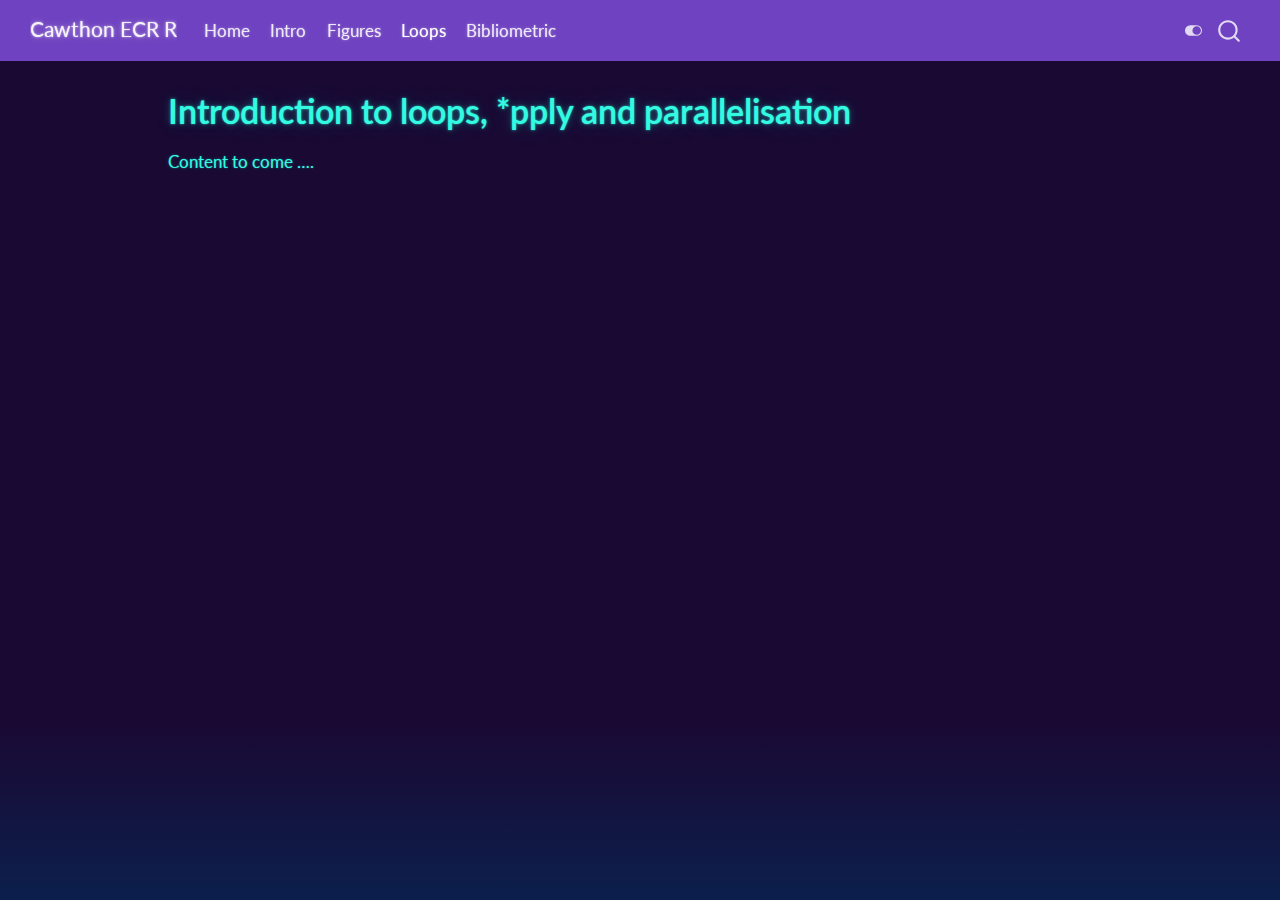
<file: docs/loops.html>
<!DOCTYPE html>
<html xmlns="http://www.w3.org/1999/xhtml" lang="en" xml:lang="en"><head>

<meta charset="utf-8">
<meta name="generator" content="quarto-1.4.553">

<meta name="viewport" content="width=device-width, initial-scale=1.0, user-scalable=yes">


<title>Cawthon ECR R - Introduction to loops, *pply and parallelisation</title>
<style>
code{white-space: pre-wrap;}
span.smallcaps{font-variant: small-caps;}
div.columns{display: flex; gap: min(4vw, 1.5em);}
div.column{flex: auto; overflow-x: auto;}
div.hanging-indent{margin-left: 1.5em; text-indent: -1.5em;}
ul.task-list{list-style: none;}
ul.task-list li input[type="checkbox"] {
  width: 0.8em;
  margin: 0 0.8em 0.2em -1em; /* quarto-specific, see https://github.com/quarto-dev/quarto-cli/issues/4556 */ 
  vertical-align: middle;
}
</style>


<script src="site_libs/quarto-nav/quarto-nav.js"></script>
<script src="site_libs/quarto-nav/headroom.min.js"></script>
<script src="site_libs/clipboard/clipboard.min.js"></script>
<script src="site_libs/quarto-search/autocomplete.umd.js"></script>
<script src="site_libs/quarto-search/fuse.min.js"></script>
<script src="site_libs/quarto-search/quarto-search.js"></script>
<meta name="quarto:offset" content="./">
<script src="site_libs/quarto-html/quarto.js"></script>
<script src="site_libs/quarto-html/popper.min.js"></script>
<script src="site_libs/quarto-html/tippy.umd.min.js"></script>
<script src="site_libs/quarto-html/anchor.min.js"></script>
<link href="site_libs/quarto-html/tippy.css" rel="stylesheet">
<link href="site_libs/quarto-html/quarto-syntax-highlighting.css" rel="stylesheet" class="quarto-color-scheme" id="quarto-text-highlighting-styles">
<link href="site_libs/quarto-html/quarto-syntax-highlighting-dark.css" rel="stylesheet" class="quarto-color-scheme quarto-color-alternate" id="quarto-text-highlighting-styles">
<script src="site_libs/bootstrap/bootstrap.min.js"></script>
<link href="site_libs/bootstrap/bootstrap-icons.css" rel="stylesheet">
<link href="site_libs/bootstrap/bootstrap.min.css" rel="stylesheet" class="quarto-color-scheme" id="quarto-bootstrap" data-mode="light">
<link href="site_libs/bootstrap/bootstrap-dark.min.css" rel="stylesheet" class="quarto-color-scheme quarto-color-alternate" id="quarto-bootstrap" data-mode="dark">
<script id="quarto-search-options" type="application/json">{
  "location": "navbar",
  "copy-button": false,
  "collapse-after": 3,
  "panel-placement": "end",
  "type": "overlay",
  "limit": 50,
  "keyboard-shortcut": [
    "f",
    "/",
    "s"
  ],
  "show-item-context": false,
  "language": {
    "search-no-results-text": "No results",
    "search-matching-documents-text": "matching documents",
    "search-copy-link-title": "Copy link to search",
    "search-hide-matches-text": "Hide additional matches",
    "search-more-match-text": "more match in this document",
    "search-more-matches-text": "more matches in this document",
    "search-clear-button-title": "Clear",
    "search-text-placeholder": "",
    "search-detached-cancel-button-title": "Cancel",
    "search-submit-button-title": "Submit",
    "search-label": "Search"
  }
}</script>


<link rel="stylesheet" href="styles.css">
</head>

<body class="nav-fixed">

<div id="quarto-search-results"></div>
  <header id="quarto-header" class="headroom fixed-top">
    <nav class="navbar navbar-expand-lg " data-bs-theme="dark">
      <div class="navbar-container container-fluid">
      <div class="navbar-brand-container mx-auto">
    <a class="navbar-brand" href="./index.html">
    <span class="navbar-title">Cawthon ECR R</span>
    </a>
  </div>
            <div id="quarto-search" class="" title="Search"></div>
          <button class="navbar-toggler" type="button" data-bs-toggle="collapse" data-bs-target="#navbarCollapse" aria-controls="navbarCollapse" aria-expanded="false" aria-label="Toggle navigation" onclick="if (window.quartoToggleHeadroom) { window.quartoToggleHeadroom(); }">
  <span class="navbar-toggler-icon"></span>
</button>
          <div class="collapse navbar-collapse" id="navbarCollapse">
            <ul class="navbar-nav navbar-nav-scroll me-auto">
  <li class="nav-item">
    <a class="nav-link" href="./index.html"> 
<span class="menu-text">Home</span></a>
  </li>  
  <li class="nav-item">
    <a class="nav-link" href="./intro.html"> 
<span class="menu-text">Intro</span></a>
  </li>  
  <li class="nav-item">
    <a class="nav-link" href="./ggplot.html"> 
<span class="menu-text">Figures</span></a>
  </li>  
  <li class="nav-item">
    <a class="nav-link active" href="./loops.html" aria-current="page"> 
<span class="menu-text">Loops</span></a>
  </li>  
  <li class="nav-item">
    <a class="nav-link" href="./bibliometric.html"> 
<span class="menu-text">Bibliometric</span></a>
  </li>  
</ul>
          </div> <!-- /navcollapse -->
          <div class="quarto-navbar-tools">
  <a href="" class="quarto-color-scheme-toggle quarto-navigation-tool  px-1" onclick="window.quartoToggleColorScheme(); return false;" title="Toggle dark mode"><i class="bi"></i></a>
</div>
      </div> <!-- /container-fluid -->
    </nav>
</header>
<!-- content -->
<div id="quarto-content" class="quarto-container page-columns page-rows-contents page-layout-article page-navbar">
<!-- sidebar -->
<!-- margin-sidebar -->
    <div id="quarto-margin-sidebar" class="sidebar margin-sidebar">
        
    </div>
<!-- main -->
<main class="content" id="quarto-document-content">

<header id="title-block-header" class="quarto-title-block default">
<div class="quarto-title">
<h1 class="title">Introduction to loops, *pply and parallelisation</h1>
</div>



<div class="quarto-title-meta">

    
  
    
  </div>
  


</header>


<p>Content to come ….</p>



</main> <!-- /main -->
<script id="quarto-html-after-body" type="application/javascript">
window.document.addEventListener("DOMContentLoaded", function (event) {
  const toggleBodyColorMode = (bsSheetEl) => {
    const mode = bsSheetEl.getAttribute("data-mode");
    const bodyEl = window.document.querySelector("body");
    if (mode === "dark") {
      bodyEl.classList.add("quarto-dark");
      bodyEl.classList.remove("quarto-light");
    } else {
      bodyEl.classList.add("quarto-light");
      bodyEl.classList.remove("quarto-dark");
    }
  }
  const toggleBodyColorPrimary = () => {
    const bsSheetEl = window.document.querySelector("link#quarto-bootstrap");
    if (bsSheetEl) {
      toggleBodyColorMode(bsSheetEl);
    }
  }
  toggleBodyColorPrimary();  
  const disableStylesheet = (stylesheets) => {
    for (let i=0; i < stylesheets.length; i++) {
      const stylesheet = stylesheets[i];
      stylesheet.rel = 'prefetch';
    }
  }
  const enableStylesheet = (stylesheets) => {
    for (let i=0; i < stylesheets.length; i++) {
      const stylesheet = stylesheets[i];
      stylesheet.rel = 'stylesheet';
    }
  }
  const manageTransitions = (selector, allowTransitions) => {
    const els = window.document.querySelectorAll(selector);
    for (let i=0; i < els.length; i++) {
      const el = els[i];
      if (allowTransitions) {
        el.classList.remove('notransition');
      } else {
        el.classList.add('notransition');
      }
    }
  }
  const toggleGiscusIfUsed = (isAlternate, darkModeDefault) => {
    const baseTheme = document.querySelector('#giscus-base-theme')?.value ?? 'light';
    const alternateTheme = document.querySelector('#giscus-alt-theme')?.value ?? 'dark';
    let newTheme = '';
    if(darkModeDefault) {
      newTheme = isAlternate ? baseTheme : alternateTheme;
    } else {
      newTheme = isAlternate ? alternateTheme : baseTheme;
    }
    const changeGiscusTheme = () => {
      // From: https://github.com/giscus/giscus/issues/336
      const sendMessage = (message) => {
        const iframe = document.querySelector('iframe.giscus-frame');
        if (!iframe) return;
        iframe.contentWindow.postMessage({ giscus: message }, 'https://giscus.app');
      }
      sendMessage({
        setConfig: {
          theme: newTheme
        }
      });
    }
    const isGiscussLoaded = window.document.querySelector('iframe.giscus-frame') !== null;
    if (isGiscussLoaded) {
      changeGiscusTheme();
    }
  }
  const toggleColorMode = (alternate) => {
    // Switch the stylesheets
    const alternateStylesheets = window.document.querySelectorAll('link.quarto-color-scheme.quarto-color-alternate');
    manageTransitions('#quarto-margin-sidebar .nav-link', false);
    if (alternate) {
      enableStylesheet(alternateStylesheets);
      for (const sheetNode of alternateStylesheets) {
        if (sheetNode.id === "quarto-bootstrap") {
          toggleBodyColorMode(sheetNode);
        }
      }
    } else {
      disableStylesheet(alternateStylesheets);
      toggleBodyColorPrimary();
    }
    manageTransitions('#quarto-margin-sidebar .nav-link', true);
    // Switch the toggles
    const toggles = window.document.querySelectorAll('.quarto-color-scheme-toggle');
    for (let i=0; i < toggles.length; i++) {
      const toggle = toggles[i];
      if (toggle) {
        if (alternate) {
          toggle.classList.add("alternate");     
        } else {
          toggle.classList.remove("alternate");
        }
      }
    }
    // Hack to workaround the fact that safari doesn't
    // properly recolor the scrollbar when toggling (#1455)
    if (navigator.userAgent.indexOf('Safari') > 0 && navigator.userAgent.indexOf('Chrome') == -1) {
      manageTransitions("body", false);
      window.scrollTo(0, 1);
      setTimeout(() => {
        window.scrollTo(0, 0);
        manageTransitions("body", true);
      }, 40);  
    }
  }
  const isFileUrl = () => { 
    return window.location.protocol === 'file:';
  }
  const hasAlternateSentinel = () => {  
    let styleSentinel = getColorSchemeSentinel();
    if (styleSentinel !== null) {
      return styleSentinel === "alternate";
    } else {
      return false;
    }
  }
  const setStyleSentinel = (alternate) => {
    const value = alternate ? "alternate" : "default";
    if (!isFileUrl()) {
      window.localStorage.setItem("quarto-color-scheme", value);
    } else {
      localAlternateSentinel = value;
    }
  }
  const getColorSchemeSentinel = () => {
    if (!isFileUrl()) {
      const storageValue = window.localStorage.getItem("quarto-color-scheme");
      return storageValue != null ? storageValue : localAlternateSentinel;
    } else {
      return localAlternateSentinel;
    }
  }
  const darkModeDefault = true;
  let localAlternateSentinel = darkModeDefault ? 'alternate' : 'default';
  // Dark / light mode switch
  window.quartoToggleColorScheme = () => {
    // Read the current dark / light value 
    let toAlternate = !hasAlternateSentinel();
    toggleColorMode(toAlternate);
    setStyleSentinel(toAlternate);
    toggleGiscusIfUsed(toAlternate, darkModeDefault);
  };
  // Ensure there is a toggle, if there isn't float one in the top right
  if (window.document.querySelector('.quarto-color-scheme-toggle') === null) {
    const a = window.document.createElement('a');
    a.classList.add('top-right');
    a.classList.add('quarto-color-scheme-toggle');
    a.href = "";
    a.onclick = function() { try { window.quartoToggleColorScheme(); } catch {} return false; };
    const i = window.document.createElement("i");
    i.classList.add('bi');
    a.appendChild(i);
    window.document.body.appendChild(a);
  }
  // Switch to dark mode if need be
  if (hasAlternateSentinel()) {
    toggleColorMode(true);
  } else {
    toggleColorMode(false);
  }
  const icon = "";
  const anchorJS = new window.AnchorJS();
  anchorJS.options = {
    placement: 'right',
    icon: icon
  };
  anchorJS.add('.anchored');
  const isCodeAnnotation = (el) => {
    for (const clz of el.classList) {
      if (clz.startsWith('code-annotation-')) {                     
        return true;
      }
    }
    return false;
  }
  const clipboard = new window.ClipboardJS('.code-copy-button', {
    text: function(trigger) {
      const codeEl = trigger.previousElementSibling.cloneNode(true);
      for (const childEl of codeEl.children) {
        if (isCodeAnnotation(childEl)) {
          childEl.remove();
        }
      }
      return codeEl.innerText;
    }
  });
  clipboard.on('success', function(e) {
    // button target
    const button = e.trigger;
    // don't keep focus
    button.blur();
    // flash "checked"
    button.classList.add('code-copy-button-checked');
    var currentTitle = button.getAttribute("title");
    button.setAttribute("title", "Copied!");
    let tooltip;
    if (window.bootstrap) {
      button.setAttribute("data-bs-toggle", "tooltip");
      button.setAttribute("data-bs-placement", "left");
      button.setAttribute("data-bs-title", "Copied!");
      tooltip = new bootstrap.Tooltip(button, 
        { trigger: "manual", 
          customClass: "code-copy-button-tooltip",
          offset: [0, -8]});
      tooltip.show();    
    }
    setTimeout(function() {
      if (tooltip) {
        tooltip.hide();
        button.removeAttribute("data-bs-title");
        button.removeAttribute("data-bs-toggle");
        button.removeAttribute("data-bs-placement");
      }
      button.setAttribute("title", currentTitle);
      button.classList.remove('code-copy-button-checked');
    }, 1000);
    // clear code selection
    e.clearSelection();
  });
    var localhostRegex = new RegExp(/^(?:http|https):\/\/localhost\:?[0-9]*\//);
    var mailtoRegex = new RegExp(/^mailto:/);
      var filterRegex = new RegExp('/' + window.location.host + '/');
    var isInternal = (href) => {
        return filterRegex.test(href) || localhostRegex.test(href) || mailtoRegex.test(href);
    }
    // Inspect non-navigation links and adorn them if external
 	var links = window.document.querySelectorAll('a[href]:not(.nav-link):not(.navbar-brand):not(.toc-action):not(.sidebar-link):not(.sidebar-item-toggle):not(.pagination-link):not(.no-external):not([aria-hidden]):not(.dropdown-item):not(.quarto-navigation-tool)');
    for (var i=0; i<links.length; i++) {
      const link = links[i];
      if (!isInternal(link.href)) {
        // undo the damage that might have been done by quarto-nav.js in the case of
        // links that we want to consider external
        if (link.dataset.originalHref !== undefined) {
          link.href = link.dataset.originalHref;
        }
      }
    }
  function tippyHover(el, contentFn, onTriggerFn, onUntriggerFn) {
    const config = {
      allowHTML: true,
      maxWidth: 500,
      delay: 100,
      arrow: false,
      appendTo: function(el) {
          return el.parentElement;
      },
      interactive: true,
      interactiveBorder: 10,
      theme: 'quarto',
      placement: 'bottom-start',
    };
    if (contentFn) {
      config.content = contentFn;
    }
    if (onTriggerFn) {
      config.onTrigger = onTriggerFn;
    }
    if (onUntriggerFn) {
      config.onUntrigger = onUntriggerFn;
    }
    window.tippy(el, config); 
  }
  const noterefs = window.document.querySelectorAll('a[role="doc-noteref"]');
  for (var i=0; i<noterefs.length; i++) {
    const ref = noterefs[i];
    tippyHover(ref, function() {
      // use id or data attribute instead here
      let href = ref.getAttribute('data-footnote-href') || ref.getAttribute('href');
      try { href = new URL(href).hash; } catch {}
      const id = href.replace(/^#\/?/, "");
      const note = window.document.getElementById(id);
      if (note) {
        return note.innerHTML;
      } else {
        return "";
      }
    });
  }
  const xrefs = window.document.querySelectorAll('a.quarto-xref');
  const processXRef = (id, note) => {
    // Strip column container classes
    const stripColumnClz = (el) => {
      el.classList.remove("page-full", "page-columns");
      if (el.children) {
        for (const child of el.children) {
          stripColumnClz(child);
        }
      }
    }
    stripColumnClz(note)
    if (id === null || id.startsWith('sec-')) {
      // Special case sections, only their first couple elements
      const container = document.createElement("div");
      if (note.children && note.children.length > 2) {
        container.appendChild(note.children[0].cloneNode(true));
        for (let i = 1; i < note.children.length; i++) {
          const child = note.children[i];
          if (child.tagName === "P" && child.innerText === "") {
            continue;
          } else {
            container.appendChild(child.cloneNode(true));
            break;
          }
        }
        if (window.Quarto?.typesetMath) {
          window.Quarto.typesetMath(container);
        }
        return container.innerHTML
      } else {
        if (window.Quarto?.typesetMath) {
          window.Quarto.typesetMath(note);
        }
        return note.innerHTML;
      }
    } else {
      // Remove any anchor links if they are present
      const anchorLink = note.querySelector('a.anchorjs-link');
      if (anchorLink) {
        anchorLink.remove();
      }
      if (window.Quarto?.typesetMath) {
        window.Quarto.typesetMath(note);
      }
      // TODO in 1.5, we should make sure this works without a callout special case
      if (note.classList.contains("callout")) {
        return note.outerHTML;
      } else {
        return note.innerHTML;
      }
    }
  }
  for (var i=0; i<xrefs.length; i++) {
    const xref = xrefs[i];
    tippyHover(xref, undefined, function(instance) {
      instance.disable();
      let url = xref.getAttribute('href');
      let hash = undefined; 
      if (url.startsWith('#')) {
        hash = url;
      } else {
        try { hash = new URL(url).hash; } catch {}
      }
      if (hash) {
        const id = hash.replace(/^#\/?/, "");
        const note = window.document.getElementById(id);
        if (note !== null) {
          try {
            const html = processXRef(id, note.cloneNode(true));
            instance.setContent(html);
          } finally {
            instance.enable();
            instance.show();
          }
        } else {
          // See if we can fetch this
          fetch(url.split('#')[0])
          .then(res => res.text())
          .then(html => {
            const parser = new DOMParser();
            const htmlDoc = parser.parseFromString(html, "text/html");
            const note = htmlDoc.getElementById(id);
            if (note !== null) {
              const html = processXRef(id, note);
              instance.setContent(html);
            } 
          }).finally(() => {
            instance.enable();
            instance.show();
          });
        }
      } else {
        // See if we can fetch a full url (with no hash to target)
        // This is a special case and we should probably do some content thinning / targeting
        fetch(url)
        .then(res => res.text())
        .then(html => {
          const parser = new DOMParser();
          const htmlDoc = parser.parseFromString(html, "text/html");
          const note = htmlDoc.querySelector('main.content');
          if (note !== null) {
            // This should only happen for chapter cross references
            // (since there is no id in the URL)
            // remove the first header
            if (note.children.length > 0 && note.children[0].tagName === "HEADER") {
              note.children[0].remove();
            }
            const html = processXRef(null, note);
            instance.setContent(html);
          } 
        }).finally(() => {
          instance.enable();
          instance.show();
        });
      }
    }, function(instance) {
    });
  }
      let selectedAnnoteEl;
      const selectorForAnnotation = ( cell, annotation) => {
        let cellAttr = 'data-code-cell="' + cell + '"';
        let lineAttr = 'data-code-annotation="' +  annotation + '"';
        const selector = 'span[' + cellAttr + '][' + lineAttr + ']';
        return selector;
      }
      const selectCodeLines = (annoteEl) => {
        const doc = window.document;
        const targetCell = annoteEl.getAttribute("data-target-cell");
        const targetAnnotation = annoteEl.getAttribute("data-target-annotation");
        const annoteSpan = window.document.querySelector(selectorForAnnotation(targetCell, targetAnnotation));
        const lines = annoteSpan.getAttribute("data-code-lines").split(",");
        const lineIds = lines.map((line) => {
          return targetCell + "-" + line;
        })
        let top = null;
        let height = null;
        let parent = null;
        if (lineIds.length > 0) {
            //compute the position of the single el (top and bottom and make a div)
            const el = window.document.getElementById(lineIds[0]);
            top = el.offsetTop;
            height = el.offsetHeight;
            parent = el.parentElement.parentElement;
          if (lineIds.length > 1) {
            const lastEl = window.document.getElementById(lineIds[lineIds.length - 1]);
            const bottom = lastEl.offsetTop + lastEl.offsetHeight;
            height = bottom - top;
          }
          if (top !== null && height !== null && parent !== null) {
            // cook up a div (if necessary) and position it 
            let div = window.document.getElementById("code-annotation-line-highlight");
            if (div === null) {
              div = window.document.createElement("div");
              div.setAttribute("id", "code-annotation-line-highlight");
              div.style.position = 'absolute';
              parent.appendChild(div);
            }
            div.style.top = top - 2 + "px";
            div.style.height = height + 4 + "px";
            div.style.left = 0;
            let gutterDiv = window.document.getElementById("code-annotation-line-highlight-gutter");
            if (gutterDiv === null) {
              gutterDiv = window.document.createElement("div");
              gutterDiv.setAttribute("id", "code-annotation-line-highlight-gutter");
              gutterDiv.style.position = 'absolute';
              const codeCell = window.document.getElementById(targetCell);
              const gutter = codeCell.querySelector('.code-annotation-gutter');
              gutter.appendChild(gutterDiv);
            }
            gutterDiv.style.top = top - 2 + "px";
            gutterDiv.style.height = height + 4 + "px";
          }
          selectedAnnoteEl = annoteEl;
        }
      };
      const unselectCodeLines = () => {
        const elementsIds = ["code-annotation-line-highlight", "code-annotation-line-highlight-gutter"];
        elementsIds.forEach((elId) => {
          const div = window.document.getElementById(elId);
          if (div) {
            div.remove();
          }
        });
        selectedAnnoteEl = undefined;
      };
        // Handle positioning of the toggle
    window.addEventListener(
      "resize",
      throttle(() => {
        elRect = undefined;
        if (selectedAnnoteEl) {
          selectCodeLines(selectedAnnoteEl);
        }
      }, 10)
    );
    function throttle(fn, ms) {
    let throttle = false;
    let timer;
      return (...args) => {
        if(!throttle) { // first call gets through
            fn.apply(this, args);
            throttle = true;
        } else { // all the others get throttled
            if(timer) clearTimeout(timer); // cancel #2
            timer = setTimeout(() => {
              fn.apply(this, args);
              timer = throttle = false;
            }, ms);
        }
      };
    }
      // Attach click handler to the DT
      const annoteDls = window.document.querySelectorAll('dt[data-target-cell]');
      for (const annoteDlNode of annoteDls) {
        annoteDlNode.addEventListener('click', (event) => {
          const clickedEl = event.target;
          if (clickedEl !== selectedAnnoteEl) {
            unselectCodeLines();
            const activeEl = window.document.querySelector('dt[data-target-cell].code-annotation-active');
            if (activeEl) {
              activeEl.classList.remove('code-annotation-active');
            }
            selectCodeLines(clickedEl);
            clickedEl.classList.add('code-annotation-active');
          } else {
            // Unselect the line
            unselectCodeLines();
            clickedEl.classList.remove('code-annotation-active');
          }
        });
      }
  const findCites = (el) => {
    const parentEl = el.parentElement;
    if (parentEl) {
      const cites = parentEl.dataset.cites;
      if (cites) {
        return {
          el,
          cites: cites.split(' ')
        };
      } else {
        return findCites(el.parentElement)
      }
    } else {
      return undefined;
    }
  };
  var bibliorefs = window.document.querySelectorAll('a[role="doc-biblioref"]');
  for (var i=0; i<bibliorefs.length; i++) {
    const ref = bibliorefs[i];
    const citeInfo = findCites(ref);
    if (citeInfo) {
      tippyHover(citeInfo.el, function() {
        var popup = window.document.createElement('div');
        citeInfo.cites.forEach(function(cite) {
          var citeDiv = window.document.createElement('div');
          citeDiv.classList.add('hanging-indent');
          citeDiv.classList.add('csl-entry');
          var biblioDiv = window.document.getElementById('ref-' + cite);
          if (biblioDiv) {
            citeDiv.innerHTML = biblioDiv.innerHTML;
          }
          popup.appendChild(citeDiv);
        });
        return popup.innerHTML;
      });
    }
  }
});
</script>
</div> <!-- /content -->




</body></html>
</file>
<file: docs/site_libs/quarto-html/tippy.css>
.tippy-box[data-animation=fade][data-state=hidden]{opacity:0}[data-tippy-root]{max-width:calc(100vw - 10px)}.tippy-box{position:relative;background-color:#333;color:#fff;border-radius:4px;font-size:14px;line-height:1.4;white-space:normal;outline:0;transition-property:transform,visibility,opacity}.tippy-box[data-placement^=top]>.tippy-arrow{bottom:0}.tippy-box[data-placement^=top]>.tippy-arrow:before{bottom:-7px;left:0;border-width:8px 8px 0;border-top-color:initial;transform-origin:center top}.tippy-box[data-placement^=bottom]>.tippy-arrow{top:0}.tippy-box[data-placement^=bottom]>.tippy-arrow:before{top:-7px;left:0;border-width:0 8px 8px;border-bottom-color:initial;transform-origin:center bottom}.tippy-box[data-placement^=left]>.tippy-arrow{right:0}.tippy-box[data-placement^=left]>.tippy-arrow:before{border-width:8px 0 8px 8px;border-left-color:initial;right:-7px;transform-origin:center left}.tippy-box[data-placement^=right]>.tippy-arrow{left:0}.tippy-box[data-placement^=right]>.tippy-arrow:before{left:-7px;border-width:8px 8px 8px 0;border-right-color:initial;transform-origin:center right}.tippy-box[data-inertia][data-state=visible]{transition-timing-function:cubic-bezier(.54,1.5,.38,1.11)}.tippy-arrow{width:16px;height:16px;color:#333}.tippy-arrow:before{content:"";position:absolute;border-color:transparent;border-style:solid}.tippy-content{position:relative;padding:5px 9px;z-index:1}
</file>
<file: docs/site_libs/quarto-html/quarto-syntax-highlighting.css>
/* quarto syntax highlight colors */
:root {
  --quarto-hl-ot-color: #003B4F;
  --quarto-hl-at-color: #657422;
  --quarto-hl-ss-color: #20794D;
  --quarto-hl-an-color: #5E5E5E;
  --quarto-hl-fu-color: #4758AB;
  --quarto-hl-st-color: #20794D;
  --quarto-hl-cf-color: #003B4F;
  --quarto-hl-op-color: #5E5E5E;
  --quarto-hl-er-color: #AD0000;
  --quarto-hl-bn-color: #AD0000;
  --quarto-hl-al-color: #AD0000;
  --quarto-hl-va-color: #111111;
  --quarto-hl-bu-color: inherit;
  --quarto-hl-ex-color: inherit;
  --quarto-hl-pp-color: #AD0000;
  --quarto-hl-in-color: #5E5E5E;
  --quarto-hl-vs-color: #20794D;
  --quarto-hl-wa-color: #5E5E5E;
  --quarto-hl-do-color: #5E5E5E;
  --quarto-hl-im-color: #00769E;
  --quarto-hl-ch-color: #20794D;
  --quarto-hl-dt-color: #AD0000;
  --quarto-hl-fl-color: #AD0000;
  --quarto-hl-co-color: #5E5E5E;
  --quarto-hl-cv-color: #5E5E5E;
  --quarto-hl-cn-color: #8f5902;
  --quarto-hl-sc-color: #5E5E5E;
  --quarto-hl-dv-color: #AD0000;
  --quarto-hl-kw-color: #003B4F;
}

/* other quarto variables */
:root {
  --quarto-font-monospace: SFMono-Regular, Menlo, Monaco, Consolas, "Liberation Mono", "Courier New", monospace;
}

pre > code.sourceCode > span {
  color: #003B4F;
}

code span {
  color: #003B4F;
}

code.sourceCode > span {
  color: #003B4F;
}

div.sourceCode,
div.sourceCode pre.sourceCode {
  color: #003B4F;
}

code span.ot {
  color: #003B4F;
  font-style: inherit;
}

code span.at {
  color: #657422;
  font-style: inherit;
}

code span.ss {
  color: #20794D;
  font-style: inherit;
}

code span.an {
  color: #5E5E5E;
  font-style: inherit;
}

code span.fu {
  color: #4758AB;
  font-style: inherit;
}

code span.st {
  color: #20794D;
  font-style: inherit;
}

code span.cf {
  color: #003B4F;
  font-weight: bold;
  font-style: inherit;
}

code span.op {
  color: #5E5E5E;
  font-style: inherit;
}

code span.er {
  color: #AD0000;
  font-style: inherit;
}

code span.bn {
  color: #AD0000;
  font-style: inherit;
}

code span.al {
  color: #AD0000;
  font-style: inherit;
}

code span.va {
  color: #111111;
  font-style: inherit;
}

code span.bu {
  font-style: inherit;
}

code span.ex {
  font-style: inherit;
}

code span.pp {
  color: #AD0000;
  font-style: inherit;
}

code span.in {
  color: #5E5E5E;
  font-style: inherit;
}

code span.vs {
  color: #20794D;
  font-style: inherit;
}

code span.wa {
  color: #5E5E5E;
  font-style: italic;
}

code span.do {
  color: #5E5E5E;
  font-style: italic;
}

code span.im {
  color: #00769E;
  font-style: inherit;
}

code span.ch {
  color: #20794D;
  font-style: inherit;
}

code span.dt {
  color: #AD0000;
  font-style: inherit;
}

code span.fl {
  color: #AD0000;
  font-style: inherit;
}

code span.co {
  color: #5E5E5E;
  font-style: inherit;
}

code span.cv {
  color: #5E5E5E;
  font-style: italic;
}

code span.cn {
  color: #8f5902;
  font-style: inherit;
}

code span.sc {
  color: #5E5E5E;
  font-style: inherit;
}

code span.dv {
  color: #AD0000;
  font-style: inherit;
}

code span.kw {
  color: #003B4F;
  font-weight: bold;
  font-style: inherit;
}

.prevent-inlining {
  content: "</";
}

/*# sourceMappingURL=debc5d5d77c3f9108843748ff7464032.css.map */
</file>
<file: docs/site_libs/quarto-html/quarto-syntax-highlighting-dark.css>
/* quarto syntax highlight colors */
:root {
  --quarto-hl-al-color: #f07178;
  --quarto-hl-an-color: #d4d0ab;
  --quarto-hl-at-color: #00e0e0;
  --quarto-hl-bn-color: #d4d0ab;
  --quarto-hl-bu-color: #abe338;
  --quarto-hl-ch-color: #abe338;
  --quarto-hl-co-color: #f8f8f2;
  --quarto-hl-cv-color: #ffd700;
  --quarto-hl-cn-color: #ffd700;
  --quarto-hl-cf-color: #ffa07a;
  --quarto-hl-dt-color: #ffa07a;
  --quarto-hl-dv-color: #d4d0ab;
  --quarto-hl-do-color: #f8f8f2;
  --quarto-hl-er-color: #f07178;
  --quarto-hl-ex-color: #00e0e0;
  --quarto-hl-fl-color: #d4d0ab;
  --quarto-hl-fu-color: #ffa07a;
  --quarto-hl-im-color: #abe338;
  --quarto-hl-in-color: #d4d0ab;
  --quarto-hl-kw-color: #ffa07a;
  --quarto-hl-op-color: #ffa07a;
  --quarto-hl-ot-color: #00e0e0;
  --quarto-hl-pp-color: #dcc6e0;
  --quarto-hl-re-color: #00e0e0;
  --quarto-hl-sc-color: #abe338;
  --quarto-hl-ss-color: #abe338;
  --quarto-hl-st-color: #abe338;
  --quarto-hl-va-color: #00e0e0;
  --quarto-hl-vs-color: #abe338;
  --quarto-hl-wa-color: #dcc6e0;
}

/* other quarto variables */
:root {
  --quarto-font-monospace: SFMono-Regular, Menlo, Monaco, Consolas, "Liberation Mono", "Courier New", monospace;
}

code span.al {
  background-color: #2a0f15;
  font-weight: bold;
  color: #f07178;
}

code span.an {
  color: #d4d0ab;
}

code span.at {
  color: #00e0e0;
}

code span.bn {
  color: #d4d0ab;
}

code span.bu {
  color: #abe338;
}

code span.ch {
  color: #abe338;
}

code span.co {
  font-style: italic;
  color: #f8f8f2;
}

code span.cv {
  color: #ffd700;
}

code span.cn {
  color: #ffd700;
}

code span.cf {
  font-weight: bold;
  color: #ffa07a;
}

code span.dt {
  color: #ffa07a;
}

code span.dv {
  color: #d4d0ab;
}

code span.do {
  color: #f8f8f2;
}

code span.er {
  color: #f07178;
  text-decoration: underline;
}

code span.ex {
  font-weight: bold;
  color: #00e0e0;
}

code span.fl {
  color: #d4d0ab;
}

code span.fu {
  color: #ffa07a;
}

code span.im {
  color: #abe338;
}

code span.in {
  color: #d4d0ab;
}

code span.kw {
  font-weight: bold;
  color: #ffa07a;
}

pre > code.sourceCode > span {
  color: #f8f8f2;
}

code span {
  color: #f8f8f2;
}

code.sourceCode > span {
  color: #f8f8f2;
}

div.sourceCode,
div.sourceCode pre.sourceCode {
  color: #f8f8f2;
}

code span.op {
  color: #ffa07a;
}

code span.ot {
  color: #00e0e0;
}

code span.pp {
  color: #dcc6e0;
}

code span.re {
  background-color: #f8f8f2;
  color: #00e0e0;
}

code span.sc {
  color: #abe338;
}

code span.ss {
  color: #abe338;
}

code span.st {
  color: #abe338;
}

code span.va {
  color: #00e0e0;
}

code span.vs {
  color: #abe338;
}

code span.wa {
  color: #dcc6e0;
}

.prevent-inlining {
  content: "</";
}

/*# sourceMappingURL=935a306eefa94366c21e1a970dddb765.css.map */
</file>
<file: docs/styles.css>
/* css styles */
</file>
